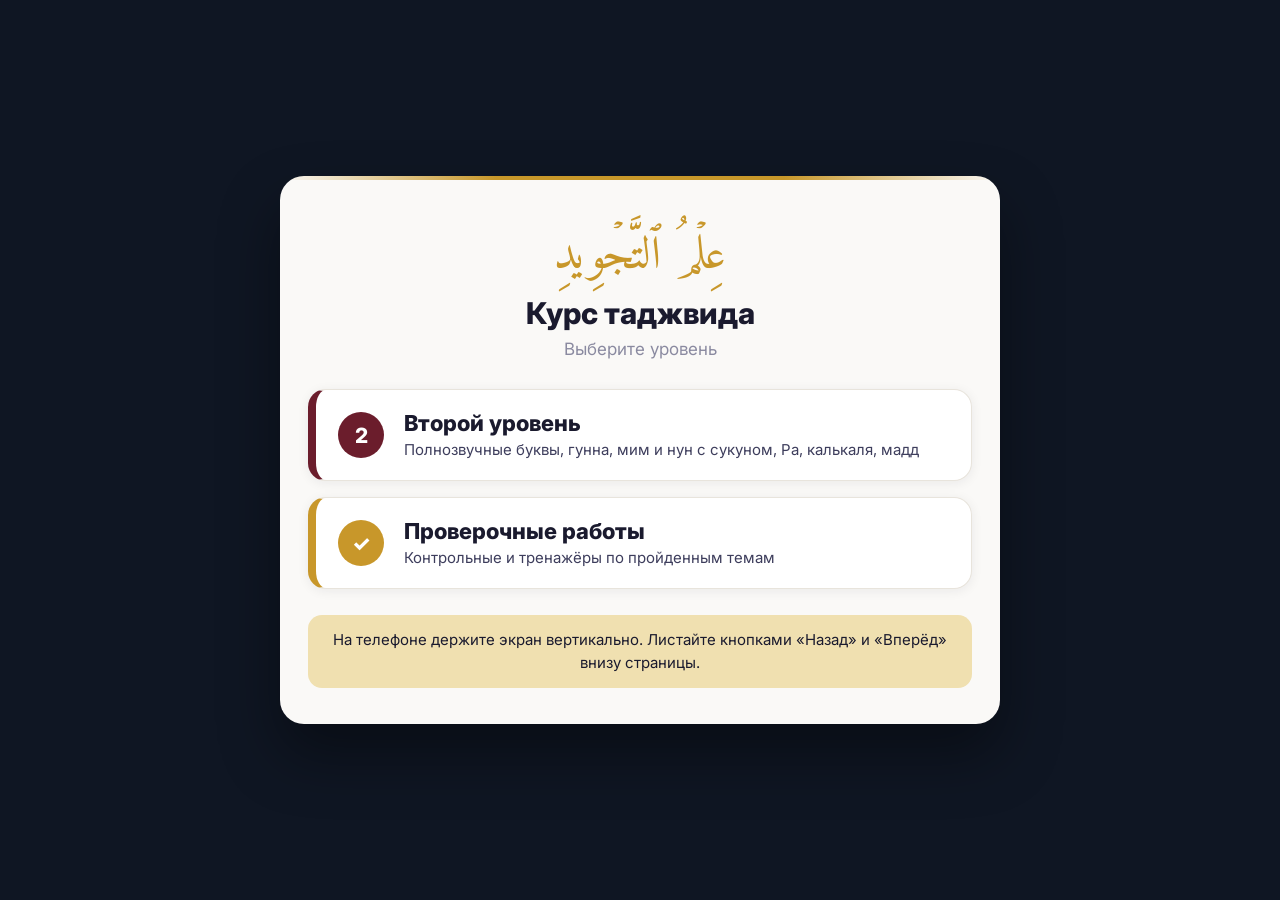
<file: index.html>
<!DOCTYPE html>
<html lang="ru">
<head>
<meta charset="UTF-8">
<meta name="viewport" content="width=device-width, initial-scale=1.0, viewport-fit=cover">
<meta name="color-scheme" content="light only">
<meta name="description" content="Интерактивные уроки таджвида: правила чтения Корана с примерами из сур.">
<meta property="og:type" content="website">
<meta property="og:title" content="Курс таджвида">
<meta property="og:description" content="Правила чтения Корана">
<meta property="og:url" content="https://dzhos7465-dotcom.github.io/tajweed-kurs/">
<meta property="og:image" content="https://dzhos7465-dotcom.github.io/tajweed-kurs/preview.jpg">
<meta property="og:image:width" content="1200">
<meta property="og:image:height" content="630">
<meta property="og:image:type" content="image/jpeg">
<meta name="twitter:card" content="summary_large_image">
<meta name="twitter:image" content="https://dzhos7465-dotcom.github.io/tajweed-kurs/preview.jpg">
<title>Курс таджвида</title>
<link href="https://fonts.googleapis.com/css2?family=Inter:wght@400;600;800&family=Amiri:wght@700&display=swap" rel="stylesheet">
<style>
:root{--ink:#1a1a2e;--ink-mid:#3d3d5c;--ink-soft:#8a8aa0;--accent:#1e3a5f;--gold:#c8972a;--gold-light:#f0e0b0;--heavy:#6B1D2C;--bg:#faf9f7}
*{box-sizing:border-box;margin:0;padding:0}
body{background:#0f1623;font-family:Inter,-apple-system,sans-serif;min-height:100vh;display:flex;align-items:center;justify-content:center;padding:24px 16px}
.wrap{background:var(--bg);border-radius:24px;max-width:720px;width:100%;padding:44px 28px 36px;position:relative;overflow:hidden;box-shadow:0 30px 60px rgba(0,0,0,.4)}
.wrap::before{content:'';position:absolute;top:0;left:0;right:0;height:4px;background:linear-gradient(90deg,transparent,var(--gold) 30%,var(--gold) 70%,transparent)}
.ar{font-family:Amiri,serif;font-size:46px;color:var(--gold);text-align:center;direction:rtl;line-height:1.6}
h1{font-size:30px;font-weight:800;color:var(--ink);text-align:center;margin-top:2px}
.sub{font-size:17px;color:var(--ink-soft);text-align:center;margin-top:8px}
.cards{display:flex;flex-direction:column;gap:16px;margin-top:30px}
a.card{display:flex;align-items:center;gap:20px;text-decoration:none;background:#fff;border:1.5px solid #e8e4dc;border-left:8px solid var(--heavy);border-radius:18px;padding:20px 22px;box-shadow:0 2px 12px rgba(26,26,46,.07);transition:transform .15s}
a.card:hover{transform:translateY(-3px)}
a.card.one{border-left-color:var(--accent)}
a.card.test{border-left-color:var(--gold)}
.test .num{background:var(--gold)}
.num{flex:0 0 46px;height:46px;border-radius:50%;background:var(--heavy);color:#fff;font-weight:800;font-size:21px;display:flex;align-items:center;justify-content:center}
.one .num{background:var(--accent)}
.t{font-size:22px;font-weight:800;color:var(--ink)}
.d{font-size:15px;color:var(--ink-mid);margin-top:3px;line-height:1.4}
.note{margin-top:26px;background:var(--gold-light);border-radius:14px;padding:14px 18px;font-size:15px;color:var(--ink);line-height:1.5;text-align:center}
</style>
</head>
<body>
<div class="wrap">
<div class="ar">عِلۡمُ ٱلتَّجۡوِيدِ</div>
<h1>Курс таджвида</h1>
<div class="sub">Выберите уровень</div>
<div class="cards">
<!--KURS1-->
<a class="card" href="kurs-2.html"><div class="num">2</div><div><div class="t">Второй уровень</div><div class="d">Полнозвучные буквы, гунна, мим и нун с сукуном, Ра, калькаля, мадд</div></div></a>
<a class="card test" href="proverka/"><div class="num">✓</div><div><div class="t">Проверочные работы</div><div class="d">Контрольные и тренажёры по пройденным темам</div></div></a>
</div>
<div class="note">На телефоне держите экран вертикально. Листайте кнопками «Назад» и «Вперёд» внизу страницы.</div>
</div>
</body>
</html>
</file>
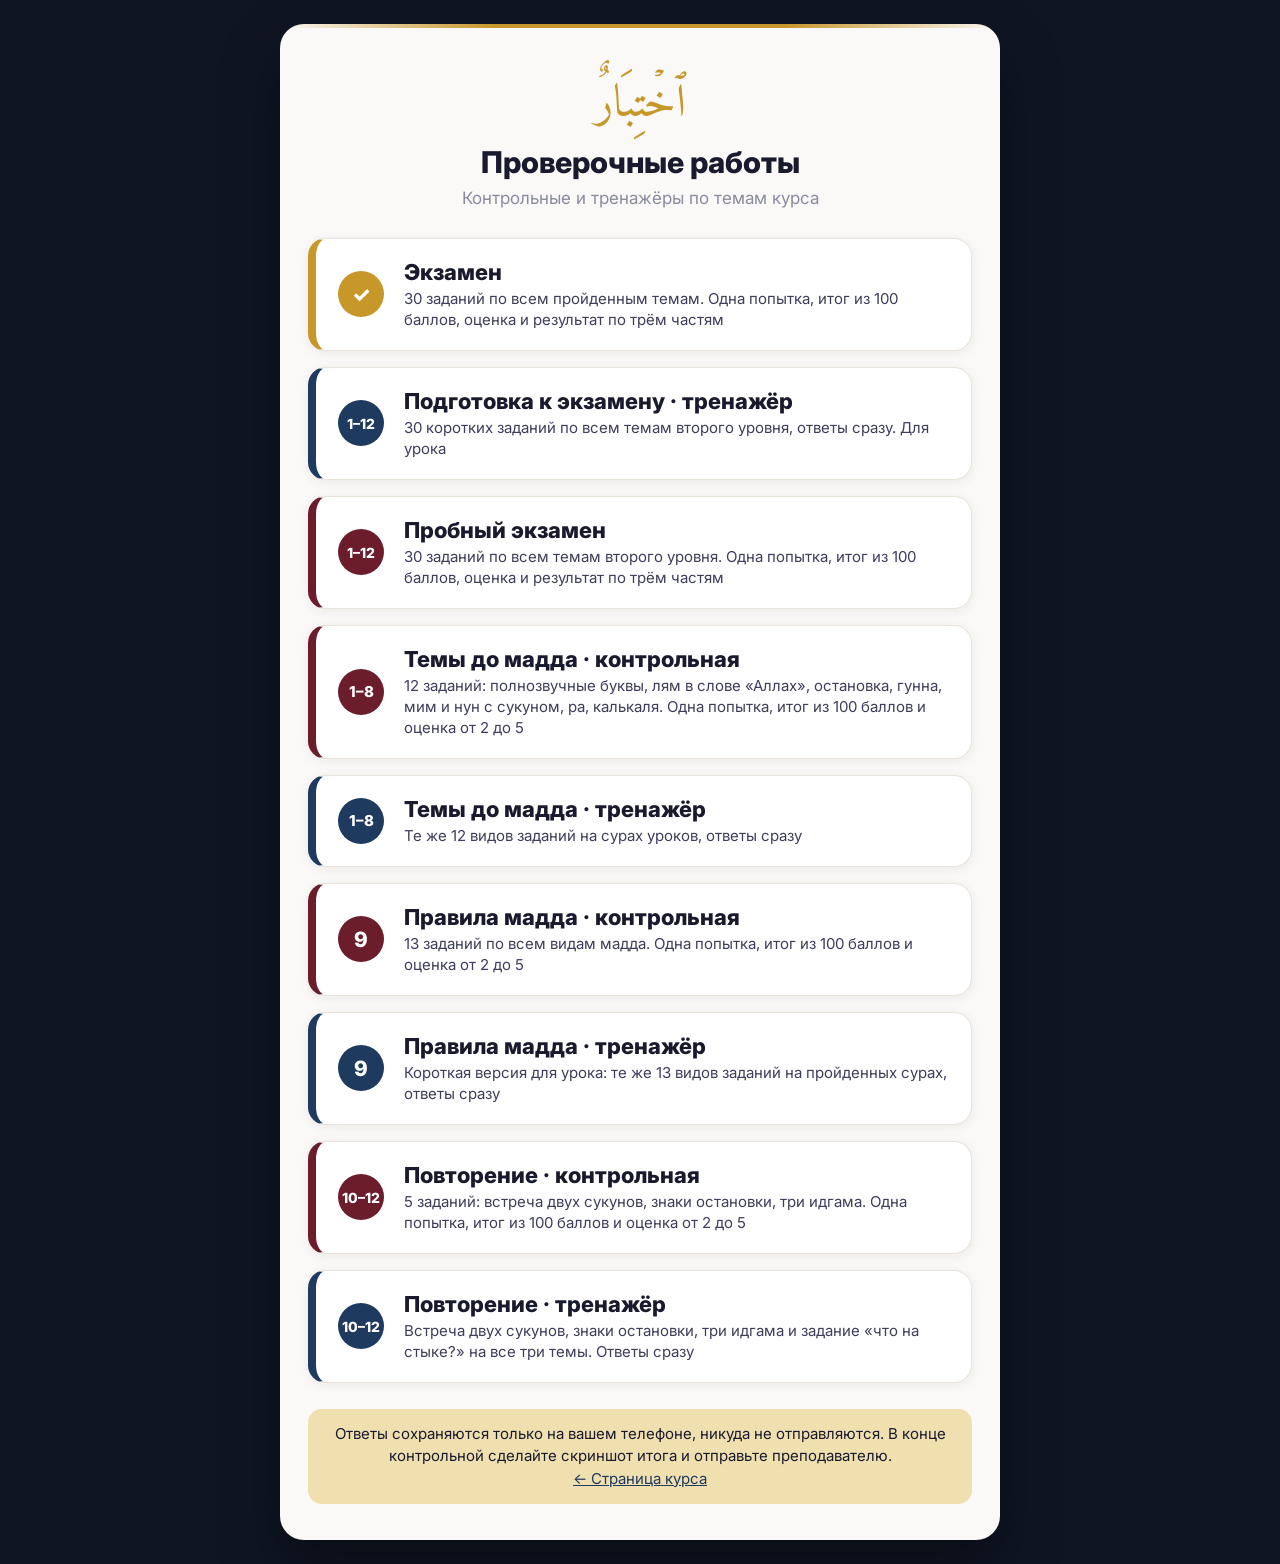
<file: proverka/index.html>
<!DOCTYPE html>
<html lang="ru">
<head>
<meta charset="UTF-8">
<meta name="viewport" content="width=device-width, initial-scale=1.0, viewport-fit=cover">
<meta name="color-scheme" content="light only">
<meta name="description" content="Интерактивные уроки таджвида: правила чтения Корана с примерами из сур.">
<meta property="og:type" content="website">
<meta property="og:title" content="Курс таджвида">
<meta property="og:description" content="Интерактивные уроки · правила чтения Корана">
<meta property="og:url" content="https://dzhos7465-dotcom.github.io/tajweed-kurs/">
<meta property="og:image" content="https://dzhos7465-dotcom.github.io/tajweed-kurs/preview.jpg">
<meta property="og:image:width" content="1200">
<meta property="og:image:height" content="630">
<meta name="twitter:card" content="summary_large_image">
<meta name="twitter:image" content="https://dzhos7465-dotcom.github.io/tajweed-kurs/preview.jpg">
<title>Проверочные работы</title>
<link href="https://fonts.googleapis.com/css2?family=Inter:wght@400;600;800&family=Amiri:wght@700&display=swap" rel="stylesheet">
<style>
:root{--ink:#1a1a2e;--ink-mid:#3d3d5c;--ink-soft:#8a8aa0;--accent:#1e3a5f;--gold:#c8972a;--gold-light:#f0e0b0;--heavy:#6B1D2C;--bg:#faf9f7}
*{box-sizing:border-box;margin:0;padding:0}
body{background:#0f1623;font-family:Inter,-apple-system,sans-serif;min-height:100vh;display:flex;align-items:center;justify-content:center;padding:24px 16px}
.wrap{background:var(--bg);border-radius:24px;max-width:720px;width:100%;padding:44px 28px 36px;position:relative;overflow:hidden;box-shadow:0 30px 60px rgba(0,0,0,.4)}
.wrap::before{content:'';position:absolute;top:0;left:0;right:0;height:4px;background:linear-gradient(90deg,transparent,var(--gold) 30%,var(--gold) 70%,transparent)}
.ar{font-family:Amiri,serif;font-size:46px;color:var(--gold);text-align:center;direction:rtl;line-height:1.6}
h1{font-size:30px;font-weight:800;color:var(--ink);text-align:center;margin-top:2px}
.sub{font-size:17px;color:var(--ink-soft);text-align:center;margin-top:8px}
.cards{display:flex;flex-direction:column;gap:16px;margin-top:30px}
a.card{display:flex;align-items:center;gap:20px;text-decoration:none;background:#fff;border:1.5px solid #e8e4dc;border-left:8px solid var(--heavy);border-radius:18px;padding:20px 22px;box-shadow:0 2px 12px rgba(26,26,46,.07);transition:transform .15s}
a.card:hover{transform:translateY(-3px)}
a.card.one{border-left-color:var(--accent)}
.num{flex:0 0 46px;height:46px;border-radius:50%;background:var(--heavy);color:#fff;font-weight:800;font-size:21px;display:flex;align-items:center;justify-content:center}
.one .num{background:var(--accent)}
.t{font-size:22px;font-weight:800;color:var(--ink)}
.d{font-size:15px;color:var(--ink-mid);margin-top:3px;line-height:1.4}
.note{margin-top:26px;background:var(--gold-light);border-radius:14px;padding:14px 18px;font-size:15px;color:var(--ink);line-height:1.5;text-align:center}
</style>
</head>
<body>
<div class="wrap">
<div class="ar">ٱخۡتِبَارٌ</div>
<h1>Проверочные работы</h1>
<div class="sub">Контрольные и тренажёры по темам курса</div>
<div class="cards">
<!--PROVERKA-->
<a class="card" href="ekzamen.html" style="border-left-color:var(--gold)"><div class="num" style="background:var(--gold)">✓</div><div><div class="t">Экзамен</div><div class="d">30 заданий по всем пройденным темам. Одна попытка, итог из 100 баллов, оценка и результат по трём частям</div></div></a>
<a class="card one" href="probnyj-trenazher.html"><div class="num" style="font-size:14px">1–12</div><div><div class="t">Подготовка к экзамену · тренажёр</div><div class="d">30 коротких заданий по всем темам второго уровня, ответы сразу. Для урока</div></div></a>
<a class="card" href="probnyj-kontrolnaya.html"><div class="num" style="font-size:14px">1–12</div><div><div class="t">Пробный экзамен</div><div class="d">30 заданий по всем темам второго уровня. Одна попытка, итог из 100 баллов, оценка и результат по трём частям</div></div></a>
<a class="card" href="do-madda-kontrolnaya.html"><div class="num" style="font-size:15px">1–8</div><div><div class="t">Темы до мадда · контрольная</div><div class="d">12 заданий: полнозвучные буквы, лям в слове «Аллах», остановка, гунна, мим и нун с сукуном, ра, калькаля. Одна попытка, итог из 100 баллов и оценка от 2 до 5</div></div></a>
<a class="card one" href="do-madda-trenazher.html"><div class="num" style="font-size:15px">1–8</div><div><div class="t">Темы до мадда · тренажёр</div><div class="d">Те же 12 видов заданий на сурах уроков, ответы сразу</div></div></a>
<a class="card" href="madd-kontrolnaya.html"><div class="num">9</div><div><div class="t">Правила мадда · контрольная</div><div class="d">13 заданий по всем видам мадда. Одна попытка, итог из 100 баллов и оценка от 2 до 5</div></div></a>
<a class="card one" href="madd-trenazher.html"><div class="num">9</div><div><div class="t">Правила мадда · тренажёр</div><div class="d">Короткая версия для урока: те же 13 видов заданий на пройденных сурах, ответы сразу</div></div></a>
<a class="card" href="povtor-kontrolnaya.html"><div class="num" style="font-size:14px">10–12</div><div><div class="t">Повторение · контрольная</div><div class="d">5 заданий: встреча двух сукунов, знаки остановки, три идгама. Одна попытка, итог из 100 баллов и оценка от 2 до 5</div></div></a>
<a class="card one" href="povtor-trenazher.html"><div class="num" style="font-size:14px">10–12</div><div><div class="t">Повторение · тренажёр</div><div class="d">Встреча двух сукунов, знаки остановки, три идгама и задание «что на стыке?» на все три темы. Ответы сразу</div></div></a>
</div>
<div class="note">Ответы сохраняются только на вашем телефоне, никуда не отправляются. В конце контрольной сделайте скриншот итога и отправьте преподавателю.<br><a href="../" style="color:var(--accent)">← Страница курса</a></div>
</div>
</body>
</html>
</file>
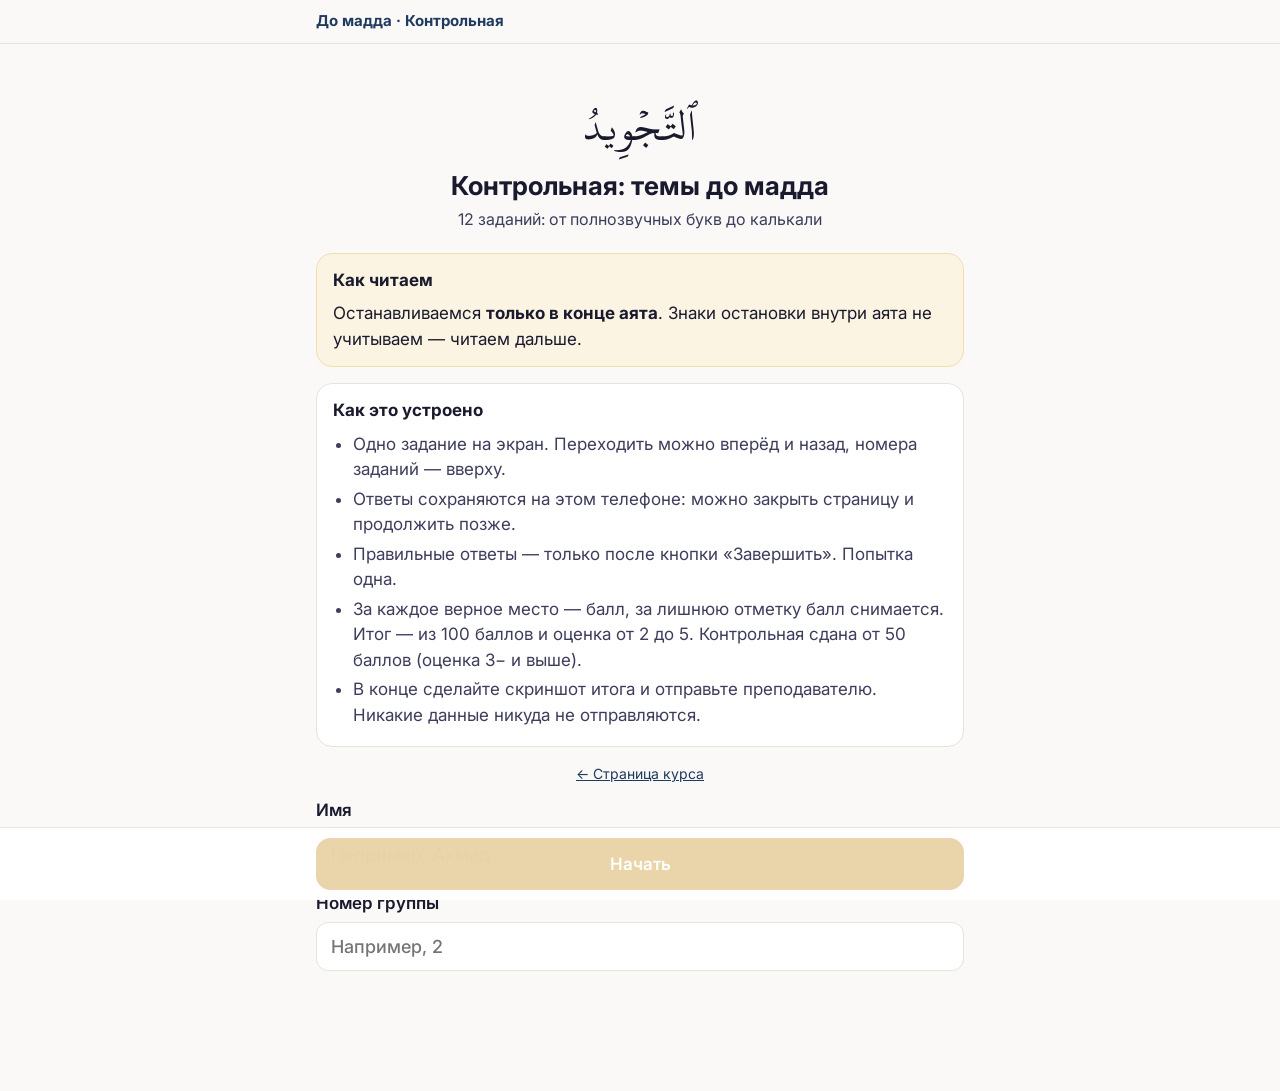
<file: proverka/do-madda-kontrolnaya.html>
<!DOCTYPE html>
<html lang="ru">
<head>
<meta charset="utf-8">
<meta name="viewport" content="width=device-width, initial-scale=1, viewport-fit=cover">
<meta name="color-scheme" content="light only">
<title>Контрольная: темы до мадда</title>
<link rel="preconnect" href="https://fonts.googleapis.com">
<link href="https://fonts.googleapis.com/css2?family=Inter:wght@400;500;600;700&display=swap" rel="stylesheet">
<style>
@font-face{font-family:'Hand';font-weight:700;font-display:block;src:url([data-uri]) format('woff2')}

@font-face{font-family:'KFGQPC Hafs';font-display:block;src:url([data-uri]) format('woff2')}
:root{color-scheme:light only;--ink:#1a1a2e;--ink-mid:#3d3d5c;--ink-soft:#8a8aa0;--accent:#1e3a5f;--gold:#c8972a;--gold-light:#f0e0b0;--gold-bg:#fbf4e2;
--ok:#2e7d4f;--ok-bg:#e3f2e8;--bad:#c0392b;--bad-bg:#fbe5e2;--grey:#b9b9c6;--line:#e7e3da;--bg:#faf9f7;--card:#fff;
--font-ui:'Inter',system-ui,-apple-system,'Segoe UI',Roboto,sans-serif;--font-ar:'KFGQPC Hafs','Amiri',serif}
*{box-sizing:border-box;-webkit-tap-highlight-color:transparent}
html{-webkit-text-size-adjust:100%;text-size-adjust:100%}
body{margin:0;background:var(--bg);color:var(--ink);font:400 17px/1.5 var(--font-ui)}
button{font-family:inherit;color:inherit}
.wrap{max-width:680px;margin:0 auto;padding:0 16px}
/* шапка */
.top{position:sticky;top:0;z-index:20;background:rgba(250,249,247,.96);backdrop-filter:blur(6px);border-bottom:1px solid var(--line);padding-top:env(safe-area-inset-top)}
.top .wrap{padding-top:10px;padding-bottom:10px}
.top-row{display:flex;align-items:center;justify-content:space-between;gap:10px}
.top-ttl{font-weight:700;font-size:15px;color:var(--accent);white-space:nowrap;overflow:hidden;text-overflow:ellipsis}
.clk{color:var(--accent);font-variant-numeric:tabular-nums}
.top-cnt{font-weight:600;font-size:15px;color:var(--ink-mid);white-space:nowrap}
.prog{height:5px;border-radius:3px;background:var(--line);margin-top:8px;overflow:hidden}
.prog i{display:block;height:100%;background:var(--gold);border-radius:3px;transition:width .3s}
.dots{position:relative;display:flex;gap:4px;margin-top:9px;overflow-x:auto;-webkit-overflow-scrolling:touch;scrollbar-width:none;padding-bottom:2px}
.dots::-webkit-scrollbar{display:none}
.dot{flex:0 0 30px;height:26px;border-radius:13px;border:1.5px solid var(--line);background:#fff;font:600 12px var(--font-ui);color:var(--ink-soft);padding:0;cursor:pointer}
.dot.done{background:var(--gold-light);border-color:var(--gold);color:var(--ink)}
.dot.cur{border-color:var(--accent);box-shadow:0 0 0 2px rgba(30,58,95,.15);color:var(--accent)}
.dot.r-ok{background:var(--ok-bg);border-color:var(--ok);color:var(--ok)}
.dot.r-bad{background:var(--bad-bg);border-color:var(--bad);color:var(--bad)}
/* экран задания */
main{padding:18px 0 120px}
body.nobar main{padding-bottom:30px}
body.nobar .bar{display:none}
.tnum{font-size:14px;font-weight:600;color:var(--gold);letter-spacing:.04em;text-transform:uppercase}
h1{font-size:24px;line-height:1.25;margin:4px 0 8px;color:var(--ink)}
.instr{font-size:17px;color:var(--ink-mid);margin:0 0 10px}
.cond{display:inline-flex;align-items:center;gap:6px;font-size:13.5px;font-weight:500;color:var(--accent);background:#eaf0f7;border-radius:14px;padding:4px 11px;margin-bottom:14px}
.howbtn{font-size:13.5px;font-weight:500;color:var(--ink-soft);background:none;border:none;text-decoration:underline dotted;padding:4px 6px;cursor:pointer;margin-left:4px}
.ar{font-family:var(--font-ar);direction:rtl;text-align:center;color:var(--ink)}
.aya{font-size:clamp(25px,7vw,33px);line-height:2.05;word-spacing:2px}
.num{font-family:var(--font-ar);white-space:nowrap}
.tw{border-bottom:2.5px solid var(--gold);padding-bottom:2px}
.hlm{color:#6B1D2C}
.tw.whole{}
/* карточки */
.card{background:var(--card);border:1.5px solid var(--line);border-radius:16px;padding:12px 14px 14px;margin:0 0 14px;position:relative;transition:border-color .2s,background .2s}
.card .no{position:absolute;top:10px;left:12px;font:700 13px var(--font-ui);color:var(--ink-soft)}
.chips{display:grid;grid-template-columns:repeat(auto-fit,minmax(96px,1fr));gap:8px;margin-top:8px}
.chip{min-height:46px;border-radius:12px;border:1.5px solid var(--line);background:#fff;font:600 15.5px var(--font-ui);padding:6px 8px;cursor:pointer;line-height:1.2}
.chip.sel{border-color:var(--gold);background:var(--gold-light)}
.chip.c-ok{border-color:var(--ok);background:var(--ok-bg);color:var(--ok)}
.chip.c-bad{border-color:var(--bad);background:var(--bad-bg);color:var(--bad)}
.chip:disabled{cursor:default}
.card.r-ok{border-color:var(--ok)}
.card.r-bad{border-color:var(--bad)}
.card.r-miss{border-color:var(--ok);border-style:dashed}
.why{font-size:15px;margin-top:10px;padding:8px 11px;border-radius:10px;background:#f4f2ee;color:var(--ink-mid)}
.why b{color:var(--ink)}
.why.ok b{color:var(--ok)} .why.bad b{color:var(--bad)}
/* карточки выбора */
.grid{display:grid;grid-template-columns:1fr 1fr;gap:12px}
.pick{cursor:pointer;user-select:none;-webkit-user-select:none;text-align:center;padding:14px 10px 12px}
.pick.sel{border-color:var(--gold);background:var(--gold-bg)}
.pick .w1{font-size:clamp(30px,9vw,40px);line-height:1.9}
.pick.r-ok{background:var(--ok-bg)} .pick.r-bad{background:var(--bad-bg)}
.pick.r-miss{background:#fff}
.mark{position:absolute;top:8px;right:10px;width:24px;height:24px;border-radius:50%;border:1.5px solid var(--line);background:#fff;font:700 14px/21px var(--font-ui);text-align:center;color:#fff}
.pick.sel .mark{background:var(--gold);border-color:var(--gold)}
.pick.sel .mark::after{content:"✓"}
.pick.r-ok .mark{background:var(--ok);border-color:var(--ok)}
.pick.r-bad .mark{background:var(--bad);border-color:var(--bad)}
.pick.r-bad .mark::after{content:"✕"}
.pick.r-miss .mark{border-color:var(--ok);border-style:dashed;background:#fff}
.pick.r-miss .mark::after{content:""}
.pick .why{font-size:13.5px;padding:6px 8px;text-align:left}
.pickaya{text-align:center}
/* текст суры с нажатием */
.sura{background:var(--card);border:1.5px solid var(--line);border-radius:16px;padding:10px 12px 14px;margin-bottom:14px}
.sura-head{display:flex;flex-direction:column;align-items:center}
.basm{font-family:var(--font-ar);font-size:clamp(22px,6vw,28px);text-align:center;direction:rtl;margin:0 0 4px;color:var(--ink)}
.flow{font-size:clamp(25px,7vw,33px);line-height:2.15;text-align:justify;text-align-last:center}
.flow .aybl{display:inline}
.tap{cursor:pointer;border-radius:8px;transition:background .15s}
.tap.m{background:var(--gold-light)}
.tap.t-ok{background:var(--ok-bg);color:var(--ok)}
.tap.t-bad{background:var(--bad-bg);color:var(--bad)}
.tap.t-neu{background:#ececf1;color:var(--ink-mid)}
.tap.t-miss{text-decoration:underline dashed var(--ok);text-decoration-thickness:2px;text-underline-offset:10px}
.flow.ro .tap{cursor:default}
.mlist h3{font-size:16px;margin:4px 0 8px;color:var(--ink-mid)}
.mrow{display:flex;align-items:center;gap:10px;background:#fff;border:1.5px solid var(--line);border-radius:14px;padding:8px 10px;margin-bottom:10px}
.mrow .mw{font-family:var(--font-ar);font-size:28px;line-height:1.7;min-width:90px;text-align:center;direction:rtl}
.mrow .chips{flex:1;margin-top:0;grid-template-columns:repeat(3,1fr)}
.mrow .chip{min-height:42px;font-size:13.5px;padding:4px}
.mrow.r-ok{border-color:var(--ok)} .mrow.r-bad{border-color:var(--bad)}
.empty{color:var(--ink-soft);font-size:15px;text-align:center;padding:10px}
.legend{display:flex;flex-wrap:wrap;gap:6px 14px;font-size:13.5px;color:var(--ink-mid);margin:-4px 0 12px}
.legend span.nos::before{display:none}
.legend span::before{content:"";display:inline-block;width:12px;height:12px;border-radius:3px;margin-right:5px;vertical-align:-1px;background:var(--c)}
/* нижняя панель */
.bar{position:fixed;left:0;right:0;bottom:0;z-index:20;background:rgba(255,255,255,.97);border-top:1px solid var(--line);padding-bottom:env(safe-area-inset-bottom)}
.bar .wrap{display:flex;gap:10px;padding-top:10px;padding-bottom:10px}
.btn{flex:1;min-height:52px;border-radius:14px;border:1.5px solid var(--accent);background:var(--accent);color:#fff;font:600 17px var(--font-ui);cursor:pointer}
.btn.sec{background:#fff;color:var(--accent)}
.btn.gold{background:var(--gold);border-color:var(--gold)}
.btn:disabled{opacity:.4;cursor:default}
.btn.small{flex:0 0 auto;padding:0 16px}
/* стартовый и итоговый экраны */
.hero{text-align:center;padding:24px 0 6px}
.hero .ar{font-size:clamp(34px,10vw,46px);line-height:1.8}
.hero h1{font-size:26px;margin:2px 0 4px}
.hero .sub{color:var(--ink-mid);font-size:16px}
.box{background:#fff;border:1.5px solid var(--line);border-radius:16px;padding:14px 16px;margin:16px 0}
.box h3{margin:0 0 8px;font-size:17px}
.box ul{margin:0;padding-left:20px} .box li{margin:4px 0;color:var(--ink-mid)}
.box.gold{background:var(--gold-bg);border-color:var(--gold-light)}
label.fld{display:block;font-weight:600;margin:6px 0}
input.name{width:100%;font:500 18px var(--font-ui);padding:13px 14px;border-radius:12px;border:1.5px solid var(--line);background:#fff;color:var(--ink)}
input.name:focus{outline:none;border-color:var(--gold)}
.score{text-align:center;margin:6px 0 2px}
.res-box{padding:6px 12px;margin:10px 0}
.res-btns{display:flex;gap:10px;margin-top:14px}

.mark-wrap{position:relative;display:inline-block;width:170px;height:140px;margin:0 auto 2px}
.mark-wrap svg{position:absolute;inset:0;width:100%;height:100%;overflow:visible}
.mark-wrap svg path{fill:none;stroke:#c0392b;stroke-width:3.2;stroke-linecap:round;stroke-linejoin:round;stroke-dasharray:640;stroke-dashoffset:640;animation:ink 1s .55s ease-out forwards}
.hand{position:absolute;left:0;right:0;top:50%;transform:translateY(-54%) rotate(-7deg);font-family:'Hand',cursive;font-weight:700;font-size:118px;line-height:1;color:#c0392b;text-align:center;letter-spacing:-2px;opacity:0;animation:pen .45s .1s ease-out forwards}
.hand sup{font-size:.55em;vertical-align:.55em;margin-left:6px}
@keyframes ink{to{stroke-dashoffset:0}}
@keyframes pen{from{opacity:0;transform:translateY(-54%) rotate(-7deg) scale(1.15)}to{opacity:1;transform:translateY(-54%) rotate(-7deg) scale(1)}}
.score .of b{color:var(--ink);font-size:22px}
.score .big{font-size:52px;font-weight:700;line-height:1;color:var(--accent)}
.score .of{font-size:18px;color:var(--ink-soft)}
.verdict{display:inline-block;margin-top:10px;font-weight:700;padding:6px 16px;border-radius:16px}
.verdict.ok{background:var(--ok-bg);color:var(--ok)} .verdict.bad{background:var(--bad-bg);color:var(--bad)}
.who{text-align:center;color:var(--ink-mid);font-size:15px;margin-top:8px}
table.res{width:100%;border-collapse:collapse;font-size:15px}
table.res td{padding:5px 4px;border-bottom:1px solid var(--line);font-size:14px;line-height:1.3}
table.res td:last-child{text-align:right;font-weight:600;white-space:nowrap}
table.res tr.full td:last-child{color:var(--ok)}
table.res tr.low td:last-child{color:var(--bad)}
table.res.parts td{font-size:16px;padding:7px 4px}
table.res th{text-align:left;font-size:13px;color:var(--accent);padding:10px 4px 3px}
details.res-box summary{cursor:pointer;font-weight:600;padding:8px 0;color:var(--accent)}
.note{font-size:14px;color:var(--ink-soft);text-align:center;margin-top:10px}
/* окно */
.ov{position:fixed;inset:0;background:rgba(26,26,46,.45);z-index:50;display:flex;align-items:flex-end;justify-content:center}
.sheet{background:#fff;width:100%;max-width:680px;border-radius:20px 20px 0 0;padding:20px 18px calc(18px + env(safe-area-inset-bottom));max-height:88vh;overflow:auto;animation:up .25s}
@media(min-width:700px){.ov{align-items:center}.sheet{border-radius:20px;max-width:560px}}
@keyframes up{from{transform:translateY(40px);opacity:0}}
.sheet h2{margin:0 0 10px;font-size:21px}
.sheet p{margin:8px 0;color:var(--ink-mid)}
.sheet .btns{display:flex;gap:10px;margin-top:16px}
.demo{background:var(--bg);border-radius:12px;padding:10px 12px;margin:10px 0;font-size:15px;color:var(--ink-mid)}
.play{width:34px;height:34px;border-radius:50%;border:1.5px solid var(--gold);background:#fff;color:var(--gold);font:700 13px var(--font-ui);cursor:pointer;padding:0;flex-shrink:0}
.play.on{background:var(--gold);color:#fff}
.card .play{position:absolute;top:8px;right:10px}
.aynum-play{display:flex;justify-content:center;gap:8px;flex-wrap:wrap;margin-top:6px}
.aynum-play button{border:1.5px solid var(--gold);background:#fff;color:var(--gold);border-radius:16px;font:600 13.5px var(--font-ui);padding:4px 10px;cursor:pointer}
.aynum-play button.on{background:var(--gold);color:#fff}
.sura-frame{display:flex;align-items:center;justify-content:center;gap:16px;margin:0 auto 4px;flex-shrink:0}
.sura-frame::before,.sura-frame::after{content:"";height:96px;width:37px;background:center/contain no-repeat;flex-shrink:0}
.sura-frame::after{background-image:url("data:image/svg+xml,%3Csvg%20xmlns%3D%22http%3A//www.w3.org/2000/svg%22%20viewBox%3D%22196%20-1568%20960%202499%22%3E%3Cpath%20transform%3D%22scale%281%2C-1%29%22%20fill%3D%22%23c8972a%22%20d%3D%22M971%20297Q934%20283%20875%20205Q822%20138%20779%20138Q772%20138%20763.5%20141.5Q755%20145%20753%20145Q743%20159%20736%20163Q740%20149%20740%20136Q740%2086%20694%2052Q652%2021%20602%2021Q548%2021%20518%2061Q490%2098%20490%20153Q490%20184%20512.0%20208.5Q534%20233%20566%20233Q615%20233%20625%20177Q623%20181%20618%20181Q614%20181%20611%20179Q605%20218%20564%20218Q544%20218%20525.5%20196.5Q507%20175%20507%20154Q507%20114%20532.0%2088.0Q557%2062%20597%2062Q638%2062%20664.0%2091.0Q690%20120%20690%20163Q690%20186%20681%20210Q671%20229%20662%20250Q664%20250%20673.5%20256.0Q683%20262%20690%20262Q666%20262%20718.0%20242.5Q770%20223%20787%20223Q822%20223%20849%20242Q878%20265%20934%20311L848%20379Q818%20397%20785%20397Q748%20397%20689%20359Q682%20359%20672.5%20365.0Q663%20371%20662%20371Q689%20433%20689%20457Q689%20501%20663.5%20529.5Q638%20558%20596%20558Q556%20558%20531.0%20532.5Q506%20507%20506%20467Q506%20446%20524.5%20424.5Q543%20403%20564%20403Q604%20403%20610%20442Q613%20440%20616%20440Q621%20440%20624%20444Q614%20388%20565%20388Q533%20388%20511.5%20412.0Q490%20436%20490%20468Q490%20523%20516%20560Q547%20600%20601%20600Q651%20600%20693%20569Q738%20535%20738%20486Q738%20472%20735%20458Q741%20462%20753%20477Q754%20477%20762.5%20480.5Q771%20484%20777%20484Q822%20484%20874%20416Q934%20338%20970%20324Q993%20315%20993.0%20311.0Q993%20307%20971%20297ZM342%201334Q349%201312%20334%201276Q261%201286%20220%201404Q215%201421%20211%201457Q217%201442%20235%201414Q247%201402%20293%201377Q334%201355%20342%201334ZM341%20-710Q334%20-732%20293.5%20-753.0Q253%20-774%20242%20-784Q226%20-798%20211%20-833Q212%20-816%20220%20-781Q261%20-662%20334%20-652Q348%20-687%20341%20-710ZM316%201431Q321%201408%20301%201373Q230%201391%20201%201515Q196%201534%20196%201568Q201%201554%20216%201523Q226%201509%20271%201479Q311%201454%20316%201431ZM631%20839Q634%20754%20609%20697Q595%20667%20532%20584Q487%20523%20487%20480Q487%20437%20512.5%20409.5Q538%20382%20581%20382Q614%20382%20614%20355Q614%20320%20583%20320Q519%20320%20472.0%20362.0Q425%20404%20425%20468Q425%20545%20465%20580Q437%20599%20437%20650Q437%20673%20447%20694Q515%20838%20516%20884Q519%20981%20477%201076Q434%201175%20358%201228Q298%201271%20293%201317Q291%201340%20305.5%201362.0Q320%201384%20341%201386Q384%201391%20399%201353Q405%201337%20399%201322Q390%201296%20365%201296Q331%201296%20331%201330Q331%201349%20352%201356Q339%201358%20332.5%201345.0Q326%201332%20327%201318Q330%201295%20360%201269Q618%201071%20631%20839ZM631%20-202Q623%20-406%20360%20-632Q346%20-644%20341%20-650Q330%20-663%20327%20-682Q326%20-695%20332.5%20-707.5Q339%20-720%20352%20-719Q331%20-711%20331%20-692Q331%20-659%20365%20-659Q390%20-659%20399%20-685Q404%20-700%20399%20-715Q384%20-754%20341%20-749Q319%20-746%20305.0%20-724.5Q291%20-703%20293%20-680Q298%20-634%20358%20-591Q434%20-538%20477%20-439Q519%20-344%20516%20-247Q515%20-201%20447%20-57Q437%20-36%20437%20-13Q437%2038%20465%2056Q425%2092%20425%20169Q425%20233%20472.0%20275.0Q519%20317%20583%20317Q614%20317%20614%20282Q614%20254%20581%20254Q538%20254%20512.5%20226.5Q487%20199%20487%20157Q487%20113%20532%2053Q596%20-32%20609%20-60Q634%20-116%20631%20-202ZM316%20-794Q310%20-817%20271.5%20-842.5Q233%20-868%20222%20-879Q208%20-895%20196%20-931Q196%20-914%20201%20-877Q230%20-753%20301%20-736Q321%20-771%20316%20-794ZM1156%20307H1062Q985%20349%20935%20430Q876%20528%20741%20550Q864%20597%20874%20715Q854%20854%20749%20876Q736%20876%20722%20870Q727%20871%20734%20871Q773%20871%20773%20823Q773%20802%20754.0%20787.5Q735%20773%20714%20773Q656%20777%20650%20840Q652%20918%20745%20935Q799%20936%20864%20889Q1010%20729%20898%20552Q976%20527%20991%20460Q1037%20381%201156%20307ZM673%20922Q638%201134%20390%201303Q684%201217%20750%20956ZM650%20830Q652%20899%20731%20908Q804%20896%20811%20830Q802%20752%20731%20749Q652%20754%20650%20830ZM640%20660Q642%20729%20721%20738Q794%20726%20801%20660Q792%20582%20721%20579Q642%20584%20640%20660ZM991%20177Q976%20110%20898%2085Q1010%20-92%20864%20-252Q799%20-299%20745%20-298Q652%20-281%20650%20-203Q656%20-140%20714%20-136Q735%20-136%20754.0%20-150.5Q773%20-165%20773%20-186Q773%20-234%20734%20-234Q727%20-234%20722%20-233Q736%20-239%20749%20-239Q854%20-217%20874%20-78Q864%2040%20741%2087Q876%20109%20935%20207Q985%20288%201062%20330H1156Q1037%20256%20991%20177ZM750%20-319Q684%20-580%20390%20-666Q638%20-497%20673%20-285ZM731%20-112Q802%20-115%20811%20-193Q804%20-259%20731%20-271Q652%20-262%20650%20-193Q652%20-117%20731%20-112ZM721%2058Q792%2055%20801%20-23Q794%20-89%20721%20-101Q642%20-92%20640%20-23Q642%2053%20721%2058Z%22/%3E%3C/svg%3E")}
.sura-frame::before{background-image:url("data:image/svg+xml,%3Csvg%20xmlns%3D%22http%3A//www.w3.org/2000/svg%22%20viewBox%3D%22-4%20-1568%20960%202499%22%3E%3Cpath%20transform%3D%22scale%281%2C-1%29%22%20fill%3D%22%23c8972a%22%20d%3D%22M182%20324Q217%20338%20278%20416Q330%20484%20375%20484Q381%20484%20389.5%20480.5Q398%20477%20399%20477Q411%20462%20417%20458Q414%20472%20414%20486Q414%20535%20459%20569Q500%20600%20551%20600Q605%20600%20635%20560Q662%20523%20662%20468Q662%20436%20640.5%20412.0Q619%20388%20587%20388Q538%20388%20528%20444Q531%20440%20536%20440Q539%20440%20542%20442Q548%20403%20588%20403Q609%20403%20627.5%20424.5Q646%20446%20646%20467Q646%20507%20621.0%20532.5Q596%20558%20556%20558Q514%20558%20488.5%20529.5Q463%20501%20463%20457Q463%20433%20490%20371Q489%20371%20479.5%20365.0Q470%20359%20463%20359Q404%20397%20366%20397Q334%20397%20304%20379L217%20311Q274%20265%20302%20242Q330%20223%20364%20223Q382%20223%20434.0%20242.5Q486%20262%20462%20262Q469%20262%20478.5%20256.0Q488%20250%20490%20250Q481%20229%20471%20210Q462%20186%20462%20163Q462%20120%20488.0%2091.0Q514%2062%20555%2062Q595%2062%20619.5%2088.0Q644%20114%20644%20154Q644%20175%20626.0%20196.5Q608%20218%20588%20218Q547%20218%20541%20179Q538%20181%20534%20181Q529%20181%20527%20177Q537%20233%20586%20233Q618%20233%20640.0%20208.5Q662%20184%20662%20153Q662%2098%20633%2061Q604%2021%20550%2021Q499%2021%20458%2052Q412%2086%20412%20136Q412%20149%20416%20163Q409%20159%20399%20145Q397%20145%20388.5%20141.5Q380%20138%20373%20138Q330%20138%20277%20205Q217%20283%20181%20297Q159%20307%20158.5%20311.0Q158%20315%20182%20324ZM859%201377Q905%201402%20917%201414Q935%201442%20941%201457Q937%201421%20932%201404Q891%201286%20818%201276Q803%201312%20810%201334Q818%201355%20859%201377ZM818%20-652Q891%20-662%20932%20-781Q940%20-816%20941%20-833Q926%20-798%20910%20-784Q899%20-774%20858.5%20-753.0Q818%20-732%20811%20-710Q804%20-687%20818%20-652ZM881%201479Q926%201509%20936%201523Q951%201554%20956%201568Q956%201534%20951%201515Q922%201391%20851%201373Q831%201408%20836%201431Q841%201454%20881%201479ZM792%201269Q822%201295%20825%201318Q826%201332%20819.5%201345.0Q813%201358%20800%201356Q821%201349%20821%201330Q821%201296%20787%201296Q762%201296%20753%201322Q747%201337%20753%201353Q768%201391%20811%201386Q832%201384%20846.5%201362.0Q861%201340%20859%201317Q854%201271%20794%201228Q718%201175%20675%201076Q633%20981%20636%20884Q637%20838%20705%20694Q715%20673%20715%20650Q715%20599%20687%20580Q727%20545%20727%20468Q727%20404%20680.0%20362.0Q633%20320%20569%20320Q538%20320%20538%20355Q538%20382%20571%20382Q614%20382%20639.5%20409.5Q665%20437%20665%20480Q665%20523%20620%20584Q557%20667%20543%20697Q518%20754%20521%20839Q534%201071%20792%201269ZM543%20-60Q556%20-32%20620%2053Q665%20113%20665%20157Q665%20199%20639.5%20226.5Q614%20254%20571%20254Q538%20254%20538%20282Q538%20317%20569%20317Q633%20317%20680.0%20275.0Q727%20233%20727%20169Q727%2092%20687%2056Q715%2038%20715%20-13Q715%20-36%20705%20-57Q637%20-201%20636%20-247Q633%20-344%20675%20-439Q718%20-538%20794%20-591Q854%20-634%20859%20-680Q861%20-703%20847.0%20-724.5Q833%20-746%20811%20-749Q768%20-754%20753%20-715Q748%20-700%20753%20-685Q762%20-659%20787%20-659Q821%20-659%20821%20-692Q821%20-711%20800%20-719Q813%20-720%20819.5%20-707.5Q826%20-695%20825%20-682Q822%20-663%20811%20-650Q806%20-644%20792%20-632Q529%20-406%20521%20-202Q518%20-116%20543%20-60ZM851%20-736Q922%20-753%20951%20-877Q956%20-914%20956%20-931Q944%20-895%20930%20-879Q919%20-868%20880.5%20-842.5Q842%20-817%20836%20-794Q831%20-771%20851%20-736ZM161%20460Q176%20527%20254%20552Q142%20729%20288%20889Q352%20936%20407%20935Q499%20918%20501%20840Q495%20777%20438%20773Q417%20773%20398.0%20787.5Q379%20802%20379%20823Q379%20871%20418%20871Q424%20871%20430%20870Q416%20876%20403%20876Q298%20854%20278%20715Q288%20597%20411%20550Q276%20528%20217%20430Q167%20349%2090%20307H-4Q115%20381%20161%20460ZM401%20956Q468%201217%20762%201303Q514%201134%20479%20922ZM421%20749Q350%20752%20341%20830Q348%20896%20421%20908Q500%20899%20502%20830Q500%20754%20421%20749ZM431%20579Q360%20582%20351%20660Q358%20726%20431%20738Q510%20729%20512%20660Q510%20584%20431%20579ZM-4%20330H90Q167%20288%20217%20207Q276%20109%20411%2087Q288%2040%20278%20-78Q298%20-217%20403%20-239Q416%20-239%20430%20-233Q424%20-234%20418%20-234Q379%20-234%20379%20-186Q379%20-165%20398.0%20-150.5Q417%20-136%20438%20-136Q495%20-140%20501%20-203Q499%20-281%20407%20-298Q352%20-299%20288%20-252Q142%20-92%20254%2085Q176%20110%20161%20177Q115%20256%20-4%20330ZM479%20-285Q514%20-497%20762%20-666Q468%20-580%20401%20-319ZM502%20-193Q500%20-262%20421%20-271Q348%20-259%20341%20-193Q350%20-115%20421%20-112Q500%20-117%20502%20-193ZM512%20-23Q510%20-92%20431%20-101Q358%20-89%20351%20-23Q360%2055%20431%2058Q510%2053%20512%20-23Z%22/%3E%3C/svg%3E")}
.sura-frame{gap:8px;margin:0 auto}
.sura-frame::before,.sura-frame::after{height:62px;width:24px}
.sura-frame span{font-family:var(--font-ar);font-weight:700;font-size:30px;line-height:1.5;color:var(--ink);direction:rtl;white-space:nowrap}
.sign{display:flex;justify-content:center;align-items:center;gap:12px;margin:0 0 6px;font-size:14px;color:var(--ink-soft)}
.sign svg{height:56px;width:auto}
.aya{overflow-wrap:anywhere}
.chip{hyphens:auto;-webkit-hyphens:auto;overflow-wrap:break-word;min-width:0}
</style>
</head>
<body>
<header class="top"><div class="wrap" id="top"></div></header>
<main><div class="wrap" id="app"></div></main>
<footer class="bar"><div class="wrap" id="bar"></div></footer>
<div id="ovl"></div>
<script type="application/json" id="data">{"mode": "k", "title": "Контрольная: темы до мадда", "short": "До мадда · Контрольная", "tasks": [{"key": "hv", "kind": "pickWord", "title": "Полнозвучные буквы", "instr": "Нажмите на все слова, в которых есть полнозвучная буква.", "opts": null, "items": [{"ok": true, "tw": "ٱلصَّمَدُ", "why": "", "au": "https://audio.qurancdn.com/wbw/112_002_002.mp3"}, {"ok": false, "tw": "أَحَدٌ", "why": "здесь нет ни одной из семи полнозвучных букв (خ ص ض غ ط ق ظ)", "au": "https://audio.qurancdn.com/wbw/112_001_004.mp3"}, {"ok": true, "tw": "وَٱلضُّحَىٰ", "why": "", "au": "https://audio.qurancdn.com/wbw/093_001_001.mp3"}, {"ok": false, "tw": "سَجَىٰ", "why": "здесь нет ни одной из семи полнозвучных букв (خ ص ض غ ط ق ظ)", "au": "https://audio.qurancdn.com/wbw/093_002_003.mp3"}, {"ok": false, "tw": "شَانِئَكَ", "why": "здесь нет ни одной из семи полнозвучных букв (خ ص ض غ ط ق ظ)", "au": "https://audio.qurancdn.com/wbw/108_003_002.mp3"}, {"ok": true, "tw": "فَصَلِّ", "why": "", "au": "https://audio.qurancdn.com/wbw/108_002_001.mp3"}, {"ok": false, "tw": "ٱلۡبَيۡتِ", "why": "здесь нет ни одной из семи полнозвучных букв (خ ص ض غ ط ق ظ)", "au": "https://audio.qurancdn.com/wbw/106_003_004.mp3"}, {"ok": true, "tw": "خَوۡفِۭ", "why": "", "au": "https://audio.qurancdn.com/wbw/106_004_007.mp3"}]}, {"key": "lam", "kind": "label", "title": "Лям в слове «Аллах»", "instr": "Как читается лям в выделенном слове «Аллах»?", "opts": ["Твёрдо", "Мягко"], "items": [{"ans": "Твёрдо", "au": "https://everyayah.com/data/Husary_Muallim_128kbps/096014.mp3", "words": ["أَلَمۡ", "يَعۡلَم", "بِأَنَّ", "ٱللَّهَ", "يَرَىٰ"], "ti": 3, "num": "١٤", "tw": ["ٱ", "للَّ‍", "‍هَ"]}, {"ans": "Мягко", "au": "https://everyayah.com/data/Husary_Muallim_128kbps/085008.mp3", "words": ["وَمَا", "نَقَمُواْ", "مِنۡهُمۡ", "إِلَّآ", "أَن", "يُؤۡمِنُواْ", "بِٱللَّهِ", "ٱلۡعَزِيزِ", "ٱلۡحَمِيدِ"], "ti": 6, "num": "٨", "tw": ["بِٱ", "للَّ‍", "‍هِ"]}, {"ans": "Твёрдо", "au": "https://everyayah.com/data/Husary_Muallim_128kbps/098002.mp3", "words": ["رَسُولٞ", "مِّنَ", "ٱللَّهِ", "يَتۡلُواْ", "صُحُفٗا", "مُّطَهَّرَةٗ"], "ti": 2, "num": "٢", "tw": ["ٱ", "للَّ‍", "‍هِ"]}, {"ans": "Мягко", "au": "https://everyayah.com/data/Husary_Muallim_128kbps/082019.mp3", "words": ["يَوۡمَ", "لَا", "تَمۡلِكُ", "نَفۡسٞ", "لِّنَفۡسٖ", "شَيۡـٔٗاۖ", "وَٱلۡأَمۡرُ", "يَوۡمَئِذٖ", "لِّلَّهِ"], "ti": 8, "num": "١٩", "tw": ["", "لِّلَّ‍", "‍هِ"]}, {"ans": "Твёрдо", "au": "https://everyayah.com/data/Husary_Muallim_128kbps/104006.mp3", "words": ["نَارُ", "ٱللَّهِ", "ٱلۡمُوقَدَةُ"], "ti": 1, "num": "٦", "tw": ["ٱ", "للَّ‍", "‍هِ"]}]}, {"key": "stop", "kind": "label", "title": "Остановка в конце аята", "instr": "Аят кончается на выделенном слове. Что происходит с концом слова при остановке?", "opts": ["Читаем «х»", "Читаем алиф", "Сукун, танвин уходит", "Малая буква не читается"], "items": [{"ans": "Читаем «х»", "au": "https://everyayah.com/data/Husary_Muallim_128kbps/104001.mp3", "words": ["وَيۡلٞ", "لِّكُلِّ", "هُمَزَةٖ", "لُّمَزَةٍ"], "ti": 3, "num": "١", "tw": ["لُّمَزَ", "ةٍ", ""]}, {"ans": "Сукун, танвин уходит", "au": "https://everyayah.com/data/Husary_Muallim_128kbps/112004.mp3", "words": ["وَلَمۡ", "يَكُن", "لَّهُۥ", "كُفُوًا", "أَحَدُۢ"], "ti": 4, "num": "٤", "tw": ["أَحَ‍", "‍دُۢ", ""]}, {"ans": "Читаем алиф", "au": "https://everyayah.com/data/Husary_Muallim_128kbps/100001.mp3", "words": ["وَٱلۡعَٰدِيَٰتِ", "ضَبۡحٗا"], "ti": 1, "num": "١", "tw": ["ضَبۡ‍", "‍حٗا", ""]}, {"ans": "Малая буква не читается", "au": "https://everyayah.com/data/Husary_Muallim_128kbps/084007.mp3", "words": ["فَأَمَّا", "مَنۡ", "أُوتِيَ", "كِتَٰبَهُۥ", "بِيَمِينِهِۦ"], "ti": 4, "num": "٧", "tw": ["بِيَمِينِ‍", "‍هِۦ", ""], "alt": "Читаем «х»", "altwhy": "При остановке ه читается с сукуном, то есть звучит «х». Полный ответ — малая буква после ه не читается."}]}, {"key": "gh", "kind": "tap", "title": "Гунна", "instr": "Нажмите на все слова, где есть гунна: мим или нун с ташдидом.", "opts": null, "extra": "здесь нет мима или нуна с ташдидом", "targets": {"114:1:3": "ok", "114:2:1": "ok", "114:3:1": "ok", "114:4:3": "ok", "114:5:4": "ok", "114:6:1": "ok", "114:6:2": "ok"}, "alt": {}, "blocks": [{"num": "١", "n": 1, "au": "https://everyayah.com/data/Husary_Muallim_128kbps/114001.mp3", "words": [{"t": "قُلۡ", "k": "114:1:0"}, {"t": "أَعُوذُ", "k": "114:1:1"}, {"t": "بِرَبِّ", "k": "114:1:2"}, {"t": "ٱلنَّاسِ", "k": "114:1:3"}]}, {"num": "٢", "n": 2, "au": "https://everyayah.com/data/Husary_Muallim_128kbps/114002.mp3", "words": [{"t": "مَلِكِ", "k": "114:2:0"}, {"t": "ٱلنَّاسِ", "k": "114:2:1"}]}, {"num": "٣", "n": 3, "au": "https://everyayah.com/data/Husary_Muallim_128kbps/114003.mp3", "words": [{"t": "إِلَٰهِ", "k": "114:3:0"}, {"t": "ٱلنَّاسِ", "k": "114:3:1"}]}, {"num": "٤", "n": 4, "au": "https://everyayah.com/data/Husary_Muallim_128kbps/114004.mp3", "words": [{"t": "مِن", "k": "114:4:0"}, {"t": "شَرِّ", "k": "114:4:1"}, {"t": "ٱلۡوَسۡوَاسِ", "k": "114:4:2"}, {"t": "ٱلۡخَنَّاسِ", "k": "114:4:3"}]}, {"num": "٥", "n": 5, "au": "https://everyayah.com/data/Husary_Muallim_128kbps/114005.mp3", "words": [{"t": "ٱلَّذِي", "k": "114:5:0"}, {"t": "يُوَسۡوِسُ", "k": "114:5:1"}, {"t": "فِي", "k": "114:5:2"}, {"t": "صُدُورِ", "k": "114:5:3"}, {"t": "ٱلنَّاسِ", "k": "114:5:4"}]}, {"num": "٦", "n": 6, "au": "https://everyayah.com/data/Husary_Muallim_128kbps/114006.mp3", "words": [{"t": "مِنَ", "k": "114:6:0"}, {"t": "ٱلۡجِنَّةِ", "k": "114:6:1"}, {"t": "وَٱلنَّاسِ", "k": "114:6:2"}]}], "order": ["114:1:0", "114:1:1", "114:1:2", "114:1:3", "114:2:0", "114:2:1", "114:3:0", "114:3:1", "114:4:0", "114:4:1", "114:4:2", "114:4:3", "114:5:0", "114:5:1", "114:5:2", "114:5:3", "114:5:4", "114:6:0", "114:6:1", "114:6:2"], "wtext": {"114:1:0": "قُلۡ", "114:1:1": "أَعُوذُ", "114:1:2": "بِرَبِّ", "114:1:3": "ٱلنَّاسِ", "114:2:0": "مَلِكِ", "114:2:1": "ٱلنَّاسِ", "114:3:0": "إِلَٰهِ", "114:3:1": "ٱلنَّاسِ", "114:4:0": "مِن", "114:4:1": "شَرِّ", "114:4:2": "ٱلۡوَسۡوَاسِ", "114:4:3": "ٱلۡخَنَّاسِ", "114:5:0": "ٱلَّذِي", "114:5:1": "يُوَسۡوِسُ", "114:5:2": "فِي", "114:5:3": "صُدُورِ", "114:5:4": "ٱلنَّاسِ", "114:6:0": "مِنَ", "114:6:1": "ٱلۡجِنَّةِ", "114:6:2": "وَٱلنَّاسِ"}, "sura": "سُورَةُ ٱلنَّاسِ", "basmala": "بِسۡمِ ٱللَّهِ ٱلرَّحۡمَٰنِ ٱلرَّحِيمِ"}, {"key": "mim", "kind": "tap", "title": "Мим с сукуном", "instr": "Нажмите на все слова, где мим с сукуном, и выберите правило для каждой отметки.", "opts": ["Изхар", "Ихфа", "Идгам"], "extra": "здесь нет мима с сукуном перед следующей буквой", "gen": {"Изхар": "после мима с сукуном любая буква, кроме م и ب, — мим читается ясно", "Ихфа": "после мима с сукуном буква ب — мим читается скрыто, с гунной", "Идгам": "после мима с сукуном ещё один мим — сливаются с гунной"}, "targets": {"83:14:4": "Идгам", "83:15:1": "Изхар", "83:15:3": "Изхар", "83:16:1": "Изхар", "83:17:4": "Ихфа"}, "alt": {}, "blocks": [{"num": "١٤", "n": 14, "au": "https://everyayah.com/data/Husary_Muallim_128kbps/083014.mp3", "words": [{"t": "كـَلَّاۖ", "k": "83:14:0"}, {"t": "بَلۡۜ", "k": "83:14:1"}, {"t": "رَانَ", "k": "83:14:2"}, {"t": "عَلَىٰ", "k": "83:14:3"}, {"t": "قُلُوبِهِم", "k": "83:14:4"}, {"t": "مَّا", "k": "83:14:5"}, {"t": "كَانُواْ", "k": "83:14:6"}, {"t": "يَكۡسِبُونَ", "k": "83:14:7"}]}, {"num": "١٥", "n": 15, "au": "https://everyayah.com/data/Husary_Muallim_128kbps/083015.mp3", "words": [{"t": "كـَلَّآ", "k": "83:15:0"}, {"t": "إِنَّهُمۡ", "k": "83:15:1"}, {"t": "عَن", "k": "83:15:2"}, {"t": "رَّبِّهِمۡ", "k": "83:15:3"}, {"t": "يَوۡمَئِذٖ", "k": "83:15:4"}, {"t": "لَّمَحۡجُوبُونَ", "k": "83:15:5"}]}, {"num": "١٦", "n": 16, "au": "https://everyayah.com/data/Husary_Muallim_128kbps/083016.mp3", "words": [{"t": "ثُمَّ", "k": "83:16:0"}, {"t": "إِنَّهُمۡ", "k": "83:16:1"}, {"t": "لَصَالُواْ", "k": "83:16:2"}, {"t": "ٱلۡجَحِيمِ", "k": "83:16:3"}]}, {"num": "١٧", "n": 17, "au": "https://everyayah.com/data/Husary_Muallim_128kbps/083017.mp3", "words": [{"t": "ثُمَّ", "k": "83:17:0"}, {"t": "يُقَالُ", "k": "83:17:1"}, {"t": "هَٰذَا", "k": "83:17:2"}, {"t": "ٱلَّذِي", "k": "83:17:3"}, {"t": "كُنتُم", "k": "83:17:4"}, {"t": "بِهِۦ", "k": "83:17:5"}, {"t": "تُكَذِّبُونَ", "k": "83:17:6"}]}], "order": ["83:14:0", "83:14:1", "83:14:2", "83:14:3", "83:14:4", "83:14:5", "83:14:6", "83:14:7", "83:15:0", "83:15:1", "83:15:2", "83:15:3", "83:15:4", "83:15:5", "83:16:0", "83:16:1", "83:16:2", "83:16:3", "83:17:0", "83:17:1", "83:17:2", "83:17:3", "83:17:4", "83:17:5", "83:17:6"], "wtext": {"83:14:0": "كـَلَّاۖ", "83:14:1": "بَلۡۜ", "83:14:2": "رَانَ", "83:14:3": "عَلَىٰ", "83:14:4": "قُلُوبِهِم", "83:14:5": "مَّا", "83:14:6": "كَانُواْ", "83:14:7": "يَكۡسِبُونَ", "83:15:0": "كـَلَّآ", "83:15:1": "إِنَّهُمۡ", "83:15:2": "عَن", "83:15:3": "رَّبِّهِمۡ", "83:15:4": "يَوۡمَئِذٖ", "83:15:5": "لَّمَحۡجُوبُونَ", "83:16:0": "ثُمَّ", "83:16:1": "إِنَّهُمۡ", "83:16:2": "لَصَالُواْ", "83:16:3": "ٱلۡجَحِيمِ", "83:17:0": "ثُمَّ", "83:17:1": "يُقَالُ", "83:17:2": "هَٰذَا", "83:17:3": "ٱلَّذِي", "83:17:4": "كُنتُم", "83:17:5": "بِهِۦ", "83:17:6": "تُكَذِّبُونَ"}, "sura": "سُورَةُ ٱلۡمُطَفِّفِينَ"}, {"key": "izh", "kind": "tap", "title": "Нун с сукуном и танвин · изхар", "instr": "Нажмите на все слова, где нун с сукуном или танвин читается с изхаром.", "opts": null, "extra": "здесь нет изхара нуна с сукуном или танвина", "gen": {"Изхар": "после нуна с сукуном или танвина горловая буква (ء ه ع ح غ خ) — нун читается ясно", "Идгам с гунной": "после нуна с сукуном или танвина одна из букв ي ن م و — нун вливается в неё с гунной", "Идгам без гунны": "после нуна с сукуном или танвина ل или ر — нун вливается без гунны", "Икляб": "после нуна с сукуном или танвина буква ب — нун превращается в мим с гунной", "Ихфа": "после нуна с сукуном или танвина одна из 15 остальных букв — нун читается скрыто, с гунной", "С гунной": "после нуна с сукуном или танвина одна из букв ي ن م و — идгам с гунной", "Без гунны": "после нуна с сукуном или танвина ل или ر — идгам без гунны"}, "targets": {"80:18:0": "ok", "80:18:2": "ok", "80:19:1": "ok"}, "alt": {}, "blocks": [{"num": "١٧", "n": 17, "au": "https://everyayah.com/data/Husary_Muallim_128kbps/080017.mp3", "words": [{"t": "قُتِلَ", "k": "80:17:0"}, {"t": "ٱلۡإِنسَٰنُ", "k": "80:17:1"}, {"t": "مَآ", "k": "80:17:2"}, {"t": "أَكۡفَرَهُۥ", "k": "80:17:3"}]}, {"num": "١٨", "n": 18, "au": "https://everyayah.com/data/Husary_Muallim_128kbps/080018.mp3", "words": [{"t": "مِنۡ", "k": "80:18:0"}, {"t": "أَيِّ", "k": "80:18:1"}, {"t": "شَيۡءٍ", "k": "80:18:2"}, {"t": "خَلَقَهُۥ", "k": "80:18:3"}]}, {"num": "١٩", "n": 19, "au": "https://everyayah.com/data/Husary_Muallim_128kbps/080019.mp3", "words": [{"t": "مِن", "k": "80:19:0"}, {"t": "نُّطۡفَةٍ", "k": "80:19:1"}, {"t": "خَلَقَهُۥ", "k": "80:19:2"}, {"t": "فَقَدَّرَهُۥ", "k": "80:19:3"}]}, {"num": "٢٠", "n": 20, "au": "https://everyayah.com/data/Husary_Muallim_128kbps/080020.mp3", "words": [{"t": "ثُمَّ", "k": "80:20:0"}, {"t": "ٱلسَّبِيلَ", "k": "80:20:1"}, {"t": "يَسَّرَهُۥ", "k": "80:20:2"}]}, {"num": "٢١", "n": 21, "au": "https://everyayah.com/data/Husary_Muallim_128kbps/080021.mp3", "words": [{"t": "ثُمَّ", "k": "80:21:0"}, {"t": "أَمَاتَهُۥ", "k": "80:21:1"}, {"t": "فَأَقۡبَرَهُۥ", "k": "80:21:2"}]}, {"num": "٢٢", "n": 22, "au": "https://everyayah.com/data/Husary_Muallim_128kbps/080022.mp3", "words": [{"t": "ثُمَّ", "k": "80:22:0"}, {"t": "إِذَا", "k": "80:22:1"}, {"t": "شَآءَ", "k": "80:22:2"}, {"t": "أَنشَرَهُۥ", "k": "80:22:3"}]}], "order": ["80:17:0", "80:17:1", "80:17:2", "80:17:3", "80:18:0", "80:18:1", "80:18:2", "80:18:3", "80:19:0", "80:19:1", "80:19:2", "80:19:3", "80:20:0", "80:20:1", "80:20:2", "80:21:0", "80:21:1", "80:21:2", "80:22:0", "80:22:1", "80:22:2", "80:22:3"], "wtext": {"80:17:0": "قُتِلَ", "80:17:1": "ٱلۡإِنسَٰنُ", "80:17:2": "مَآ", "80:17:3": "أَكۡفَرَهُۥ", "80:18:0": "مِنۡ", "80:18:1": "أَيِّ", "80:18:2": "شَيۡءٍ", "80:18:3": "خَلَقَهُۥ", "80:19:0": "مِن", "80:19:1": "نُّطۡفَةٍ", "80:19:2": "خَلَقَهُۥ", "80:19:3": "فَقَدَّرَهُۥ", "80:20:0": "ثُمَّ", "80:20:1": "ٱلسَّبِيلَ", "80:20:2": "يَسَّرَهُۥ", "80:21:0": "ثُمَّ", "80:21:1": "أَمَاتَهُۥ", "80:21:2": "فَأَقۡبَرَهُۥ", "80:22:0": "ثُمَّ", "80:22:1": "إِذَا", "80:22:2": "شَآءَ", "80:22:3": "أَنشَرَهُۥ"}, "sura": "سُورَةُ عَبَسَ"}, {"key": "idg", "kind": "tap", "title": "Нун с сукуном и танвин · идгам", "instr": "Нажмите на все слова, где нун с сукуном или танвин читается с идгамом, и укажите: с гунной или без.", "opts": ["С гунной", "Без гунны"], "extra": "здесь нет идгама нуна с сукуном или танвина", "gen": {"Изхар": "после нуна с сукуном или танвина горловая буква (ء ه ع ح غ خ) — нун читается ясно", "Идгам с гунной": "после нуна с сукуном или танвина одна из букв ي ن م و — нун вливается в неё с гунной", "Идгам без гунны": "после нуна с сукуном или танвина ل или ر — нун вливается без гунны", "Икляб": "после нуна с сукуном или танвина буква ب — нун превращается в мим с гунной", "Ихфа": "после нуна с сукуном или танвина одна из 15 остальных букв — нун читается скрыто, с гунной", "С гунной": "после нуна с сукуном или танвина одна из букв ي ن م و — идгам с гунной", "Без гунны": "после нуна с сукуном или танвина ل или ر — идгам без гунны"}, "targets": {"99:6:0": "С гунной", "99:6:3": "Без гунны", "99:7:0": "С гунной", "99:7:4": "С гунной", "99:8:0": "С гунной", "99:8:4": "С гунной"}, "alt": {}, "blocks": [{"num": "١", "n": 1, "au": "https://everyayah.com/data/Husary_Muallim_128kbps/099001.mp3", "words": [{"t": "إِذَا", "k": "99:1:0"}, {"t": "زُلۡزِلَتِ", "k": "99:1:1"}, {"t": "ٱلۡأَرۡضُ", "k": "99:1:2"}, {"t": "زِلۡزَالَهَا", "k": "99:1:3"}]}, {"num": "٢", "n": 2, "au": "https://everyayah.com/data/Husary_Muallim_128kbps/099002.mp3", "words": [{"t": "وَأَخۡرَجَتِ", "k": "99:2:0"}, {"t": "ٱلۡأَرۡضُ", "k": "99:2:1"}, {"t": "أَثۡقَالَهَا", "k": "99:2:2"}]}, {"num": "٣", "n": 3, "au": "https://everyayah.com/data/Husary_Muallim_128kbps/099003.mp3", "words": [{"t": "وَقَالَ", "k": "99:3:0"}, {"t": "ٱلۡإِنسَٰنُ", "k": "99:3:1"}, {"t": "مَا", "k": "99:3:2"}, {"t": "لَهَا", "k": "99:3:3"}]}, {"num": "٤", "n": 4, "au": "https://everyayah.com/data/Husary_Muallim_128kbps/099004.mp3", "words": [{"t": "يَوۡمَئِذٖ", "k": "99:4:0"}, {"t": "تُحَدِّثُ", "k": "99:4:1"}, {"t": "أَخۡبَارَهَا", "k": "99:4:2"}]}, {"num": "٥", "n": 5, "au": "https://everyayah.com/data/Husary_Muallim_128kbps/099005.mp3", "words": [{"t": "بِأَنَّ", "k": "99:5:0"}, {"t": "رَبَّكَ", "k": "99:5:1"}, {"t": "أَوۡحَىٰ", "k": "99:5:2"}, {"t": "لَهَا", "k": "99:5:3"}]}, {"num": "٦", "n": 6, "au": "https://everyayah.com/data/Husary_Muallim_128kbps/099006.mp3", "words": [{"t": "يَوۡمَئِذٖ", "k": "99:6:0"}, {"t": "يَصۡدُرُ", "k": "99:6:1"}, {"t": "ٱلنَّاسُ", "k": "99:6:2"}, {"t": "أَشۡتَاتٗا", "k": "99:6:3"}, {"t": "لِّيُرَوۡاْ", "k": "99:6:4"}, {"t": "أَعۡمَٰلَهُمۡ", "k": "99:6:5"}]}, {"num": "٧", "n": 7, "au": "https://everyayah.com/data/Husary_Muallim_128kbps/099007.mp3", "words": [{"t": "فَمَن", "k": "99:7:0"}, {"t": "يَعۡمَلۡ", "k": "99:7:1"}, {"t": "مِثۡقَالَ", "k": "99:7:2"}, {"t": "ذَرَّةٍ", "k": "99:7:3"}, {"t": "خَيۡرٗا", "k": "99:7:4"}, {"t": "يَرَهُۥ", "k": "99:7:5"}]}, {"num": "٨", "n": 8, "au": "https://everyayah.com/data/Husary_Muallim_128kbps/099008.mp3", "words": [{"t": "وَمَن", "k": "99:8:0"}, {"t": "يَعۡمَلۡ", "k": "99:8:1"}, {"t": "مِثۡقَالَ", "k": "99:8:2"}, {"t": "ذَرَّةٖ", "k": "99:8:3"}, {"t": "شَرّٗا", "k": "99:8:4"}, {"t": "يَرَهُۥ", "k": "99:8:5"}]}], "order": ["99:1:0", "99:1:1", "99:1:2", "99:1:3", "99:2:0", "99:2:1", "99:2:2", "99:3:0", "99:3:1", "99:3:2", "99:3:3", "99:4:0", "99:4:1", "99:4:2", "99:5:0", "99:5:1", "99:5:2", "99:5:3", "99:6:0", "99:6:1", "99:6:2", "99:6:3", "99:6:4", "99:6:5", "99:7:0", "99:7:1", "99:7:2", "99:7:3", "99:7:4", "99:7:5", "99:8:0", "99:8:1", "99:8:2", "99:8:3", "99:8:4", "99:8:5"], "wtext": {"99:1:0": "إِذَا", "99:1:1": "زُلۡزِلَتِ", "99:1:2": "ٱلۡأَرۡضُ", "99:1:3": "زِلۡزَالَهَا", "99:2:0": "وَأَخۡرَجَتِ", "99:2:1": "ٱلۡأَرۡضُ", "99:2:2": "أَثۡقَالَهَا", "99:3:0": "وَقَالَ", "99:3:1": "ٱلۡإِنسَٰنُ", "99:3:2": "مَا", "99:3:3": "لَهَا", "99:4:0": "يَوۡمَئِذٖ", "99:4:1": "تُحَدِّثُ", "99:4:2": "أَخۡبَارَهَا", "99:5:0": "بِأَنَّ", "99:5:1": "رَبَّكَ", "99:5:2": "أَوۡحَىٰ", "99:5:3": "لَهَا", "99:6:0": "يَوۡمَئِذٖ", "99:6:1": "يَصۡدُرُ", "99:6:2": "ٱلنَّاسُ", "99:6:3": "أَشۡتَاتٗا", "99:6:4": "لِّيُرَوۡاْ", "99:6:5": "أَعۡمَٰلَهُمۡ", "99:7:0": "فَمَن", "99:7:1": "يَعۡمَلۡ", "99:7:2": "مِثۡقَالَ", "99:7:3": "ذَرَّةٍ", "99:7:4": "خَيۡرٗا", "99:7:5": "يَرَهُۥ", "99:8:0": "وَمَن", "99:8:1": "يَعۡمَلۡ", "99:8:2": "مِثۡقَالَ", "99:8:3": "ذَرَّةٖ", "99:8:4": "شَرّٗا", "99:8:5": "يَرَهُۥ"}, "sura": "سُورَةُ ٱلزَّلۡزَلَةِ", "basmala": "بِسۡمِ ٱللَّهِ ٱلرَّحۡمَٰنِ ٱلرَّحِيمِ"}, {"key": "iql", "kind": "tap", "title": "Нун с сукуном и танвин · икляб", "instr": "Нажмите на все слова, где нун с сукуном или танвин читается с иклябом.", "opts": null, "extra": "здесь нет икляба: после нуна с сукуном или танвина нет ب", "gen": {"Изхар": "после нуна с сукуном или танвина горловая буква (ء ه ع ح غ خ) — нун читается ясно", "Идгам с гунной": "после нуна с сукуном или танвина одна из букв ي ن م و — нун вливается в неё с гунной", "Идгам без гунны": "после нуна с сукуном или танвина ل или ر — нун вливается без гунны", "Икляб": "после нуна с сукуном или танвина буква ب — нун превращается в мим с гунной", "Ихфа": "после нуна с сукуном или танвина одна из 15 остальных букв — нун читается скрыто, с гунной", "С гунной": "после нуна с сукуном или танвина одна из букв ي ن م و — идгам с гунной", "Без гунны": "после нуна с сукуном или танвина ل или ر — идгам без гунны"}, "targets": {"91:12:1": "ok", "91:14:5": "ok"}, "alt": {}, "blocks": [{"num": "١١", "n": 11, "au": "https://everyayah.com/data/Husary_Muallim_128kbps/091011.mp3", "words": [{"t": "كَذَّبَتۡ", "k": "91:11:0"}, {"t": "ثَمُودُ", "k": "91:11:1"}, {"t": "بِطَغۡوَىٰهَآ", "k": "91:11:2"}]}, {"num": "١٢", "n": 12, "au": "https://everyayah.com/data/Husary_Muallim_128kbps/091012.mp3", "words": [{"t": "إِذِ", "k": "91:12:0"}, {"t": "ٱنۢبَعَثَ", "k": "91:12:1"}, {"t": "أَشۡقَىٰهَا", "k": "91:12:2"}]}, {"num": "١٣", "n": 13, "au": "https://everyayah.com/data/Husary_Muallim_128kbps/091013.mp3", "words": [{"t": "فَقَالَ", "k": "91:13:0"}, {"t": "لَهُمۡ", "k": "91:13:1"}, {"t": "رَسُولُ", "k": "91:13:2"}, {"t": "ٱللَّهِ", "k": "91:13:3"}, {"t": "نَاقَةَ", "k": "91:13:4"}, {"t": "ٱللَّهِ", "k": "91:13:5"}, {"t": "وَسُقۡيَٰهَا", "k": "91:13:6"}]}, {"num": "١٤", "n": 14, "au": "https://everyayah.com/data/Husary_Muallim_128kbps/091014.mp3", "words": [{"t": "فَكَذَّبُوهُ", "k": "91:14:0"}, {"t": "فَعَقَرُوهَا", "k": "91:14:1"}, {"t": "فَدَمۡدَمَ", "k": "91:14:2"}, {"t": "عَلَيۡهِمۡ", "k": "91:14:3"}, {"t": "رَبُّهُم", "k": "91:14:4"}, {"t": "بِذَنۢبِهِمۡ", "k": "91:14:5"}, {"t": "فَسَوَّىٰهَا", "k": "91:14:6"}]}, {"num": "١٥", "n": 15, "au": "https://everyayah.com/data/Husary_Muallim_128kbps/091015.mp3", "words": [{"t": "وَلَا", "k": "91:15:0"}, {"t": "يَخَافُ", "k": "91:15:1"}, {"t": "عُقۡبَٰهَا", "k": "91:15:2"}]}], "order": ["91:11:0", "91:11:1", "91:11:2", "91:12:0", "91:12:1", "91:12:2", "91:13:0", "91:13:1", "91:13:2", "91:13:3", "91:13:4", "91:13:5", "91:13:6", "91:14:0", "91:14:1", "91:14:2", "91:14:3", "91:14:4", "91:14:5", "91:14:6", "91:15:0", "91:15:1", "91:15:2"], "wtext": {"91:11:0": "كَذَّبَتۡ", "91:11:1": "ثَمُودُ", "91:11:2": "بِطَغۡوَىٰهَآ", "91:12:0": "إِذِ", "91:12:1": "ٱنۢبَعَثَ", "91:12:2": "أَشۡقَىٰهَا", "91:13:0": "فَقَالَ", "91:13:1": "لَهُمۡ", "91:13:2": "رَسُولُ", "91:13:3": "ٱللَّهِ", "91:13:4": "نَاقَةَ", "91:13:5": "ٱللَّهِ", "91:13:6": "وَسُقۡيَٰهَا", "91:14:0": "فَكَذَّبُوهُ", "91:14:1": "فَعَقَرُوهَا", "91:14:2": "فَدَمۡدَمَ", "91:14:3": "عَلَيۡهِمۡ", "91:14:4": "رَبُّهُم", "91:14:5": "بِذَنۢبِهِمۡ", "91:14:6": "فَسَوَّىٰهَا", "91:15:0": "وَلَا", "91:15:1": "يَخَافُ", "91:15:2": "عُقۡبَٰهَا"}, "sura": "سُورَةُ ٱلشَّمۡسِ"}, {"key": "ikh", "kind": "tap", "title": "Нун с сукуном и танвин · ихфа", "instr": "Нажмите на все слова, где нун с сукуном или танвин читается с ихфа.", "opts": null, "extra": "здесь нет ихфа нуна с сукуном или танвина", "gen": {"Изхар": "после нуна с сукуном или танвина горловая буква (ء ه ع ح غ خ) — нун читается ясно", "Идгам с гунной": "после нуна с сукуном или танвина одна из букв ي ن م و — нун вливается в неё с гунной", "Идгам без гунны": "после нуна с сукуном или танвина ل или ر — нун вливается без гунны", "Икляб": "после нуна с сукуном или танвина буква ب — нун превращается в мим с гунной", "Ихфа": "после нуна с сукуном или танвина одна из 15 остальных букв — нун читается скрыто, с гунной", "С гунной": "после нуна с сукуном или танвина одна из букв ي ن م و — идгам с гунной", "Без гунны": "после нуна с сукуном или танвина ل или ر — идгам без гунны"}, "targets": {"86:4:0": "ok", "86:5:0": "ok", "86:5:1": "ok", "86:6:2": "ok", "86:10:2": "ok"}, "alt": {}, "neutral": {"86:4:5": 1, "86:6:3": 1, "86:8:3": 1, "86:10:5": 1}, "blocks": [{"num": "١", "n": 1, "au": "https://everyayah.com/data/Husary_Muallim_128kbps/086001.mp3", "words": [{"t": "وَٱلسَّمَآءِ", "k": "86:1:0"}, {"t": "وَٱلطَّارِقِ", "k": "86:1:1"}]}, {"num": "٢", "n": 2, "au": "https://everyayah.com/data/Husary_Muallim_128kbps/086002.mp3", "words": [{"t": "وَمَآ", "k": "86:2:0"}, {"t": "أَدۡرَىٰكَ", "k": "86:2:1"}, {"t": "مَا", "k": "86:2:2"}, {"t": "ٱلطَّارِقُ", "k": "86:2:3"}]}, {"num": "٣", "n": 3, "au": "https://everyayah.com/data/Husary_Muallim_128kbps/086003.mp3", "words": [{"t": "ٱلنَّجۡمُ", "k": "86:3:0"}, {"t": "ٱلثَّاقِبُ", "k": "86:3:1"}]}, {"num": "٤", "n": 4, "au": "https://everyayah.com/data/Husary_Muallim_128kbps/086004.mp3", "words": [{"t": "إِن", "k": "86:4:0"}, {"t": "كُلُّ", "k": "86:4:1"}, {"t": "نَفۡسٖ", "k": "86:4:2"}, {"t": "لَّمَّا", "k": "86:4:3"}, {"t": "عَلَيۡهَا", "k": "86:4:4"}, {"t": "حَافِظٞ", "k": "86:4:5"}]}, {"num": "٥", "n": 5, "au": "https://everyayah.com/data/Husary_Muallim_128kbps/086005.mp3", "words": [{"t": "فَلۡيَنظُرِ", "k": "86:5:0"}, {"t": "ٱلۡإِنسَٰنُ", "k": "86:5:1"}, {"t": "مِمَّ", "k": "86:5:2"}, {"t": "خُلِقَ", "k": "86:5:3"}]}, {"num": "٦", "n": 6, "au": "https://everyayah.com/data/Husary_Muallim_128kbps/086006.mp3", "words": [{"t": "خُلِقَ", "k": "86:6:0"}, {"t": "مِن", "k": "86:6:1"}, {"t": "مَّآءٖ", "k": "86:6:2"}, {"t": "دَافِقٖ", "k": "86:6:3"}]}, {"num": "٧", "n": 7, "au": "https://everyayah.com/data/Husary_Muallim_128kbps/086007.mp3", "words": [{"t": "يَخۡرُجُ", "k": "86:7:0"}, {"t": "مِنۢ", "k": "86:7:1"}, {"t": "بَيۡنِ", "k": "86:7:2"}, {"t": "ٱلصُّلۡبِ", "k": "86:7:3"}, {"t": "وَٱلتَّرَآئِبِ", "k": "86:7:4"}]}, {"num": "٨", "n": 8, "au": "https://everyayah.com/data/Husary_Muallim_128kbps/086008.mp3", "words": [{"t": "إِنَّهُۥ", "k": "86:8:0"}, {"t": "عَلَىٰ", "k": "86:8:1"}, {"t": "رَجۡعِهِۦ", "k": "86:8:2"}, {"t": "لَقَادِرٞ", "k": "86:8:3"}]}, {"num": "٩", "n": 9, "au": "https://everyayah.com/data/Husary_Muallim_128kbps/086009.mp3", "words": [{"t": "يَوۡمَ", "k": "86:9:0"}, {"t": "تُبۡلَى", "k": "86:9:1"}, {"t": "ٱلسَّرَآئِرُ", "k": "86:9:2"}]}, {"num": "١٠", "n": 10, "au": "https://everyayah.com/data/Husary_Muallim_128kbps/086010.mp3", "words": [{"t": "فَمَا", "k": "86:10:0"}, {"t": "لَهُۥ", "k": "86:10:1"}, {"t": "مِن", "k": "86:10:2"}, {"t": "قُوَّةٖ", "k": "86:10:3"}, {"t": "وَلَا", "k": "86:10:4"}, {"t": "نَاصِرٖ", "k": "86:10:5"}]}], "order": ["86:1:0", "86:1:1", "86:2:0", "86:2:1", "86:2:2", "86:2:3", "86:3:0", "86:3:1", "86:4:0", "86:4:1", "86:4:2", "86:4:3", "86:4:4", "86:4:5", "86:5:0", "86:5:1", "86:5:2", "86:5:3", "86:6:0", "86:6:1", "86:6:2", "86:6:3", "86:7:0", "86:7:1", "86:7:2", "86:7:3", "86:7:4", "86:8:0", "86:8:1", "86:8:2", "86:8:3", "86:9:0", "86:9:1", "86:9:2", "86:10:0", "86:10:1", "86:10:2", "86:10:3", "86:10:4", "86:10:5"], "wtext": {"86:1:0": "وَٱلسَّمَآءِ", "86:1:1": "وَٱلطَّارِقِ", "86:2:0": "وَمَآ", "86:2:1": "أَدۡرَىٰكَ", "86:2:2": "مَا", "86:2:3": "ٱلطَّارِقُ", "86:3:0": "ٱلنَّجۡمُ", "86:3:1": "ٱلثَّاقِبُ", "86:4:0": "إِن", "86:4:1": "كُلُّ", "86:4:2": "نَفۡسٖ", "86:4:3": "لَّمَّا", "86:4:4": "عَلَيۡهَا", "86:4:5": "حَافِظٞ", "86:5:0": "فَلۡيَنظُرِ", "86:5:1": "ٱلۡإِنسَٰنُ", "86:5:2": "مِمَّ", "86:5:3": "خُلِقَ", "86:6:0": "خُلِقَ", "86:6:1": "مِن", "86:6:2": "مَّآءٖ", "86:6:3": "دَافِقٖ", "86:7:0": "يَخۡرُجُ", "86:7:1": "مِنۢ", "86:7:2": "بَيۡنِ", "86:7:3": "ٱلصُّلۡبِ", "86:7:4": "وَٱلتَّرَآئِبِ", "86:8:0": "إِنَّهُۥ", "86:8:1": "عَلَىٰ", "86:8:2": "رَجۡعِهِۦ", "86:8:3": "لَقَادِرٞ", "86:9:0": "يَوۡمَ", "86:9:1": "تُبۡلَى", "86:9:2": "ٱلسَّرَآئِرُ", "86:10:0": "فَمَا", "86:10:1": "لَهُۥ", "86:10:2": "مِن", "86:10:3": "قُوَّةٖ", "86:10:4": "وَلَا", "86:10:5": "نَاصِرٖ"}, "sura": "سُورَةُ ٱلطَّارِقِ", "basmala": "بِسۡمِ ٱللَّهِ ٱلرَّحۡمَٰنِ ٱلرَّحِيمِ"}, {"key": "nun", "kind": "label", "title": "Нун с сукуном и танвин · все правила", "instr": "Какое правило нуна с сукуном или танвина в выделенном месте?", "opts": ["Изхар", "Идгам с гунной", "Идгам без гунны", "Икляб", "Ихфа"], "gen": {"Изхар": "после нуна с сукуном или танвина горловая буква (ء ه ع ح غ خ) — нун читается ясно", "Идгам с гунной": "после нуна с сукуном или танвина одна из букв ي ن م و — нун вливается в неё с гунной", "Идгам без гунны": "после нуна с сукуном или танвина ل или ر — нун вливается без гунны", "Икляб": "после нуна с сукуном или танвина буква ب — нун превращается в мим с гунной", "Ихфа": "после нуна с сукуном или танвина одна из 15 остальных букв — нун читается скрыто, с гунной", "С гунной": "после нуна с сукуном или танвина одна из букв ي ن م و — идгам с гунной", "Без гунны": "после нуна с сукуном или танвина ل или ر — идгам без гунны"}, "items": [{"ans": "Ихфа", "au": "https://everyayah.com/data/Husary_Muallim_128kbps/097001.mp3", "words": ["إِنَّآ", "أَنزَلۡنَٰهُ", "فِي", "لَيۡلَةِ", "ٱلۡقَدۡرِ"], "ti": 1, "num": "١", "tw": ["أَ", "ن‍", "‍زَلۡنَٰهُ"]}, {"ans": "Идгам с гунной", "au": "https://everyayah.com/data/Husary_Muallim_128kbps/097003.mp3", "words": ["لَيۡلَةُ", "ٱلۡقَدۡرِ", "خَيۡرٞ", "مِّنۡ", "أَلۡفِ", "شَهۡرٖ"], "ti": 2, "num": "٣", "tw": ["خَيۡ‍", "‍رٞ", ""]}, {"ans": "Идгам без гунны", "au": "https://everyayah.com/data/Husary_Muallim_128kbps/101007.mp3", "words": ["فَهُوَ", "فِي", "عِيشَةٖ", "رَّاضِيَةٖ"], "ti": 2, "num": "٧", "tw": ["عِيشَ‍", "‍ةٖ", ""]}, {"ans": "Икляб", "au": "https://everyayah.com/data/Husary_Muallim_128kbps/096015.mp3", "words": ["كـَلَّا", "لَئِن", "لَّمۡ", "يَنتَهِ", "لَنَسۡفَعَۢا", "بِٱلنَّاصِيَةِ"], "ti": 4, "num": "١٥", "tw": ["لَنَسۡفَ‍", "‍عَۢا", ""]}, {"ans": "Изхар", "au": "https://everyayah.com/data/Husary_Muallim_128kbps/113003.mp3", "words": ["وَمِن", "شَرِّ", "غَاسِقٍ", "إِذَا", "وَقَبَ"], "ti": 2, "num": "٣", "tw": ["غَاسِ‍", "‍قٍ", ""]}, {"ans": "Ихфа", "au": "https://everyayah.com/data/Husary_Muallim_128kbps/113002.mp3", "words": ["مِن", "شَرِّ", "مَا", "خَلَقَ"], "ti": 0, "num": "٢", "tw": ["مِ‍", "‍ن", ""]}]}, {"key": "ra", "kind": "tap", "title": "Буква ра", "instr": "Нажмите на все слова с буквой ра и укажите: твёрдая она или мягкая.", "opts": ["Твёрдая", "Мягкая"], "extra": "в этом слове нет буквы ра", "targets": {"101:1:0": "Мягкая", "101:2:1": "Мягкая", "101:3:1": "Твёрдая", "101:3:3": "Мягкая", "101:4:3": "Твёрдая", "101:7:3": "Твёрдая", "101:10:1": "Твёрдая", "101:11:0": "Твёрдая"}, "alt": {}, "blocks": [{"num": "١", "n": 1, "au": "https://everyayah.com/data/Husary_Muallim_128kbps/101001.mp3", "words": [{"t": "ٱلۡقَارِعَةُ", "k": "101:1:0"}]}, {"num": "٢", "n": 2, "au": "https://everyayah.com/data/Husary_Muallim_128kbps/101002.mp3", "words": [{"t": "مَا", "k": "101:2:0"}, {"t": "ٱلۡقَارِعَةُ", "k": "101:2:1"}]}, {"num": "٣", "n": 3, "au": "https://everyayah.com/data/Husary_Muallim_128kbps/101003.mp3", "words": [{"t": "وَمَآ", "k": "101:3:0"}, {"t": "أَدۡرَىٰكَ", "k": "101:3:1"}, {"t": "مَا", "k": "101:3:2"}, {"t": "ٱلۡقَارِعَةُ", "k": "101:3:3"}]}, {"num": "٤", "n": 4, "au": "https://everyayah.com/data/Husary_Muallim_128kbps/101004.mp3", "words": [{"t": "يَوۡمَ", "k": "101:4:0"}, {"t": "يَكُونُ", "k": "101:4:1"}, {"t": "ٱلنَّاسُ", "k": "101:4:2"}, {"t": "كَٱلۡفَرَاشِ", "k": "101:4:3"}, {"t": "ٱلۡمَبۡثُوثِ", "k": "101:4:4"}]}, {"num": "٥", "n": 5, "au": "https://everyayah.com/data/Husary_Muallim_128kbps/101005.mp3", "words": [{"t": "وَتَكُونُ", "k": "101:5:0"}, {"t": "ٱلۡجِبَالُ", "k": "101:5:1"}, {"t": "كَٱلۡعِهۡنِ", "k": "101:5:2"}, {"t": "ٱلۡمَنفُوشِ", "k": "101:5:3"}]}, {"num": "٦", "n": 6, "au": "https://everyayah.com/data/Husary_Muallim_128kbps/101006.mp3", "words": [{"t": "فَأَمَّا", "k": "101:6:0"}, {"t": "مَن", "k": "101:6:1"}, {"t": "ثَقُلَتۡ", "k": "101:6:2"}, {"t": "مَوَٰزِينُهُۥ", "k": "101:6:3"}]}, {"num": "٧", "n": 7, "au": "https://everyayah.com/data/Husary_Muallim_128kbps/101007.mp3", "words": [{"t": "فَهُوَ", "k": "101:7:0"}, {"t": "فِي", "k": "101:7:1"}, {"t": "عِيشَةٖ", "k": "101:7:2"}, {"t": "رَّاضِيَةٖ", "k": "101:7:3"}]}, {"num": "٨", "n": 8, "au": "https://everyayah.com/data/Husary_Muallim_128kbps/101008.mp3", "words": [{"t": "وَأَمَّا", "k": "101:8:0"}, {"t": "مَنۡ", "k": "101:8:1"}, {"t": "خَفَّتۡ", "k": "101:8:2"}, {"t": "مَوَٰزِينُهُۥ", "k": "101:8:3"}]}, {"num": "٩", "n": 9, "au": "https://everyayah.com/data/Husary_Muallim_128kbps/101009.mp3", "words": [{"t": "فَأُمُّهُۥ", "k": "101:9:0"}, {"t": "هَاوِيَةٞ", "k": "101:9:1"}]}, {"num": "١٠", "n": 10, "au": "https://everyayah.com/data/Husary_Muallim_128kbps/101010.mp3", "words": [{"t": "وَمَآ", "k": "101:10:0"}, {"t": "أَدۡرَىٰكَ", "k": "101:10:1"}, {"t": "مَا", "k": "101:10:2"}, {"t": "هِيَهۡ", "k": "101:10:3"}]}, {"num": "١١", "n": 11, "au": "https://everyayah.com/data/Husary_Muallim_128kbps/101011.mp3", "words": [{"t": "نَارٌ", "k": "101:11:0"}, {"t": "حَامِيَةُۢ", "k": "101:11:1"}]}], "order": ["101:1:0", "101:2:0", "101:2:1", "101:3:0", "101:3:1", "101:3:2", "101:3:3", "101:4:0", "101:4:1", "101:4:2", "101:4:3", "101:4:4", "101:5:0", "101:5:1", "101:5:2", "101:5:3", "101:6:0", "101:6:1", "101:6:2", "101:6:3", "101:7:0", "101:7:1", "101:7:2", "101:7:3", "101:8:0", "101:8:1", "101:8:2", "101:8:3", "101:9:0", "101:9:1", "101:10:0", "101:10:1", "101:10:2", "101:10:3", "101:11:0", "101:11:1"], "wtext": {"101:1:0": "ٱلۡقَارِعَةُ", "101:2:0": "مَا", "101:2:1": "ٱلۡقَارِعَةُ", "101:3:0": "وَمَآ", "101:3:1": "أَدۡرَىٰكَ", "101:3:2": "مَا", "101:3:3": "ٱلۡقَارِعَةُ", "101:4:0": "يَوۡمَ", "101:4:1": "يَكُونُ", "101:4:2": "ٱلنَّاسُ", "101:4:3": "كَٱلۡفَرَاشِ", "101:4:4": "ٱلۡمَبۡثُوثِ", "101:5:0": "وَتَكُونُ", "101:5:1": "ٱلۡجِبَالُ", "101:5:2": "كَٱلۡعِهۡنِ", "101:5:3": "ٱلۡمَنفُوشِ", "101:6:0": "فَأَمَّا", "101:6:1": "مَن", "101:6:2": "ثَقُلَتۡ", "101:6:3": "مَوَٰزِينُهُۥ", "101:7:0": "فَهُوَ", "101:7:1": "فِي", "101:7:2": "عِيشَةٖ", "101:7:3": "رَّاضِيَةٖ", "101:8:0": "وَأَمَّا", "101:8:1": "مَنۡ", "101:8:2": "خَفَّتۡ", "101:8:3": "مَوَٰزِينُهُۥ", "101:9:0": "فَأُمُّهُۥ", "101:9:1": "هَاوِيَةٞ", "101:10:0": "وَمَآ", "101:10:1": "أَدۡرَىٰكَ", "101:10:2": "مَا", "101:10:3": "هِيَهۡ", "101:11:0": "نَارٌ", "101:11:1": "حَامِيَةُۢ"}, "sura": "سُورَةُ ٱلۡقَارِعَةِ", "basmala": "بِسۡمِ ٱللَّهِ ٱلرَّحۡمَٰنِ ٱلرَّحِيمِ"}, {"key": "qal", "kind": "tap", "title": "Калькаля", "instr": "Нажмите на все слова с калькалей и укажите: малая она или большая.", "opts": ["Малая", "Большая"], "extra": "здесь нет буквы калькали с сукуном", "targets": {"96:1:0": "Малая", "96:3:0": "Малая", "96:6:3": "Малая", "96:8:3": "Малая", "96:1:4": "Большая", "96:2:3": "Большая"}, "alt": {}, "blocks": [{"num": "١", "n": 1, "au": "https://everyayah.com/data/Husary_Muallim_128kbps/096001.mp3", "words": [{"t": "ٱقۡرَأۡ", "k": "96:1:0"}, {"t": "بِٱسۡمِ", "k": "96:1:1"}, {"t": "رَبِّكَ", "k": "96:1:2"}, {"t": "ٱلَّذِي", "k": "96:1:3"}, {"t": "خَلَقَ", "k": "96:1:4"}]}, {"num": "٢", "n": 2, "au": "https://everyayah.com/data/Husary_Muallim_128kbps/096002.mp3", "words": [{"t": "خَلَقَ", "k": "96:2:0"}, {"t": "ٱلۡإِنسَٰنَ", "k": "96:2:1"}, {"t": "مِنۡ", "k": "96:2:2"}, {"t": "عَلَقٍ", "k": "96:2:3"}]}, {"num": "٣", "n": 3, "au": "https://everyayah.com/data/Husary_Muallim_128kbps/096003.mp3", "words": [{"t": "ٱقۡرَأۡ", "k": "96:3:0"}, {"t": "وَرَبُّكَ", "k": "96:3:1"}, {"t": "ٱلۡأَكۡرَمُ", "k": "96:3:2"}]}, {"num": "٤", "n": 4, "au": "https://everyayah.com/data/Husary_Muallim_128kbps/096004.mp3", "words": [{"t": "ٱلَّذِي", "k": "96:4:0"}, {"t": "عَلَّمَ", "k": "96:4:1"}, {"t": "بِٱلۡقَلَمِ", "k": "96:4:2"}]}, {"num": "٥", "n": 5, "au": "https://everyayah.com/data/Husary_Muallim_128kbps/096005.mp3", "words": [{"t": "عَلَّمَ", "k": "96:5:0"}, {"t": "ٱلۡإِنسَٰنَ", "k": "96:5:1"}, {"t": "مَا", "k": "96:5:2"}, {"t": "لَمۡ", "k": "96:5:3"}, {"t": "يَعۡلَمۡ", "k": "96:5:4"}]}, {"num": "٦", "n": 6, "au": "https://everyayah.com/data/Husary_Muallim_128kbps/096006.mp3", "words": [{"t": "كـَلَّآ", "k": "96:6:0"}, {"t": "إِنَّ", "k": "96:6:1"}, {"t": "ٱلۡإِنسَٰنَ", "k": "96:6:2"}, {"t": "لَيَطۡغَىٰٓ", "k": "96:6:3"}]}, {"num": "٧", "n": 7, "au": "https://everyayah.com/data/Husary_Muallim_128kbps/096007.mp3", "words": [{"t": "أَن", "k": "96:7:0"}, {"t": "رَّءَاهُ", "k": "96:7:1"}, {"t": "ٱسۡتَغۡنَىٰٓ", "k": "96:7:2"}]}, {"num": "٨", "n": 8, "au": "https://everyayah.com/data/Husary_Muallim_128kbps/096008.mp3", "words": [{"t": "إِنَّ", "k": "96:8:0"}, {"t": "إِلَىٰ", "k": "96:8:1"}, {"t": "رَبِّكَ", "k": "96:8:2"}, {"t": "ٱلرُّجۡعَىٰٓ", "k": "96:8:3"}]}], "order": ["96:1:0", "96:1:1", "96:1:2", "96:1:3", "96:1:4", "96:2:0", "96:2:1", "96:2:2", "96:2:3", "96:3:0", "96:3:1", "96:3:2", "96:4:0", "96:4:1", "96:4:2", "96:5:0", "96:5:1", "96:5:2", "96:5:3", "96:5:4", "96:6:0", "96:6:1", "96:6:2", "96:6:3", "96:7:0", "96:7:1", "96:7:2", "96:8:0", "96:8:1", "96:8:2", "96:8:3"], "wtext": {"96:1:0": "ٱقۡرَأۡ", "96:1:1": "بِٱسۡمِ", "96:1:2": "رَبِّكَ", "96:1:3": "ٱلَّذِي", "96:1:4": "خَلَقَ", "96:2:0": "خَلَقَ", "96:2:1": "ٱلۡإِنسَٰنَ", "96:2:2": "مِنۡ", "96:2:3": "عَلَقٍ", "96:3:0": "ٱقۡرَأۡ", "96:3:1": "وَرَبُّكَ", "96:3:2": "ٱلۡأَكۡرَمُ", "96:4:0": "ٱلَّذِي", "96:4:1": "عَلَّمَ", "96:4:2": "بِٱلۡقَلَمِ", "96:5:0": "عَلَّمَ", "96:5:1": "ٱلۡإِنسَٰنَ", "96:5:2": "مَا", "96:5:3": "لَمۡ", "96:5:4": "يَعۡلَمۡ", "96:6:0": "كـَلَّآ", "96:6:1": "إِنَّ", "96:6:2": "ٱلۡإِنسَٰنَ", "96:6:3": "لَيَطۡغَىٰٓ", "96:7:0": "أَن", "96:7:1": "رَّءَاهُ", "96:7:2": "ٱسۡتَغۡنَىٰٓ", "96:8:0": "إِنَّ", "96:8:1": "إِلَىٰ", "96:8:2": "رَبِّكَ", "96:8:3": "ٱلرُّجۡعَىٰٓ"}, "sura": "سُورَةُ ٱلۡعَلَقِ", "basmala": "بِسۡمِ ٱللَّهِ ٱلرَّحۡمَٰنِ ٱلرَّحِيمِ"}], "key": "do-madda-kontrolnaya-v1", "hero": "ٱلتَّجۡوِيدُ", "sub": "заданий: от полнозвучных букв до калькали", "group": true, "gen": {"Твёрдо": "перед словом «Аллах» фатха или дамма — лям читается твёрдо", "Мягко": "перед словом «Аллах» касра — лям читается мягко", "Читаем «х»": "та марбута при остановке читается как ه с сукуном", "Читаем алиф": "танвин фатх при остановке читается как алиф", "Сукун, танвин уходит": "танвин дамм или касра при остановке пропадает, последняя буква — с сукуном", "Малая буква не читается": "при остановке малый вав или малая йа после ه не читаются, ه — с сукуном", "Твёрдая": "ра с фатхой или даммой, или ра с сукуном после фатхи или даммы — читается твёрдо", "Мягкая": "ра с касрой или ра с сукуном после касры — читается мягко", "Малая": "буква калькали с сукуном в середине чтения — малая калькаля", "Большая": "остановка на букве калькали в конце аята — большая калькаля"}, "how": {"tapl": ["Отметьте и назовите", "1) Нажмите в суре на все нужные слова — они станут золотыми.<br>2) Под сурой появится список ваших отметок: для каждой выберите ответ.<br>За лишнюю отметку снимается балл; если ответ выбран неверно, место не засчитывается."]}}</script>
<script>
var D = JSON.parse(document.getElementById('data').textContent);
var MODE = D.mode;                // 't' — тренажёр, 'k' — контрольная
var KEY = D.key || 'madd-kontrolnaya-v1';
var S;                            // состояние
var GEN = {
 'Табиъий':'после буквы мадда нет ни хамзы, ни сукуна — 2 счёта',
 'Ивад':'остановка на танвине фатх: вместо танвина читаем алиф — 2 счёта',
 'Бадаль':'хамза стоит перед буквой мадда в том же слове — 2 счёта',
 'Сыля сугра':'местоимение \u2068ه\u2069 между огласовками, следующее слово не с хамзы — 2 счёта',
 'Сыля кубра':'местоимение \u2068ه\u2069 между огласовками, следующее слово начинается с хамзы — 4 или 5',
 'Муттасиль':'хамза после буквы мадда в том же слове — 4 или 5',
 'Мунфасиль':'буква мадда в конце слова, следующее слово начинается с хамзы — 4 или 5',
 'Арид':'остановка: после буквы мадда последняя буква слова получила сукун — 2, 4 или 6',
 'Лин':'вав или йа с сукуном после фатхи, остановка на следующей букве — 2, 4 или 6',
 'Лязим':'после буквы мадда постоянный сукун или ташдид — 6 счётов',
 'Мухаффаф':'сукун в конце названия буквы остаётся сукуном',
 'Мусаккаль':'сукун в конце названия буквы сливается со следующей буквой — получается ташдид'
};
if(D.gen)for(var _g in D.gen)GEN[_g]=D.gen[_g];
var HOW = {
 label:['Выберите ответ','Под каждым аятом нажмите на правильный ответ для выделенного места. Выделенное место подчёркнуто золотом.'],
 pickAya:['Отметьте аяты','Нажмите на карточки с подходящими аятами. Повторное нажатие снимает отметку.<br>За каждую лишнюю отметку снимается балл, поэтому не отмечайте наугад.'],
 pickWord:['Отметьте слова','Нажмите на все подходящие слова. Повторное нажатие снимает отметку.<br>За каждую лишнюю отметку снимается балл, поэтому не отмечайте наугад.'],
 tap:['Нажимайте на слова в тексте','Нажмите на слово — оно станет золотым. Нажмите ещё раз — отметка снимется.<br>За каждую лишнюю отметку снимается балл.'],
 tapl:['Отметьте и назовите','1) Нажмите в суре на все нужные слова — они станут золотыми.<br>2) Под сурой появится список ваших отметок: для каждой выберите вид мадда.<br>За лишнюю отметку снимается балл; если вид выбран неверно, место не засчитывается.']
};
if(D.how)for(var _h in D.how)HOW[_h]=D.how[_h];
function ex(t,x){return (t&&t.gen&&t.gen[x])||GEN[x]||''}
function esc(t){return String(t).replace(/[&<>"]/g,function(c){return{'&':'&amp;','<':'&lt;','>':'&gt;','"':'&quot;'}[c]})}
function save(){if(MODE!=='k')return;try{localStorage.setItem(KEY,JSON.stringify(S))}catch(e){}}
function load(){try{var v=localStorage.getItem(KEY);return v?JSON.parse(v):null}catch(e){return null}}
function fresh(){return{scr:'start',cur:0,ans:D.tasks.map(function(t){return t.kind==='label'?{}:(t.kind==='tap'?{}:[])}),chk:D.tasks.map(function(){return false}),how:{},name:'',group:'',t0:0,t1:0}}
function init(){
 var h=location.hash,re=false,old=MODE==='k'?load():null;
 if(MODE==='k'&&h==='#reset'){try{localStorage.removeItem(KEY)}catch(e){}old=null}
 if(MODE==='k'&&h==='#peresdacha'&&!(old&&old.retake)&&!(old&&!old.t1&&old.scr!=='start')){try{localStorage.removeItem(KEY)}catch(e){}old=null;re=true}
 if(h)history.replaceState(null,'',location.pathname);
 S=old||fresh(); if(re)S.retake=true; render();
}
/* ---------- оценка ---------- */
function okL(it,v){return v===it.ans||(it.alt&&v===it.alt)}
function neu(t,k){return !!(t.neutral&&t.neutral[k])}
function okT(t,k,v){return !t.opts||v===t.targets[k]||(t.alt&&t.alt[k]&&v===t.alt[k][0])}
function grade(i){
 var t=D.tasks[i],a=S.ans[i],got=0,max=0;
 if(t.kind==='label'){t.items.forEach(function(it,j){max++;if(okL(it,a[j]))got++})}
 else if(t.kind==='pickAya'||t.kind==='pickWord'){var g=0;t.items.forEach(function(it,j){var s=a.indexOf(j)>=0;if(it.ok){max++;if(s)g++}else if(s)g--});got=Math.max(0,g)}
 else{var g=0;max=Object.keys(t.targets).length;Object.keys(a).forEach(function(k){if(k in t.targets){if(okT(t,k,a[k]))g++}else if(!neu(t,k))g--});got=Math.max(0,g)}
 return{got:got,max:max};
}
function nokind(i){var a=S.ans[i],t=D.tasks[i];if(t.kind!=='tap'||!t.opts||Array.isArray(a))return false;return Object.keys(a).some(function(k){return a[k]==null})}
function answered(i){var a=S.ans[i],t=D.tasks[i];return t.kind==='label'?Object.keys(a).length>0:(Array.isArray(a)?a.length>0:Object.keys(a).length>0)}
function total(){var g=0,m=0;D.tasks.forEach(function(t,i){var r=grade(i);g+=r.got;m+=r.max});return{got:g,max:m,pct:Math.round(g/m*100)}}
function shown(i){return MODE==='t'?S.chk[i]:S.scr==='review'}
/* ---------- аудио (только тренажёр) ---------- */
function mark(p){if(D.pass&&p<D.pass)return '2';return p>=95?'5':p>=90?'5-':p>=80?'4':p>=75?'4-':p>=65?'3':p>=50?'3-':'2'}
function two(n){return(n<10?'0':'')+n}
function clk(){var x=Math.max(0,Math.floor((Date.now()-S.t0)/1000));return '⏱ '+Math.floor(x/60)+':'+two(x%60)}
setInterval(function(){var e=document.getElementById('clk');if(e&&S.scr==='task')e.textContent=clk()},1000);
var _au=null,_ab=null;
function auStop(){if(_au){_au.pause();_au.onended=null}if(_ab)_ab.classList.remove('on');_au=_ab=null}
function play(btn,url,ev){if(ev)ev.stopPropagation();var same=_ab===btn;auStop();if(same)return;_au=new Audio(url);_ab=btn;btn.classList.add('on');_au.onended=auStop;_au.play().catch(function(){auStop();btn.title='Нет связи с сервером аудио'})}
function playBtn(url,cls){return MODE==='t'&&url?'<button class="play '+(cls||'')+'" onclick="play(this,\''+url+'\',event)" title="Послушать">&#9654;</button>':''}
/* ---------- разметка арабского ---------- */
function wordHTML(w,cls){ // w = [pre,mid,post] или строка
 if(typeof w==='string')return '<span class="tw whole'+(cls||'')+'">'+w+'</span>';
 return '<span class="tw'+(cls||'')+'">'+w[0]+'<span class="hlm">'+w[1]+'</span>'+w[2]+'</span>';
}
function ayaHTML(it){
 var pre=it.pre?'<div class="sign">'+it.pre+'</div>':'';
 var h=it.words.map(function(w,k){return k===it.ti?wordHTML(it.tw):w}).join(' ');
 if(it.num)h+='<span class="num"> '+it.num+'</span>';
 return pre+'<div class="ar aya">'+h+'</div>';
}
/* ---------- экраны ---------- */
function render(){auStop();closeOv();renderTop();var f={start:rStart,task:rTask,result:rResult,review:rTask}[S.scr];f();window.scrollTo(0,0)}
function renderTop(){
 var el=document.getElementById('top'),h='<div class="top-row"><div class="top-ttl">'+esc(D.short)+(S.retake?' · пересдача':'')+'</div>';
 if(S.scr==='task'||S.scr==='review'){h+='<div class="top-cnt">'+(MODE==='k'&&S.scr==='task'?'<span class="clk" id="clk">'+clk()+'</span> · ':'')+(S.scr==='review'?'Разбор · ':'')+'Задание '+(S.cur+1)+' из '+D.tasks.length+'</div></div>';
  if(MODE==='k'){h+='<div class="dots">'+D.tasks.map(function(t,i){var c='dot';if(S.scr==='review'){var r=grade(i);c+=r.got===r.max?' r-ok':' r-bad'}else if(answered(i)&&!nokind(i))c+=' done';if(i===S.cur)c+=' cur';return '<button class="'+c+'" onclick="go('+i+')">'+(i+1)+'</button>'}).join('')+'</div>'}
  else h+='<div class="prog"><i style="width:'+((S.cur+(S.chk[S.cur]?1:0))/D.tasks.length*100)+'%"></i></div>';
 }else h+='</div>';
 el.innerHTML=h;
 var cd=el.querySelector('.dot.cur');if(cd){var dd=cd.parentNode;dd.scrollLeft=cd.offsetLeft-dd.clientWidth/2+cd.offsetWidth/2}
}
function bar(html){document.getElementById('bar').innerHTML=html;document.body.classList.toggle('nobar',!html)}
function rStart(){
 var k=MODE==='k';
 document.getElementById('app').innerHTML='<div class="hero"><div class="ar">'+(D.hero||'ٱلۡمَدُّ')+'</div><h1>'+esc(D.title)+(S.retake?' · пересдача':'')+'</h1><div class="sub">'+D.tasks.length+' '+(D.sub||'заданий по всем видам мадда')+'</div></div>'+
 '<div class="box gold"><h3>Как читаем</h3>Останавливаемся <b>только в конце аята</b>. Знаки остановки внутри аята не учитываем — читаем дальше.</div>'+
 '<div class="box"><h3>Как это устроено</h3><ul>'+(k?
  '<li>Одно задание на экран. Переходить можно вперёд и назад, номера заданий — вверху.</li><li>Ответы сохраняются на этом телефоне: можно закрыть страницу и продолжить позже.</li><li>Правильные ответы — только после кнопки «Завершить». Попытка одна.</li><li>За каждое верное место — балл, за лишнюю отметку балл снимается. Итог — из 100 баллов и оценка от 2 до 5. Контрольная сдана от '+(D.pass||50)+' баллов (оценка '+(D.pass>=65?'3':'3−')+' и выше).</li><li>В конце сделайте скриншот итога и отправьте преподавателю. Никакие данные никуда не отправляются.</li>':
  '<li>Одно задание на экран: ответьте и нажмите «Проверить».</li><li>Сразу видно, что верно, а что нет, и почему. Можно послушать аят.</li><li>Любое задание можно пройти ещё раз.</li>')+'</ul></div>'+
 '<p class="note" style="margin:0 0 14px"><a href="../" style="color:var(--accent)">← Страница курса</a></p>'+(k?(D.group?'<label class="fld" for="nm">Имя</label><input class="name" id="nm" autocomplete="given-name" placeholder="Например, Ахмад" value="'+esc(S.name)+'" oninput="S.name=this.value;okGo()"><label class="fld" for="gr" style="margin-top:12px">Номер группы</label><input class="name" id="gr" autocomplete="off" inputmode="numeric" placeholder="Например, 2" value="'+esc(S.group||'')+'" oninput="S.group=this.value;okGo()">':'<label class="fld" for="nm">Ваше имя</label><input class="name" id="nm" autocomplete="name" placeholder="Имя и фамилия" value="'+esc(S.name)+'" oninput="S.name=this.value;okGo()">'):'');
 bar('<button class="btn gold" id="go" '+(k&&!canGo()?'disabled':'')+' onclick="start()">Начать</button>');
}
function canGo(){return !!S.name.trim()&&(!D.group||!!String(S.group||'').trim())}
function okGo(){document.getElementById('go').disabled=!canGo()}
function start(){if(MODE==='k'){if(!canGo())return;S.name=S.name.trim();S.group=String(S.group||'').trim();S.t0=Date.now()}S.scr='task';S.cur=0;save();render()}
function go(i){S.cur=i;save();render()}
function howKey(t){return t.kind==='tap'?(t.opts?'tapl':'tap'):t.kind}
function showHow(k){var h=HOW[k];document.getElementById('ovl').innerHTML='<div class="ov" onclick="if(event.target===this)closeOv()"><div class="sheet"><h2>Как отвечать: '+h[0].toLowerCase()+'</h2><p>'+h[1]+'</p><div class="btns"><button class="btn gold" onclick="closeOv()">Понятно</button></div></div></div>'}
function closeOv(){document.getElementById('ovl').innerHTML=''}
function rTask(){
 var i=S.cur,t=D.tasks[i],ro=shown(i),h='';
 h+='<div class="tnum">Задание '+(i+1)+'</div><h1>'+esc(t.title)+'</h1><p class="instr">'+esc(t.instr)+'</p>';
 h+='<div>'+(D.nocond?'':'<span class="cond">⏸ Остановка — только в конце аята</span>')+'<button class="howbtn" onclick="showHow(\''+howKey(t)+'\')">Как отвечать?</button></div>';
 if(ro){var r=grade(i);h+='<div class="box '+(r.got===r.max?'':'gold')+'" style="margin-top:0"><b>Верно '+r.got+' из '+r.max+'</b>'+(r.got===r.max?' — отлично!':'')+'</div>';
  h+='<div class="legend"><span style="--c:var(--ok)">верно</span><span style="--c:var(--bad)">ошибка</span>'+(t.kind!=='label'?'<span class="nos">пунктир — пропущено</span>':'')+'</div>'}
 h+={label:tLabel,pickAya:tPick,pickWord:tPick,tap:tTap}[t.kind](t,i,ro);
 document.getElementById('app').innerHTML=h;
 // кнопки
 var last=i===D.tasks.length-1;
 if(S.scr==='review')bar('<button class="btn sec small" '+(i?'':'disabled')+' onclick="go('+(i-1)+')">‹</button><button class="btn sec" onclick="S.scr=\'result\';render()">К итогу</button><button class="btn sec small" '+(last?'disabled':'')+' onclick="go('+(i+1)+')">›</button>');
 else if(MODE==='t'){if(!S.chk[i])bar('<button class="btn gold" onclick="check()">Проверить</button>');
  else bar('<button class="btn sec" onclick="redo()">Ещё раз</button><button class="btn" onclick="'+(last?'finish()':'go('+(i+1)+')')+'">'+(last?'Итог':'Дальше')+'</button>')}
 else bar('<button class="btn sec small" '+(i?'':'disabled')+' onclick="go('+(i-1)+')">‹ Назад</button>'+(last?'<button class="btn gold" onclick="askFinish()">Завершить</button>':'<button class="btn" onclick="go('+(i+1)+')">Дальше ›</button>'));
 if(!ro&&!S.how[howKey(t)]){S.how[howKey(t)]=1;save();showHow(howKey(t))}
}
function check(){S.chk[S.cur]=true;render()}
function redo(){var t=D.tasks[S.cur];S.ans[S.cur]=t.kind==='label'||t.kind==='tap'?{}:[];S.chk[S.cur]=false;render()}
/* тип 1: выбор ответа для каждого места */
function tLabel(t,i,ro){
 var a=S.ans[i];
 return t.items.map(function(it,j){
  var cls='card',why='';
  if(ro){var ok=okL(it,a[j]);cls+=ok?' r-ok':' r-bad';
   if(ok&&a[j]!==it.ans)why='<div class="why ok"><b>Засчитано.</b> '+esc(it.altwhy)+'</div>';
   else why='<div class="why '+(ok?'ok':'bad')+'">'+(ok?'<b>Верно.</b> ':(a[j]===undefined?'<b>Нет ответа.</b> ':'<b>Ошибка.</b> ')+'Правильно: <b>'+esc(it.ans)+'</b>. ')+esc(it.why||ex(t,it.ans))+'</div>'}
  var ch='<div class="chips">'+t.opts.map(function(o){var c='chip';if(a[j]===o)c+=' sel';if(ro){if(o===it.ans||(a[j]===o&&okL(it,o)))c+=' c-ok';else if(a[j]===o)c+=' c-bad'}
   return '<button class="'+c+'" '+(ro?'disabled':'')+' onclick="setL('+j+',\''+o+'\')">'+esc(o)+'</button>'}).join('')+'</div>';
  return '<div class="'+cls+'"><span class="no">'+(j+1)+'</span>'+(ro?playBtn(it.au):'')+ayaHTML(it)+ch+why+'</div>';
 }).join('');
}
function setL(j,o){var a=S.ans[S.cur];if(a[j]===o)delete a[j];else a[j]=o;save();rTask();renderTop()}
/* тип 2: отметить карточки */
function tPick(t,i,ro){
 var a=S.ans[i];
 var h='<div class="'+(t.kind==='pickWord'?'grid':'')+'">';
 h+=t.items.map(function(it,j){
  var s=a.indexOf(j)>=0,cls='card pick'+(t.kind==='pickAya'?' pickaya':''),why='';
  if(ro){if(it.ok&&s)cls+=' r-ok';else if(it.ok)cls+=' r-miss';else if(s){cls+=' r-bad';why='<div class="why">'+esc(it.why||'')+'</div>'}}
  else if(s)cls+=' sel';
  var body=t.kind==='pickWord'?'<div class="ar w1">'+(typeof it.tw==='string'?it.tw:it.tw.join(''))+'</div>':ayaHTML(it);
  if(ro&&it.ok&&!s)why='<div class="why">Это место нужно было отметить.</div>';
  return '<div class="'+cls+'" '+(ro?'':'onclick="togP('+j+')"')+'><span class="mark"></span>'+(ro&&MODE==='t'&&it.au?'<button class="play" style="position:absolute;top:8px;left:10px" onclick="play(this,\''+it.au+'\',event)">&#9654;</button>':'')+body+why+'</div>';
 }).join('');
 return h+'</div>';
}
function togP(j){var a=S.ans[S.cur],k=a.indexOf(j);if(k>=0)a.splice(k,1);else a.push(j);save();rTask();renderTop()}
/* тип 3: нажатие на слова в суре */
function tTap(t,i,ro){
 var a=S.ans[i],h='<div class="sura">';
 if(t.sura)h+='<div class="sura-head"><div class="sura-frame"><span>'+t.sura+'</span></div>'+(t.basmala?'<div class="basm">'+t.basmala+'</div>':'')+'</div>';
 h+='<div class="ar flow'+(ro?' ro':'')+'">';
 h+=t.blocks.map(function(b){
  return '<span class="aybl">'+b.words.map(function(w){
   var c='tap',m=w.k in a,tg=w.k in t.targets;
   if(ro){if(m&&tg)c+=okT(t,w.k,a[w.k])?' t-ok':' t-bad';else if(m)c+=neu(t,w.k)?' t-neu':' t-bad';else if(tg)c+=' t-miss'}
   else if(m)c+=' m';
   return '<span class="'+c+'" '+(ro?'':'onclick="togT(\''+w.k+'\')"')+'>'+w.t+'</span>';
  }).join(' ')+'<span class="num"> '+b.num+'</span></span>';
 }).join(' ')+'</div>';
 if(ro&&MODE==='t')h+='<div class="aynum-play">'+t.blocks.map(function(b){return '<button onclick="play(this,\''+b.au+'\',event)">▶ аят '+b.n+'</button>'}).join('')+'</div>';
 h+='</div>';
 if(t.opts){
  var keys=t.order.filter(function(k){return k in a||(ro&&k in t.targets)});
  h+='<div class="mlist"><h3>'+(ro?'Разбор отметок':'Ваши отметки')+'</h3>';
  if(!keys.length)h+='<div class="empty">Нажмите на слова в суре — они появятся здесь.</div>';
  h+=keys.map(function(k){
   var c='mrow',why='',tg=k in t.targets,m=k in a;
   if(ro){if(!tg&&neu(t,k)){why='<div class="why"><b>Не учитывается.</b> Конец аята: здесь остановка, правило не действует. Балл не снимается.</div>'}
    else if(!tg){c+=' r-bad';why='<div class="why bad"><b>Лишняя отметка.</b> '+esc(t.extra||'Здесь нет длинного мадда из-за хамзы.')+'</div>'}
    else if(!m){why='<div class="why"><b>Пропущено.</b> Правильно: <b>'+t.targets[k]+'</b> — '+esc(ex(t,t.targets[k]))+'</div>'}
    else if(a[k]==null){c+=' r-bad';why='<div class="why bad"><b>Вид не выбран.</b> Слово отмечено, но вид ниже не выбран. Правильно: <b>'+t.targets[k]+'</b> — '+esc(ex(t,t.targets[k]))+'</div>'}
    else if(a[k]===t.targets[k]){c+=' r-ok';why='<div class="why ok"><b>Верно.</b> '+esc(ex(t,t.targets[k]))+'</div>'}
    else if(okT(t,k,a[k])){c+=' r-ok';why='<div class="why ok"><b>Засчитано.</b> '+esc(t.alt[k][1])+'</div>'}
    else{c+=' r-bad';why='<div class="why bad"><b>Вид неверный.</b> Правильно: <b>'+t.targets[k]+'</b> — '+esc(ex(t,t.targets[k]))+'</div>'}}
   var ch='<div class="chips">'+t.opts.map(function(o){var cc='chip';if(a[k]===o)cc+=' sel';if(ro&&tg){if(o===t.targets[k]||(a[k]===o&&okT(t,k,o)))cc+=' c-ok';else if(a[k]===o)cc+=' c-bad'}else if(ro&&a[k]===o)cc+=' c-bad';
    return '<button class="'+cc+'" '+(ro?'disabled':'')+' onclick="setT(\''+k+'\',\''+o+'\')">'+o+'</button>'}).join('')+'</div>';
   if(!ro&&a[k]==null){c+=' r-bad';why='<div class="why bad">Выберите вид для этого слова.</div>'}
   return '<div class="'+c+'" style="flex-wrap:wrap"><div class="mw">'+t.wtext[k]+'</div>'+ch+(why?'<div style="flex-basis:100%">'+why+'</div>':'')+'</div>';
  }).join('')+'</div>';
 }else if(ro){
  h+=Object.keys(t.targets).filter(function(k){return !(k in a)}).length?'<div class="why">Пунктиром подчёркнуты места, которые нужно было отметить.</div>':'';
  if(Object.keys(a).some(function(k){return neu(t,k)}))h+='<div class="why">Серым — конец аята: там остановка, правило не действует. Балл за такую отметку не снимается.</div>';
  if(Object.keys(a).some(function(k){return !(k in t.targets)&&!neu(t,k)})&&t.extra)h+='<div class="why bad">Красным — лишние отметки: '+esc(t.extra)+'</div>';
 }
 return h;
}
function togT(k){var a=S.ans[S.cur];if(k in a)delete a[k];else a[k]=null;save();rTask();renderTop()}
function setT(k,o){var a=S.ans[S.cur];a[k]=o;save();rTask();renderTop()}
/* ---------- завершение ---------- */
function askFinish(){
 var un=D.tasks.map(function(t,i){return answered(i)?0:i+1}).filter(Boolean),nk=D.tasks.map(function(t,i){return nokind(i)?i+1:0}).filter(Boolean);
 document.getElementById('ovl').innerHTML='<div class="ov"><div class="sheet"><h2>Завершить контрольную?</h2>'+(un.length?'<p>Без ответа задания: <b>'+un.join(', ')+'</b>.</p>':'<p>На все задания есть ответы.</p>')+(nk.length?'<p style="color:var(--bad)">Отмечены слова, но <b>не выбран вид</b> в заданиях: <b>'+nk.join(', ')+'</b>. Такие отметки не засчитываются.</p>':'')+'<p>После завершения изменить ответы будет нельзя.</p><div class="btns"><button class="btn sec" onclick="closeOv()">Вернуться</button><button class="btn gold" onclick="closeOv();finish()">Завершить</button></div></div></div>';
}
function finish(){if(MODE==='k'){S.t1=Date.now();S.scr='result'}else S.scr='result';save();render()}

function rResult(){
 var T=total(),M=mark(T.pct),pass=T.pct>=(D.pass||50),h='<div class="hero" style="padding:0"><h1 style="font-size:22px">'+(MODE==='k'?(S.retake?'Итог пересдачи':'Итог контрольной'):'Итог тренажёра')+'</h1></div>';
 h+='<div class="score"><div class="mark-wrap"><svg viewBox="0 0 170 140"><path d="M128 22 C 98 6, 40 10, 20 44 C 4 74, 26 118, 82 126 C 136 132, 166 100, 158 62 C 152 34, 120 18, 90 20"/></svg><div class="hand">'+M.charAt(0)+(M.length>1?'<sup>–</sup>':'')+'</div></div><div class="of"><b>'+T.pct+'</b> из 100 баллов</div>'+(MODE==='k'?'<div class="verdict '+(pass?'ok':'bad')+'">'+(pass?'Контрольная сдана':'Не сдано: нужно '+(D.pass||50)+' баллов')+'</div>':'')+'</div>';
 if(MODE==='k'){var d=new Date(S.t1),m=Math.round((S.t1-S.t0)/60000);
  h+='<div class="who"><b>'+esc(S.name)+(S.group?' · группа '+esc(S.group):'')+'</b><br>'+two(d.getDate())+'.'+two(d.getMonth()+1)+'.'+d.getFullYear()+', '+two(d.getHours())+':'+two(d.getMinutes())+' · '+(m<1?'меньше минуты':m+' мин')+'</div>'}
 var rows=D.tasks.map(function(t,i){var r=grade(i);return '<tr class="'+(r.got===r.max?'full':(r.got/r.max<.5?'low':''))+'"><td>'+(i+1)+'. '+esc(t.title)+'</td><td>'+r.got+' из '+r.max+'</td></tr>'});
 if(D.parts){ /* итог по частям работы: [название, первое задание, последнее задание] (с 0) */
  h+='<div class="box res-box"><table class="res parts">'+D.parts.map(function(p){var g=0,m=0;for(var i=p[1];i<=p[2];i++){var r=grade(i);g+=r.got;m+=r.max}var q=Math.round(g/m*100);
   return '<tr class="'+(q>=90?'full':(q<50?'low':''))+'"><td>'+esc(p[0])+'</td><td>'+q+' %</td></tr>'}).join('')+'</table></div>';
  h+='<details class="box res-box"><summary>Баллы по заданиям</summary><table class="res">'+D.parts.map(function(p){return '<tr><th colspan="2">'+esc(p[0])+'</th></tr>'+rows.slice(p[1],p[2]+1).join('')}).join('')+'</table></details>';
 } else h+='<div class="box res-box"><table class="res">'+rows.join('')+'</table></div>';
 if(MODE==='k')h+='<div class="note">Сделайте скриншот этого экрана и отправьте преподавателю.</div>';
 h+='<div class="res-btns">'+(MODE==='k'?'<button class="btn" onclick="S.scr=\'review\';S.cur=0;render()">Посмотреть ошибки</button>':'<button class="btn sec" onclick="S=fresh();S.scr=\'task\';render()">Пройти заново</button><button class="btn" onclick="S.scr=\'task\';S.cur=0;render()">К заданиям</button>')+'</div>';
 document.getElementById('app').innerHTML=h;
 bar('');
}
init();
</script>
</body>
</html>
</file>
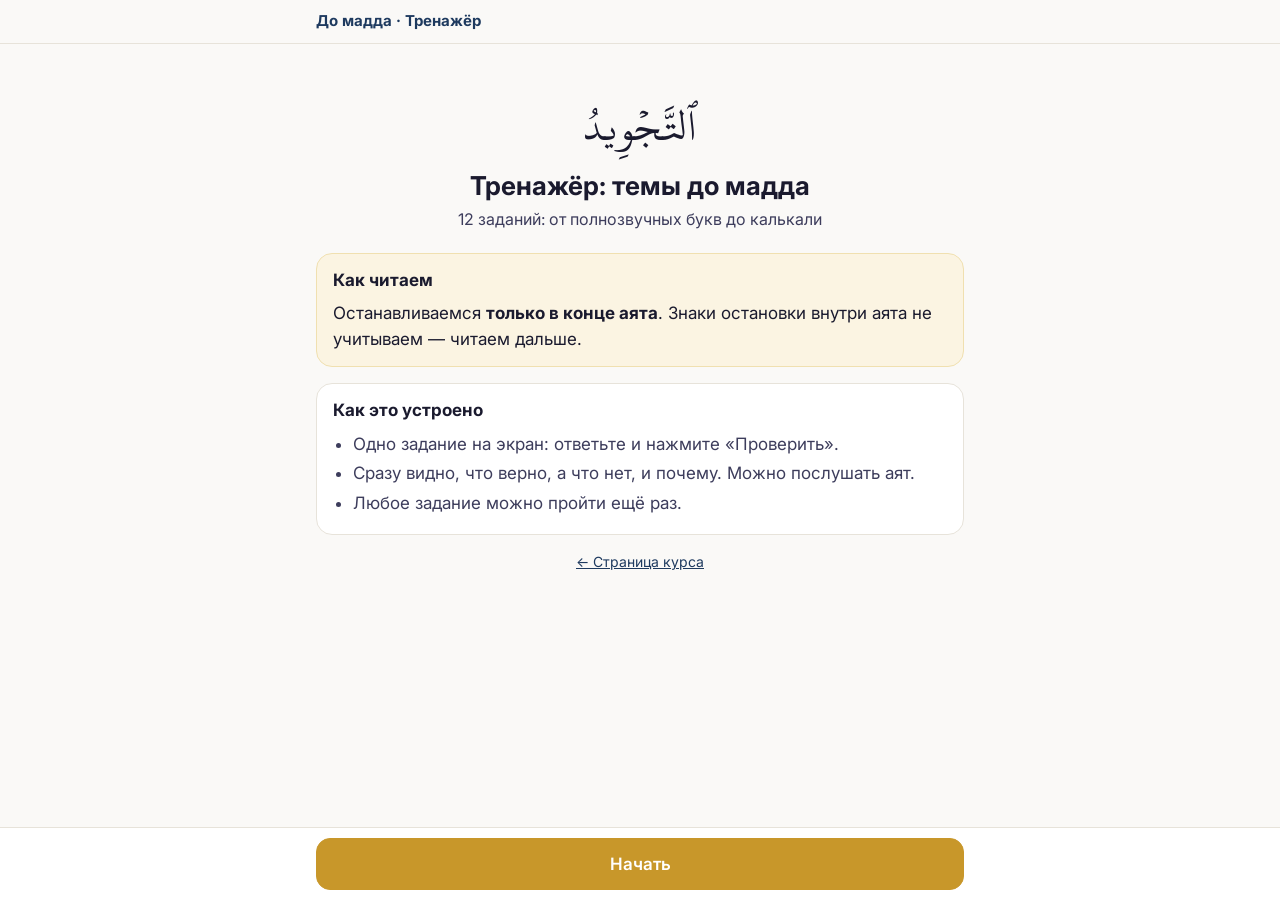
<file: proverka/do-madda-trenazher.html>
<!DOCTYPE html>
<html lang="ru">
<head>
<meta charset="utf-8">
<meta name="viewport" content="width=device-width, initial-scale=1, viewport-fit=cover">
<meta name="color-scheme" content="light only">
<title>Тренажёр: темы до мадда</title>
<link rel="preconnect" href="https://fonts.googleapis.com">
<link href="https://fonts.googleapis.com/css2?family=Inter:wght@400;500;600;700&display=swap" rel="stylesheet">
<style>
@font-face{font-family:'Hand';font-weight:700;font-display:block;src:url([data-uri]) format('woff2')}

@font-face{font-family:'KFGQPC Hafs';font-display:block;src:url([data-uri]) format('woff2')}
:root{color-scheme:light only;--ink:#1a1a2e;--ink-mid:#3d3d5c;--ink-soft:#8a8aa0;--accent:#1e3a5f;--gold:#c8972a;--gold-light:#f0e0b0;--gold-bg:#fbf4e2;
--ok:#2e7d4f;--ok-bg:#e3f2e8;--bad:#c0392b;--bad-bg:#fbe5e2;--grey:#b9b9c6;--line:#e7e3da;--bg:#faf9f7;--card:#fff;
--font-ui:'Inter',system-ui,-apple-system,'Segoe UI',Roboto,sans-serif;--font-ar:'KFGQPC Hafs','Amiri',serif}
*{box-sizing:border-box;-webkit-tap-highlight-color:transparent}
html{-webkit-text-size-adjust:100%;text-size-adjust:100%}
body{margin:0;background:var(--bg);color:var(--ink);font:400 17px/1.5 var(--font-ui)}
button{font-family:inherit;color:inherit}
.wrap{max-width:680px;margin:0 auto;padding:0 16px}
/* шапка */
.top{position:sticky;top:0;z-index:20;background:rgba(250,249,247,.96);backdrop-filter:blur(6px);border-bottom:1px solid var(--line);padding-top:env(safe-area-inset-top)}
.top .wrap{padding-top:10px;padding-bottom:10px}
.top-row{display:flex;align-items:center;justify-content:space-between;gap:10px}
.top-ttl{font-weight:700;font-size:15px;color:var(--accent);white-space:nowrap;overflow:hidden;text-overflow:ellipsis}
.clk{color:var(--accent);font-variant-numeric:tabular-nums}
.top-cnt{font-weight:600;font-size:15px;color:var(--ink-mid);white-space:nowrap}
.prog{height:5px;border-radius:3px;background:var(--line);margin-top:8px;overflow:hidden}
.prog i{display:block;height:100%;background:var(--gold);border-radius:3px;transition:width .3s}
.dots{position:relative;display:flex;gap:4px;margin-top:9px;overflow-x:auto;-webkit-overflow-scrolling:touch;scrollbar-width:none;padding-bottom:2px}
.dots::-webkit-scrollbar{display:none}
.dot{flex:0 0 30px;height:26px;border-radius:13px;border:1.5px solid var(--line);background:#fff;font:600 12px var(--font-ui);color:var(--ink-soft);padding:0;cursor:pointer}
.dot.done{background:var(--gold-light);border-color:var(--gold);color:var(--ink)}
.dot.cur{border-color:var(--accent);box-shadow:0 0 0 2px rgba(30,58,95,.15);color:var(--accent)}
.dot.r-ok{background:var(--ok-bg);border-color:var(--ok);color:var(--ok)}
.dot.r-bad{background:var(--bad-bg);border-color:var(--bad);color:var(--bad)}
/* экран задания */
main{padding:18px 0 120px}
body.nobar main{padding-bottom:30px}
body.nobar .bar{display:none}
.tnum{font-size:14px;font-weight:600;color:var(--gold);letter-spacing:.04em;text-transform:uppercase}
h1{font-size:24px;line-height:1.25;margin:4px 0 8px;color:var(--ink)}
.instr{font-size:17px;color:var(--ink-mid);margin:0 0 10px}
.cond{display:inline-flex;align-items:center;gap:6px;font-size:13.5px;font-weight:500;color:var(--accent);background:#eaf0f7;border-radius:14px;padding:4px 11px;margin-bottom:14px}
.howbtn{font-size:13.5px;font-weight:500;color:var(--ink-soft);background:none;border:none;text-decoration:underline dotted;padding:4px 6px;cursor:pointer;margin-left:4px}
.ar{font-family:var(--font-ar);direction:rtl;text-align:center;color:var(--ink)}
.aya{font-size:clamp(25px,7vw,33px);line-height:2.05;word-spacing:2px}
.num{font-family:var(--font-ar);white-space:nowrap}
.tw{border-bottom:2.5px solid var(--gold);padding-bottom:2px}
.hlm{color:#6B1D2C}
.tw.whole{}
/* карточки */
.card{background:var(--card);border:1.5px solid var(--line);border-radius:16px;padding:12px 14px 14px;margin:0 0 14px;position:relative;transition:border-color .2s,background .2s}
.card .no{position:absolute;top:10px;left:12px;font:700 13px var(--font-ui);color:var(--ink-soft)}
.chips{display:grid;grid-template-columns:repeat(auto-fit,minmax(96px,1fr));gap:8px;margin-top:8px}
.chip{min-height:46px;border-radius:12px;border:1.5px solid var(--line);background:#fff;font:600 15.5px var(--font-ui);padding:6px 8px;cursor:pointer;line-height:1.2}
.chip.sel{border-color:var(--gold);background:var(--gold-light)}
.chip.c-ok{border-color:var(--ok);background:var(--ok-bg);color:var(--ok)}
.chip.c-bad{border-color:var(--bad);background:var(--bad-bg);color:var(--bad)}
.chip:disabled{cursor:default}
.card.r-ok{border-color:var(--ok)}
.card.r-bad{border-color:var(--bad)}
.card.r-miss{border-color:var(--ok);border-style:dashed}
.why{font-size:15px;margin-top:10px;padding:8px 11px;border-radius:10px;background:#f4f2ee;color:var(--ink-mid)}
.why b{color:var(--ink)}
.why.ok b{color:var(--ok)} .why.bad b{color:var(--bad)}
/* карточки выбора */
.grid{display:grid;grid-template-columns:1fr 1fr;gap:12px}
.pick{cursor:pointer;user-select:none;-webkit-user-select:none;text-align:center;padding:14px 10px 12px}
.pick.sel{border-color:var(--gold);background:var(--gold-bg)}
.pick .w1{font-size:clamp(30px,9vw,40px);line-height:1.9}
.pick.r-ok{background:var(--ok-bg)} .pick.r-bad{background:var(--bad-bg)}
.pick.r-miss{background:#fff}
.mark{position:absolute;top:8px;right:10px;width:24px;height:24px;border-radius:50%;border:1.5px solid var(--line);background:#fff;font:700 14px/21px var(--font-ui);text-align:center;color:#fff}
.pick.sel .mark{background:var(--gold);border-color:var(--gold)}
.pick.sel .mark::after{content:"✓"}
.pick.r-ok .mark{background:var(--ok);border-color:var(--ok)}
.pick.r-bad .mark{background:var(--bad);border-color:var(--bad)}
.pick.r-bad .mark::after{content:"✕"}
.pick.r-miss .mark{border-color:var(--ok);border-style:dashed;background:#fff}
.pick.r-miss .mark::after{content:""}
.pick .why{font-size:13.5px;padding:6px 8px;text-align:left}
.pickaya{text-align:center}
/* текст суры с нажатием */
.sura{background:var(--card);border:1.5px solid var(--line);border-radius:16px;padding:10px 12px 14px;margin-bottom:14px}
.sura-head{display:flex;flex-direction:column;align-items:center}
.basm{font-family:var(--font-ar);font-size:clamp(22px,6vw,28px);text-align:center;direction:rtl;margin:0 0 4px;color:var(--ink)}
.flow{font-size:clamp(25px,7vw,33px);line-height:2.15;text-align:justify;text-align-last:center}
.flow .aybl{display:inline}
.tap{cursor:pointer;border-radius:8px;transition:background .15s}
.tap.m{background:var(--gold-light)}
.tap.t-ok{background:var(--ok-bg);color:var(--ok)}
.tap.t-bad{background:var(--bad-bg);color:var(--bad)}
.tap.t-neu{background:#ececf1;color:var(--ink-mid)}
.tap.t-miss{text-decoration:underline dashed var(--ok);text-decoration-thickness:2px;text-underline-offset:10px}
.flow.ro .tap{cursor:default}
.mlist h3{font-size:16px;margin:4px 0 8px;color:var(--ink-mid)}
.mrow{display:flex;align-items:center;gap:10px;background:#fff;border:1.5px solid var(--line);border-radius:14px;padding:8px 10px;margin-bottom:10px}
.mrow .mw{font-family:var(--font-ar);font-size:28px;line-height:1.7;min-width:90px;text-align:center;direction:rtl}
.mrow .chips{flex:1;margin-top:0;grid-template-columns:repeat(3,1fr)}
.mrow .chip{min-height:42px;font-size:13.5px;padding:4px}
.mrow.r-ok{border-color:var(--ok)} .mrow.r-bad{border-color:var(--bad)}
.empty{color:var(--ink-soft);font-size:15px;text-align:center;padding:10px}
.legend{display:flex;flex-wrap:wrap;gap:6px 14px;font-size:13.5px;color:var(--ink-mid);margin:-4px 0 12px}
.legend span.nos::before{display:none}
.legend span::before{content:"";display:inline-block;width:12px;height:12px;border-radius:3px;margin-right:5px;vertical-align:-1px;background:var(--c)}
/* нижняя панель */
.bar{position:fixed;left:0;right:0;bottom:0;z-index:20;background:rgba(255,255,255,.97);border-top:1px solid var(--line);padding-bottom:env(safe-area-inset-bottom)}
.bar .wrap{display:flex;gap:10px;padding-top:10px;padding-bottom:10px}
.btn{flex:1;min-height:52px;border-radius:14px;border:1.5px solid var(--accent);background:var(--accent);color:#fff;font:600 17px var(--font-ui);cursor:pointer}
.btn.sec{background:#fff;color:var(--accent)}
.btn.gold{background:var(--gold);border-color:var(--gold)}
.btn:disabled{opacity:.4;cursor:default}
.btn.small{flex:0 0 auto;padding:0 16px}
/* стартовый и итоговый экраны */
.hero{text-align:center;padding:24px 0 6px}
.hero .ar{font-size:clamp(34px,10vw,46px);line-height:1.8}
.hero h1{font-size:26px;margin:2px 0 4px}
.hero .sub{color:var(--ink-mid);font-size:16px}
.box{background:#fff;border:1.5px solid var(--line);border-radius:16px;padding:14px 16px;margin:16px 0}
.box h3{margin:0 0 8px;font-size:17px}
.box ul{margin:0;padding-left:20px} .box li{margin:4px 0;color:var(--ink-mid)}
.box.gold{background:var(--gold-bg);border-color:var(--gold-light)}
label.fld{display:block;font-weight:600;margin:6px 0}
input.name{width:100%;font:500 18px var(--font-ui);padding:13px 14px;border-radius:12px;border:1.5px solid var(--line);background:#fff;color:var(--ink)}
input.name:focus{outline:none;border-color:var(--gold)}
.score{text-align:center;margin:6px 0 2px}
.res-box{padding:6px 12px;margin:10px 0}
.res-btns{display:flex;gap:10px;margin-top:14px}

.mark-wrap{position:relative;display:inline-block;width:170px;height:140px;margin:0 auto 2px}
.mark-wrap svg{position:absolute;inset:0;width:100%;height:100%;overflow:visible}
.mark-wrap svg path{fill:none;stroke:#c0392b;stroke-width:3.2;stroke-linecap:round;stroke-linejoin:round;stroke-dasharray:640;stroke-dashoffset:640;animation:ink 1s .55s ease-out forwards}
.hand{position:absolute;left:0;right:0;top:50%;transform:translateY(-54%) rotate(-7deg);font-family:'Hand',cursive;font-weight:700;font-size:118px;line-height:1;color:#c0392b;text-align:center;letter-spacing:-2px;opacity:0;animation:pen .45s .1s ease-out forwards}
.hand sup{font-size:.55em;vertical-align:.55em;margin-left:6px}
@keyframes ink{to{stroke-dashoffset:0}}
@keyframes pen{from{opacity:0;transform:translateY(-54%) rotate(-7deg) scale(1.15)}to{opacity:1;transform:translateY(-54%) rotate(-7deg) scale(1)}}
.score .of b{color:var(--ink);font-size:22px}
.score .big{font-size:52px;font-weight:700;line-height:1;color:var(--accent)}
.score .of{font-size:18px;color:var(--ink-soft)}
.verdict{display:inline-block;margin-top:10px;font-weight:700;padding:6px 16px;border-radius:16px}
.verdict.ok{background:var(--ok-bg);color:var(--ok)} .verdict.bad{background:var(--bad-bg);color:var(--bad)}
.who{text-align:center;color:var(--ink-mid);font-size:15px;margin-top:8px}
table.res{width:100%;border-collapse:collapse;font-size:15px}
table.res td{padding:5px 4px;border-bottom:1px solid var(--line);font-size:14px;line-height:1.3}
table.res td:last-child{text-align:right;font-weight:600;white-space:nowrap}
table.res tr.full td:last-child{color:var(--ok)}
table.res tr.low td:last-child{color:var(--bad)}
table.res.parts td{font-size:16px;padding:7px 4px}
table.res th{text-align:left;font-size:13px;color:var(--accent);padding:10px 4px 3px}
details.res-box summary{cursor:pointer;font-weight:600;padding:8px 0;color:var(--accent)}
.note{font-size:14px;color:var(--ink-soft);text-align:center;margin-top:10px}
/* окно */
.ov{position:fixed;inset:0;background:rgba(26,26,46,.45);z-index:50;display:flex;align-items:flex-end;justify-content:center}
.sheet{background:#fff;width:100%;max-width:680px;border-radius:20px 20px 0 0;padding:20px 18px calc(18px + env(safe-area-inset-bottom));max-height:88vh;overflow:auto;animation:up .25s}
@media(min-width:700px){.ov{align-items:center}.sheet{border-radius:20px;max-width:560px}}
@keyframes up{from{transform:translateY(40px);opacity:0}}
.sheet h2{margin:0 0 10px;font-size:21px}
.sheet p{margin:8px 0;color:var(--ink-mid)}
.sheet .btns{display:flex;gap:10px;margin-top:16px}
.demo{background:var(--bg);border-radius:12px;padding:10px 12px;margin:10px 0;font-size:15px;color:var(--ink-mid)}
.play{width:34px;height:34px;border-radius:50%;border:1.5px solid var(--gold);background:#fff;color:var(--gold);font:700 13px var(--font-ui);cursor:pointer;padding:0;flex-shrink:0}
.play.on{background:var(--gold);color:#fff}
.card .play{position:absolute;top:8px;right:10px}
.aynum-play{display:flex;justify-content:center;gap:8px;flex-wrap:wrap;margin-top:6px}
.aynum-play button{border:1.5px solid var(--gold);background:#fff;color:var(--gold);border-radius:16px;font:600 13.5px var(--font-ui);padding:4px 10px;cursor:pointer}
.aynum-play button.on{background:var(--gold);color:#fff}
.sura-frame{display:flex;align-items:center;justify-content:center;gap:16px;margin:0 auto 4px;flex-shrink:0}
.sura-frame::before,.sura-frame::after{content:"";height:96px;width:37px;background:center/contain no-repeat;flex-shrink:0}
.sura-frame::after{background-image:url("data:image/svg+xml,%3Csvg%20xmlns%3D%22http%3A//www.w3.org/2000/svg%22%20viewBox%3D%22196%20-1568%20960%202499%22%3E%3Cpath%20transform%3D%22scale%281%2C-1%29%22%20fill%3D%22%23c8972a%22%20d%3D%22M971%20297Q934%20283%20875%20205Q822%20138%20779%20138Q772%20138%20763.5%20141.5Q755%20145%20753%20145Q743%20159%20736%20163Q740%20149%20740%20136Q740%2086%20694%2052Q652%2021%20602%2021Q548%2021%20518%2061Q490%2098%20490%20153Q490%20184%20512.0%20208.5Q534%20233%20566%20233Q615%20233%20625%20177Q623%20181%20618%20181Q614%20181%20611%20179Q605%20218%20564%20218Q544%20218%20525.5%20196.5Q507%20175%20507%20154Q507%20114%20532.0%2088.0Q557%2062%20597%2062Q638%2062%20664.0%2091.0Q690%20120%20690%20163Q690%20186%20681%20210Q671%20229%20662%20250Q664%20250%20673.5%20256.0Q683%20262%20690%20262Q666%20262%20718.0%20242.5Q770%20223%20787%20223Q822%20223%20849%20242Q878%20265%20934%20311L848%20379Q818%20397%20785%20397Q748%20397%20689%20359Q682%20359%20672.5%20365.0Q663%20371%20662%20371Q689%20433%20689%20457Q689%20501%20663.5%20529.5Q638%20558%20596%20558Q556%20558%20531.0%20532.5Q506%20507%20506%20467Q506%20446%20524.5%20424.5Q543%20403%20564%20403Q604%20403%20610%20442Q613%20440%20616%20440Q621%20440%20624%20444Q614%20388%20565%20388Q533%20388%20511.5%20412.0Q490%20436%20490%20468Q490%20523%20516%20560Q547%20600%20601%20600Q651%20600%20693%20569Q738%20535%20738%20486Q738%20472%20735%20458Q741%20462%20753%20477Q754%20477%20762.5%20480.5Q771%20484%20777%20484Q822%20484%20874%20416Q934%20338%20970%20324Q993%20315%20993.0%20311.0Q993%20307%20971%20297ZM342%201334Q349%201312%20334%201276Q261%201286%20220%201404Q215%201421%20211%201457Q217%201442%20235%201414Q247%201402%20293%201377Q334%201355%20342%201334ZM341%20-710Q334%20-732%20293.5%20-753.0Q253%20-774%20242%20-784Q226%20-798%20211%20-833Q212%20-816%20220%20-781Q261%20-662%20334%20-652Q348%20-687%20341%20-710ZM316%201431Q321%201408%20301%201373Q230%201391%20201%201515Q196%201534%20196%201568Q201%201554%20216%201523Q226%201509%20271%201479Q311%201454%20316%201431ZM631%20839Q634%20754%20609%20697Q595%20667%20532%20584Q487%20523%20487%20480Q487%20437%20512.5%20409.5Q538%20382%20581%20382Q614%20382%20614%20355Q614%20320%20583%20320Q519%20320%20472.0%20362.0Q425%20404%20425%20468Q425%20545%20465%20580Q437%20599%20437%20650Q437%20673%20447%20694Q515%20838%20516%20884Q519%20981%20477%201076Q434%201175%20358%201228Q298%201271%20293%201317Q291%201340%20305.5%201362.0Q320%201384%20341%201386Q384%201391%20399%201353Q405%201337%20399%201322Q390%201296%20365%201296Q331%201296%20331%201330Q331%201349%20352%201356Q339%201358%20332.5%201345.0Q326%201332%20327%201318Q330%201295%20360%201269Q618%201071%20631%20839ZM631%20-202Q623%20-406%20360%20-632Q346%20-644%20341%20-650Q330%20-663%20327%20-682Q326%20-695%20332.5%20-707.5Q339%20-720%20352%20-719Q331%20-711%20331%20-692Q331%20-659%20365%20-659Q390%20-659%20399%20-685Q404%20-700%20399%20-715Q384%20-754%20341%20-749Q319%20-746%20305.0%20-724.5Q291%20-703%20293%20-680Q298%20-634%20358%20-591Q434%20-538%20477%20-439Q519%20-344%20516%20-247Q515%20-201%20447%20-57Q437%20-36%20437%20-13Q437%2038%20465%2056Q425%2092%20425%20169Q425%20233%20472.0%20275.0Q519%20317%20583%20317Q614%20317%20614%20282Q614%20254%20581%20254Q538%20254%20512.5%20226.5Q487%20199%20487%20157Q487%20113%20532%2053Q596%20-32%20609%20-60Q634%20-116%20631%20-202ZM316%20-794Q310%20-817%20271.5%20-842.5Q233%20-868%20222%20-879Q208%20-895%20196%20-931Q196%20-914%20201%20-877Q230%20-753%20301%20-736Q321%20-771%20316%20-794ZM1156%20307H1062Q985%20349%20935%20430Q876%20528%20741%20550Q864%20597%20874%20715Q854%20854%20749%20876Q736%20876%20722%20870Q727%20871%20734%20871Q773%20871%20773%20823Q773%20802%20754.0%20787.5Q735%20773%20714%20773Q656%20777%20650%20840Q652%20918%20745%20935Q799%20936%20864%20889Q1010%20729%20898%20552Q976%20527%20991%20460Q1037%20381%201156%20307ZM673%20922Q638%201134%20390%201303Q684%201217%20750%20956ZM650%20830Q652%20899%20731%20908Q804%20896%20811%20830Q802%20752%20731%20749Q652%20754%20650%20830ZM640%20660Q642%20729%20721%20738Q794%20726%20801%20660Q792%20582%20721%20579Q642%20584%20640%20660ZM991%20177Q976%20110%20898%2085Q1010%20-92%20864%20-252Q799%20-299%20745%20-298Q652%20-281%20650%20-203Q656%20-140%20714%20-136Q735%20-136%20754.0%20-150.5Q773%20-165%20773%20-186Q773%20-234%20734%20-234Q727%20-234%20722%20-233Q736%20-239%20749%20-239Q854%20-217%20874%20-78Q864%2040%20741%2087Q876%20109%20935%20207Q985%20288%201062%20330H1156Q1037%20256%20991%20177ZM750%20-319Q684%20-580%20390%20-666Q638%20-497%20673%20-285ZM731%20-112Q802%20-115%20811%20-193Q804%20-259%20731%20-271Q652%20-262%20650%20-193Q652%20-117%20731%20-112ZM721%2058Q792%2055%20801%20-23Q794%20-89%20721%20-101Q642%20-92%20640%20-23Q642%2053%20721%2058Z%22/%3E%3C/svg%3E")}
.sura-frame::before{background-image:url("data:image/svg+xml,%3Csvg%20xmlns%3D%22http%3A//www.w3.org/2000/svg%22%20viewBox%3D%22-4%20-1568%20960%202499%22%3E%3Cpath%20transform%3D%22scale%281%2C-1%29%22%20fill%3D%22%23c8972a%22%20d%3D%22M182%20324Q217%20338%20278%20416Q330%20484%20375%20484Q381%20484%20389.5%20480.5Q398%20477%20399%20477Q411%20462%20417%20458Q414%20472%20414%20486Q414%20535%20459%20569Q500%20600%20551%20600Q605%20600%20635%20560Q662%20523%20662%20468Q662%20436%20640.5%20412.0Q619%20388%20587%20388Q538%20388%20528%20444Q531%20440%20536%20440Q539%20440%20542%20442Q548%20403%20588%20403Q609%20403%20627.5%20424.5Q646%20446%20646%20467Q646%20507%20621.0%20532.5Q596%20558%20556%20558Q514%20558%20488.5%20529.5Q463%20501%20463%20457Q463%20433%20490%20371Q489%20371%20479.5%20365.0Q470%20359%20463%20359Q404%20397%20366%20397Q334%20397%20304%20379L217%20311Q274%20265%20302%20242Q330%20223%20364%20223Q382%20223%20434.0%20242.5Q486%20262%20462%20262Q469%20262%20478.5%20256.0Q488%20250%20490%20250Q481%20229%20471%20210Q462%20186%20462%20163Q462%20120%20488.0%2091.0Q514%2062%20555%2062Q595%2062%20619.5%2088.0Q644%20114%20644%20154Q644%20175%20626.0%20196.5Q608%20218%20588%20218Q547%20218%20541%20179Q538%20181%20534%20181Q529%20181%20527%20177Q537%20233%20586%20233Q618%20233%20640.0%20208.5Q662%20184%20662%20153Q662%2098%20633%2061Q604%2021%20550%2021Q499%2021%20458%2052Q412%2086%20412%20136Q412%20149%20416%20163Q409%20159%20399%20145Q397%20145%20388.5%20141.5Q380%20138%20373%20138Q330%20138%20277%20205Q217%20283%20181%20297Q159%20307%20158.5%20311.0Q158%20315%20182%20324ZM859%201377Q905%201402%20917%201414Q935%201442%20941%201457Q937%201421%20932%201404Q891%201286%20818%201276Q803%201312%20810%201334Q818%201355%20859%201377ZM818%20-652Q891%20-662%20932%20-781Q940%20-816%20941%20-833Q926%20-798%20910%20-784Q899%20-774%20858.5%20-753.0Q818%20-732%20811%20-710Q804%20-687%20818%20-652ZM881%201479Q926%201509%20936%201523Q951%201554%20956%201568Q956%201534%20951%201515Q922%201391%20851%201373Q831%201408%20836%201431Q841%201454%20881%201479ZM792%201269Q822%201295%20825%201318Q826%201332%20819.5%201345.0Q813%201358%20800%201356Q821%201349%20821%201330Q821%201296%20787%201296Q762%201296%20753%201322Q747%201337%20753%201353Q768%201391%20811%201386Q832%201384%20846.5%201362.0Q861%201340%20859%201317Q854%201271%20794%201228Q718%201175%20675%201076Q633%20981%20636%20884Q637%20838%20705%20694Q715%20673%20715%20650Q715%20599%20687%20580Q727%20545%20727%20468Q727%20404%20680.0%20362.0Q633%20320%20569%20320Q538%20320%20538%20355Q538%20382%20571%20382Q614%20382%20639.5%20409.5Q665%20437%20665%20480Q665%20523%20620%20584Q557%20667%20543%20697Q518%20754%20521%20839Q534%201071%20792%201269ZM543%20-60Q556%20-32%20620%2053Q665%20113%20665%20157Q665%20199%20639.5%20226.5Q614%20254%20571%20254Q538%20254%20538%20282Q538%20317%20569%20317Q633%20317%20680.0%20275.0Q727%20233%20727%20169Q727%2092%20687%2056Q715%2038%20715%20-13Q715%20-36%20705%20-57Q637%20-201%20636%20-247Q633%20-344%20675%20-439Q718%20-538%20794%20-591Q854%20-634%20859%20-680Q861%20-703%20847.0%20-724.5Q833%20-746%20811%20-749Q768%20-754%20753%20-715Q748%20-700%20753%20-685Q762%20-659%20787%20-659Q821%20-659%20821%20-692Q821%20-711%20800%20-719Q813%20-720%20819.5%20-707.5Q826%20-695%20825%20-682Q822%20-663%20811%20-650Q806%20-644%20792%20-632Q529%20-406%20521%20-202Q518%20-116%20543%20-60ZM851%20-736Q922%20-753%20951%20-877Q956%20-914%20956%20-931Q944%20-895%20930%20-879Q919%20-868%20880.5%20-842.5Q842%20-817%20836%20-794Q831%20-771%20851%20-736ZM161%20460Q176%20527%20254%20552Q142%20729%20288%20889Q352%20936%20407%20935Q499%20918%20501%20840Q495%20777%20438%20773Q417%20773%20398.0%20787.5Q379%20802%20379%20823Q379%20871%20418%20871Q424%20871%20430%20870Q416%20876%20403%20876Q298%20854%20278%20715Q288%20597%20411%20550Q276%20528%20217%20430Q167%20349%2090%20307H-4Q115%20381%20161%20460ZM401%20956Q468%201217%20762%201303Q514%201134%20479%20922ZM421%20749Q350%20752%20341%20830Q348%20896%20421%20908Q500%20899%20502%20830Q500%20754%20421%20749ZM431%20579Q360%20582%20351%20660Q358%20726%20431%20738Q510%20729%20512%20660Q510%20584%20431%20579ZM-4%20330H90Q167%20288%20217%20207Q276%20109%20411%2087Q288%2040%20278%20-78Q298%20-217%20403%20-239Q416%20-239%20430%20-233Q424%20-234%20418%20-234Q379%20-234%20379%20-186Q379%20-165%20398.0%20-150.5Q417%20-136%20438%20-136Q495%20-140%20501%20-203Q499%20-281%20407%20-298Q352%20-299%20288%20-252Q142%20-92%20254%2085Q176%20110%20161%20177Q115%20256%20-4%20330ZM479%20-285Q514%20-497%20762%20-666Q468%20-580%20401%20-319ZM502%20-193Q500%20-262%20421%20-271Q348%20-259%20341%20-193Q350%20-115%20421%20-112Q500%20-117%20502%20-193ZM512%20-23Q510%20-92%20431%20-101Q358%20-89%20351%20-23Q360%2055%20431%2058Q510%2053%20512%20-23Z%22/%3E%3C/svg%3E")}
.sura-frame{gap:8px;margin:0 auto}
.sura-frame::before,.sura-frame::after{height:62px;width:24px}
.sura-frame span{font-family:var(--font-ar);font-weight:700;font-size:30px;line-height:1.5;color:var(--ink);direction:rtl;white-space:nowrap}
.sign{display:flex;justify-content:center;align-items:center;gap:12px;margin:0 0 6px;font-size:14px;color:var(--ink-soft)}
.sign svg{height:56px;width:auto}
.aya{overflow-wrap:anywhere}
.chip{hyphens:auto;-webkit-hyphens:auto;overflow-wrap:break-word;min-width:0}
</style>
</head>
<body>
<header class="top"><div class="wrap" id="top"></div></header>
<main><div class="wrap" id="app"></div></main>
<footer class="bar"><div class="wrap" id="bar"></div></footer>
<div id="ovl"></div>
<script type="application/json" id="data">{"mode": "t", "title": "Тренажёр: темы до мадда", "short": "До мадда · Тренажёр", "tasks": [{"key": "hv", "kind": "pickWord", "title": "Полнозвучные буквы", "instr": "Нажмите на все слова, в которых есть полнозвучная буква.", "opts": null, "items": [{"ok": true, "tw": "خَلَقَ", "why": "", "au": "https://audio.qurancdn.com/wbw/096_001_005.mp3"}, {"ok": false, "tw": "عَلَّمَ", "why": "здесь нет ни одной из семи полнозвучных букв (خ ص ض غ ط ق ظ)", "au": "https://audio.qurancdn.com/wbw/096_004_002.mp3"}, {"ok": true, "tw": "لَيَطۡغَىٰٓ", "why": "", "au": "https://audio.qurancdn.com/wbw/096_006_004.mp3"}, {"ok": false, "tw": "يَعۡلَمۡ", "why": "здесь нет ни одной из семи полнозвучных букв (خ ص ض غ ط ق ظ)", "au": "https://audio.qurancdn.com/wbw/096_005_005.mp3"}, {"ok": false, "tw": "حَسَدَ", "why": "здесь нет ни одной из семи полнозвучных букв (خ ص ض غ ط ق ظ)", "au": "https://audio.qurancdn.com/wbw/113_005_005.mp3"}, {"ok": true, "tw": "ٱلۡفَلَقِ", "why": "", "au": "https://audio.qurancdn.com/wbw/113_001_004.mp3"}, {"ok": false, "tw": "جُوعٖ", "why": "здесь нет ни одной из семи полнозвучных букв (خ ص ض غ ط ق ظ)", "au": "https://audio.qurancdn.com/wbw/088_007_006.mp3"}, {"ok": true, "tw": "ضَرِيعٖ", "why": "", "au": "https://audio.qurancdn.com/wbw/088_006_006.mp3"}]}, {"key": "lam", "kind": "label", "title": "Лям в слове «Аллах»", "instr": "Как читается лям в выделенном слове «Аллах»?", "opts": ["Твёрдо", "Мягко"], "items": [{"ans": "Мягко", "au": "https://everyayah.com/data/Husary_Muallim_128kbps/001001.mp3", "words": ["بِسۡمِ", "ٱللَّهِ", "ٱلرَّحۡمَٰنِ", "ٱلرَّحِيمِ"], "ti": 1, "num": "١", "tw": ["ٱ", "للَّ‍", "‍هِ"]}, {"ans": "Твёрдо", "au": "https://everyayah.com/data/Husary_Muallim_128kbps/110001.mp3", "words": ["إِذَا", "جَآءَ", "نَصۡرُ", "ٱللَّهِ", "وَٱلۡفَتۡحُ"], "ti": 3, "num": "١", "tw": ["ٱ", "للَّ‍", "‍هِ"]}, {"ans": "Мягко", "au": "https://everyayah.com/data/Husary_Muallim_128kbps/110002.mp3", "words": ["وَرَأَيۡتَ", "ٱلنَّاسَ", "يَدۡخُلُونَ", "فِي", "دِينِ", "ٱللَّهِ", "أَفۡوَاجٗا"], "ti": 5, "num": "٢", "tw": ["ٱ", "للَّ‍", "‍هِ"]}, {"ans": "Твёрдо", "au": "https://everyayah.com/data/Husary_Muallim_128kbps/112001.mp3", "words": ["قُلۡ", "هُوَ", "ٱللَّهُ", "أَحَدٌ"], "ti": 2, "num": "١", "tw": ["ٱ", "للَّ‍", "‍هُ"]}, {"ans": "Твёрдо", "au": "https://everyayah.com/data/Husary_Muallim_128kbps/091013.mp3", "words": ["فَقَالَ", "لَهُمۡ", "رَسُولُ", "ٱللَّهِ", "نَاقَةَ", "ٱللَّهِ", "وَسُقۡيَٰهَا"], "ti": 5, "num": "١٣", "tw": ["ٱ", "للَّ‍", "‍هِ"]}]}, {"key": "stop", "kind": "label", "title": "Остановка в конце аята", "instr": "Аят кончается на выделенном слове. Что происходит с концом слова при остановке?", "opts": ["Читаем «х»", "Читаем алиф", "Сукун, танвин уходит", "Малая буква не читается"], "items": [{"ans": "Читаем «х»", "au": "https://everyayah.com/data/Husary_Muallim_128kbps/088001.mp3", "words": ["هَلۡ", "أَتَىٰكَ", "حَدِيثُ", "ٱلۡغَٰشِيَةِ"], "ti": 3, "num": "١", "tw": ["ٱلۡغَٰشِيَ‍", "‍ةِ", ""]}, {"ans": "Сукун, танвин уходит", "au": "https://everyayah.com/data/Husary_Muallim_128kbps/096002.mp3", "words": ["خَلَقَ", "ٱلۡإِنسَٰنَ", "مِنۡ", "عَلَقٍ"], "ti": 3, "num": "٢", "tw": ["عَلَ‍", "‍قٍ", ""]}, {"ans": "Читаем алиф", "au": "https://everyayah.com/data/Husary_Muallim_128kbps/110003.mp3", "words": ["فَسَبِّحۡ", "بِحَمۡدِ", "رَبِّكَ", "وَٱسۡتَغۡفِرۡهُۚ", "إِنَّهُۥ", "كَانَ", "تَوَّابَۢا"], "ti": 6, "num": "٣", "tw": ["تَوَّا", "بَۢا", ""]}, {"ans": "Малая буква не читается", "au": "https://everyayah.com/data/Husary_Muallim_128kbps/099007.mp3", "words": ["فَمَن", "يَعۡمَلۡ", "مِثۡقَالَ", "ذَرَّةٍ", "خَيۡرٗا", "يَرَهُۥ"], "ti": 5, "num": "٧", "tw": ["يَرَ", "هُۥ", ""], "alt": "Читаем «х»", "altwhy": "При остановке ه читается с сукуном, то есть звучит «х». Полный ответ — малая буква после ه не читается."}]}, {"key": "gh", "kind": "tap", "title": "Гунна", "instr": "Нажмите на все слова, где есть гунна: мим или нун с ташдидом.", "opts": null, "extra": "здесь нет мима или нуна с ташдидом", "targets": {"102:4:0": "ok", "102:6:0": "ok", "102:7:0": "ok", "102:7:1": "ok", "102:8:0": "ok", "102:8:1": "ok", "102:8:4": "ok"}, "alt": {}, "blocks": [{"num": "١", "n": 1, "au": "https://everyayah.com/data/Husary_Muallim_128kbps/102001.mp3", "words": [{"t": "أَلۡهَىٰكُمُ", "k": "102:1:0"}, {"t": "ٱلتَّكَاثُرُ", "k": "102:1:1"}]}, {"num": "٢", "n": 2, "au": "https://everyayah.com/data/Husary_Muallim_128kbps/102002.mp3", "words": [{"t": "حَتَّىٰ", "k": "102:2:0"}, {"t": "زُرۡتُمُ", "k": "102:2:1"}, {"t": "ٱلۡمَقَابِرَ", "k": "102:2:2"}]}, {"num": "٣", "n": 3, "au": "https://everyayah.com/data/Husary_Muallim_128kbps/102003.mp3", "words": [{"t": "كـَلَّا", "k": "102:3:0"}, {"t": "سَوۡفَ", "k": "102:3:1"}, {"t": "تَعۡلَمُونَ", "k": "102:3:2"}]}, {"num": "٤", "n": 4, "au": "https://everyayah.com/data/Husary_Muallim_128kbps/102004.mp3", "words": [{"t": "ثُمَّ", "k": "102:4:0"}, {"t": "كـَلَّا", "k": "102:4:1"}, {"t": "سَوۡفَ", "k": "102:4:2"}, {"t": "تَعۡلَمُونَ", "k": "102:4:3"}]}, {"num": "٥", "n": 5, "au": "https://everyayah.com/data/Husary_Muallim_128kbps/102005.mp3", "words": [{"t": "كـَلَّا", "k": "102:5:0"}, {"t": "لَوۡ", "k": "102:5:1"}, {"t": "تَعۡلَمُونَ", "k": "102:5:2"}, {"t": "عِلۡمَ", "k": "102:5:3"}, {"t": "ٱلۡيَقِينِ", "k": "102:5:4"}]}, {"num": "٦", "n": 6, "au": "https://everyayah.com/data/Husary_Muallim_128kbps/102006.mp3", "words": [{"t": "لَتَرَوُنَّ", "k": "102:6:0"}, {"t": "ٱلۡجَحِيمَ", "k": "102:6:1"}]}, {"num": "٧", "n": 7, "au": "https://everyayah.com/data/Husary_Muallim_128kbps/102007.mp3", "words": [{"t": "ثُمَّ", "k": "102:7:0"}, {"t": "لَتَرَوُنَّهَا", "k": "102:7:1"}, {"t": "عَيۡنَ", "k": "102:7:2"}, {"t": "ٱلۡيَقِينِ", "k": "102:7:3"}]}, {"num": "٨", "n": 8, "au": "https://everyayah.com/data/Husary_Muallim_128kbps/102008.mp3", "words": [{"t": "ثُمَّ", "k": "102:8:0"}, {"t": "لَتُسۡـَٔلُنَّ", "k": "102:8:1"}, {"t": "يَوۡمَئِذٍ", "k": "102:8:2"}, {"t": "عَنِ", "k": "102:8:3"}, {"t": "ٱلنَّعِيمِ", "k": "102:8:4"}]}], "order": ["102:1:0", "102:1:1", "102:2:0", "102:2:1", "102:2:2", "102:3:0", "102:3:1", "102:3:2", "102:4:0", "102:4:1", "102:4:2", "102:4:3", "102:5:0", "102:5:1", "102:5:2", "102:5:3", "102:5:4", "102:6:0", "102:6:1", "102:7:0", "102:7:1", "102:7:2", "102:7:3", "102:8:0", "102:8:1", "102:8:2", "102:8:3", "102:8:4"], "wtext": {"102:1:0": "أَلۡهَىٰكُمُ", "102:1:1": "ٱلتَّكَاثُرُ", "102:2:0": "حَتَّىٰ", "102:2:1": "زُرۡتُمُ", "102:2:2": "ٱلۡمَقَابِرَ", "102:3:0": "كـَلَّا", "102:3:1": "سَوۡفَ", "102:3:2": "تَعۡلَمُونَ", "102:4:0": "ثُمَّ", "102:4:1": "كـَلَّا", "102:4:2": "سَوۡفَ", "102:4:3": "تَعۡلَمُونَ", "102:5:0": "كـَلَّا", "102:5:1": "لَوۡ", "102:5:2": "تَعۡلَمُونَ", "102:5:3": "عِلۡمَ", "102:5:4": "ٱلۡيَقِينِ", "102:6:0": "لَتَرَوُنَّ", "102:6:1": "ٱلۡجَحِيمَ", "102:7:0": "ثُمَّ", "102:7:1": "لَتَرَوُنَّهَا", "102:7:2": "عَيۡنَ", "102:7:3": "ٱلۡيَقِينِ", "102:8:0": "ثُمَّ", "102:8:1": "لَتُسۡـَٔلُنَّ", "102:8:2": "يَوۡمَئِذٍ", "102:8:3": "عَنِ", "102:8:4": "ٱلنَّعِيمِ"}, "sura": "سُورَةُ ٱلتَّكَاثُرِ", "basmala": "بِسۡمِ ٱللَّهِ ٱلرَّحۡمَٰنِ ٱلرَّحِيمِ"}, {"key": "mim", "kind": "tap", "title": "Мим с сукуном", "instr": "Нажмите на все слова, где мим с сукуном, и выберите правило для каждой отметки.", "opts": ["Изхар", "Ихфа", "Идгам"], "extra": "здесь нет мима с сукуном перед следующей буквой", "gen": {"Изхар": "после мима с сукуном любая буква, кроме م и ب, — мим читается ясно", "Ихфа": "после мима с сукуном буква ب — мим читается скрыто, с гунной", "Идгам": "после мима с сукуном ещё один мим — сливаются с гунной"}, "targets": {"105:1:0": "Изхар", "105:2:0": "Изхар", "105:2:2": "Изхар", "105:3:1": "Изхар", "105:4:0": "Ихфа", "105:5:0": "Изхар"}, "alt": {}, "blocks": [{"num": "١", "n": 1, "au": "https://everyayah.com/data/Husary_Muallim_128kbps/105001.mp3", "words": [{"t": "أَلَمۡ", "k": "105:1:0"}, {"t": "تَرَ", "k": "105:1:1"}, {"t": "كَيۡفَ", "k": "105:1:2"}, {"t": "فَعَلَ", "k": "105:1:3"}, {"t": "رَبُّكَ", "k": "105:1:4"}, {"t": "بِأَصۡحَٰبِ", "k": "105:1:5"}, {"t": "ٱلۡفِيلِ", "k": "105:1:6"}]}, {"num": "٢", "n": 2, "au": "https://everyayah.com/data/Husary_Muallim_128kbps/105002.mp3", "words": [{"t": "أَلَمۡ", "k": "105:2:0"}, {"t": "يَجۡعَلۡ", "k": "105:2:1"}, {"t": "كَيۡدَهُمۡ", "k": "105:2:2"}, {"t": "فِي", "k": "105:2:3"}, {"t": "تَضۡلِيلٖ", "k": "105:2:4"}]}, {"num": "٣", "n": 3, "au": "https://everyayah.com/data/Husary_Muallim_128kbps/105003.mp3", "words": [{"t": "وَأَرۡسَلَ", "k": "105:3:0"}, {"t": "عَلَيۡهِمۡ", "k": "105:3:1"}, {"t": "طَيۡرًا", "k": "105:3:2"}, {"t": "أَبَابِيلَ", "k": "105:3:3"}]}, {"num": "٤", "n": 4, "au": "https://everyayah.com/data/Husary_Muallim_128kbps/105004.mp3", "words": [{"t": "تَرۡمِيهِم", "k": "105:4:0"}, {"t": "بِحِجَارَةٖ", "k": "105:4:1"}, {"t": "مِّن", "k": "105:4:2"}, {"t": "سِجِّيلٖ", "k": "105:4:3"}]}, {"num": "٥", "n": 5, "au": "https://everyayah.com/data/Husary_Muallim_128kbps/105005.mp3", "words": [{"t": "فَجَعَلَهُمۡ", "k": "105:5:0"}, {"t": "كَعَصۡفٖ", "k": "105:5:1"}, {"t": "مَّأۡكُولِۭ", "k": "105:5:2"}]}], "order": ["105:1:0", "105:1:1", "105:1:2", "105:1:3", "105:1:4", "105:1:5", "105:1:6", "105:2:0", "105:2:1", "105:2:2", "105:2:3", "105:2:4", "105:3:0", "105:3:1", "105:3:2", "105:3:3", "105:4:0", "105:4:1", "105:4:2", "105:4:3", "105:5:0", "105:5:1", "105:5:2"], "wtext": {"105:1:0": "أَلَمۡ", "105:1:1": "تَرَ", "105:1:2": "كَيۡفَ", "105:1:3": "فَعَلَ", "105:1:4": "رَبُّكَ", "105:1:5": "بِأَصۡحَٰبِ", "105:1:6": "ٱلۡفِيلِ", "105:2:0": "أَلَمۡ", "105:2:1": "يَجۡعَلۡ", "105:2:2": "كَيۡدَهُمۡ", "105:2:3": "فِي", "105:2:4": "تَضۡلِيلٖ", "105:3:0": "وَأَرۡسَلَ", "105:3:1": "عَلَيۡهِمۡ", "105:3:2": "طَيۡرًا", "105:3:3": "أَبَابِيلَ", "105:4:0": "تَرۡمِيهِم", "105:4:1": "بِحِجَارَةٖ", "105:4:2": "مِّن", "105:4:3": "سِجِّيلٖ", "105:5:0": "فَجَعَلَهُمۡ", "105:5:1": "كَعَصۡفٖ", "105:5:2": "مَّأۡكُولِۭ"}, "sura": "سُورَةُ ٱلۡفِيلِ", "basmala": "بِسۡمِ ٱللَّهِ ٱلرَّحۡمَٰنِ ٱلرَّحِيمِ"}, {"key": "izh", "kind": "tap", "title": "Нун с сукуном и танвин · изхар", "instr": "Нажмите на все слова, где нун с сукуном или танвин читается с изхаром.", "opts": null, "extra": "здесь нет изхара нуна с сукуном или танвина", "gen": {"Изхар": "после нуна с сукуном или танвина горловая буква (ء ه ع ح غ خ) — нун читается ясно", "Идгам с гунной": "после нуна с сукуном или танвина одна из букв ي ن م و — нун вливается в неё с гунной", "Идгам без гунны": "после нуна с сукуном или танвина ل или ر — нун вливается без гунны", "Икляб": "после нуна с сукуном или танвина буква ب — нун превращается в мим с гунной", "Ихфа": "после нуна с сукуном или танвина одна из 15 остальных букв — нун читается скрыто, с гунной", "С гунной": "после нуна с сукуном или танвина одна из букв ي ن م و — идгам с гунной", "Без гунны": "после нуна с сукуном или танвина ل или ر — идгам без гунны"}, "targets": {"88:2:1": "ok", "88:4:1": "ok", "88:5:1": "ok", "88:5:2": "ok", "88:6:2": "ok", "88:10:1": "ok"}, "alt": {}, "neutral": {"88:2:2": 1, "88:3:1": 1, "88:4:2": 1, "88:5:3": 1, "88:6:5": 1, "88:7:5": 1, "88:8:2": 1, "88:9:1": 1, "88:10:2": 1}, "blocks": [{"num": "١", "n": 1, "au": "https://everyayah.com/data/Husary_Muallim_128kbps/088001.mp3", "words": [{"t": "هَلۡ", "k": "88:1:0"}, {"t": "أَتَىٰكَ", "k": "88:1:1"}, {"t": "حَدِيثُ", "k": "88:1:2"}, {"t": "ٱلۡغَٰشِيَةِ", "k": "88:1:3"}]}, {"num": "٢", "n": 2, "au": "https://everyayah.com/data/Husary_Muallim_128kbps/088002.mp3", "words": [{"t": "وُجُوهٞ", "k": "88:2:0"}, {"t": "يَوۡمَئِذٍ", "k": "88:2:1"}, {"t": "خَٰشِعَةٌ", "k": "88:2:2"}]}, {"num": "٣", "n": 3, "au": "https://everyayah.com/data/Husary_Muallim_128kbps/088003.mp3", "words": [{"t": "عَامِلَةٞ", "k": "88:3:0"}, {"t": "نَّاصِبَةٞ", "k": "88:3:1"}]}, {"num": "٤", "n": 4, "au": "https://everyayah.com/data/Husary_Muallim_128kbps/088004.mp3", "words": [{"t": "تَصۡلَىٰ", "k": "88:4:0"}, {"t": "نَارًا", "k": "88:4:1"}, {"t": "حَامِيَةٗ", "k": "88:4:2"}]}, {"num": "٥", "n": 5, "au": "https://everyayah.com/data/Husary_Muallim_128kbps/088005.mp3", "words": [{"t": "تُسۡقَىٰ", "k": "88:5:0"}, {"t": "مِنۡ", "k": "88:5:1"}, {"t": "عَيۡنٍ", "k": "88:5:2"}, {"t": "ءَانِيَةٖ", "k": "88:5:3"}]}, {"num": "٦", "n": 6, "au": "https://everyayah.com/data/Husary_Muallim_128kbps/088006.mp3", "words": [{"t": "لَّيۡسَ", "k": "88:6:0"}, {"t": "لَهُمۡ", "k": "88:6:1"}, {"t": "طَعَامٌ", "k": "88:6:2"}, {"t": "إِلَّا", "k": "88:6:3"}, {"t": "مِن", "k": "88:6:4"}, {"t": "ضَرِيعٖ", "k": "88:6:5"}]}, {"num": "٧", "n": 7, "au": "https://everyayah.com/data/Husary_Muallim_128kbps/088007.mp3", "words": [{"t": "لَّا", "k": "88:7:0"}, {"t": "يُسۡمِنُ", "k": "88:7:1"}, {"t": "وَلَا", "k": "88:7:2"}, {"t": "يُغۡنِي", "k": "88:7:3"}, {"t": "مِن", "k": "88:7:4"}, {"t": "جُوعٖ", "k": "88:7:5"}]}, {"num": "٨", "n": 8, "au": "https://everyayah.com/data/Husary_Muallim_128kbps/088008.mp3", "words": [{"t": "وُجُوهٞ", "k": "88:8:0"}, {"t": "يَوۡمَئِذٖ", "k": "88:8:1"}, {"t": "نَّاعِمَةٞ", "k": "88:8:2"}]}, {"num": "٩", "n": 9, "au": "https://everyayah.com/data/Husary_Muallim_128kbps/088009.mp3", "words": [{"t": "لِّسَعۡيِهَا", "k": "88:9:0"}, {"t": "رَاضِيَةٞ", "k": "88:9:1"}]}, {"num": "١٠", "n": 10, "au": "https://everyayah.com/data/Husary_Muallim_128kbps/088010.mp3", "words": [{"t": "فِي", "k": "88:10:0"}, {"t": "جَنَّةٍ", "k": "88:10:1"}, {"t": "عَالِيَةٖ", "k": "88:10:2"}]}], "order": ["88:1:0", "88:1:1", "88:1:2", "88:1:3", "88:2:0", "88:2:1", "88:2:2", "88:3:0", "88:3:1", "88:4:0", "88:4:1", "88:4:2", "88:5:0", "88:5:1", "88:5:2", "88:5:3", "88:6:0", "88:6:1", "88:6:2", "88:6:3", "88:6:4", "88:6:5", "88:7:0", "88:7:1", "88:7:2", "88:7:3", "88:7:4", "88:7:5", "88:8:0", "88:8:1", "88:8:2", "88:9:0", "88:9:1", "88:10:0", "88:10:1", "88:10:2"], "wtext": {"88:1:0": "هَلۡ", "88:1:1": "أَتَىٰكَ", "88:1:2": "حَدِيثُ", "88:1:3": "ٱلۡغَٰشِيَةِ", "88:2:0": "وُجُوهٞ", "88:2:1": "يَوۡمَئِذٍ", "88:2:2": "خَٰشِعَةٌ", "88:3:0": "عَامِلَةٞ", "88:3:1": "نَّاصِبَةٞ", "88:4:0": "تَصۡلَىٰ", "88:4:1": "نَارًا", "88:4:2": "حَامِيَةٗ", "88:5:0": "تُسۡقَىٰ", "88:5:1": "مِنۡ", "88:5:2": "عَيۡنٍ", "88:5:3": "ءَانِيَةٖ", "88:6:0": "لَّيۡسَ", "88:6:1": "لَهُمۡ", "88:6:2": "طَعَامٌ", "88:6:3": "إِلَّا", "88:6:4": "مِن", "88:6:5": "ضَرِيعٖ", "88:7:0": "لَّا", "88:7:1": "يُسۡمِنُ", "88:7:2": "وَلَا", "88:7:3": "يُغۡنِي", "88:7:4": "مِن", "88:7:5": "جُوعٖ", "88:8:0": "وُجُوهٞ", "88:8:1": "يَوۡمَئِذٖ", "88:8:2": "نَّاعِمَةٞ", "88:9:0": "لِّسَعۡيِهَا", "88:9:1": "رَاضِيَةٞ", "88:10:0": "فِي", "88:10:1": "جَنَّةٍ", "88:10:2": "عَالِيَةٖ"}, "sura": "سُورَةُ ٱلۡغَاشِيَةِ", "basmala": "بِسۡمِ ٱللَّهِ ٱلرَّحۡمَٰنِ ٱلرَّحِيمِ"}, {"key": "idg", "kind": "tap", "title": "Нун с сукуном и танвин · идгам", "instr": "Нажмите на все слова, где нун с сукуном или танвин читается с идгамом, и укажите: с гунной или без.", "opts": ["С гунной", "Без гунны"], "extra": "здесь нет идгама нуна с сукуном или танвина", "gen": {"Изхар": "после нуна с сукуном или танвина горловая буква (ء ه ع ح غ خ) — нун читается ясно", "Идгам с гунной": "после нуна с сукуном или танвина одна из букв ي ن م و — нун вливается в неё с гунной", "Идгам без гунны": "после нуна с сукуном или танвина ل или ر — нун вливается без гунны", "Икляб": "после нуна с сукуном или танвина буква ب — нун превращается в мим с гунной", "Ихфа": "после нуна с сукуном или танвина одна из 15 остальных букв — нун читается скрыто, с гунной", "С гунной": "после нуна с сукуном или танвина одна из букв ي ن م و — идгам с гунной", "Без гунны": "после нуна с сукуном или танвина ل или ر — идгам без гунны"}, "targets": {"99:6:0": "С гунной", "99:6:3": "Без гунны", "99:7:0": "С гунной", "99:7:4": "С гунной", "99:8:0": "С гунной", "99:8:4": "С гунной"}, "alt": {}, "blocks": [{"num": "١", "n": 1, "au": "https://everyayah.com/data/Husary_Muallim_128kbps/099001.mp3", "words": [{"t": "إِذَا", "k": "99:1:0"}, {"t": "زُلۡزِلَتِ", "k": "99:1:1"}, {"t": "ٱلۡأَرۡضُ", "k": "99:1:2"}, {"t": "زِلۡزَالَهَا", "k": "99:1:3"}]}, {"num": "٢", "n": 2, "au": "https://everyayah.com/data/Husary_Muallim_128kbps/099002.mp3", "words": [{"t": "وَأَخۡرَجَتِ", "k": "99:2:0"}, {"t": "ٱلۡأَرۡضُ", "k": "99:2:1"}, {"t": "أَثۡقَالَهَا", "k": "99:2:2"}]}, {"num": "٣", "n": 3, "au": "https://everyayah.com/data/Husary_Muallim_128kbps/099003.mp3", "words": [{"t": "وَقَالَ", "k": "99:3:0"}, {"t": "ٱلۡإِنسَٰنُ", "k": "99:3:1"}, {"t": "مَا", "k": "99:3:2"}, {"t": "لَهَا", "k": "99:3:3"}]}, {"num": "٤", "n": 4, "au": "https://everyayah.com/data/Husary_Muallim_128kbps/099004.mp3", "words": [{"t": "يَوۡمَئِذٖ", "k": "99:4:0"}, {"t": "تُحَدِّثُ", "k": "99:4:1"}, {"t": "أَخۡبَارَهَا", "k": "99:4:2"}]}, {"num": "٥", "n": 5, "au": "https://everyayah.com/data/Husary_Muallim_128kbps/099005.mp3", "words": [{"t": "بِأَنَّ", "k": "99:5:0"}, {"t": "رَبَّكَ", "k": "99:5:1"}, {"t": "أَوۡحَىٰ", "k": "99:5:2"}, {"t": "لَهَا", "k": "99:5:3"}]}, {"num": "٦", "n": 6, "au": "https://everyayah.com/data/Husary_Muallim_128kbps/099006.mp3", "words": [{"t": "يَوۡمَئِذٖ", "k": "99:6:0"}, {"t": "يَصۡدُرُ", "k": "99:6:1"}, {"t": "ٱلنَّاسُ", "k": "99:6:2"}, {"t": "أَشۡتَاتٗا", "k": "99:6:3"}, {"t": "لِّيُرَوۡاْ", "k": "99:6:4"}, {"t": "أَعۡمَٰلَهُمۡ", "k": "99:6:5"}]}, {"num": "٧", "n": 7, "au": "https://everyayah.com/data/Husary_Muallim_128kbps/099007.mp3", "words": [{"t": "فَمَن", "k": "99:7:0"}, {"t": "يَعۡمَلۡ", "k": "99:7:1"}, {"t": "مِثۡقَالَ", "k": "99:7:2"}, {"t": "ذَرَّةٍ", "k": "99:7:3"}, {"t": "خَيۡرٗا", "k": "99:7:4"}, {"t": "يَرَهُۥ", "k": "99:7:5"}]}, {"num": "٨", "n": 8, "au": "https://everyayah.com/data/Husary_Muallim_128kbps/099008.mp3", "words": [{"t": "وَمَن", "k": "99:8:0"}, {"t": "يَعۡمَلۡ", "k": "99:8:1"}, {"t": "مِثۡقَالَ", "k": "99:8:2"}, {"t": "ذَرَّةٖ", "k": "99:8:3"}, {"t": "شَرّٗا", "k": "99:8:4"}, {"t": "يَرَهُۥ", "k": "99:8:5"}]}], "order": ["99:1:0", "99:1:1", "99:1:2", "99:1:3", "99:2:0", "99:2:1", "99:2:2", "99:3:0", "99:3:1", "99:3:2", "99:3:3", "99:4:0", "99:4:1", "99:4:2", "99:5:0", "99:5:1", "99:5:2", "99:5:3", "99:6:0", "99:6:1", "99:6:2", "99:6:3", "99:6:4", "99:6:5", "99:7:0", "99:7:1", "99:7:2", "99:7:3", "99:7:4", "99:7:5", "99:8:0", "99:8:1", "99:8:2", "99:8:3", "99:8:4", "99:8:5"], "wtext": {"99:1:0": "إِذَا", "99:1:1": "زُلۡزِلَتِ", "99:1:2": "ٱلۡأَرۡضُ", "99:1:3": "زِلۡزَالَهَا", "99:2:0": "وَأَخۡرَجَتِ", "99:2:1": "ٱلۡأَرۡضُ", "99:2:2": "أَثۡقَالَهَا", "99:3:0": "وَقَالَ", "99:3:1": "ٱلۡإِنسَٰنُ", "99:3:2": "مَا", "99:3:3": "لَهَا", "99:4:0": "يَوۡمَئِذٖ", "99:4:1": "تُحَدِّثُ", "99:4:2": "أَخۡبَارَهَا", "99:5:0": "بِأَنَّ", "99:5:1": "رَبَّكَ", "99:5:2": "أَوۡحَىٰ", "99:5:3": "لَهَا", "99:6:0": "يَوۡمَئِذٖ", "99:6:1": "يَصۡدُرُ", "99:6:2": "ٱلنَّاسُ", "99:6:3": "أَشۡتَاتٗا", "99:6:4": "لِّيُرَوۡاْ", "99:6:5": "أَعۡمَٰلَهُمۡ", "99:7:0": "فَمَن", "99:7:1": "يَعۡمَلۡ", "99:7:2": "مِثۡقَالَ", "99:7:3": "ذَرَّةٍ", "99:7:4": "خَيۡرٗا", "99:7:5": "يَرَهُۥ", "99:8:0": "وَمَن", "99:8:1": "يَعۡمَلۡ", "99:8:2": "مِثۡقَالَ", "99:8:3": "ذَرَّةٖ", "99:8:4": "شَرّٗا", "99:8:5": "يَرَهُۥ"}, "sura": "سُورَةُ ٱلزَّلۡزَلَةِ", "basmala": "بِسۡمِ ٱللَّهِ ٱلرَّحۡمَٰنِ ٱلرَّحِيمِ"}, {"key": "iql", "kind": "tap", "title": "Нун с сукуном и танвин · икляб", "instr": "Нажмите на все слова, где нун с сукуном или танвин читается с иклябом.", "opts": null, "extra": "здесь нет икляба: после нуна с сукуном или танвина нет ب", "gen": {"Изхар": "после нуна с сукуном или танвина горловая буква (ء ه ع ح غ خ) — нун читается ясно", "Идгам с гунной": "после нуна с сукуном или танвина одна из букв ي ن م و — нун вливается в неё с гунной", "Идгам без гунны": "после нуна с сукуном или танвина ل или ر — нун вливается без гунны", "Икляб": "после нуна с сукуном или танвина буква ب — нун превращается в мим с гунной", "Ихфа": "после нуна с сукуном или танвина одна из 15 остальных букв — нун читается скрыто, с гунной", "С гунной": "после нуна с сукуном или танвина одна из букв ي ن م و — идгам с гунной", "Без гунны": "после нуна с сукуном или танвина ل или ر — идгам без гунны"}, "targets": {"91:12:1": "ok", "91:14:5": "ok"}, "alt": {}, "blocks": [{"num": "١١", "n": 11, "au": "https://everyayah.com/data/Husary_Muallim_128kbps/091011.mp3", "words": [{"t": "كَذَّبَتۡ", "k": "91:11:0"}, {"t": "ثَمُودُ", "k": "91:11:1"}, {"t": "بِطَغۡوَىٰهَآ", "k": "91:11:2"}]}, {"num": "١٢", "n": 12, "au": "https://everyayah.com/data/Husary_Muallim_128kbps/091012.mp3", "words": [{"t": "إِذِ", "k": "91:12:0"}, {"t": "ٱنۢبَعَثَ", "k": "91:12:1"}, {"t": "أَشۡقَىٰهَا", "k": "91:12:2"}]}, {"num": "١٣", "n": 13, "au": "https://everyayah.com/data/Husary_Muallim_128kbps/091013.mp3", "words": [{"t": "فَقَالَ", "k": "91:13:0"}, {"t": "لَهُمۡ", "k": "91:13:1"}, {"t": "رَسُولُ", "k": "91:13:2"}, {"t": "ٱللَّهِ", "k": "91:13:3"}, {"t": "نَاقَةَ", "k": "91:13:4"}, {"t": "ٱللَّهِ", "k": "91:13:5"}, {"t": "وَسُقۡيَٰهَا", "k": "91:13:6"}]}, {"num": "١٤", "n": 14, "au": "https://everyayah.com/data/Husary_Muallim_128kbps/091014.mp3", "words": [{"t": "فَكَذَّبُوهُ", "k": "91:14:0"}, {"t": "فَعَقَرُوهَا", "k": "91:14:1"}, {"t": "فَدَمۡدَمَ", "k": "91:14:2"}, {"t": "عَلَيۡهِمۡ", "k": "91:14:3"}, {"t": "رَبُّهُم", "k": "91:14:4"}, {"t": "بِذَنۢبِهِمۡ", "k": "91:14:5"}, {"t": "فَسَوَّىٰهَا", "k": "91:14:6"}]}, {"num": "١٥", "n": 15, "au": "https://everyayah.com/data/Husary_Muallim_128kbps/091015.mp3", "words": [{"t": "وَلَا", "k": "91:15:0"}, {"t": "يَخَافُ", "k": "91:15:1"}, {"t": "عُقۡبَٰهَا", "k": "91:15:2"}]}], "order": ["91:11:0", "91:11:1", "91:11:2", "91:12:0", "91:12:1", "91:12:2", "91:13:0", "91:13:1", "91:13:2", "91:13:3", "91:13:4", "91:13:5", "91:13:6", "91:14:0", "91:14:1", "91:14:2", "91:14:3", "91:14:4", "91:14:5", "91:14:6", "91:15:0", "91:15:1", "91:15:2"], "wtext": {"91:11:0": "كَذَّبَتۡ", "91:11:1": "ثَمُودُ", "91:11:2": "بِطَغۡوَىٰهَآ", "91:12:0": "إِذِ", "91:12:1": "ٱنۢبَعَثَ", "91:12:2": "أَشۡقَىٰهَا", "91:13:0": "فَقَالَ", "91:13:1": "لَهُمۡ", "91:13:2": "رَسُولُ", "91:13:3": "ٱللَّهِ", "91:13:4": "نَاقَةَ", "91:13:5": "ٱللَّهِ", "91:13:6": "وَسُقۡيَٰهَا", "91:14:0": "فَكَذَّبُوهُ", "91:14:1": "فَعَقَرُوهَا", "91:14:2": "فَدَمۡدَمَ", "91:14:3": "عَلَيۡهِمۡ", "91:14:4": "رَبُّهُم", "91:14:5": "بِذَنۢبِهِمۡ", "91:14:6": "فَسَوَّىٰهَا", "91:15:0": "وَلَا", "91:15:1": "يَخَافُ", "91:15:2": "عُقۡبَٰهَا"}, "sura": "سُورَةُ ٱلشَّمۡسِ"}, {"key": "ikh", "kind": "tap", "title": "Нун с сукуном и танвин · ихфа", "instr": "Нажмите на все слова, где нун с сукуном или танвин читается с ихфа.", "opts": null, "extra": "здесь нет ихфа нуна с сукуном или танвина", "gen": {"Изхар": "после нуна с сукуном или танвина горловая буква (ء ه ع ح غ خ) — нун читается ясно", "Идгам с гунной": "после нуна с сукуном или танвина одна из букв ي ن م و — нун вливается в неё с гунной", "Идгам без гунны": "после нуна с сукуном или танвина ل или ر — нун вливается без гунны", "Икляб": "после нуна с сукуном или танвина буква ب — нун превращается в мим с гунной", "Ихфа": "после нуна с сукуном или танвина одна из 15 остальных букв — нун читается скрыто, с гунной", "С гунной": "после нуна с сукуном или танвина одна из букв ي ن م و — идгам с гунной", "Без гунны": "после нуна с сукуном или танвина ل или ر — идгам без гунны"}, "targets": {"86:4:0": "ok", "86:5:0": "ok", "86:5:1": "ok", "86:6:2": "ok", "86:10:2": "ok"}, "alt": {}, "neutral": {"86:4:5": 1, "86:6:3": 1, "86:8:3": 1, "86:10:5": 1}, "blocks": [{"num": "١", "n": 1, "au": "https://everyayah.com/data/Husary_Muallim_128kbps/086001.mp3", "words": [{"t": "وَٱلسَّمَآءِ", "k": "86:1:0"}, {"t": "وَٱلطَّارِقِ", "k": "86:1:1"}]}, {"num": "٢", "n": 2, "au": "https://everyayah.com/data/Husary_Muallim_128kbps/086002.mp3", "words": [{"t": "وَمَآ", "k": "86:2:0"}, {"t": "أَدۡرَىٰكَ", "k": "86:2:1"}, {"t": "مَا", "k": "86:2:2"}, {"t": "ٱلطَّارِقُ", "k": "86:2:3"}]}, {"num": "٣", "n": 3, "au": "https://everyayah.com/data/Husary_Muallim_128kbps/086003.mp3", "words": [{"t": "ٱلنَّجۡمُ", "k": "86:3:0"}, {"t": "ٱلثَّاقِبُ", "k": "86:3:1"}]}, {"num": "٤", "n": 4, "au": "https://everyayah.com/data/Husary_Muallim_128kbps/086004.mp3", "words": [{"t": "إِن", "k": "86:4:0"}, {"t": "كُلُّ", "k": "86:4:1"}, {"t": "نَفۡسٖ", "k": "86:4:2"}, {"t": "لَّمَّا", "k": "86:4:3"}, {"t": "عَلَيۡهَا", "k": "86:4:4"}, {"t": "حَافِظٞ", "k": "86:4:5"}]}, {"num": "٥", "n": 5, "au": "https://everyayah.com/data/Husary_Muallim_128kbps/086005.mp3", "words": [{"t": "فَلۡيَنظُرِ", "k": "86:5:0"}, {"t": "ٱلۡإِنسَٰنُ", "k": "86:5:1"}, {"t": "مِمَّ", "k": "86:5:2"}, {"t": "خُلِقَ", "k": "86:5:3"}]}, {"num": "٦", "n": 6, "au": "https://everyayah.com/data/Husary_Muallim_128kbps/086006.mp3", "words": [{"t": "خُلِقَ", "k": "86:6:0"}, {"t": "مِن", "k": "86:6:1"}, {"t": "مَّآءٖ", "k": "86:6:2"}, {"t": "دَافِقٖ", "k": "86:6:3"}]}, {"num": "٧", "n": 7, "au": "https://everyayah.com/data/Husary_Muallim_128kbps/086007.mp3", "words": [{"t": "يَخۡرُجُ", "k": "86:7:0"}, {"t": "مِنۢ", "k": "86:7:1"}, {"t": "بَيۡنِ", "k": "86:7:2"}, {"t": "ٱلصُّلۡبِ", "k": "86:7:3"}, {"t": "وَٱلتَّرَآئِبِ", "k": "86:7:4"}]}, {"num": "٨", "n": 8, "au": "https://everyayah.com/data/Husary_Muallim_128kbps/086008.mp3", "words": [{"t": "إِنَّهُۥ", "k": "86:8:0"}, {"t": "عَلَىٰ", "k": "86:8:1"}, {"t": "رَجۡعِهِۦ", "k": "86:8:2"}, {"t": "لَقَادِرٞ", "k": "86:8:3"}]}, {"num": "٩", "n": 9, "au": "https://everyayah.com/data/Husary_Muallim_128kbps/086009.mp3", "words": [{"t": "يَوۡمَ", "k": "86:9:0"}, {"t": "تُبۡلَى", "k": "86:9:1"}, {"t": "ٱلسَّرَآئِرُ", "k": "86:9:2"}]}, {"num": "١٠", "n": 10, "au": "https://everyayah.com/data/Husary_Muallim_128kbps/086010.mp3", "words": [{"t": "فَمَا", "k": "86:10:0"}, {"t": "لَهُۥ", "k": "86:10:1"}, {"t": "مِن", "k": "86:10:2"}, {"t": "قُوَّةٖ", "k": "86:10:3"}, {"t": "وَلَا", "k": "86:10:4"}, {"t": "نَاصِرٖ", "k": "86:10:5"}]}], "order": ["86:1:0", "86:1:1", "86:2:0", "86:2:1", "86:2:2", "86:2:3", "86:3:0", "86:3:1", "86:4:0", "86:4:1", "86:4:2", "86:4:3", "86:4:4", "86:4:5", "86:5:0", "86:5:1", "86:5:2", "86:5:3", "86:6:0", "86:6:1", "86:6:2", "86:6:3", "86:7:0", "86:7:1", "86:7:2", "86:7:3", "86:7:4", "86:8:0", "86:8:1", "86:8:2", "86:8:3", "86:9:0", "86:9:1", "86:9:2", "86:10:0", "86:10:1", "86:10:2", "86:10:3", "86:10:4", "86:10:5"], "wtext": {"86:1:0": "وَٱلسَّمَآءِ", "86:1:1": "وَٱلطَّارِقِ", "86:2:0": "وَمَآ", "86:2:1": "أَدۡرَىٰكَ", "86:2:2": "مَا", "86:2:3": "ٱلطَّارِقُ", "86:3:0": "ٱلنَّجۡمُ", "86:3:1": "ٱلثَّاقِبُ", "86:4:0": "إِن", "86:4:1": "كُلُّ", "86:4:2": "نَفۡسٖ", "86:4:3": "لَّمَّا", "86:4:4": "عَلَيۡهَا", "86:4:5": "حَافِظٞ", "86:5:0": "فَلۡيَنظُرِ", "86:5:1": "ٱلۡإِنسَٰنُ", "86:5:2": "مِمَّ", "86:5:3": "خُلِقَ", "86:6:0": "خُلِقَ", "86:6:1": "مِن", "86:6:2": "مَّآءٖ", "86:6:3": "دَافِقٖ", "86:7:0": "يَخۡرُجُ", "86:7:1": "مِنۢ", "86:7:2": "بَيۡنِ", "86:7:3": "ٱلصُّلۡبِ", "86:7:4": "وَٱلتَّرَآئِبِ", "86:8:0": "إِنَّهُۥ", "86:8:1": "عَلَىٰ", "86:8:2": "رَجۡعِهِۦ", "86:8:3": "لَقَادِرٞ", "86:9:0": "يَوۡمَ", "86:9:1": "تُبۡلَى", "86:9:2": "ٱلسَّرَآئِرُ", "86:10:0": "فَمَا", "86:10:1": "لَهُۥ", "86:10:2": "مِن", "86:10:3": "قُوَّةٖ", "86:10:4": "وَلَا", "86:10:5": "نَاصِرٖ"}, "sura": "سُورَةُ ٱلطَّارِقِ", "basmala": "بِسۡمِ ٱللَّهِ ٱلرَّحۡمَٰنِ ٱلرَّحِيمِ"}, {"key": "nun", "kind": "label", "title": "Нун с сукуном и танвин · все правила", "instr": "Какое правило нуна с сукуном или танвина в выделенном месте?", "opts": ["Изхар", "Идгам с гунной", "Идгам без гунны", "Икляб", "Ихфа"], "gen": {"Изхар": "после нуна с сукуном или танвина горловая буква (ء ه ع ح غ خ) — нун читается ясно", "Идгам с гунной": "после нуна с сукуном или танвина одна из букв ي ن م و — нун вливается в неё с гунной", "Идгам без гунны": "после нуна с сукуном или танвина ل или ر — нун вливается без гунны", "Икляб": "после нуна с сукуном или танвина буква ب — нун превращается в мим с гунной", "Ихфа": "после нуна с сукуном или танвина одна из 15 остальных букв — нун читается скрыто, с гунной", "С гунной": "после нуна с сукуном или танвина одна из букв ي ن م و — идгам с гунной", "Без гунны": "после нуна с сукуном или танвина ل или ر — идгам без гунны"}, "items": [{"ans": "Ихфа", "au": "https://everyayah.com/data/Husary_Muallim_128kbps/097001.mp3", "words": ["إِنَّآ", "أَنزَلۡنَٰهُ", "فِي", "لَيۡلَةِ", "ٱلۡقَدۡرِ"], "ti": 1, "num": "١", "tw": ["أَ", "ن‍", "‍زَلۡنَٰهُ"]}, {"ans": "Идгам с гунной", "au": "https://everyayah.com/data/Husary_Muallim_128kbps/097003.mp3", "words": ["لَيۡلَةُ", "ٱلۡقَدۡرِ", "خَيۡرٞ", "مِّنۡ", "أَلۡفِ", "شَهۡرٖ"], "ti": 2, "num": "٣", "tw": ["خَيۡ‍", "‍رٞ", ""]}, {"ans": "Идгам без гунны", "au": "https://everyayah.com/data/Husary_Muallim_128kbps/101007.mp3", "words": ["فَهُوَ", "فِي", "عِيشَةٖ", "رَّاضِيَةٖ"], "ti": 2, "num": "٧", "tw": ["عِيشَ‍", "‍ةٖ", ""]}, {"ans": "Икляб", "au": "https://everyayah.com/data/Husary_Muallim_128kbps/096015.mp3", "words": ["كـَلَّا", "لَئِن", "لَّمۡ", "يَنتَهِ", "لَنَسۡفَعَۢا", "بِٱلنَّاصِيَةِ"], "ti": 4, "num": "١٥", "tw": ["لَنَسۡفَ‍", "‍عَۢا", ""]}, {"ans": "Изхар", "au": "https://everyayah.com/data/Husary_Muallim_128kbps/113003.mp3", "words": ["وَمِن", "شَرِّ", "غَاسِقٍ", "إِذَا", "وَقَبَ"], "ti": 2, "num": "٣", "tw": ["غَاسِ‍", "‍قٍ", ""]}, {"ans": "Ихфа", "au": "https://everyayah.com/data/Husary_Muallim_128kbps/113002.mp3", "words": ["مِن", "شَرِّ", "مَا", "خَلَقَ"], "ti": 0, "num": "٢", "tw": ["مِ‍", "‍ن", ""]}]}, {"key": "ra", "kind": "tap", "title": "Буква ра", "instr": "Нажмите на все слова с буквой ра и укажите: твёрдая она или мягкая.", "opts": ["Твёрдая", "Мягкая"], "extra": "в этом слове нет буквы ра", "targets": {"101:1:0": "Мягкая", "101:2:1": "Мягкая", "101:3:1": "Твёрдая", "101:3:3": "Мягкая", "101:4:3": "Твёрдая", "101:7:3": "Твёрдая", "101:10:1": "Твёрдая", "101:11:0": "Твёрдая"}, "alt": {}, "blocks": [{"num": "١", "n": 1, "au": "https://everyayah.com/data/Husary_Muallim_128kbps/101001.mp3", "words": [{"t": "ٱلۡقَارِعَةُ", "k": "101:1:0"}]}, {"num": "٢", "n": 2, "au": "https://everyayah.com/data/Husary_Muallim_128kbps/101002.mp3", "words": [{"t": "مَا", "k": "101:2:0"}, {"t": "ٱلۡقَارِعَةُ", "k": "101:2:1"}]}, {"num": "٣", "n": 3, "au": "https://everyayah.com/data/Husary_Muallim_128kbps/101003.mp3", "words": [{"t": "وَمَآ", "k": "101:3:0"}, {"t": "أَدۡرَىٰكَ", "k": "101:3:1"}, {"t": "مَا", "k": "101:3:2"}, {"t": "ٱلۡقَارِعَةُ", "k": "101:3:3"}]}, {"num": "٤", "n": 4, "au": "https://everyayah.com/data/Husary_Muallim_128kbps/101004.mp3", "words": [{"t": "يَوۡمَ", "k": "101:4:0"}, {"t": "يَكُونُ", "k": "101:4:1"}, {"t": "ٱلنَّاسُ", "k": "101:4:2"}, {"t": "كَٱلۡفَرَاشِ", "k": "101:4:3"}, {"t": "ٱلۡمَبۡثُوثِ", "k": "101:4:4"}]}, {"num": "٥", "n": 5, "au": "https://everyayah.com/data/Husary_Muallim_128kbps/101005.mp3", "words": [{"t": "وَتَكُونُ", "k": "101:5:0"}, {"t": "ٱلۡجِبَالُ", "k": "101:5:1"}, {"t": "كَٱلۡعِهۡنِ", "k": "101:5:2"}, {"t": "ٱلۡمَنفُوشِ", "k": "101:5:3"}]}, {"num": "٦", "n": 6, "au": "https://everyayah.com/data/Husary_Muallim_128kbps/101006.mp3", "words": [{"t": "فَأَمَّا", "k": "101:6:0"}, {"t": "مَن", "k": "101:6:1"}, {"t": "ثَقُلَتۡ", "k": "101:6:2"}, {"t": "مَوَٰزِينُهُۥ", "k": "101:6:3"}]}, {"num": "٧", "n": 7, "au": "https://everyayah.com/data/Husary_Muallim_128kbps/101007.mp3", "words": [{"t": "فَهُوَ", "k": "101:7:0"}, {"t": "فِي", "k": "101:7:1"}, {"t": "عِيشَةٖ", "k": "101:7:2"}, {"t": "رَّاضِيَةٖ", "k": "101:7:3"}]}, {"num": "٨", "n": 8, "au": "https://everyayah.com/data/Husary_Muallim_128kbps/101008.mp3", "words": [{"t": "وَأَمَّا", "k": "101:8:0"}, {"t": "مَنۡ", "k": "101:8:1"}, {"t": "خَفَّتۡ", "k": "101:8:2"}, {"t": "مَوَٰزِينُهُۥ", "k": "101:8:3"}]}, {"num": "٩", "n": 9, "au": "https://everyayah.com/data/Husary_Muallim_128kbps/101009.mp3", "words": [{"t": "فَأُمُّهُۥ", "k": "101:9:0"}, {"t": "هَاوِيَةٞ", "k": "101:9:1"}]}, {"num": "١٠", "n": 10, "au": "https://everyayah.com/data/Husary_Muallim_128kbps/101010.mp3", "words": [{"t": "وَمَآ", "k": "101:10:0"}, {"t": "أَدۡرَىٰكَ", "k": "101:10:1"}, {"t": "مَا", "k": "101:10:2"}, {"t": "هِيَهۡ", "k": "101:10:3"}]}, {"num": "١١", "n": 11, "au": "https://everyayah.com/data/Husary_Muallim_128kbps/101011.mp3", "words": [{"t": "نَارٌ", "k": "101:11:0"}, {"t": "حَامِيَةُۢ", "k": "101:11:1"}]}], "order": ["101:1:0", "101:2:0", "101:2:1", "101:3:0", "101:3:1", "101:3:2", "101:3:3", "101:4:0", "101:4:1", "101:4:2", "101:4:3", "101:4:4", "101:5:0", "101:5:1", "101:5:2", "101:5:3", "101:6:0", "101:6:1", "101:6:2", "101:6:3", "101:7:0", "101:7:1", "101:7:2", "101:7:3", "101:8:0", "101:8:1", "101:8:2", "101:8:3", "101:9:0", "101:9:1", "101:10:0", "101:10:1", "101:10:2", "101:10:3", "101:11:0", "101:11:1"], "wtext": {"101:1:0": "ٱلۡقَارِعَةُ", "101:2:0": "مَا", "101:2:1": "ٱلۡقَارِعَةُ", "101:3:0": "وَمَآ", "101:3:1": "أَدۡرَىٰكَ", "101:3:2": "مَا", "101:3:3": "ٱلۡقَارِعَةُ", "101:4:0": "يَوۡمَ", "101:4:1": "يَكُونُ", "101:4:2": "ٱلنَّاسُ", "101:4:3": "كَٱلۡفَرَاشِ", "101:4:4": "ٱلۡمَبۡثُوثِ", "101:5:0": "وَتَكُونُ", "101:5:1": "ٱلۡجِبَالُ", "101:5:2": "كَٱلۡعِهۡنِ", "101:5:3": "ٱلۡمَنفُوشِ", "101:6:0": "فَأَمَّا", "101:6:1": "مَن", "101:6:2": "ثَقُلَتۡ", "101:6:3": "مَوَٰزِينُهُۥ", "101:7:0": "فَهُوَ", "101:7:1": "فِي", "101:7:2": "عِيشَةٖ", "101:7:3": "رَّاضِيَةٖ", "101:8:0": "وَأَمَّا", "101:8:1": "مَنۡ", "101:8:2": "خَفَّتۡ", "101:8:3": "مَوَٰزِينُهُۥ", "101:9:0": "فَأُمُّهُۥ", "101:9:1": "هَاوِيَةٞ", "101:10:0": "وَمَآ", "101:10:1": "أَدۡرَىٰكَ", "101:10:2": "مَا", "101:10:3": "هِيَهۡ", "101:11:0": "نَارٌ", "101:11:1": "حَامِيَةُۢ"}, "sura": "سُورَةُ ٱلۡقَارِعَةِ", "basmala": "بِسۡمِ ٱللَّهِ ٱلرَّحۡمَٰنِ ٱلرَّحِيمِ"}, {"key": "qal", "kind": "tap", "title": "Калькаля", "instr": "Нажмите на все слова с калькалей и укажите: малая она или большая.", "opts": ["Малая", "Большая"], "extra": "здесь нет буквы калькали с сукуном", "targets": {"96:1:0": "Малая", "96:3:0": "Малая", "96:6:3": "Малая", "96:8:3": "Малая", "96:1:4": "Большая", "96:2:3": "Большая"}, "alt": {}, "blocks": [{"num": "١", "n": 1, "au": "https://everyayah.com/data/Husary_Muallim_128kbps/096001.mp3", "words": [{"t": "ٱقۡرَأۡ", "k": "96:1:0"}, {"t": "بِٱسۡمِ", "k": "96:1:1"}, {"t": "رَبِّكَ", "k": "96:1:2"}, {"t": "ٱلَّذِي", "k": "96:1:3"}, {"t": "خَلَقَ", "k": "96:1:4"}]}, {"num": "٢", "n": 2, "au": "https://everyayah.com/data/Husary_Muallim_128kbps/096002.mp3", "words": [{"t": "خَلَقَ", "k": "96:2:0"}, {"t": "ٱلۡإِنسَٰنَ", "k": "96:2:1"}, {"t": "مِنۡ", "k": "96:2:2"}, {"t": "عَلَقٍ", "k": "96:2:3"}]}, {"num": "٣", "n": 3, "au": "https://everyayah.com/data/Husary_Muallim_128kbps/096003.mp3", "words": [{"t": "ٱقۡرَأۡ", "k": "96:3:0"}, {"t": "وَرَبُّكَ", "k": "96:3:1"}, {"t": "ٱلۡأَكۡرَمُ", "k": "96:3:2"}]}, {"num": "٤", "n": 4, "au": "https://everyayah.com/data/Husary_Muallim_128kbps/096004.mp3", "words": [{"t": "ٱلَّذِي", "k": "96:4:0"}, {"t": "عَلَّمَ", "k": "96:4:1"}, {"t": "بِٱلۡقَلَمِ", "k": "96:4:2"}]}, {"num": "٥", "n": 5, "au": "https://everyayah.com/data/Husary_Muallim_128kbps/096005.mp3", "words": [{"t": "عَلَّمَ", "k": "96:5:0"}, {"t": "ٱلۡإِنسَٰنَ", "k": "96:5:1"}, {"t": "مَا", "k": "96:5:2"}, {"t": "لَمۡ", "k": "96:5:3"}, {"t": "يَعۡلَمۡ", "k": "96:5:4"}]}, {"num": "٦", "n": 6, "au": "https://everyayah.com/data/Husary_Muallim_128kbps/096006.mp3", "words": [{"t": "كـَلَّآ", "k": "96:6:0"}, {"t": "إِنَّ", "k": "96:6:1"}, {"t": "ٱلۡإِنسَٰنَ", "k": "96:6:2"}, {"t": "لَيَطۡغَىٰٓ", "k": "96:6:3"}]}, {"num": "٧", "n": 7, "au": "https://everyayah.com/data/Husary_Muallim_128kbps/096007.mp3", "words": [{"t": "أَن", "k": "96:7:0"}, {"t": "رَّءَاهُ", "k": "96:7:1"}, {"t": "ٱسۡتَغۡنَىٰٓ", "k": "96:7:2"}]}, {"num": "٨", "n": 8, "au": "https://everyayah.com/data/Husary_Muallim_128kbps/096008.mp3", "words": [{"t": "إِنَّ", "k": "96:8:0"}, {"t": "إِلَىٰ", "k": "96:8:1"}, {"t": "رَبِّكَ", "k": "96:8:2"}, {"t": "ٱلرُّجۡعَىٰٓ", "k": "96:8:3"}]}], "order": ["96:1:0", "96:1:1", "96:1:2", "96:1:3", "96:1:4", "96:2:0", "96:2:1", "96:2:2", "96:2:3", "96:3:0", "96:3:1", "96:3:2", "96:4:0", "96:4:1", "96:4:2", "96:5:0", "96:5:1", "96:5:2", "96:5:3", "96:5:4", "96:6:0", "96:6:1", "96:6:2", "96:6:3", "96:7:0", "96:7:1", "96:7:2", "96:8:0", "96:8:1", "96:8:2", "96:8:3"], "wtext": {"96:1:0": "ٱقۡرَأۡ", "96:1:1": "بِٱسۡمِ", "96:1:2": "رَبِّكَ", "96:1:3": "ٱلَّذِي", "96:1:4": "خَلَقَ", "96:2:0": "خَلَقَ", "96:2:1": "ٱلۡإِنسَٰنَ", "96:2:2": "مِنۡ", "96:2:3": "عَلَقٍ", "96:3:0": "ٱقۡرَأۡ", "96:3:1": "وَرَبُّكَ", "96:3:2": "ٱلۡأَكۡرَمُ", "96:4:0": "ٱلَّذِي", "96:4:1": "عَلَّمَ", "96:4:2": "بِٱلۡقَلَمِ", "96:5:0": "عَلَّمَ", "96:5:1": "ٱلۡإِنسَٰنَ", "96:5:2": "مَا", "96:5:3": "لَمۡ", "96:5:4": "يَعۡلَمۡ", "96:6:0": "كـَلَّآ", "96:6:1": "إِنَّ", "96:6:2": "ٱلۡإِنسَٰنَ", "96:6:3": "لَيَطۡغَىٰٓ", "96:7:0": "أَن", "96:7:1": "رَّءَاهُ", "96:7:2": "ٱسۡتَغۡنَىٰٓ", "96:8:0": "إِنَّ", "96:8:1": "إِلَىٰ", "96:8:2": "رَبِّكَ", "96:8:3": "ٱلرُّجۡعَىٰٓ"}, "sura": "سُورَةُ ٱلۡعَلَقِ", "basmala": "بِسۡمِ ٱللَّهِ ٱلرَّحۡمَٰنِ ٱلرَّحِيمِ"}], "key": "do-madda-kontrolnaya-v1", "hero": "ٱلتَّجۡوِيدُ", "sub": "заданий: от полнозвучных букв до калькали", "group": true, "gen": {"Твёрдо": "перед словом «Аллах» фатха или дамма — лям читается твёрдо", "Мягко": "перед словом «Аллах» касра — лям читается мягко", "Читаем «х»": "та марбута при остановке читается как ه с сукуном", "Читаем алиф": "танвин фатх при остановке читается как алиф", "Сукун, танвин уходит": "танвин дамм или касра при остановке пропадает, последняя буква — с сукуном", "Малая буква не читается": "при остановке малый вав или малая йа после ه не читаются, ه — с сукуном", "Твёрдая": "ра с фатхой или даммой, или ра с сукуном после фатхи или даммы — читается твёрдо", "Мягкая": "ра с касрой или ра с сукуном после касры — читается мягко", "Малая": "буква калькали с сукуном в середине чтения — малая калькаля", "Большая": "остановка на букве калькали в конце аята — большая калькаля"}, "how": {"tapl": ["Отметьте и назовите", "1) Нажмите в суре на все нужные слова — они станут золотыми.<br>2) Под сурой появится список ваших отметок: для каждой выберите ответ.<br>За лишнюю отметку снимается балл; если ответ выбран неверно, место не засчитывается."]}}</script>
<script>
var D = JSON.parse(document.getElementById('data').textContent);
var MODE = D.mode;                // 't' — тренажёр, 'k' — контрольная
var KEY = D.key || 'madd-kontrolnaya-v1';
var S;                            // состояние
var GEN = {
 'Табиъий':'после буквы мадда нет ни хамзы, ни сукуна — 2 счёта',
 'Ивад':'остановка на танвине фатх: вместо танвина читаем алиф — 2 счёта',
 'Бадаль':'хамза стоит перед буквой мадда в том же слове — 2 счёта',
 'Сыля сугра':'местоимение \u2068ه\u2069 между огласовками, следующее слово не с хамзы — 2 счёта',
 'Сыля кубра':'местоимение \u2068ه\u2069 между огласовками, следующее слово начинается с хамзы — 4 или 5',
 'Муттасиль':'хамза после буквы мадда в том же слове — 4 или 5',
 'Мунфасиль':'буква мадда в конце слова, следующее слово начинается с хамзы — 4 или 5',
 'Арид':'остановка: после буквы мадда последняя буква слова получила сукун — 2, 4 или 6',
 'Лин':'вав или йа с сукуном после фатхи, остановка на следующей букве — 2, 4 или 6',
 'Лязим':'после буквы мадда постоянный сукун или ташдид — 6 счётов',
 'Мухаффаф':'сукун в конце названия буквы остаётся сукуном',
 'Мусаккаль':'сукун в конце названия буквы сливается со следующей буквой — получается ташдид'
};
if(D.gen)for(var _g in D.gen)GEN[_g]=D.gen[_g];
var HOW = {
 label:['Выберите ответ','Под каждым аятом нажмите на правильный ответ для выделенного места. Выделенное место подчёркнуто золотом.'],
 pickAya:['Отметьте аяты','Нажмите на карточки с подходящими аятами. Повторное нажатие снимает отметку.<br>За каждую лишнюю отметку снимается балл, поэтому не отмечайте наугад.'],
 pickWord:['Отметьте слова','Нажмите на все подходящие слова. Повторное нажатие снимает отметку.<br>За каждую лишнюю отметку снимается балл, поэтому не отмечайте наугад.'],
 tap:['Нажимайте на слова в тексте','Нажмите на слово — оно станет золотым. Нажмите ещё раз — отметка снимется.<br>За каждую лишнюю отметку снимается балл.'],
 tapl:['Отметьте и назовите','1) Нажмите в суре на все нужные слова — они станут золотыми.<br>2) Под сурой появится список ваших отметок: для каждой выберите вид мадда.<br>За лишнюю отметку снимается балл; если вид выбран неверно, место не засчитывается.']
};
if(D.how)for(var _h in D.how)HOW[_h]=D.how[_h];
function ex(t,x){return (t&&t.gen&&t.gen[x])||GEN[x]||''}
function esc(t){return String(t).replace(/[&<>"]/g,function(c){return{'&':'&amp;','<':'&lt;','>':'&gt;','"':'&quot;'}[c]})}
function save(){if(MODE!=='k')return;try{localStorage.setItem(KEY,JSON.stringify(S))}catch(e){}}
function load(){try{var v=localStorage.getItem(KEY);return v?JSON.parse(v):null}catch(e){return null}}
function fresh(){return{scr:'start',cur:0,ans:D.tasks.map(function(t){return t.kind==='label'?{}:(t.kind==='tap'?{}:[])}),chk:D.tasks.map(function(){return false}),how:{},name:'',group:'',t0:0,t1:0}}
function init(){
 var h=location.hash,re=false,old=MODE==='k'?load():null;
 if(MODE==='k'&&h==='#reset'){try{localStorage.removeItem(KEY)}catch(e){}old=null}
 if(MODE==='k'&&h==='#peresdacha'&&!(old&&old.retake)&&!(old&&!old.t1&&old.scr!=='start')){try{localStorage.removeItem(KEY)}catch(e){}old=null;re=true}
 if(h)history.replaceState(null,'',location.pathname);
 S=old||fresh(); if(re)S.retake=true; render();
}
/* ---------- оценка ---------- */
function okL(it,v){return v===it.ans||(it.alt&&v===it.alt)}
function neu(t,k){return !!(t.neutral&&t.neutral[k])}
function okT(t,k,v){return !t.opts||v===t.targets[k]||(t.alt&&t.alt[k]&&v===t.alt[k][0])}
function grade(i){
 var t=D.tasks[i],a=S.ans[i],got=0,max=0;
 if(t.kind==='label'){t.items.forEach(function(it,j){max++;if(okL(it,a[j]))got++})}
 else if(t.kind==='pickAya'||t.kind==='pickWord'){var g=0;t.items.forEach(function(it,j){var s=a.indexOf(j)>=0;if(it.ok){max++;if(s)g++}else if(s)g--});got=Math.max(0,g)}
 else{var g=0;max=Object.keys(t.targets).length;Object.keys(a).forEach(function(k){if(k in t.targets){if(okT(t,k,a[k]))g++}else if(!neu(t,k))g--});got=Math.max(0,g)}
 return{got:got,max:max};
}
function nokind(i){var a=S.ans[i],t=D.tasks[i];if(t.kind!=='tap'||!t.opts||Array.isArray(a))return false;return Object.keys(a).some(function(k){return a[k]==null})}
function answered(i){var a=S.ans[i],t=D.tasks[i];return t.kind==='label'?Object.keys(a).length>0:(Array.isArray(a)?a.length>0:Object.keys(a).length>0)}
function total(){var g=0,m=0;D.tasks.forEach(function(t,i){var r=grade(i);g+=r.got;m+=r.max});return{got:g,max:m,pct:Math.round(g/m*100)}}
function shown(i){return MODE==='t'?S.chk[i]:S.scr==='review'}
/* ---------- аудио (только тренажёр) ---------- */
function mark(p){if(D.pass&&p<D.pass)return '2';return p>=95?'5':p>=90?'5-':p>=80?'4':p>=75?'4-':p>=65?'3':p>=50?'3-':'2'}
function two(n){return(n<10?'0':'')+n}
function clk(){var x=Math.max(0,Math.floor((Date.now()-S.t0)/1000));return '⏱ '+Math.floor(x/60)+':'+two(x%60)}
setInterval(function(){var e=document.getElementById('clk');if(e&&S.scr==='task')e.textContent=clk()},1000);
var _au=null,_ab=null;
function auStop(){if(_au){_au.pause();_au.onended=null}if(_ab)_ab.classList.remove('on');_au=_ab=null}
function play(btn,url,ev){if(ev)ev.stopPropagation();var same=_ab===btn;auStop();if(same)return;_au=new Audio(url);_ab=btn;btn.classList.add('on');_au.onended=auStop;_au.play().catch(function(){auStop();btn.title='Нет связи с сервером аудио'})}
function playBtn(url,cls){return MODE==='t'&&url?'<button class="play '+(cls||'')+'" onclick="play(this,\''+url+'\',event)" title="Послушать">&#9654;</button>':''}
/* ---------- разметка арабского ---------- */
function wordHTML(w,cls){ // w = [pre,mid,post] или строка
 if(typeof w==='string')return '<span class="tw whole'+(cls||'')+'">'+w+'</span>';
 return '<span class="tw'+(cls||'')+'">'+w[0]+'<span class="hlm">'+w[1]+'</span>'+w[2]+'</span>';
}
function ayaHTML(it){
 var pre=it.pre?'<div class="sign">'+it.pre+'</div>':'';
 var h=it.words.map(function(w,k){return k===it.ti?wordHTML(it.tw):w}).join(' ');
 if(it.num)h+='<span class="num"> '+it.num+'</span>';
 return pre+'<div class="ar aya">'+h+'</div>';
}
/* ---------- экраны ---------- */
function render(){auStop();closeOv();renderTop();var f={start:rStart,task:rTask,result:rResult,review:rTask}[S.scr];f();window.scrollTo(0,0)}
function renderTop(){
 var el=document.getElementById('top'),h='<div class="top-row"><div class="top-ttl">'+esc(D.short)+(S.retake?' · пересдача':'')+'</div>';
 if(S.scr==='task'||S.scr==='review'){h+='<div class="top-cnt">'+(MODE==='k'&&S.scr==='task'?'<span class="clk" id="clk">'+clk()+'</span> · ':'')+(S.scr==='review'?'Разбор · ':'')+'Задание '+(S.cur+1)+' из '+D.tasks.length+'</div></div>';
  if(MODE==='k'){h+='<div class="dots">'+D.tasks.map(function(t,i){var c='dot';if(S.scr==='review'){var r=grade(i);c+=r.got===r.max?' r-ok':' r-bad'}else if(answered(i)&&!nokind(i))c+=' done';if(i===S.cur)c+=' cur';return '<button class="'+c+'" onclick="go('+i+')">'+(i+1)+'</button>'}).join('')+'</div>'}
  else h+='<div class="prog"><i style="width:'+((S.cur+(S.chk[S.cur]?1:0))/D.tasks.length*100)+'%"></i></div>';
 }else h+='</div>';
 el.innerHTML=h;
 var cd=el.querySelector('.dot.cur');if(cd){var dd=cd.parentNode;dd.scrollLeft=cd.offsetLeft-dd.clientWidth/2+cd.offsetWidth/2}
}
function bar(html){document.getElementById('bar').innerHTML=html;document.body.classList.toggle('nobar',!html)}
function rStart(){
 var k=MODE==='k';
 document.getElementById('app').innerHTML='<div class="hero"><div class="ar">'+(D.hero||'ٱلۡمَدُّ')+'</div><h1>'+esc(D.title)+(S.retake?' · пересдача':'')+'</h1><div class="sub">'+D.tasks.length+' '+(D.sub||'заданий по всем видам мадда')+'</div></div>'+
 '<div class="box gold"><h3>Как читаем</h3>Останавливаемся <b>только в конце аята</b>. Знаки остановки внутри аята не учитываем — читаем дальше.</div>'+
 '<div class="box"><h3>Как это устроено</h3><ul>'+(k?
  '<li>Одно задание на экран. Переходить можно вперёд и назад, номера заданий — вверху.</li><li>Ответы сохраняются на этом телефоне: можно закрыть страницу и продолжить позже.</li><li>Правильные ответы — только после кнопки «Завершить». Попытка одна.</li><li>За каждое верное место — балл, за лишнюю отметку балл снимается. Итог — из 100 баллов и оценка от 2 до 5. Контрольная сдана от '+(D.pass||50)+' баллов (оценка '+(D.pass>=65?'3':'3−')+' и выше).</li><li>В конце сделайте скриншот итога и отправьте преподавателю. Никакие данные никуда не отправляются.</li>':
  '<li>Одно задание на экран: ответьте и нажмите «Проверить».</li><li>Сразу видно, что верно, а что нет, и почему. Можно послушать аят.</li><li>Любое задание можно пройти ещё раз.</li>')+'</ul></div>'+
 '<p class="note" style="margin:0 0 14px"><a href="../" style="color:var(--accent)">← Страница курса</a></p>'+(k?(D.group?'<label class="fld" for="nm">Имя</label><input class="name" id="nm" autocomplete="given-name" placeholder="Например, Ахмад" value="'+esc(S.name)+'" oninput="S.name=this.value;okGo()"><label class="fld" for="gr" style="margin-top:12px">Номер группы</label><input class="name" id="gr" autocomplete="off" inputmode="numeric" placeholder="Например, 2" value="'+esc(S.group||'')+'" oninput="S.group=this.value;okGo()">':'<label class="fld" for="nm">Ваше имя</label><input class="name" id="nm" autocomplete="name" placeholder="Имя и фамилия" value="'+esc(S.name)+'" oninput="S.name=this.value;okGo()">'):'');
 bar('<button class="btn gold" id="go" '+(k&&!canGo()?'disabled':'')+' onclick="start()">Начать</button>');
}
function canGo(){return !!S.name.trim()&&(!D.group||!!String(S.group||'').trim())}
function okGo(){document.getElementById('go').disabled=!canGo()}
function start(){if(MODE==='k'){if(!canGo())return;S.name=S.name.trim();S.group=String(S.group||'').trim();S.t0=Date.now()}S.scr='task';S.cur=0;save();render()}
function go(i){S.cur=i;save();render()}
function howKey(t){return t.kind==='tap'?(t.opts?'tapl':'tap'):t.kind}
function showHow(k){var h=HOW[k];document.getElementById('ovl').innerHTML='<div class="ov" onclick="if(event.target===this)closeOv()"><div class="sheet"><h2>Как отвечать: '+h[0].toLowerCase()+'</h2><p>'+h[1]+'</p><div class="btns"><button class="btn gold" onclick="closeOv()">Понятно</button></div></div></div>'}
function closeOv(){document.getElementById('ovl').innerHTML=''}
function rTask(){
 var i=S.cur,t=D.tasks[i],ro=shown(i),h='';
 h+='<div class="tnum">Задание '+(i+1)+'</div><h1>'+esc(t.title)+'</h1><p class="instr">'+esc(t.instr)+'</p>';
 h+='<div>'+(D.nocond?'':'<span class="cond">⏸ Остановка — только в конце аята</span>')+'<button class="howbtn" onclick="showHow(\''+howKey(t)+'\')">Как отвечать?</button></div>';
 if(ro){var r=grade(i);h+='<div class="box '+(r.got===r.max?'':'gold')+'" style="margin-top:0"><b>Верно '+r.got+' из '+r.max+'</b>'+(r.got===r.max?' — отлично!':'')+'</div>';
  h+='<div class="legend"><span style="--c:var(--ok)">верно</span><span style="--c:var(--bad)">ошибка</span>'+(t.kind!=='label'?'<span class="nos">пунктир — пропущено</span>':'')+'</div>'}
 h+={label:tLabel,pickAya:tPick,pickWord:tPick,tap:tTap}[t.kind](t,i,ro);
 document.getElementById('app').innerHTML=h;
 // кнопки
 var last=i===D.tasks.length-1;
 if(S.scr==='review')bar('<button class="btn sec small" '+(i?'':'disabled')+' onclick="go('+(i-1)+')">‹</button><button class="btn sec" onclick="S.scr=\'result\';render()">К итогу</button><button class="btn sec small" '+(last?'disabled':'')+' onclick="go('+(i+1)+')">›</button>');
 else if(MODE==='t'){if(!S.chk[i])bar('<button class="btn gold" onclick="check()">Проверить</button>');
  else bar('<button class="btn sec" onclick="redo()">Ещё раз</button><button class="btn" onclick="'+(last?'finish()':'go('+(i+1)+')')+'">'+(last?'Итог':'Дальше')+'</button>')}
 else bar('<button class="btn sec small" '+(i?'':'disabled')+' onclick="go('+(i-1)+')">‹ Назад</button>'+(last?'<button class="btn gold" onclick="askFinish()">Завершить</button>':'<button class="btn" onclick="go('+(i+1)+')">Дальше ›</button>'));
 if(!ro&&!S.how[howKey(t)]){S.how[howKey(t)]=1;save();showHow(howKey(t))}
}
function check(){S.chk[S.cur]=true;render()}
function redo(){var t=D.tasks[S.cur];S.ans[S.cur]=t.kind==='label'||t.kind==='tap'?{}:[];S.chk[S.cur]=false;render()}
/* тип 1: выбор ответа для каждого места */
function tLabel(t,i,ro){
 var a=S.ans[i];
 return t.items.map(function(it,j){
  var cls='card',why='';
  if(ro){var ok=okL(it,a[j]);cls+=ok?' r-ok':' r-bad';
   if(ok&&a[j]!==it.ans)why='<div class="why ok"><b>Засчитано.</b> '+esc(it.altwhy)+'</div>';
   else why='<div class="why '+(ok?'ok':'bad')+'">'+(ok?'<b>Верно.</b> ':(a[j]===undefined?'<b>Нет ответа.</b> ':'<b>Ошибка.</b> ')+'Правильно: <b>'+esc(it.ans)+'</b>. ')+esc(it.why||ex(t,it.ans))+'</div>'}
  var ch='<div class="chips">'+t.opts.map(function(o){var c='chip';if(a[j]===o)c+=' sel';if(ro){if(o===it.ans||(a[j]===o&&okL(it,o)))c+=' c-ok';else if(a[j]===o)c+=' c-bad'}
   return '<button class="'+c+'" '+(ro?'disabled':'')+' onclick="setL('+j+',\''+o+'\')">'+esc(o)+'</button>'}).join('')+'</div>';
  return '<div class="'+cls+'"><span class="no">'+(j+1)+'</span>'+(ro?playBtn(it.au):'')+ayaHTML(it)+ch+why+'</div>';
 }).join('');
}
function setL(j,o){var a=S.ans[S.cur];if(a[j]===o)delete a[j];else a[j]=o;save();rTask();renderTop()}
/* тип 2: отметить карточки */
function tPick(t,i,ro){
 var a=S.ans[i];
 var h='<div class="'+(t.kind==='pickWord'?'grid':'')+'">';
 h+=t.items.map(function(it,j){
  var s=a.indexOf(j)>=0,cls='card pick'+(t.kind==='pickAya'?' pickaya':''),why='';
  if(ro){if(it.ok&&s)cls+=' r-ok';else if(it.ok)cls+=' r-miss';else if(s){cls+=' r-bad';why='<div class="why">'+esc(it.why||'')+'</div>'}}
  else if(s)cls+=' sel';
  var body=t.kind==='pickWord'?'<div class="ar w1">'+(typeof it.tw==='string'?it.tw:it.tw.join(''))+'</div>':ayaHTML(it);
  if(ro&&it.ok&&!s)why='<div class="why">Это место нужно было отметить.</div>';
  return '<div class="'+cls+'" '+(ro?'':'onclick="togP('+j+')"')+'><span class="mark"></span>'+(ro&&MODE==='t'&&it.au?'<button class="play" style="position:absolute;top:8px;left:10px" onclick="play(this,\''+it.au+'\',event)">&#9654;</button>':'')+body+why+'</div>';
 }).join('');
 return h+'</div>';
}
function togP(j){var a=S.ans[S.cur],k=a.indexOf(j);if(k>=0)a.splice(k,1);else a.push(j);save();rTask();renderTop()}
/* тип 3: нажатие на слова в суре */
function tTap(t,i,ro){
 var a=S.ans[i],h='<div class="sura">';
 if(t.sura)h+='<div class="sura-head"><div class="sura-frame"><span>'+t.sura+'</span></div>'+(t.basmala?'<div class="basm">'+t.basmala+'</div>':'')+'</div>';
 h+='<div class="ar flow'+(ro?' ro':'')+'">';
 h+=t.blocks.map(function(b){
  return '<span class="aybl">'+b.words.map(function(w){
   var c='tap',m=w.k in a,tg=w.k in t.targets;
   if(ro){if(m&&tg)c+=okT(t,w.k,a[w.k])?' t-ok':' t-bad';else if(m)c+=neu(t,w.k)?' t-neu':' t-bad';else if(tg)c+=' t-miss'}
   else if(m)c+=' m';
   return '<span class="'+c+'" '+(ro?'':'onclick="togT(\''+w.k+'\')"')+'>'+w.t+'</span>';
  }).join(' ')+'<span class="num"> '+b.num+'</span></span>';
 }).join(' ')+'</div>';
 if(ro&&MODE==='t')h+='<div class="aynum-play">'+t.blocks.map(function(b){return '<button onclick="play(this,\''+b.au+'\',event)">▶ аят '+b.n+'</button>'}).join('')+'</div>';
 h+='</div>';
 if(t.opts){
  var keys=t.order.filter(function(k){return k in a||(ro&&k in t.targets)});
  h+='<div class="mlist"><h3>'+(ro?'Разбор отметок':'Ваши отметки')+'</h3>';
  if(!keys.length)h+='<div class="empty">Нажмите на слова в суре — они появятся здесь.</div>';
  h+=keys.map(function(k){
   var c='mrow',why='',tg=k in t.targets,m=k in a;
   if(ro){if(!tg&&neu(t,k)){why='<div class="why"><b>Не учитывается.</b> Конец аята: здесь остановка, правило не действует. Балл не снимается.</div>'}
    else if(!tg){c+=' r-bad';why='<div class="why bad"><b>Лишняя отметка.</b> '+esc(t.extra||'Здесь нет длинного мадда из-за хамзы.')+'</div>'}
    else if(!m){why='<div class="why"><b>Пропущено.</b> Правильно: <b>'+t.targets[k]+'</b> — '+esc(ex(t,t.targets[k]))+'</div>'}
    else if(a[k]==null){c+=' r-bad';why='<div class="why bad"><b>Вид не выбран.</b> Слово отмечено, но вид ниже не выбран. Правильно: <b>'+t.targets[k]+'</b> — '+esc(ex(t,t.targets[k]))+'</div>'}
    else if(a[k]===t.targets[k]){c+=' r-ok';why='<div class="why ok"><b>Верно.</b> '+esc(ex(t,t.targets[k]))+'</div>'}
    else if(okT(t,k,a[k])){c+=' r-ok';why='<div class="why ok"><b>Засчитано.</b> '+esc(t.alt[k][1])+'</div>'}
    else{c+=' r-bad';why='<div class="why bad"><b>Вид неверный.</b> Правильно: <b>'+t.targets[k]+'</b> — '+esc(ex(t,t.targets[k]))+'</div>'}}
   var ch='<div class="chips">'+t.opts.map(function(o){var cc='chip';if(a[k]===o)cc+=' sel';if(ro&&tg){if(o===t.targets[k]||(a[k]===o&&okT(t,k,o)))cc+=' c-ok';else if(a[k]===o)cc+=' c-bad'}else if(ro&&a[k]===o)cc+=' c-bad';
    return '<button class="'+cc+'" '+(ro?'disabled':'')+' onclick="setT(\''+k+'\',\''+o+'\')">'+o+'</button>'}).join('')+'</div>';
   if(!ro&&a[k]==null){c+=' r-bad';why='<div class="why bad">Выберите вид для этого слова.</div>'}
   return '<div class="'+c+'" style="flex-wrap:wrap"><div class="mw">'+t.wtext[k]+'</div>'+ch+(why?'<div style="flex-basis:100%">'+why+'</div>':'')+'</div>';
  }).join('')+'</div>';
 }else if(ro){
  h+=Object.keys(t.targets).filter(function(k){return !(k in a)}).length?'<div class="why">Пунктиром подчёркнуты места, которые нужно было отметить.</div>':'';
  if(Object.keys(a).some(function(k){return neu(t,k)}))h+='<div class="why">Серым — конец аята: там остановка, правило не действует. Балл за такую отметку не снимается.</div>';
  if(Object.keys(a).some(function(k){return !(k in t.targets)&&!neu(t,k)})&&t.extra)h+='<div class="why bad">Красным — лишние отметки: '+esc(t.extra)+'</div>';
 }
 return h;
}
function togT(k){var a=S.ans[S.cur];if(k in a)delete a[k];else a[k]=null;save();rTask();renderTop()}
function setT(k,o){var a=S.ans[S.cur];a[k]=o;save();rTask();renderTop()}
/* ---------- завершение ---------- */
function askFinish(){
 var un=D.tasks.map(function(t,i){return answered(i)?0:i+1}).filter(Boolean),nk=D.tasks.map(function(t,i){return nokind(i)?i+1:0}).filter(Boolean);
 document.getElementById('ovl').innerHTML='<div class="ov"><div class="sheet"><h2>Завершить контрольную?</h2>'+(un.length?'<p>Без ответа задания: <b>'+un.join(', ')+'</b>.</p>':'<p>На все задания есть ответы.</p>')+(nk.length?'<p style="color:var(--bad)">Отмечены слова, но <b>не выбран вид</b> в заданиях: <b>'+nk.join(', ')+'</b>. Такие отметки не засчитываются.</p>':'')+'<p>После завершения изменить ответы будет нельзя.</p><div class="btns"><button class="btn sec" onclick="closeOv()">Вернуться</button><button class="btn gold" onclick="closeOv();finish()">Завершить</button></div></div></div>';
}
function finish(){if(MODE==='k'){S.t1=Date.now();S.scr='result'}else S.scr='result';save();render()}

function rResult(){
 var T=total(),M=mark(T.pct),pass=T.pct>=(D.pass||50),h='<div class="hero" style="padding:0"><h1 style="font-size:22px">'+(MODE==='k'?(S.retake?'Итог пересдачи':'Итог контрольной'):'Итог тренажёра')+'</h1></div>';
 h+='<div class="score"><div class="mark-wrap"><svg viewBox="0 0 170 140"><path d="M128 22 C 98 6, 40 10, 20 44 C 4 74, 26 118, 82 126 C 136 132, 166 100, 158 62 C 152 34, 120 18, 90 20"/></svg><div class="hand">'+M.charAt(0)+(M.length>1?'<sup>–</sup>':'')+'</div></div><div class="of"><b>'+T.pct+'</b> из 100 баллов</div>'+(MODE==='k'?'<div class="verdict '+(pass?'ok':'bad')+'">'+(pass?'Контрольная сдана':'Не сдано: нужно '+(D.pass||50)+' баллов')+'</div>':'')+'</div>';
 if(MODE==='k'){var d=new Date(S.t1),m=Math.round((S.t1-S.t0)/60000);
  h+='<div class="who"><b>'+esc(S.name)+(S.group?' · группа '+esc(S.group):'')+'</b><br>'+two(d.getDate())+'.'+two(d.getMonth()+1)+'.'+d.getFullYear()+', '+two(d.getHours())+':'+two(d.getMinutes())+' · '+(m<1?'меньше минуты':m+' мин')+'</div>'}
 var rows=D.tasks.map(function(t,i){var r=grade(i);return '<tr class="'+(r.got===r.max?'full':(r.got/r.max<.5?'low':''))+'"><td>'+(i+1)+'. '+esc(t.title)+'</td><td>'+r.got+' из '+r.max+'</td></tr>'});
 if(D.parts){ /* итог по частям работы: [название, первое задание, последнее задание] (с 0) */
  h+='<div class="box res-box"><table class="res parts">'+D.parts.map(function(p){var g=0,m=0;for(var i=p[1];i<=p[2];i++){var r=grade(i);g+=r.got;m+=r.max}var q=Math.round(g/m*100);
   return '<tr class="'+(q>=90?'full':(q<50?'low':''))+'"><td>'+esc(p[0])+'</td><td>'+q+' %</td></tr>'}).join('')+'</table></div>';
  h+='<details class="box res-box"><summary>Баллы по заданиям</summary><table class="res">'+D.parts.map(function(p){return '<tr><th colspan="2">'+esc(p[0])+'</th></tr>'+rows.slice(p[1],p[2]+1).join('')}).join('')+'</table></details>';
 } else h+='<div class="box res-box"><table class="res">'+rows.join('')+'</table></div>';
 if(MODE==='k')h+='<div class="note">Сделайте скриншот этого экрана и отправьте преподавателю.</div>';
 h+='<div class="res-btns">'+(MODE==='k'?'<button class="btn" onclick="S.scr=\'review\';S.cur=0;render()">Посмотреть ошибки</button>':'<button class="btn sec" onclick="S=fresh();S.scr=\'task\';render()">Пройти заново</button><button class="btn" onclick="S.scr=\'task\';S.cur=0;render()">К заданиям</button>')+'</div>';
 document.getElementById('app').innerHTML=h;
 bar('');
}
init();
</script>
</body>
</html>
</file>
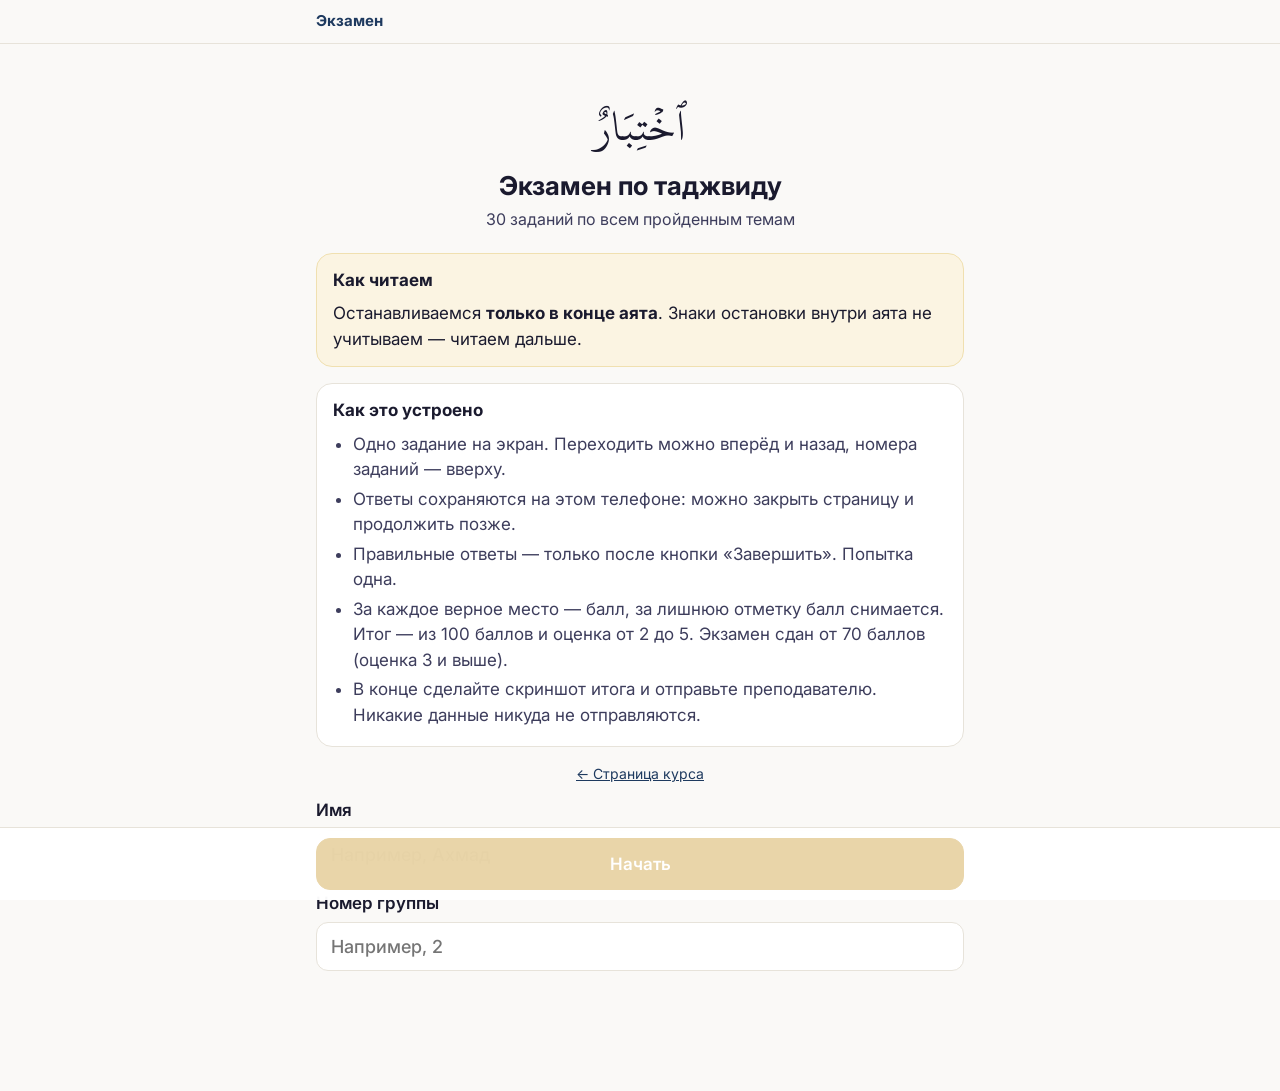
<file: proverka/ekzamen.html>
<!DOCTYPE html>
<html lang="ru">
<head>
<meta charset="utf-8">
<meta name="viewport" content="width=device-width, initial-scale=1, viewport-fit=cover">
<meta name="color-scheme" content="light only">
<meta property="og:type" content="website">
<meta property="og:title" content="Экзамен по таджвиду">
<meta property="og:description" content="Курс таджвида: 30 заданий по всем пройденным темам">
<meta property="og:url" content="https://dzhos7465-dotcom.github.io/tajweed-kurs/proverka/ekzamen.html">
<meta property="og:image" content="https://dzhos7465-dotcom.github.io/tajweed-kurs/preview-ekzamen-2.jpg">
<meta property="og:image:width" content="1200">
<meta property="og:image:height" content="630">
<meta property="og:image:type" content="image/jpeg">
<meta name="twitter:card" content="summary_large_image">
<meta name="twitter:image" content="https://dzhos7465-dotcom.github.io/tajweed-kurs/preview-ekzamen-2.jpg">
<title>Экзамен по таджвиду</title>
<link rel="preconnect" href="https://fonts.googleapis.com">
<link href="https://fonts.googleapis.com/css2?family=Inter:wght@400;500;600;700&display=swap" rel="stylesheet">
<style>
@font-face{font-family:'Hand';font-weight:700;font-display:block;src:url([data-uri]) format('woff2')}

@font-face{font-family:'KFGQPC Hafs';font-display:block;src:url([data-uri]) format('woff2')}
:root{color-scheme:light only;--ink:#1a1a2e;--ink-mid:#3d3d5c;--ink-soft:#8a8aa0;--accent:#1e3a5f;--gold:#c8972a;--gold-light:#f0e0b0;--gold-bg:#fbf4e2;
--ok:#2e7d4f;--ok-bg:#e3f2e8;--bad:#c0392b;--bad-bg:#fbe5e2;--grey:#b9b9c6;--line:#e7e3da;--bg:#faf9f7;--card:#fff;
--font-ui:'Inter',system-ui,-apple-system,'Segoe UI',Roboto,sans-serif;--font-ar:'KFGQPC Hafs','Amiri',serif}
*{box-sizing:border-box;-webkit-tap-highlight-color:transparent}
html{-webkit-text-size-adjust:100%;text-size-adjust:100%}
body{margin:0;background:var(--bg);color:var(--ink);font:400 17px/1.5 var(--font-ui)}
button{font-family:inherit;color:inherit}
.wrap{max-width:680px;margin:0 auto;padding:0 16px}
/* шапка */
.top{position:sticky;top:0;z-index:20;background:rgba(250,249,247,.96);backdrop-filter:blur(6px);border-bottom:1px solid var(--line);padding-top:env(safe-area-inset-top)}
.top .wrap{padding-top:10px;padding-bottom:10px}
.top-row{display:flex;align-items:center;justify-content:space-between;gap:10px}
.top-ttl{font-weight:700;font-size:15px;color:var(--accent);white-space:nowrap;overflow:hidden;text-overflow:ellipsis}
.clk{color:var(--accent);font-variant-numeric:tabular-nums}
.top-cnt{font-weight:600;font-size:15px;color:var(--ink-mid);white-space:nowrap}
.prog{height:5px;border-radius:3px;background:var(--line);margin-top:8px;overflow:hidden}
.prog i{display:block;height:100%;background:var(--gold);border-radius:3px;transition:width .3s}
.dots{position:relative;display:flex;gap:4px;margin-top:9px;overflow-x:auto;-webkit-overflow-scrolling:touch;scrollbar-width:none;padding-bottom:2px}
.dots::-webkit-scrollbar{display:none}
.dot{flex:0 0 30px;height:26px;border-radius:13px;border:1.5px solid var(--line);background:#fff;font:600 12px var(--font-ui);color:var(--ink-soft);padding:0;cursor:pointer}
.dot.done{background:var(--gold-light);border-color:var(--gold);color:var(--ink)}
.dot.cur{border-color:var(--accent);box-shadow:0 0 0 2px rgba(30,58,95,.15);color:var(--accent)}
.dot.r-ok{background:var(--ok-bg);border-color:var(--ok);color:var(--ok)}
.dot.r-bad{background:var(--bad-bg);border-color:var(--bad);color:var(--bad)}
/* экран задания */
main{padding:18px 0 120px}
body.nobar main{padding-bottom:30px}
body.nobar .bar{display:none}
.tnum{font-size:14px;font-weight:600;color:var(--gold);letter-spacing:.04em;text-transform:uppercase}
h1{font-size:24px;line-height:1.25;margin:4px 0 8px;color:var(--ink)}
.instr{font-size:17px;color:var(--ink-mid);margin:0 0 10px}
.cond{display:inline-flex;align-items:center;gap:6px;font-size:13.5px;font-weight:500;color:var(--accent);background:#eaf0f7;border-radius:14px;padding:4px 11px;margin-bottom:14px}
.howbtn{font-size:13.5px;font-weight:500;color:var(--ink-soft);background:none;border:none;text-decoration:underline dotted;padding:4px 6px;cursor:pointer;margin-left:4px}
.ar{font-family:var(--font-ar);direction:rtl;text-align:center;color:var(--ink)}
.aya{font-size:clamp(25px,7vw,33px);line-height:2.05;word-spacing:2px}
.num{font-family:var(--font-ar);white-space:nowrap}
.tw{border-bottom:2.5px solid var(--gold);padding-bottom:2px}
.hlm{color:#6B1D2C}
.tw.whole{}
/* карточки */
.card{background:var(--card);border:1.5px solid var(--line);border-radius:16px;padding:12px 14px 14px;margin:0 0 14px;position:relative;transition:border-color .2s,background .2s}
.card .no{position:absolute;top:10px;left:12px;font:700 13px var(--font-ui);color:var(--ink-soft)}
.chips{display:grid;grid-template-columns:repeat(auto-fit,minmax(96px,1fr));gap:8px;margin-top:8px}
.chip{min-height:46px;border-radius:12px;border:1.5px solid var(--line);background:#fff;font:600 15.5px var(--font-ui);padding:6px 8px;cursor:pointer;line-height:1.2}
.chip.sel{border-color:var(--gold);background:var(--gold-light)}
.chip.c-ok{border-color:var(--ok);background:var(--ok-bg);color:var(--ok)}
.chip.c-bad{border-color:var(--bad);background:var(--bad-bg);color:var(--bad)}
.chip:disabled{cursor:default}
.card.r-ok{border-color:var(--ok)}
.card.r-bad{border-color:var(--bad)}
.card.r-miss{border-color:var(--ok);border-style:dashed}
.why{font-size:15px;margin-top:10px;padding:8px 11px;border-radius:10px;background:#f4f2ee;color:var(--ink-mid)}
.why b{color:var(--ink)}
.why.ok b{color:var(--ok)} .why.bad b{color:var(--bad)}
/* карточки выбора */
.grid{display:grid;grid-template-columns:1fr 1fr;gap:12px}
.pick{cursor:pointer;user-select:none;-webkit-user-select:none;text-align:center;padding:14px 10px 12px}
.pick.sel{border-color:var(--gold);background:var(--gold-bg)}
.pick .w1{font-size:clamp(30px,9vw,40px);line-height:1.9}
.pick.r-ok{background:var(--ok-bg)} .pick.r-bad{background:var(--bad-bg)}
.pick.r-miss{background:#fff}
.mark{position:absolute;top:8px;right:10px;width:24px;height:24px;border-radius:50%;border:1.5px solid var(--line);background:#fff;font:700 14px/21px var(--font-ui);text-align:center;color:#fff}
.pick.sel .mark{background:var(--gold);border-color:var(--gold)}
.pick.sel .mark::after{content:"✓"}
.pick.r-ok .mark{background:var(--ok);border-color:var(--ok)}
.pick.r-bad .mark{background:var(--bad);border-color:var(--bad)}
.pick.r-bad .mark::after{content:"✕"}
.pick.r-miss .mark{border-color:var(--ok);border-style:dashed;background:#fff}
.pick.r-miss .mark::after{content:""}
.pick .why{font-size:13.5px;padding:6px 8px;text-align:left}
.pickaya{text-align:center}
/* текст суры с нажатием */
.sura{background:var(--card);border:1.5px solid var(--line);border-radius:16px;padding:10px 12px 14px;margin-bottom:14px}
.sura-head{display:flex;flex-direction:column;align-items:center}
.basm{font-family:var(--font-ar);font-size:clamp(22px,6vw,28px);text-align:center;direction:rtl;margin:0 0 4px;color:var(--ink)}
.flow{font-size:clamp(25px,7vw,33px);line-height:2.15;text-align:justify;text-align-last:center}
.flow .aybl{display:inline}
.tap{cursor:pointer;border-radius:8px;transition:background .15s}
.tap.m{background:var(--gold-light)}
.tap.t-ok{background:var(--ok-bg);color:var(--ok)}
.tap.t-bad{background:var(--bad-bg);color:var(--bad)}
.tap.t-neu{background:#ececf1;color:var(--ink-mid)}
.tap.t-miss{text-decoration:underline dashed var(--ok);text-decoration-thickness:2px;text-underline-offset:10px}
.flow.ro .tap{cursor:default}
.mlist h3{font-size:16px;margin:4px 0 8px;color:var(--ink-mid)}
.mrow{display:flex;align-items:center;gap:10px;background:#fff;border:1.5px solid var(--line);border-radius:14px;padding:8px 10px;margin-bottom:10px}
.mrow .mw{font-family:var(--font-ar);font-size:28px;line-height:1.7;min-width:90px;text-align:center;direction:rtl}
.mrow .chips{flex:1;margin-top:0;grid-template-columns:repeat(3,1fr)}
.mrow .chip{min-height:42px;font-size:13.5px;padding:4px}
.mrow.r-ok{border-color:var(--ok)} .mrow.r-bad{border-color:var(--bad)}
.empty{color:var(--ink-soft);font-size:15px;text-align:center;padding:10px}
.legend{display:flex;flex-wrap:wrap;gap:6px 14px;font-size:13.5px;color:var(--ink-mid);margin:-4px 0 12px}
.legend span.nos::before{display:none}
.legend span::before{content:"";display:inline-block;width:12px;height:12px;border-radius:3px;margin-right:5px;vertical-align:-1px;background:var(--c)}
/* нижняя панель */
.bar{position:fixed;left:0;right:0;bottom:0;z-index:20;background:rgba(255,255,255,.97);border-top:1px solid var(--line);padding-bottom:env(safe-area-inset-bottom)}
.bar .wrap{display:flex;gap:10px;padding-top:10px;padding-bottom:10px}
.btn{flex:1;min-height:52px;border-radius:14px;border:1.5px solid var(--accent);background:var(--accent);color:#fff;font:600 17px var(--font-ui);cursor:pointer}
.btn.sec{background:#fff;color:var(--accent)}
.btn.gold{background:var(--gold);border-color:var(--gold)}
.btn:disabled{opacity:.4;cursor:default}
.btn.small{flex:0 0 auto;padding:0 16px}
/* стартовый и итоговый экраны */
.hero{text-align:center;padding:24px 0 6px}
.hero .ar{font-size:clamp(34px,10vw,46px);line-height:1.8}
.hero h1{font-size:26px;margin:2px 0 4px}
.hero .sub{color:var(--ink-mid);font-size:16px}
.box{background:#fff;border:1.5px solid var(--line);border-radius:16px;padding:14px 16px;margin:16px 0}
.box h3{margin:0 0 8px;font-size:17px}
.box ul{margin:0;padding-left:20px} .box li{margin:4px 0;color:var(--ink-mid)}
.box.gold{background:var(--gold-bg);border-color:var(--gold-light)}
label.fld{display:block;font-weight:600;margin:6px 0}
input.name{width:100%;font:500 18px var(--font-ui);padding:13px 14px;border-radius:12px;border:1.5px solid var(--line);background:#fff;color:var(--ink)}
input.name:focus{outline:none;border-color:var(--gold)}
.score{text-align:center;margin:6px 0 2px}
.res-box{padding:6px 12px;margin:10px 0}
.res-btns{display:flex;gap:10px;margin-top:14px}

.mark-wrap{position:relative;display:inline-block;width:170px;height:140px;margin:0 auto 2px}
.mark-wrap svg{position:absolute;inset:0;width:100%;height:100%;overflow:visible}
.mark-wrap svg path{fill:none;stroke:#c0392b;stroke-width:3.2;stroke-linecap:round;stroke-linejoin:round;stroke-dasharray:640;stroke-dashoffset:640;animation:ink 1s .55s ease-out forwards}
.hand{position:absolute;left:0;right:0;top:50%;transform:translateY(-54%) rotate(-7deg);font-family:'Hand',cursive;font-weight:700;font-size:118px;line-height:1;color:#c0392b;text-align:center;letter-spacing:-2px;opacity:0;animation:pen .45s .1s ease-out forwards}
.hand sup{font-size:.55em;vertical-align:.55em;margin-left:6px}
@keyframes ink{to{stroke-dashoffset:0}}
@keyframes pen{from{opacity:0;transform:translateY(-54%) rotate(-7deg) scale(1.15)}to{opacity:1;transform:translateY(-54%) rotate(-7deg) scale(1)}}
.score .of b{color:var(--ink);font-size:22px}
.score .big{font-size:52px;font-weight:700;line-height:1;color:var(--accent)}
.score .of{font-size:18px;color:var(--ink-soft)}
.verdict{display:inline-block;margin-top:10px;font-weight:700;padding:6px 16px;border-radius:16px}
.verdict.ok{background:var(--ok-bg);color:var(--ok)} .verdict.bad{background:var(--bad-bg);color:var(--bad)}
.who{text-align:center;color:var(--ink-mid);font-size:15px;margin-top:8px}
table.res{width:100%;border-collapse:collapse;font-size:15px}
table.res td{padding:5px 4px;border-bottom:1px solid var(--line);font-size:14px;line-height:1.3}
table.res td:last-child{text-align:right;font-weight:600;white-space:nowrap}
table.res tr.full td:last-child{color:var(--ok)}
table.res tr.low td:last-child{color:var(--bad)}
table.res.parts td{font-size:16px;padding:7px 4px}
table.res th{text-align:left;font-size:13px;color:var(--accent);padding:10px 4px 3px}
details.res-box summary{cursor:pointer;font-weight:600;padding:8px 0;color:var(--accent)}
.note{font-size:14px;color:var(--ink-soft);text-align:center;margin-top:10px}
/* окно */
.ov{position:fixed;inset:0;background:rgba(26,26,46,.45);z-index:50;display:flex;align-items:flex-end;justify-content:center}
.sheet{background:#fff;width:100%;max-width:680px;border-radius:20px 20px 0 0;padding:20px 18px calc(18px + env(safe-area-inset-bottom));max-height:88vh;overflow:auto;animation:up .25s}
@media(min-width:700px){.ov{align-items:center}.sheet{border-radius:20px;max-width:560px}}
@keyframes up{from{transform:translateY(40px);opacity:0}}
.sheet h2{margin:0 0 10px;font-size:21px}
.sheet p{margin:8px 0;color:var(--ink-mid)}
.sheet .btns{display:flex;gap:10px;margin-top:16px}
.demo{background:var(--bg);border-radius:12px;padding:10px 12px;margin:10px 0;font-size:15px;color:var(--ink-mid)}
.play{width:34px;height:34px;border-radius:50%;border:1.5px solid var(--gold);background:#fff;color:var(--gold);font:700 13px var(--font-ui);cursor:pointer;padding:0;flex-shrink:0}
.play.on{background:var(--gold);color:#fff}
.card .play{position:absolute;top:8px;right:10px}
.aynum-play{display:flex;justify-content:center;gap:8px;flex-wrap:wrap;margin-top:6px}
.aynum-play button{border:1.5px solid var(--gold);background:#fff;color:var(--gold);border-radius:16px;font:600 13.5px var(--font-ui);padding:4px 10px;cursor:pointer}
.aynum-play button.on{background:var(--gold);color:#fff}
.sura-frame{display:flex;align-items:center;justify-content:center;gap:16px;margin:0 auto 4px;flex-shrink:0}
.sura-frame::before,.sura-frame::after{content:"";height:96px;width:37px;background:center/contain no-repeat;flex-shrink:0}
.sura-frame::after{background-image:url("data:image/svg+xml,%3Csvg%20xmlns%3D%22http%3A//www.w3.org/2000/svg%22%20viewBox%3D%22196%20-1568%20960%202499%22%3E%3Cpath%20transform%3D%22scale%281%2C-1%29%22%20fill%3D%22%23c8972a%22%20d%3D%22M971%20297Q934%20283%20875%20205Q822%20138%20779%20138Q772%20138%20763.5%20141.5Q755%20145%20753%20145Q743%20159%20736%20163Q740%20149%20740%20136Q740%2086%20694%2052Q652%2021%20602%2021Q548%2021%20518%2061Q490%2098%20490%20153Q490%20184%20512.0%20208.5Q534%20233%20566%20233Q615%20233%20625%20177Q623%20181%20618%20181Q614%20181%20611%20179Q605%20218%20564%20218Q544%20218%20525.5%20196.5Q507%20175%20507%20154Q507%20114%20532.0%2088.0Q557%2062%20597%2062Q638%2062%20664.0%2091.0Q690%20120%20690%20163Q690%20186%20681%20210Q671%20229%20662%20250Q664%20250%20673.5%20256.0Q683%20262%20690%20262Q666%20262%20718.0%20242.5Q770%20223%20787%20223Q822%20223%20849%20242Q878%20265%20934%20311L848%20379Q818%20397%20785%20397Q748%20397%20689%20359Q682%20359%20672.5%20365.0Q663%20371%20662%20371Q689%20433%20689%20457Q689%20501%20663.5%20529.5Q638%20558%20596%20558Q556%20558%20531.0%20532.5Q506%20507%20506%20467Q506%20446%20524.5%20424.5Q543%20403%20564%20403Q604%20403%20610%20442Q613%20440%20616%20440Q621%20440%20624%20444Q614%20388%20565%20388Q533%20388%20511.5%20412.0Q490%20436%20490%20468Q490%20523%20516%20560Q547%20600%20601%20600Q651%20600%20693%20569Q738%20535%20738%20486Q738%20472%20735%20458Q741%20462%20753%20477Q754%20477%20762.5%20480.5Q771%20484%20777%20484Q822%20484%20874%20416Q934%20338%20970%20324Q993%20315%20993.0%20311.0Q993%20307%20971%20297ZM342%201334Q349%201312%20334%201276Q261%201286%20220%201404Q215%201421%20211%201457Q217%201442%20235%201414Q247%201402%20293%201377Q334%201355%20342%201334ZM341%20-710Q334%20-732%20293.5%20-753.0Q253%20-774%20242%20-784Q226%20-798%20211%20-833Q212%20-816%20220%20-781Q261%20-662%20334%20-652Q348%20-687%20341%20-710ZM316%201431Q321%201408%20301%201373Q230%201391%20201%201515Q196%201534%20196%201568Q201%201554%20216%201523Q226%201509%20271%201479Q311%201454%20316%201431ZM631%20839Q634%20754%20609%20697Q595%20667%20532%20584Q487%20523%20487%20480Q487%20437%20512.5%20409.5Q538%20382%20581%20382Q614%20382%20614%20355Q614%20320%20583%20320Q519%20320%20472.0%20362.0Q425%20404%20425%20468Q425%20545%20465%20580Q437%20599%20437%20650Q437%20673%20447%20694Q515%20838%20516%20884Q519%20981%20477%201076Q434%201175%20358%201228Q298%201271%20293%201317Q291%201340%20305.5%201362.0Q320%201384%20341%201386Q384%201391%20399%201353Q405%201337%20399%201322Q390%201296%20365%201296Q331%201296%20331%201330Q331%201349%20352%201356Q339%201358%20332.5%201345.0Q326%201332%20327%201318Q330%201295%20360%201269Q618%201071%20631%20839ZM631%20-202Q623%20-406%20360%20-632Q346%20-644%20341%20-650Q330%20-663%20327%20-682Q326%20-695%20332.5%20-707.5Q339%20-720%20352%20-719Q331%20-711%20331%20-692Q331%20-659%20365%20-659Q390%20-659%20399%20-685Q404%20-700%20399%20-715Q384%20-754%20341%20-749Q319%20-746%20305.0%20-724.5Q291%20-703%20293%20-680Q298%20-634%20358%20-591Q434%20-538%20477%20-439Q519%20-344%20516%20-247Q515%20-201%20447%20-57Q437%20-36%20437%20-13Q437%2038%20465%2056Q425%2092%20425%20169Q425%20233%20472.0%20275.0Q519%20317%20583%20317Q614%20317%20614%20282Q614%20254%20581%20254Q538%20254%20512.5%20226.5Q487%20199%20487%20157Q487%20113%20532%2053Q596%20-32%20609%20-60Q634%20-116%20631%20-202ZM316%20-794Q310%20-817%20271.5%20-842.5Q233%20-868%20222%20-879Q208%20-895%20196%20-931Q196%20-914%20201%20-877Q230%20-753%20301%20-736Q321%20-771%20316%20-794ZM1156%20307H1062Q985%20349%20935%20430Q876%20528%20741%20550Q864%20597%20874%20715Q854%20854%20749%20876Q736%20876%20722%20870Q727%20871%20734%20871Q773%20871%20773%20823Q773%20802%20754.0%20787.5Q735%20773%20714%20773Q656%20777%20650%20840Q652%20918%20745%20935Q799%20936%20864%20889Q1010%20729%20898%20552Q976%20527%20991%20460Q1037%20381%201156%20307ZM673%20922Q638%201134%20390%201303Q684%201217%20750%20956ZM650%20830Q652%20899%20731%20908Q804%20896%20811%20830Q802%20752%20731%20749Q652%20754%20650%20830ZM640%20660Q642%20729%20721%20738Q794%20726%20801%20660Q792%20582%20721%20579Q642%20584%20640%20660ZM991%20177Q976%20110%20898%2085Q1010%20-92%20864%20-252Q799%20-299%20745%20-298Q652%20-281%20650%20-203Q656%20-140%20714%20-136Q735%20-136%20754.0%20-150.5Q773%20-165%20773%20-186Q773%20-234%20734%20-234Q727%20-234%20722%20-233Q736%20-239%20749%20-239Q854%20-217%20874%20-78Q864%2040%20741%2087Q876%20109%20935%20207Q985%20288%201062%20330H1156Q1037%20256%20991%20177ZM750%20-319Q684%20-580%20390%20-666Q638%20-497%20673%20-285ZM731%20-112Q802%20-115%20811%20-193Q804%20-259%20731%20-271Q652%20-262%20650%20-193Q652%20-117%20731%20-112ZM721%2058Q792%2055%20801%20-23Q794%20-89%20721%20-101Q642%20-92%20640%20-23Q642%2053%20721%2058Z%22/%3E%3C/svg%3E")}
.sura-frame::before{background-image:url("data:image/svg+xml,%3Csvg%20xmlns%3D%22http%3A//www.w3.org/2000/svg%22%20viewBox%3D%22-4%20-1568%20960%202499%22%3E%3Cpath%20transform%3D%22scale%281%2C-1%29%22%20fill%3D%22%23c8972a%22%20d%3D%22M182%20324Q217%20338%20278%20416Q330%20484%20375%20484Q381%20484%20389.5%20480.5Q398%20477%20399%20477Q411%20462%20417%20458Q414%20472%20414%20486Q414%20535%20459%20569Q500%20600%20551%20600Q605%20600%20635%20560Q662%20523%20662%20468Q662%20436%20640.5%20412.0Q619%20388%20587%20388Q538%20388%20528%20444Q531%20440%20536%20440Q539%20440%20542%20442Q548%20403%20588%20403Q609%20403%20627.5%20424.5Q646%20446%20646%20467Q646%20507%20621.0%20532.5Q596%20558%20556%20558Q514%20558%20488.5%20529.5Q463%20501%20463%20457Q463%20433%20490%20371Q489%20371%20479.5%20365.0Q470%20359%20463%20359Q404%20397%20366%20397Q334%20397%20304%20379L217%20311Q274%20265%20302%20242Q330%20223%20364%20223Q382%20223%20434.0%20242.5Q486%20262%20462%20262Q469%20262%20478.5%20256.0Q488%20250%20490%20250Q481%20229%20471%20210Q462%20186%20462%20163Q462%20120%20488.0%2091.0Q514%2062%20555%2062Q595%2062%20619.5%2088.0Q644%20114%20644%20154Q644%20175%20626.0%20196.5Q608%20218%20588%20218Q547%20218%20541%20179Q538%20181%20534%20181Q529%20181%20527%20177Q537%20233%20586%20233Q618%20233%20640.0%20208.5Q662%20184%20662%20153Q662%2098%20633%2061Q604%2021%20550%2021Q499%2021%20458%2052Q412%2086%20412%20136Q412%20149%20416%20163Q409%20159%20399%20145Q397%20145%20388.5%20141.5Q380%20138%20373%20138Q330%20138%20277%20205Q217%20283%20181%20297Q159%20307%20158.5%20311.0Q158%20315%20182%20324ZM859%201377Q905%201402%20917%201414Q935%201442%20941%201457Q937%201421%20932%201404Q891%201286%20818%201276Q803%201312%20810%201334Q818%201355%20859%201377ZM818%20-652Q891%20-662%20932%20-781Q940%20-816%20941%20-833Q926%20-798%20910%20-784Q899%20-774%20858.5%20-753.0Q818%20-732%20811%20-710Q804%20-687%20818%20-652ZM881%201479Q926%201509%20936%201523Q951%201554%20956%201568Q956%201534%20951%201515Q922%201391%20851%201373Q831%201408%20836%201431Q841%201454%20881%201479ZM792%201269Q822%201295%20825%201318Q826%201332%20819.5%201345.0Q813%201358%20800%201356Q821%201349%20821%201330Q821%201296%20787%201296Q762%201296%20753%201322Q747%201337%20753%201353Q768%201391%20811%201386Q832%201384%20846.5%201362.0Q861%201340%20859%201317Q854%201271%20794%201228Q718%201175%20675%201076Q633%20981%20636%20884Q637%20838%20705%20694Q715%20673%20715%20650Q715%20599%20687%20580Q727%20545%20727%20468Q727%20404%20680.0%20362.0Q633%20320%20569%20320Q538%20320%20538%20355Q538%20382%20571%20382Q614%20382%20639.5%20409.5Q665%20437%20665%20480Q665%20523%20620%20584Q557%20667%20543%20697Q518%20754%20521%20839Q534%201071%20792%201269ZM543%20-60Q556%20-32%20620%2053Q665%20113%20665%20157Q665%20199%20639.5%20226.5Q614%20254%20571%20254Q538%20254%20538%20282Q538%20317%20569%20317Q633%20317%20680.0%20275.0Q727%20233%20727%20169Q727%2092%20687%2056Q715%2038%20715%20-13Q715%20-36%20705%20-57Q637%20-201%20636%20-247Q633%20-344%20675%20-439Q718%20-538%20794%20-591Q854%20-634%20859%20-680Q861%20-703%20847.0%20-724.5Q833%20-746%20811%20-749Q768%20-754%20753%20-715Q748%20-700%20753%20-685Q762%20-659%20787%20-659Q821%20-659%20821%20-692Q821%20-711%20800%20-719Q813%20-720%20819.5%20-707.5Q826%20-695%20825%20-682Q822%20-663%20811%20-650Q806%20-644%20792%20-632Q529%20-406%20521%20-202Q518%20-116%20543%20-60ZM851%20-736Q922%20-753%20951%20-877Q956%20-914%20956%20-931Q944%20-895%20930%20-879Q919%20-868%20880.5%20-842.5Q842%20-817%20836%20-794Q831%20-771%20851%20-736ZM161%20460Q176%20527%20254%20552Q142%20729%20288%20889Q352%20936%20407%20935Q499%20918%20501%20840Q495%20777%20438%20773Q417%20773%20398.0%20787.5Q379%20802%20379%20823Q379%20871%20418%20871Q424%20871%20430%20870Q416%20876%20403%20876Q298%20854%20278%20715Q288%20597%20411%20550Q276%20528%20217%20430Q167%20349%2090%20307H-4Q115%20381%20161%20460ZM401%20956Q468%201217%20762%201303Q514%201134%20479%20922ZM421%20749Q350%20752%20341%20830Q348%20896%20421%20908Q500%20899%20502%20830Q500%20754%20421%20749ZM431%20579Q360%20582%20351%20660Q358%20726%20431%20738Q510%20729%20512%20660Q510%20584%20431%20579ZM-4%20330H90Q167%20288%20217%20207Q276%20109%20411%2087Q288%2040%20278%20-78Q298%20-217%20403%20-239Q416%20-239%20430%20-233Q424%20-234%20418%20-234Q379%20-234%20379%20-186Q379%20-165%20398.0%20-150.5Q417%20-136%20438%20-136Q495%20-140%20501%20-203Q499%20-281%20407%20-298Q352%20-299%20288%20-252Q142%20-92%20254%2085Q176%20110%20161%20177Q115%20256%20-4%20330ZM479%20-285Q514%20-497%20762%20-666Q468%20-580%20401%20-319ZM502%20-193Q500%20-262%20421%20-271Q348%20-259%20341%20-193Q350%20-115%20421%20-112Q500%20-117%20502%20-193ZM512%20-23Q510%20-92%20431%20-101Q358%20-89%20351%20-23Q360%2055%20431%2058Q510%2053%20512%20-23Z%22/%3E%3C/svg%3E")}
.sura-frame{gap:8px;margin:0 auto}
.sura-frame::before,.sura-frame::after{height:62px;width:24px}
.sura-frame span{font-family:var(--font-ar);font-weight:700;font-size:30px;line-height:1.5;color:var(--ink);direction:rtl;white-space:nowrap}
.sign{display:flex;justify-content:center;align-items:center;gap:12px;margin:0 0 6px;font-size:14px;color:var(--ink-soft)}
.sign svg{height:56px;width:auto}
.aya{overflow-wrap:anywhere}
.chip{hyphens:auto;-webkit-hyphens:auto;overflow-wrap:break-word;min-width:0}
</style>
</head>
<body>
<header class="top"><div class="wrap" id="top"></div></header>
<main><div class="wrap" id="app"></div></main>
<footer class="bar"><div class="wrap" id="bar"></div></footer>
<div id="ovl"></div>
<script type="application/json" id="data">{"mode": "k", "title": "Экзамен по таджвиду", "short": "Экзамен", "tasks": [{"key": "hv", "kind": "pickWord", "title": "Полнозвучные буквы", "instr": "Нажмите на все слова, в которых есть полнозвучная буква.", "opts": null, "items": [{"ok": true, "tw": "خَلَقَ", "why": "", "au": "https://audio.qurancdn.com/wbw/067_014_004.mp3"}, {"ok": true, "tw": "سَاقٖ", "why": "", "au": "https://audio.qurancdn.com/wbw/068_042_004.mp3"}, {"ok": false, "tw": "مَنُوعًا", "why": "здесь нет ни одной из семи полнозвучных букв (خ ص ض غ ط ق ظ)", "au": "https://audio.qurancdn.com/wbw/070_021_004.mp3"}, {"ok": true, "tw": "بِٱلۡقَارِعَةِ", "why": "", "au": "https://audio.qurancdn.com/wbw/069_004_004.mp3"}, {"ok": false, "tw": "جَزُوعٗا", "why": "здесь нет ни одной из семи полнозвучных букв (خ ص ض غ ط ق ظ)", "au": "https://audio.qurancdn.com/wbw/070_020_004.mp3"}, {"ok": false, "tw": "هَلُوعًا", "why": "здесь нет ни одной из семи полнозвучных букв (خ ص ض غ ط ق ظ)", "au": "https://audio.qurancdn.com/wbw/070_019_004.mp3"}]}, {"key": "lam", "kind": "label", "title": "Лям в слове «Аллах»", "instr": "Как читается лям в выделенном слове «Аллах»?", "opts": ["Твёрдо", "Мягко"], "items": [{"ans": "Твёрдо", "au": "https://everyayah.com/data/Husary_Muallim_128kbps/072022.mp3", "words": ["قُلۡ", "إِنِّي", "لَن", "يُجِيرَنِي", "مِنَ", "ٱللَّهِ", "أَحَدٞ", "وَلَنۡ", "أَجِدَ", "مِن", "دُونِهِۦ", "مُلۡتَحَدًا"], "ti": 5, "num": "٢٢", "tw": ["ٱ", "للَّ‍", "‍هِ"]}, {"ans": "Мягко", "au": "https://everyayah.com/data/Husary_Muallim_128kbps/076009.mp3", "words": ["إِنَّمَا", "نُطۡعِمُكُمۡ", "لِوَجۡهِ", "ٱللَّهِ", "لَا", "نُرِيدُ", "مِنكُمۡ", "جَزَآءٗ", "وَلَا", "شُكُورًا"], "ti": 3, "num": "٩", "tw": ["ٱ", "للَّ‍", "‍هِ"]}, {"ans": "Мягко", "au": "https://everyayah.com/data/Husary_Muallim_128kbps/071025.mp3", "words": ["مِّمَّا", "خَطِيٓـَٰٔتِهِمۡ", "أُغۡرِقُواْ", "فَأُدۡخِلُواْ", "نَارٗا", "فَلَمۡ", "يَجِدُواْ", "لَهُم", "مِّن", "دُونِ", "ٱللَّهِ", "أَنصَارٗا"], "ti": 10, "num": "٢٥", "tw": ["ٱ", "للَّ‍", "‍هِ"]}, {"ans": "Твёрдо", "au": "https://everyayah.com/data/Husary_Muallim_128kbps/071015.mp3", "words": ["أَلَمۡ", "تَرَوۡاْ", "كَيۡفَ", "خَلَقَ", "ٱللَّهُ", "سَبۡعَ", "سَمَٰوَٰتٖ", "طِبَاقٗا"], "ti": 4, "num": "١٥", "tw": ["ٱ", "للَّ‍", "‍هُ"]}]}, {"key": "stop", "kind": "label", "title": "Остановка в конце аята", "instr": "Аят кончается на выделенном слове. Что происходит с концом слова при остановке?", "opts": ["Читаем «х»", "Читаем алиф", "Сукун, танвин уходит", "Малая буква не читается"], "items": [{"ans": "Малая буква не читается", "au": "https://everyayah.com/data/Husary_Muallim_128kbps/075003.mp3", "words": ["أَيَحۡسَبُ", "ٱلۡإِنسَٰنُ", "أَلَّن", "نَّجۡمَعَ", "عِظَامَهُۥ"], "ti": 4, "num": "٣", "tw": ["عِظَامَ‍", "‍هُۥ", ""], "alt": "Читаем «х»", "altwhy": "При остановке ه читается с сукуном, то есть звучит «х». Полный ответ — малая буква после ه не читается."}, {"ans": "Читаем «х»", "au": "https://everyayah.com/data/Husary_Muallim_128kbps/069013.mp3", "words": ["فَإِذَا", "نُفِخَ", "فِي", "ٱلصُّورِ", "نَفۡخَةٞ", "وَٰحِدَةٞ"], "ti": 5, "num": "١٣", "tw": ["وَٰحِدَ", "ةٞ", ""]}, {"ans": "Сукун, танвин уходит", "au": "https://everyayah.com/data/Husary_Muallim_128kbps/068040.mp3", "words": ["سَلۡهُمۡ", "أَيُّهُم", "بِذَٰلِكَ", "زَعِيمٌ"], "ti": 3, "num": "٤٠", "tw": ["زَعِي‍", "‍مٌ", ""]}, {"ans": "Читаем алиф", "au": "https://everyayah.com/data/Husary_Muallim_128kbps/071013.mp3", "words": ["مَّا", "لَكُمۡ", "لَا", "تَرۡجُونَ", "لِلَّهِ", "وَقَارٗا"], "ti": 5, "num": "١٣", "tw": ["وَقَا", "رٗا", ""]}]}, {"key": "gh", "kind": "tap", "title": "Гунна", "instr": "Нажмите на все слова, где есть гунна: мим или нун с ташдидом.", "opts": null, "extra": "здесь нет мима или нуна с ташдидом", "targets": {"68:34:0": "ok", "68:34:4": "ok", "68:34:5": "ok"}, "alt": {}, "blocks": [{"num": "٣٤", "n": 34, "au": "https://everyayah.com/data/Husary_Muallim_128kbps/068034.mp3", "words": [{"t": "إِنَّ", "k": "68:34:0"}, {"t": "لِلۡمُتَّقِينَ", "k": "68:34:1"}, {"t": "عِندَ", "k": "68:34:2"}, {"t": "رَبِّهِمۡ", "k": "68:34:3"}, {"t": "جَنَّٰتِ", "k": "68:34:4"}, {"t": "ٱلنَّعِيمِ", "k": "68:34:5"}]}], "order": ["68:34:0", "68:34:1", "68:34:2", "68:34:3", "68:34:4", "68:34:5"], "wtext": {"68:34:0": "إِنَّ", "68:34:1": "لِلۡمُتَّقِينَ", "68:34:2": "عِندَ", "68:34:3": "رَبِّهِمۡ", "68:34:4": "جَنَّٰتِ", "68:34:5": "ٱلنَّعِيمِ"}, "sura": "سُورَةُ ٱلۡقَلَمِ"}, {"key": "mim", "kind": "tap", "title": "Мим с сукуном", "instr": "Нажмите на все слова, где мим с сукуном, и выберите правило для каждой отметки.", "opts": ["Изхар", "Ихфа", "Идгам"], "extra": "здесь нет мима с сукуном перед следующей буквой", "gen": {"Изхар": "после мима с сукуном любая буква, кроме م и ب, — мим читается ясно", "Ихфа": "после мима с сукуном буква ب — мим читается скрыто, с гунной", "Идгам": "после мима с сукуном ещё один мим — сливаются с гунной"}, "targets": {"71:11:2": "Идгам", "71:12:0": "Ихфа", "71:12:4": "Изхар", "71:12:7": "Изхар"}, "alt": {}, "blocks": [{"num": "١١", "n": 11, "au": "https://everyayah.com/data/Husary_Muallim_128kbps/071011.mp3", "words": [{"t": "يُرۡسِلِ", "k": "71:11:0"}, {"t": "ٱلسَّمَآءَ", "k": "71:11:1"}, {"t": "عَلَيۡكُم", "k": "71:11:2"}, {"t": "مِّدۡرَارٗا", "k": "71:11:3"}]}, {"num": "١٢", "n": 12, "au": "https://everyayah.com/data/Husary_Muallim_128kbps/071012.mp3", "words": [{"t": "وَيُمۡدِدۡكُم", "k": "71:12:0"}, {"t": "بِأَمۡوَٰلٖ", "k": "71:12:1"}, {"t": "وَبَنِينَ", "k": "71:12:2"}, {"t": "وَيَجۡعَل", "k": "71:12:3"}, {"t": "لَّكُمۡ", "k": "71:12:4"}, {"t": "جَنَّٰتٖ", "k": "71:12:5"}, {"t": "وَيَجۡعَل", "k": "71:12:6"}, {"t": "لَّكُمۡ", "k": "71:12:7"}, {"t": "أَنۡهَٰرٗا", "k": "71:12:8"}]}], "order": ["71:11:0", "71:11:1", "71:11:2", "71:11:3", "71:12:0", "71:12:1", "71:12:2", "71:12:3", "71:12:4", "71:12:5", "71:12:6", "71:12:7", "71:12:8"], "wtext": {"71:11:0": "يُرۡسِلِ", "71:11:1": "ٱلسَّمَآءَ", "71:11:2": "عَلَيۡكُم", "71:11:3": "مِّدۡرَارٗا", "71:12:0": "وَيُمۡدِدۡكُم", "71:12:1": "بِأَمۡوَٰلٖ", "71:12:2": "وَبَنِينَ", "71:12:3": "وَيَجۡعَل", "71:12:4": "لَّكُمۡ", "71:12:5": "جَنَّٰتٖ", "71:12:6": "وَيَجۡعَل", "71:12:7": "لَّكُمۡ", "71:12:8": "أَنۡهَٰرٗا"}, "sura": "سُورَةُ نُوحٍ"}, {"key": "izh", "kind": "tap", "title": "Нун с сукуном и танвин · изхар", "instr": "Нажмите на все слова, где нун с сукуном или танвин читается с изхаром.", "opts": null, "extra": "здесь нет изхара нуна с сукуном или танвина", "gen": {"Изхар": "после нуна с сукуном или танвина горловая буква (ء ه ع ح غ خ) — нун читается ясно", "Идгам с гунной": "после нуна с сукуном или танвина одна из букв ي ن م و — нун вливается в неё с гунной", "Идгам без гунны": "после нуна с сукуном или танвина ل или ر — нун вливается без гунны", "Икляб": "после нуна с сукуном или танвина буква ب — нун превращается в мим с гунной", "Ихфа": "после нуна с сукуном или танвина одна из 15 остальных букв — нун читается скрыто, с гунной", "С гунной": "после нуна с сукуном или танвина одна из букв ي ن م و — идгам с гунной", "Без гунны": "после нуна с сукуном или танвина ل или ر — идгам без гунны"}, "targets": {"67:28:2": "ok", "67:28:12": "ok", "67:28:13": "ok"}, "alt": {}, "neutral": {"67:28:14": 1}, "blocks": [{"num": "٢٨", "n": 28, "au": "https://everyayah.com/data/Husary_Muallim_128kbps/067028.mp3", "words": [{"t": "قُلۡ", "k": "67:28:0"}, {"t": "أَرَءَيۡتُمۡ", "k": "67:28:1"}, {"t": "إِنۡ", "k": "67:28:2"}, {"t": "أَهۡلَكَنِيَ", "k": "67:28:3"}, {"t": "ٱللَّهُ", "k": "67:28:4"}, {"t": "وَمَن", "k": "67:28:5"}, {"t": "مَّعِيَ", "k": "67:28:6"}, {"t": "أَوۡ", "k": "67:28:7"}, {"t": "رَحِمَنَا", "k": "67:28:8"}, {"t": "فَمَن", "k": "67:28:9"}, {"t": "يُجِيرُ", "k": "67:28:10"}, {"t": "ٱلۡكَٰفِرِينَ", "k": "67:28:11"}, {"t": "مِنۡ", "k": "67:28:12"}, {"t": "عَذَابٍ", "k": "67:28:13"}, {"t": "أَلِيمٖ", "k": "67:28:14"}]}], "order": ["67:28:0", "67:28:1", "67:28:2", "67:28:3", "67:28:4", "67:28:5", "67:28:6", "67:28:7", "67:28:8", "67:28:9", "67:28:10", "67:28:11", "67:28:12", "67:28:13", "67:28:14"], "wtext": {"67:28:0": "قُلۡ", "67:28:1": "أَرَءَيۡتُمۡ", "67:28:2": "إِنۡ", "67:28:3": "أَهۡلَكَنِيَ", "67:28:4": "ٱللَّهُ", "67:28:5": "وَمَن", "67:28:6": "مَّعِيَ", "67:28:7": "أَوۡ", "67:28:8": "رَحِمَنَا", "67:28:9": "فَمَن", "67:28:10": "يُجِيرُ", "67:28:11": "ٱلۡكَٰفِرِينَ", "67:28:12": "مِنۡ", "67:28:13": "عَذَابٍ", "67:28:14": "أَلِيمٖ"}, "sura": "سُورَةُ ٱلۡمُلۡكِ"}, {"key": "idg", "kind": "tap", "title": "Нун с сукуном и танвин · идгам", "instr": "Нажмите на все слова, где нун с сукуном или танвин читается с идгамом, и укажите: с гунной или без.", "opts": ["С гунной", "Без гунны"], "extra": "здесь нет идгама нуна с сукуном или танвина", "gen": {"Изхар": "после нуна с сукуном или танвина горловая буква (ء ه ع ح غ خ) — нун читается ясно", "Идгам с гунной": "после нуна с сукуном или танвина одна из букв ي ن م و — нун вливается в неё с гунной", "Идгам без гунны": "после нуна с сукуном или танвина ل или ر — нун вливается без гунны", "Икляб": "после нуна с сукуном или танвина буква ب — нун превращается в мим с гунной", "Ихфа": "после нуна с сукуном или танвина одна из 15 остальных букв — нун читается скрыто, с гунной", "С гунной": "после нуна с сукуном или танвина одна из букв ي ن م و — идгам с гунной", "Без гунны": "после нуна с сукуном или танвина ل или ر — идгам без гунны"}, "targets": {"72:5:2": "Без гунны", "72:6:2": "С гунной", "72:6:6": "С гунной"}, "alt": {}, "neutral": {"72:5:9": 1, "72:6:10": 1}, "blocks": [{"num": "٥", "n": 5, "au": "https://everyayah.com/data/Husary_Muallim_128kbps/072005.mp3", "words": [{"t": "وَأَنَّا", "k": "72:5:0"}, {"t": "ظَنَنَّآ", "k": "72:5:1"}, {"t": "أَن", "k": "72:5:2"}, {"t": "لَّن", "k": "72:5:3"}, {"t": "تَقُولَ", "k": "72:5:4"}, {"t": "ٱلۡإِنسُ", "k": "72:5:5"}, {"t": "وَٱلۡجِنُّ", "k": "72:5:6"}, {"t": "عَلَى", "k": "72:5:7"}, {"t": "ٱللَّهِ", "k": "72:5:8"}, {"t": "كَذِبٗا", "k": "72:5:9"}]}, {"num": "٦", "n": 6, "au": "https://everyayah.com/data/Husary_Muallim_128kbps/072006.mp3", "words": [{"t": "وَأَنَّهُۥ", "k": "72:6:0"}, {"t": "كَانَ", "k": "72:6:1"}, {"t": "رِجَالٞ", "k": "72:6:2"}, {"t": "مِّنَ", "k": "72:6:3"}, {"t": "ٱلۡإِنسِ", "k": "72:6:4"}, {"t": "يَعُوذُونَ", "k": "72:6:5"}, {"t": "بِرِجَالٖ", "k": "72:6:6"}, {"t": "مِّنَ", "k": "72:6:7"}, {"t": "ٱلۡجِنِّ", "k": "72:6:8"}, {"t": "فَزَادُوهُمۡ", "k": "72:6:9"}, {"t": "رَهَقٗا", "k": "72:6:10"}]}], "order": ["72:5:0", "72:5:1", "72:5:2", "72:5:3", "72:5:4", "72:5:5", "72:5:6", "72:5:7", "72:5:8", "72:5:9", "72:6:0", "72:6:1", "72:6:2", "72:6:3", "72:6:4", "72:6:5", "72:6:6", "72:6:7", "72:6:8", "72:6:9", "72:6:10"], "wtext": {"72:5:0": "وَأَنَّا", "72:5:1": "ظَنَنَّآ", "72:5:2": "أَن", "72:5:3": "لَّن", "72:5:4": "تَقُولَ", "72:5:5": "ٱلۡإِنسُ", "72:5:6": "وَٱلۡجِنُّ", "72:5:7": "عَلَى", "72:5:8": "ٱللَّهِ", "72:5:9": "كَذِبٗا", "72:6:0": "وَأَنَّهُۥ", "72:6:1": "كَانَ", "72:6:2": "رِجَالٞ", "72:6:3": "مِّنَ", "72:6:4": "ٱلۡإِنسِ", "72:6:5": "يَعُوذُونَ", "72:6:6": "بِرِجَالٖ", "72:6:7": "مِّنَ", "72:6:8": "ٱلۡجِنِّ", "72:6:9": "فَزَادُوهُمۡ", "72:6:10": "رَهَقٗا"}, "sura": "سُورَةُ ٱلۡجِنِّ"}, {"key": "iql", "kind": "tap", "title": "Нун с сукуном и танвин · икляб", "instr": "Нажмите на все слова, где нун с сукуном или танвин читается с иклябом.", "opts": null, "extra": "здесь нет икляба: после нуна с сукуном или танвина нет ب", "gen": {"Изхар": "после нуна с сукуном или танвина горловая буква (ء ه ع ح غ خ) — нун читается ясно", "Идгам с гунной": "после нуна с сукуном или танвина одна из букв ي ن م و — нун вливается в неё с гунной", "Идгам без гунны": "после нуна с сукуном или танвина ل или ر — нун вливается без гунны", "Икляб": "после нуна с сукуном или танвина буква ب — нун превращается в мим с гунной", "Ихфа": "после нуна с сукуном или танвина одна из 15 остальных букв — нун читается скрыто, с гунной", "С гунной": "после нуна с сукуном или танвина одна из букв ي ن م و — идгам с гунной", "Без гунны": "после нуна с сукуном или танвина ل или ر — идгам без гунны"}, "targets": {"54:4:3": "ok", "54:5:0": "ok"}, "alt": {}, "neutral": {"54:4:6": 1}, "blocks": [{"num": "٤", "n": 4, "au": "https://everyayah.com/data/Husary_Muallim_128kbps/054004.mp3", "words": [{"t": "وَلَقَدۡ", "k": "54:4:0"}, {"t": "جَآءَهُم", "k": "54:4:1"}, {"t": "مِّنَ", "k": "54:4:2"}, {"t": "ٱلۡأَنۢبَآءِ", "k": "54:4:3"}, {"t": "مَا", "k": "54:4:4"}, {"t": "فِيهِ", "k": "54:4:5"}, {"t": "مُزۡدَجَرٌ", "k": "54:4:6"}]}, {"num": "٥", "n": 5, "au": "https://everyayah.com/data/Husary_Muallim_128kbps/054005.mp3", "words": [{"t": "حِكۡمَةُۢ", "k": "54:5:0"}, {"t": "بَٰلِغَةٞۖ", "k": "54:5:1"}, {"t": "فَمَا", "k": "54:5:2"}, {"t": "تُغۡنِ", "k": "54:5:3"}, {"t": "ٱلنُّذُرُ", "k": "54:5:4"}]}], "order": ["54:4:0", "54:4:1", "54:4:2", "54:4:3", "54:4:4", "54:4:5", "54:4:6", "54:5:0", "54:5:1", "54:5:2", "54:5:3", "54:5:4"], "wtext": {"54:4:0": "وَلَقَدۡ", "54:4:1": "جَآءَهُم", "54:4:2": "مِّنَ", "54:4:3": "ٱلۡأَنۢبَآءِ", "54:4:4": "مَا", "54:4:5": "فِيهِ", "54:4:6": "مُزۡدَجَرٌ", "54:5:0": "حِكۡمَةُۢ", "54:5:1": "بَٰلِغَةٞۖ", "54:5:2": "فَمَا", "54:5:3": "تُغۡنِ", "54:5:4": "ٱلنُّذُرُ"}, "sura": "سُورَةُ ٱلۡقَمَرِ"}, {"key": "ikh", "kind": "tap", "title": "Нун с сукуном и танвин · ихфа", "instr": "Нажмите на все слова, где нун с сукуном или танвин читается с ихфа.", "opts": null, "extra": "здесь нет ихфа нуна с сукуном или танвина", "gen": {"Изхар": "после нуна с сукуном или танвина горловая буква (ء ه ع ح غ خ) — нун читается ясно", "Идгам с гунной": "после нуна с сукуном или танвина одна из букв ي ن م و — нун вливается в неё с гунной", "Идгам без гунны": "после нуна с сукуном или танвина ل или ر — нун вливается без гунны", "Икляб": "после нуна с сукуном или танвина буква ب — нун превращается в мим с гунной", "Ихфа": "после нуна с сукуном или танвина одна из 15 остальных букв — нун читается скрыто, с гунной", "С гунной": "после нуна с сукуном или танвина одна из букв ي ن م و — идгам с гунной", "Без гунны": "после нуна с сукуном или танвина ل или ر — идгам без гунны"}, "targets": {"67:17:1": "ok", "67:17:2": "ok", "67:17:8": "ok"}, "alt": {}, "blocks": [{"num": "١٧", "n": 17, "au": "https://everyayah.com/data/Husary_Muallim_128kbps/067017.mp3", "words": [{"t": "أَمۡ", "k": "67:17:0"}, {"t": "أَمِنتُم", "k": "67:17:1"}, {"t": "مَّن", "k": "67:17:2"}, {"t": "فِي", "k": "67:17:3"}, {"t": "ٱلسَّمَآءِ", "k": "67:17:4"}, {"t": "أَن", "k": "67:17:5"}, {"t": "يُرۡسِلَ", "k": "67:17:6"}, {"t": "عَلَيۡكُمۡ", "k": "67:17:7"}, {"t": "حَاصِبٗاۖ", "k": "67:17:8"}, {"t": "فَسَتَعۡلَمُونَ", "k": "67:17:9"}, {"t": "كَيۡفَ", "k": "67:17:10"}, {"t": "نَذِيرِ", "k": "67:17:11"}]}], "order": ["67:17:0", "67:17:1", "67:17:2", "67:17:3", "67:17:4", "67:17:5", "67:17:6", "67:17:7", "67:17:8", "67:17:9", "67:17:10", "67:17:11"], "wtext": {"67:17:0": "أَمۡ", "67:17:1": "أَمِنتُم", "67:17:2": "مَّن", "67:17:3": "فِي", "67:17:4": "ٱلسَّمَآءِ", "67:17:5": "أَن", "67:17:6": "يُرۡسِلَ", "67:17:7": "عَلَيۡكُمۡ", "67:17:8": "حَاصِبٗاۖ", "67:17:9": "فَسَتَعۡلَمُونَ", "67:17:10": "كَيۡفَ", "67:17:11": "نَذِيرِ"}, "sura": "سُورَةُ ٱلۡمُلۡكِ"}, {"key": "nun", "kind": "label", "title": "Нун с сукуном и танвин · все правила", "instr": "Какое правило нуна с сукуном или танвина в выделенном месте?", "opts": ["Изхар", "Идгам с гунной", "Идгам без гунны", "Икляб", "Ихфа"], "gen": {"Изхар": "после нуна с сукуном или танвина горловая буква (ء ه ع ح غ خ) — нун читается ясно", "Идгам с гунной": "после нуна с сукуном или танвина одна из букв ي ن م و — нун вливается в неё с гунной", "Идгам без гунны": "после нуна с сукуном или танвина ل или ر — нун вливается без гунны", "Икляб": "после нуна с сукуном или танвина буква ب — нун превращается в мим с гунной", "Ихфа": "после нуна с сукуном или танвина одна из 15 остальных букв — нун читается скрыто, с гунной", "С гунной": "после нуна с сукуном или танвина одна из букв ي ن م و — идгам с гунной", "Без гунны": "после нуна с сукуном или танвина ل или ر — идгам без гунны"}, "items": [{"ans": "Изхар", "au": "https://everyayah.com/data/Husary_Muallim_128kbps/070011.mp3", "words": ["يُبَصَّرُونَهُمۡۚ", "يَوَدُّ", "ٱلۡمُجۡرِمُ", "لَوۡ", "يَفۡتَدِي", "مِنۡ", "عَذَابِ", "يَوۡمِئِذِۭ", "بِبَنِيهِ"], "ti": 5, "num": "١١", "tw": ["مِ‍", "‍نۡ", ""]}, {"ans": "Ихфа", "au": "https://everyayah.com/data/Husary_Muallim_128kbps/068007.mp3", "words": ["إِنَّ", "رَبَّكَ", "هُوَ", "أَعۡلَمُ", "بِمَن", "ضَلَّ", "عَن", "سَبِيلِهِۦ", "وَهُوَ", "أَعۡلَمُ", "بِٱلۡمُهۡتَدِينَ"], "ti": 6, "num": "٧", "tw": ["عَ‍", "‍ن", ""]}, {"ans": "Идгам без гунны", "au": "https://everyayah.com/data/Husary_Muallim_128kbps/068052.mp3", "words": ["وَمَا", "هُوَ", "إِلَّا", "ذِكۡرٞ", "لِّلۡعَٰلَمِينَ"], "ti": 3, "num": "٥٢", "tw": ["ذِكۡ‍", "‍رٞ", ""]}, {"ans": "Икляб", "au": "https://everyayah.com/data/Husary_Muallim_128kbps/069008.mp3", "words": ["فَهَلۡ", "تَرَىٰ", "لَهُم", "مِّنۢ", "بَاقِيَةٖ"], "ti": 3, "num": "٨", "tw": ["مِّ‍", "‍نۢ", ""]}, {"ans": "Идгам с гунной", "au": "https://everyayah.com/data/Husary_Muallim_128kbps/068044.mp3", "words": ["فَذَرۡنِي", "وَمَن", "يُكَذِّبُ", "بِهَٰذَا", "ٱلۡحَدِيثِۖ", "سَنَسۡتَدۡرِجُهُم", "مِّنۡ", "حَيۡثُ", "لَا", "يَعۡلَمُونَ"], "ti": 1, "num": "٤٤", "tw": ["وَمَ‍", "‍ن", ""]}]}, {"key": "ra", "kind": "tap", "title": "Буква ра", "instr": "Нажмите на все слова с буквой ра и укажите: твёрдая она или мягкая.", "opts": ["Твёрдая", "Мягкая"], "extra": "в этом слове нет буквы ра", "targets": {"67:19:1": "Твёрдая", "67:19:3": "Мягкая", "67:19:10": "Твёрдая", "67:19:14": "Мягкая"}, "alt": {}, "blocks": [{"num": "١٩", "n": 19, "au": "https://everyayah.com/data/Husary_Muallim_128kbps/067019.mp3", "words": [{"t": "أَوَلَمۡ", "k": "67:19:0"}, {"t": "يَرَوۡاْ", "k": "67:19:1"}, {"t": "إِلَى", "k": "67:19:2"}, {"t": "ٱلطَّيۡرِ", "k": "67:19:3"}, {"t": "فَوۡقَهُمۡ", "k": "67:19:4"}, {"t": "صَٰٓفَّٰتٖ", "k": "67:19:5"}, {"t": "وَيَقۡبِضۡنَۚ", "k": "67:19:6"}, {"t": "مَا", "k": "67:19:7"}, {"t": "يُمۡسِكُهُنَّ", "k": "67:19:8"}, {"t": "إِلَّا", "k": "67:19:9"}, {"t": "ٱلرَّحۡمَٰنُۚ", "k": "67:19:10"}, {"t": "إِنَّهُۥ", "k": "67:19:11"}, {"t": "بِكُلِّ", "k": "67:19:12"}, {"t": "شَيۡءِۭ", "k": "67:19:13"}, {"t": "بَصِيرٌ", "k": "67:19:14"}]}], "order": ["67:19:0", "67:19:1", "67:19:2", "67:19:3", "67:19:4", "67:19:5", "67:19:6", "67:19:7", "67:19:8", "67:19:9", "67:19:10", "67:19:11", "67:19:12", "67:19:13", "67:19:14"], "wtext": {"67:19:0": "أَوَلَمۡ", "67:19:1": "يَرَوۡاْ", "67:19:2": "إِلَى", "67:19:3": "ٱلطَّيۡرِ", "67:19:4": "فَوۡقَهُمۡ", "67:19:5": "صَٰٓفَّٰتٖ", "67:19:6": "وَيَقۡبِضۡنَۚ", "67:19:7": "مَا", "67:19:8": "يُمۡسِكُهُنَّ", "67:19:9": "إِلَّا", "67:19:10": "ٱلرَّحۡمَٰنُۚ", "67:19:11": "إِنَّهُۥ", "67:19:12": "بِكُلِّ", "67:19:13": "شَيۡءِۭ", "67:19:14": "بَصِيرٌ"}, "sura": "سُورَةُ ٱلۡمُلۡكِ"}, {"key": "qal", "kind": "tap", "title": "Калькаля", "instr": "Нажмите на все слова с калькалей и укажите: малая она или большая.", "opts": ["Малая", "Большая"], "extra": "здесь нет буквы калькали с сукуном", "targets": {"85:12:1": "Малая", "85:12:3": "Большая", "85:13:2": "Малая", "85:13:3": "Большая"}, "alt": {}, "blocks": [{"num": "١٢", "n": 12, "au": "https://everyayah.com/data/Husary_Muallim_128kbps/085012.mp3", "words": [{"t": "إِنَّ", "k": "85:12:0"}, {"t": "بَطۡشَ", "k": "85:12:1"}, {"t": "رَبِّكَ", "k": "85:12:2"}, {"t": "لَشَدِيدٌ", "k": "85:12:3"}]}, {"num": "١٣", "n": 13, "au": "https://everyayah.com/data/Husary_Muallim_128kbps/085013.mp3", "words": [{"t": "إِنَّهُۥ", "k": "85:13:0"}, {"t": "هُوَ", "k": "85:13:1"}, {"t": "يُبۡدِئُ", "k": "85:13:2"}, {"t": "وَيُعِيدُ", "k": "85:13:3"}]}], "order": ["85:12:0", "85:12:1", "85:12:2", "85:12:3", "85:13:0", "85:13:1", "85:13:2", "85:13:3"], "wtext": {"85:12:0": "إِنَّ", "85:12:1": "بَطۡشَ", "85:12:2": "رَبِّكَ", "85:12:3": "لَشَدِيدٌ", "85:13:0": "إِنَّهُۥ", "85:13:1": "هُوَ", "85:13:2": "يُبۡدِئُ", "85:13:3": "وَيُعِيدُ"}, "sura": "سُورَةُ ٱلۡبُرُوجِ"}, {"key": "kl", "kind": "label", "title": "Мадд · короткий или длинный?", "instr": "Для каждого выделенного места выберите: мадд короткий (2 счёта) или длинный.", "opts": ["Короткий", "Длинный"], "items": [{"ans": "Длинный", "au": "https://everyayah.com/data/Husary_Muallim_128kbps/067007.mp3", "words": ["إِذَآ", "أُلۡقُواْ", "فِيهَا", "سَمِعُواْ", "لَهَا", "شَهِيقٗا", "وَهِيَ", "تَفُورُ"], "ti": 0, "num": "٧", "tw": ["إِ", "ذَآ", ""]}, {"ans": "Длинный", "au": "https://everyayah.com/data/Husary_Muallim_128kbps/070008.mp3", "words": ["يَوۡمَ", "تَكُونُ", "ٱلسَّمَآءُ", "كَٱلۡمُهۡلِ"], "ti": 2, "num": "٨", "tw": ["ٱلسَّ‍", "‍مَآ", "ءُ"]}, {"ans": "Короткий", "au": "https://everyayah.com/data/Husary_Muallim_128kbps/069040.mp3", "words": ["إِنَّهُۥ", "لَقَوۡلُ", "رَسُولٖ", "كَرِيمٖ"], "ti": 0, "num": "٤٠", "tw": ["إِنَّ‍", "‍هُۥ", ""]}, {"ans": "Короткий", "au": "https://everyayah.com/data/Husary_Muallim_128kbps/068050.mp3", "words": ["فَٱجۡتَبَٰهُ", "رَبُّهُۥ", "فَجَعَلَهُۥ", "مِنَ", "ٱلصَّٰلِحِينَ"], "ti": 1, "num": "٥٠", "tw": ["رَبُّ‍", "‍هُۥ", ""]}]}, {"key": "cnt", "kind": "label", "title": "Мадд · сколько счётов?", "instr": "Выберите, на сколько счётов тянется выделенный мадд.", "opts": ["2", "4 или 5", "2, 4 или 6", "6"], "items": [{"ans": "4 или 5", "au": "https://everyayah.com/data/Husary_Muallim_128kbps/067030.mp3", "words": ["قُلۡ", "أَرَءَيۡتُمۡ", "إِنۡ", "أَصۡبَحَ", "مَآؤُكُمۡ", "غَوۡرٗا", "فَمَن", "يَأۡتِيكُم", "بِمَآءٖ", "مَّعِينِۭ"], "ti": 4, "num": "٣٠", "tw": ["", "مَآ", "ؤُكُمۡ"]}, {"ans": "2", "au": "https://everyayah.com/data/Husary_Muallim_128kbps/071010.mp3", "words": ["فَقُلۡتُ", "ٱسۡتَغۡفِرُواْ", "رَبَّكُمۡ", "إِنَّهُۥ", "كَانَ", "غَفَّارٗا"], "ti": 3, "num": "١٠", "tw": ["إِنَّ‍", "‍هُۥ", ""]}, {"ans": "2, 4 или 6", "au": "https://everyayah.com/data/Husary_Muallim_128kbps/068003.mp3", "words": ["وَإِنَّ", "لَكَ", "لَأَجۡرًا", "غَيۡرَ", "مَمۡنُونٖ"], "ti": 4, "num": "٣", "tw": ["مَمۡ‍", "‍نُو", "نٖ"]}, {"ans": "6", "au": "https://everyayah.com/data/Husary_Muallim_128kbps/069003.mp3", "words": ["وَمَآ", "أَدۡرَىٰكَ", "مَا", "ٱلۡحَآقَّةُ"], "ti": 3, "num": "٣", "tw": ["ٱلۡ‍", "‍حَآ", "قَّةُ"]}]}, {"key": "iw", "kind": "pickAya", "title": "Мадд ивад", "instr": "Нажмите на аяты, где при остановке на последнем слове будет мадд ивад.", "opts": null, "items": [{"ok": false, "tw": "مَّعۡلُومٞ", "why": "танвин дамм: при остановке просто сукун", "words": ["وَٱلَّذِينَ", "فِيٓ", "أَمۡوَٰلِهِمۡ", "حَقّٞ", "مَّعۡلُومٞ"], "ti": 4, "num": "٢٤", "au": "https://everyayah.com/data/Husary_Muallim_128kbps/070024.mp3"}, {"ok": true, "tw": "جَزُوعٗا", "why": "", "words": ["إِذَا", "مَسَّهُ", "ٱلشَّرُّ", "جَزُوعٗا"], "ti": 3, "num": "٢٠", "au": "https://everyayah.com/data/Husary_Muallim_128kbps/070020.mp3"}, {"ok": true, "tw": "وَنَهَارٗا", "why": "", "words": ["قَالَ", "رَبِّ", "إِنِّي", "دَعَوۡتُ", "قَوۡمِي", "لَيۡلٗا", "وَنَهَارٗا"], "ti": 6, "num": "٥", "au": "https://everyayah.com/data/Husary_Muallim_128kbps/071005.mp3"}, {"ok": false, "tw": "وَٰحِدَةٞ", "why": "та марбута: при остановке читается «х», алифа нет", "words": ["فَإِذَا", "نُفِخَ", "فِي", "ٱلصُّورِ", "نَفۡخَةٞ", "وَٰحِدَةٞ"], "ti": 5, "num": "١٣", "au": "https://everyayah.com/data/Husary_Muallim_128kbps/069013.mp3"}, {"ok": true, "tw": "فِرَارٗا", "why": "", "words": ["فَلَمۡ", "يَزِدۡهُمۡ", "دُعَآءِيٓ", "إِلَّا", "فِرَارٗا"], "ti": 4, "num": "٦", "au": "https://everyayah.com/data/Husary_Muallim_128kbps/071006.mp3"}]}, {"key": "bd", "kind": "pickWord", "title": "Мадд бадаль", "instr": "Нажмите на все слова, в которых есть мадд бадаль.", "opts": null, "items": [{"ok": true, "tw": "ءَاثِمًا", "why": "", "au": "https://audio.qurancdn.com/wbw/076_024_007.mp3"}, {"ok": true, "tw": "ٱلۡقُرۡءَانَ", "why": "", "au": "https://audio.qurancdn.com/wbw/076_023_005.mp3"}, {"ok": false, "tw": "ٱلسَّمَآءُ", "why": "хамза после буквы мадда — это муттасиль", "au": "https://audio.qurancdn.com/wbw/070_008_003.mp3"}, {"ok": true, "tw": "ءَامَنَّا", "why": "", "au": "https://audio.qurancdn.com/wbw/072_013_005.mp3"}, {"ok": false, "tw": "وَرَآءَ", "why": "хамза после буквы мадда — это муттасиль", "au": "https://audio.qurancdn.com/wbw/070_031_003.mp3"}, {"ok": false, "tw": "هَنِيٓـَٔۢا", "why": "хамза после буквы мадда — это муттасиль", "au": "https://audio.qurancdn.com/wbw/069_024_003.mp3"}]}, {"key": "sl", "kind": "label", "title": "Сыля: малая, большая или её нет?", "instr": "Для каждого выделенного местоимения ه выберите вид сыли.", "opts": ["Сыля сугра", "Сыля кубра", "Сыли нет"], "items": [{"ans": "Сыля сугра", "au": "https://everyayah.com/data/Husary_Muallim_128kbps/068050.mp3", "words": ["فَٱجۡتَبَٰهُ", "رَبُّهُۥ", "فَجَعَلَهُۥ", "مِنَ", "ٱلصَّٰلِحِينَ"], "ti": 2, "num": "٥٠", "tw": ["فَجَعَلَ‍", "‍هُۥ", ""]}, {"ans": "Сыли нет", "au": "https://everyayah.com/data/Husary_Muallim_128kbps/069045.mp3", "words": ["لَأَخَذۡنَا", "مِنۡهُ", "بِٱلۡيَمِينِ"], "ti": 1, "num": "٤٥", "tw": ["مِنۡ‍", "‍هُ", ""], "why": "перед ه сукун (نۡ) — сыли нет"}, {"ans": "Сыля кубра", "au": "https://everyayah.com/data/Husary_Muallim_128kbps/072026.mp3", "words": ["عَٰلِمُ", "ٱلۡغَيۡبِ", "فَلَا", "يُظۡهِرُ", "عَلَىٰ", "غَيۡبِهِۦٓ", "أَحَدًا"], "ti": 5, "num": "٢٦", "tw": ["غَيۡبِ‍", "‍هِۦٓ", ""]}, {"ans": "Сыля кубра", "au": "https://everyayah.com/data/Husary_Muallim_128kbps/071001.mp3", "words": ["إِنَّآ", "أَرۡسَلۡنَا", "نُوحًا", "إِلَىٰ", "قَوۡمِهِۦٓ", "أَنۡ", "أَنذِرۡ", "قَوۡمَكَ", "مِن", "قَبۡلِ", "أَن", "يَأۡتِيَهُمۡ", "عَذَابٌ", "أَلِيمٞ"], "ti": 4, "num": "١", "tw": ["قَوۡمِ‍", "‍هِۦٓ", ""]}]}, {"key": "mm", "kind": "label", "title": "Муттасиль или мунфасиль?", "instr": "Для каждого выделенного места выберите вид мадда.", "opts": ["Муттасиль", "Мунфасиль"], "items": [{"ans": "Муттасиль", "au": "https://everyayah.com/data/Husary_Muallim_128kbps/068041.mp3", "words": ["أَمۡ", "لَهُمۡ", "شُرَكَآءُ", "فَلۡيَأۡتُواْ", "بِشُرَكَآئِهِمۡ", "إِن", "كَانُواْ", "صَٰدِقِينَ"], "ti": 2, "num": "٤١", "tw": ["شُرَ", "كَآ", "ءُ"]}, {"ans": "Мунфасиль", "au": "https://everyayah.com/data/Husary_Muallim_128kbps/068017.mp3", "words": ["إِنَّا", "بَلَوۡنَٰهُمۡ", "كَمَا", "بَلَوۡنَآ", "أَصۡحَٰبَ", "ٱلۡجَنَّةِ", "إِذۡ", "أَقۡسَمُواْ", "لَيَصۡرِمُنَّهَا", "مُصۡبِحِينَ"], "ti": 3, "num": "١٧", "tw": ["بَلَوۡ", "نَآ", ""]}, {"ans": "Мунфасиль", "au": "https://everyayah.com/data/Husary_Muallim_128kbps/070030.mp3", "words": ["إِلَّا", "عَلَىٰٓ", "أَزۡوَٰجِهِمۡ", "أَوۡ", "مَا", "مَلَكَتۡ", "أَيۡمَٰنُهُمۡ", "فَإِنَّهُمۡ", "غَيۡرُ", "مَلُومِينَ"], "ti": 1, "num": "٣٠", "tw": ["عَ‍", "‍لَىٰٓ", ""]}, {"ans": "Муттасиль", "au": "https://everyayah.com/data/Husary_Muallim_128kbps/072011.mp3", "words": ["وَأَنَّا", "مِنَّا", "ٱلصَّٰلِحُونَ", "وَمِنَّا", "دُونَ", "ذَٰلِكَۖ", "كُنَّا", "طَرَآئِقَ", "قِدَدٗا"], "ti": 7, "num": "١١", "tw": ["طَ‍", "‍رَآ", "ئِقَ"]}]}, {"key": "find", "kind": "tap", "title": "Найдите в суре длинный мадд из-за хамзы", "instr": "Нажмите на все слова, где мадд длинный из-за хамзы. Затем ниже выберите вид для каждой отметки.", "opts": ["Муттасиль", "Мунфасиль", "Сыля кубра"], "targets": {"67:8:4": "Мунфасиль", "67:8:9": "Мунфасиль", "67:9:3": "Муттасиль"}, "alt": {}, "blocks": [{"num": "٨", "n": 8, "au": "https://everyayah.com/data/Husary_Muallim_128kbps/067008.mp3", "words": [{"t": "تَكَادُ", "k": "67:8:0"}, {"t": "تَمَيَّزُ", "k": "67:8:1"}, {"t": "مِنَ", "k": "67:8:2"}, {"t": "ٱلۡغَيۡظِۖ", "k": "67:8:3"}, {"t": "كُلَّمَآ", "k": "67:8:4"}, {"t": "أُلۡقِيَ", "k": "67:8:5"}, {"t": "فِيهَا", "k": "67:8:6"}, {"t": "فَوۡجٞ", "k": "67:8:7"}, {"t": "سَأَلَهُمۡ", "k": "67:8:8"}, {"t": "خَزَنَتُهَآ", "k": "67:8:9"}, {"t": "أَلَمۡ", "k": "67:8:10"}, {"t": "يَأۡتِكُمۡ", "k": "67:8:11"}, {"t": "نَذِيرٞ", "k": "67:8:12"}]}, {"num": "٩", "n": 9, "au": "https://everyayah.com/data/Husary_Muallim_128kbps/067009.mp3", "words": [{"t": "قَالُواْ", "k": "67:9:0"}, {"t": "بَلَىٰ", "k": "67:9:1"}, {"t": "قَدۡ", "k": "67:9:2"}, {"t": "جَآءَنَا", "k": "67:9:3"}, {"t": "نَذِيرٞ", "k": "67:9:4"}, {"t": "فَكَذَّبۡنَا", "k": "67:9:5"}, {"t": "وَقُلۡنَا", "k": "67:9:6"}, {"t": "مَا", "k": "67:9:7"}, {"t": "نَزَّلَ", "k": "67:9:8"}, {"t": "ٱللَّهُ", "k": "67:9:9"}, {"t": "مِن", "k": "67:9:10"}, {"t": "شَيۡءٍ", "k": "67:9:11"}, {"t": "إِنۡ", "k": "67:9:12"}, {"t": "أَنتُمۡ", "k": "67:9:13"}, {"t": "إِلَّا", "k": "67:9:14"}, {"t": "فِي", "k": "67:9:15"}, {"t": "ضَلَٰلٖ", "k": "67:9:16"}, {"t": "كَبِيرٖ", "k": "67:9:17"}]}], "order": ["67:8:0", "67:8:1", "67:8:2", "67:8:3", "67:8:4", "67:8:5", "67:8:6", "67:8:7", "67:8:8", "67:8:9", "67:8:10", "67:8:11", "67:8:12", "67:9:0", "67:9:1", "67:9:2", "67:9:3", "67:9:4", "67:9:5", "67:9:6", "67:9:7", "67:9:8", "67:9:9", "67:9:10", "67:9:11", "67:9:12", "67:9:13", "67:9:14", "67:9:15", "67:9:16", "67:9:17"], "wtext": {"67:8:0": "تَكَادُ", "67:8:1": "تَمَيَّزُ", "67:8:2": "مِنَ", "67:8:3": "ٱلۡغَيۡظِۖ", "67:8:4": "كُلَّمَآ", "67:8:5": "أُلۡقِيَ", "67:8:6": "فِيهَا", "67:8:7": "فَوۡجٞ", "67:8:8": "سَأَلَهُمۡ", "67:8:9": "خَزَنَتُهَآ", "67:8:10": "أَلَمۡ", "67:8:11": "يَأۡتِكُمۡ", "67:8:12": "نَذِيرٞ", "67:9:0": "قَالُواْ", "67:9:1": "بَلَىٰ", "67:9:2": "قَدۡ", "67:9:3": "جَآءَنَا", "67:9:4": "نَذِيرٞ", "67:9:5": "فَكَذَّبۡنَا", "67:9:6": "وَقُلۡنَا", "67:9:7": "مَا", "67:9:8": "نَزَّلَ", "67:9:9": "ٱللَّهُ", "67:9:10": "مِن", "67:9:11": "شَيۡءٍ", "67:9:12": "إِنۡ", "67:9:13": "أَنتُمۡ", "67:9:14": "إِلَّا", "67:9:15": "فِي", "67:9:16": "ضَلَٰلٖ", "67:9:17": "كَبِيرٖ"}, "sura": "سُورَةُ ٱلۡمُلۡكِ"}, {"key": "ar", "kind": "label", "title": "Арид или табиъий?", "instr": "Помните: остановка только в конце аята. Выберите вид для каждого выделенного мадда.", "opts": ["Арид", "Табиъий"], "items": [{"ans": "Арид", "au": "https://everyayah.com/data/Husary_Muallim_128kbps/068009.mp3", "words": ["وَدُّواْ", "لَوۡ", "تُدۡهِنُ", "فَيُدۡهِنُونَ"], "ti": 3, "num": "٩", "tw": ["فَيُدۡهِ‍", "‍نُو", "نَ"]}, {"ans": "Табиъий", "au": "https://everyayah.com/data/Husary_Muallim_128kbps/068009.mp3", "words": ["وَدُّواْ", "لَوۡ", "تُدۡهِنُ", "فَيُدۡهِنُونَ"], "ti": 0, "num": "٩", "tw": ["وَ", "دُّو", "اْ"]}, {"ans": "Табиъий", "au": "https://everyayah.com/data/Husary_Muallim_128kbps/067002.mp3", "words": ["ٱلَّذِي", "خَلَقَ", "ٱلۡمَوۡتَ", "وَٱلۡحَيَوٰةَ", "لِيَبۡلُوَكُمۡ", "أَيُّكُمۡ", "أَحۡسَنُ", "عَمَلٗاۚ", "وَهُوَ", "ٱلۡعَزِيزُ", "ٱلۡغَفُورُ"], "ti": 9, "num": "٢", "tw": ["ٱلۡعَ‍", "‍زِي‍", "‍زُ"]}, {"ans": "Арид", "au": "https://everyayah.com/data/Husary_Muallim_128kbps/067002.mp3", "words": ["ٱلَّذِي", "خَلَقَ", "ٱلۡمَوۡتَ", "وَٱلۡحَيَوٰةَ", "لِيَبۡلُوَكُمۡ", "أَيُّكُمۡ", "أَحۡسَنُ", "عَمَلٗاۚ", "وَهُوَ", "ٱلۡعَزِيزُ", "ٱلۡغَفُورُ"], "ti": 10, "num": "٢", "tw": ["ٱلۡغَ‍", "‍فُو", "رُ"]}]}, {"key": "lin", "kind": "tap", "title": "Мадд лин", "instr": "Нажмите на все слова, где при остановке будет мадд лин.", "opts": null, "targets": {"106:1:1": "Лин", "106:2:3": "Лин", "106:3:3": "Лин", "106:4:6": "Лин"}, "alt": {}, "blocks": [{"num": "١", "n": 1, "au": "https://everyayah.com/data/Husary_Muallim_128kbps/106001.mp3", "words": [{"t": "لِإِيلَٰفِ", "k": "106:1:0"}, {"t": "قُرَيۡشٍ", "k": "106:1:1"}]}, {"num": "٢", "n": 2, "au": "https://everyayah.com/data/Husary_Muallim_128kbps/106002.mp3", "words": [{"t": "إِۦلَٰفِهِمۡ", "k": "106:2:0"}, {"t": "رِحۡلَةَ", "k": "106:2:1"}, {"t": "ٱلشِّتَآءِ", "k": "106:2:2"}, {"t": "وَٱلصَّيۡفِ", "k": "106:2:3"}]}, {"num": "٣", "n": 3, "au": "https://everyayah.com/data/Husary_Muallim_128kbps/106003.mp3", "words": [{"t": "فَلۡيَعۡبُدُواْ", "k": "106:3:0"}, {"t": "رَبَّ", "k": "106:3:1"}, {"t": "هَٰذَا", "k": "106:3:2"}, {"t": "ٱلۡبَيۡتِ", "k": "106:3:3"}]}, {"num": "٤", "n": 4, "au": "https://everyayah.com/data/Husary_Muallim_128kbps/106004.mp3", "words": [{"t": "ٱلَّذِيٓ", "k": "106:4:0"}, {"t": "أَطۡعَمَهُم", "k": "106:4:1"}, {"t": "مِّن", "k": "106:4:2"}, {"t": "جُوعٖ", "k": "106:4:3"}, {"t": "وَءَامَنَهُم", "k": "106:4:4"}, {"t": "مِّنۡ", "k": "106:4:5"}, {"t": "خَوۡفِۭ", "k": "106:4:6"}]}], "order": ["106:1:0", "106:1:1", "106:2:0", "106:2:1", "106:2:2", "106:2:3", "106:3:0", "106:3:1", "106:3:2", "106:3:3", "106:4:0", "106:4:1", "106:4:2", "106:4:3", "106:4:4", "106:4:5", "106:4:6"], "wtext": {"106:1:0": "لِإِيلَٰفِ", "106:1:1": "قُرَيۡشٍ", "106:2:0": "إِۦلَٰفِهِمۡ", "106:2:1": "رِحۡلَةَ", "106:2:2": "ٱلشِّتَآءِ", "106:2:3": "وَٱلصَّيۡفِ", "106:3:0": "فَلۡيَعۡبُدُواْ", "106:3:1": "رَبَّ", "106:3:2": "هَٰذَا", "106:3:3": "ٱلۡبَيۡتِ", "106:4:0": "ٱلَّذِيٓ", "106:4:1": "أَطۡعَمَهُم", "106:4:2": "مِّن", "106:4:3": "جُوعٖ", "106:4:4": "وَءَامَنَهُم", "106:4:5": "مِّنۡ", "106:4:6": "خَوۡفِۭ"}, "sura": "سُورَةُ قُرَيۡشٍ"}, {"key": "lz", "kind": "pickWord", "title": "Мадд лязим в слове", "instr": "Нажмите на все слова, в которых есть мадд лязим.", "opts": null, "items": [{"ok": true, "tw": "ٱلۡجَآنَّ", "why": "", "au": "https://audio.qurancdn.com/wbw/055_015_002.mp3"}, {"ok": false, "tw": "مَآ", "why": "знак ٓ из-за хамзы в следующем слове — мунфасиль", "au": "https://audio.qurancdn.com/wbw/069_028_001.mp3"}, {"ok": true, "tw": "ٱلضَّآلِّينَ", "why": "", "au": "https://audio.qurancdn.com/wbw/056_092_006.mp3"}, {"ok": false, "tw": "وَإِنَّمَآ", "why": "знак ٓ из-за хамзы в следующем слове — мунфасиль", "au": "https://audio.qurancdn.com/wbw/067_026_006.mp3"}, {"ok": false, "tw": "قَآئِمُونَ", "why": "после буквы мадда хамза — это муттасиль", "au": "https://audio.qurancdn.com/wbw/070_033_004.mp3"}]}, {"key": "harf", "kind": "label", "title": "Буквы в начале сур", "instr": "Сколько тянется выделенная буква?", "opts": ["6 счётов", "2 счёта", "Без мадда"], "items": [{"ans": "2 счёта", "au": "https://everyayah.com/data/Husary_Muallim_128kbps/012001.mp3", "words": ["الٓرۚ"], "ti": 0, "num": null, "tw": ["الٓ‍", "‍رۚ", ""]}, {"ans": "Без мадда", "au": "https://everyayah.com/data/Husary_Muallim_128kbps/012001.mp3", "words": ["الٓرۚ"], "ti": 0, "num": null, "tw": ["", "ا", "لٓرۚ"]}, {"ans": "6 счётов", "au": "https://everyayah.com/data/Husary_Muallim_128kbps/043001.mp3", "words": ["حمٓ"], "ti": 0, "num": "١", "tw": ["ح‍", "‍مٓ", ""]}, {"ans": "2 счёта", "au": "https://everyayah.com/data/Husary_Muallim_128kbps/043001.mp3", "words": ["حمٓ"], "ti": 0, "num": "١", "tw": ["", "ح‍", "‍مٓ"]}]}, {"key": "muh", "kind": "label", "title": "Мухаффаф или мусаккаль?", "instr": "Выделенная буква тянется на 6 счётов. Это мухаффаф или мусаккаль?", "opts": ["Мухаффаф", "Мусаккаль"], "items": [{"ans": "Мухаффаф", "au": "https://everyayah.com/data/Husary_Muallim_128kbps/032001.mp3", "words": ["الٓمٓ"], "ti": 0, "num": "١", "tw": ["الٓ‍", "‍مٓ", ""]}, {"ans": "Мусаккаль", "au": "https://everyayah.com/data/Husary_Muallim_128kbps/032001.mp3", "words": ["الٓمٓ"], "ti": 0, "num": "١", "tw": ["ا", "لٓ‍", "‍مٓ"]}, {"ans": "Мухаффаф", "au": "https://everyayah.com/data/Husary_Muallim_128kbps/045001.mp3", "words": ["حمٓ"], "ti": 0, "num": "١", "tw": ["ح‍", "‍مٓ", ""]}]}, {"key": "all", "kind": "label", "title": "Мадд · итоговое задание", "instr": "Назовите вид мадда для каждого выделенного места.", "opts": ["Табиъий", "Ивад", "Бадаль", "Сыля сугра", "Сыля кубра", "Муттасиль", "Мунфасиль", "Арид", "Лин", "Лязим"], "items": [{"ans": "Сыля сугра", "au": "https://everyayah.com/data/Husary_Muallim_128kbps/068049.mp3", "words": ["لَّوۡلَآ", "أَن", "تَدَٰرَكَهُۥ", "نِعۡمَةٞ", "مِّن", "رَّبِّهِۦ", "لَنُبِذَ", "بِٱلۡعَرَآءِ", "وَهُوَ", "مَذۡمُومٞ"], "ti": 2, "num": "٤٩", "tw": ["تَدَٰرَكَ‍", "‍هُۥ", ""]}, {"ans": "Бадаль", "au": "https://everyayah.com/data/Husary_Muallim_128kbps/076023.mp3", "words": ["إِنَّا", "نَحۡنُ", "نَزَّلۡنَا", "عَلَيۡكَ", "ٱلۡقُرۡءَانَ", "تَنزِيلٗا"], "ti": 4, "num": "٢٣", "tw": ["ٱلۡقُرۡ", "ءَا", "نَ"]}, {"ans": "Мунфасиль", "au": "https://everyayah.com/data/Husary_Muallim_128kbps/068032.mp3", "words": ["عَسَىٰ", "رَبُّنَآ", "أَن", "يُبۡدِلَنَا", "خَيۡرٗا", "مِّنۡهَآ", "إِنَّآ", "إِلَىٰ", "رَبِّنَا", "رَٰغِبُونَ"], "ti": 6, "num": "٣٢", "tw": ["إِ", "نَّآ", ""]}, {"ans": "Муттасиль", "au": "https://everyayah.com/data/Husary_Muallim_128kbps/072008.mp3", "words": ["وَأَنَّا", "لَمَسۡنَا", "ٱلسَّمَآءَ", "فَوَجَدۡنَٰهَا", "مُلِئَتۡ", "حَرَسٗا", "شَدِيدٗا", "وَشُهُبٗا"], "ti": 2, "num": "٨", "tw": ["ٱلسَّ‍", "‍مَآ", "ءَ"]}, {"ans": "Табиъий", "au": "https://everyayah.com/data/Husary_Muallim_128kbps/069018.mp3", "words": ["يَوۡمَئِذٖ", "تُعۡرَضُونَ", "لَا", "تَخۡفَىٰ", "مِنكُمۡ", "خَافِيَةٞ"], "ti": 1, "num": "١٨", "tw": ["تُعۡرَ", "ضُو", "نَ"]}, {"ans": "Арид", "au": "https://everyayah.com/data/Husary_Muallim_128kbps/068006.mp3", "words": ["بِأَييِّكُمُ", "ٱلۡمَفۡتُونُ"], "ti": 1, "num": "٦", "tw": ["ٱلۡمَفۡ‍", "‍تُو", "نُ"]}, {"ans": "Ивад", "au": "https://everyayah.com/data/Husary_Muallim_128kbps/070010.mp3", "words": ["وَلَا", "يَسۡـَٔلُ", "حَمِيمٌ", "حَمِيمٗا"], "ti": 3, "num": "١٠", "tw": ["حَمِي‍", "‍مٗا", ""]}]}, {"key": "suk", "kind": "label", "title": "Встреча двух сукунов", "instr": "Выделенное слово читаем слитно со следующим. Что происходит с его концом?", "opts": ["Танвин получает касру", "Буква мадда не читается", "Сукун получает огласовку"], "gen": {"Танвин получает касру": "танвин — это нун с сукуном; перед хамзат аль-васль и сукуном он получает касру: «…ни-ль…»", "Буква мадда не читается": "слово кончается буквой мадда; при слитном чтении она выпадает, мадда нет", "Сукун получает огласовку": "сукун на конце слова получает огласовку — в мусхафе она уже написана", "Обязательная остановка": "Аль-вакф аль-лязим: остановка на слове, после которого начинается новая мысль; при слитном чтении смысл аята изменился бы. Знак — буква م над словом, последняя буква слова لَازِمٌ", "Предпочтительная остановка": "Аль-вакфу ауля: можно и остановиться, и читать слитно, но остановка лучше — мысль здесь завершена. Знак над словом — قلى", "Допустимая остановка": "Аль-вакф аль-джаиз: остановка и слитное чтение равноценны, смысл сохраняется в обоих случаях. Знак — буква ج над словом, первая буква слова جَائِزٌ", "Предпочтительное соединение": "Аль-васлю ауля: можно и остановиться, и читать слитно, но слитное чтение лучше — следующие слова продолжают мысль. Знак над словом — صلى", "Запрещённая остановка": "Аль-вакф аль-мамнуъ: останавливаться не следует — слова до и после знака связаны по смыслу. Знак над словом — لا", "Таъанук — остановка на одном из двух мест": "Таъануку-ль-вакф: два знака на соседних местах; остановиться можно на любом из них, но только на одном, иначе смысл разорвётся", "Сакта — пауза без вдоха": "Ас-сакт: короткая пауза на конце слова без вдоха, примерно на два счёта, затем сразу читаем дальше. Знак над словом — маленькая буква س", "Земной поклон при чтении": "Суджуд ат-тиляуа: знак в конце аята показывает место земного поклона — когда читают или слушают этот аят, делают один земной поклон", "Мисляйн": "встретились две одинаковые буквы: первая с сукуном, вторая с огласовкой", "Мутаджанисайн": "буквы из одного места произношения, но с разными качествами (ت د ط / ث ذ ظ / ب م)", "Мутакарибайн": "буквы с близкими местами произношения (ل → ر, ق → ك)"}, "items": [{"ans": "Буква мадда не читается", "au": "https://everyayah.com/data/Husary_Muallim_128kbps/070014.mp3", "words": ["وَمَن", "فِي", "ٱلۡأَرۡضِ", "جَمِيعٗا", "ثُمَّ", "يُنجِيهِ"], "ti": 1, "num": "١٤", "tw": ["فِ‍", "‍ي", ""]}, {"ans": "Сукун получает огласовку", "au": "https://everyayah.com/data/Husary_Muallim_128kbps/068022.mp3", "words": ["أَنِ", "ٱغۡدُواْ", "عَلَىٰ", "حَرۡثِكُمۡ", "إِن", "كُنتُمۡ", "صَٰرِمِينَ"], "ti": 0, "num": "٢٢", "tw": ["أَ", "نِ", ""]}, {"ans": "Танвин получает касру", "au": "https://everyayah.com/data/Husary_Muallim_128kbps/025026.mp3", "words": ["ٱلۡمُلۡكُ", "يَوۡمَئِذٍ", "ٱلۡحَقُّ", "لِلرَّحۡمَٰنِۚ"], "ti": 1, "num": null, "tw": ["يَوۡمَئِ‍", "‍ذٍ", ""]}]}, {"key": "waqf", "kind": "label", "title": "Знаки остановки", "instr": "Над выделенным словом стоит знак — он показан крупно над аятом. Как он называется?", "opts": ["Обязательная остановка", "Предпочтительная остановка", "Допустимая остановка", "Предпочтительное соединение", "Запрещённая остановка"], "gen": {"Танвин получает касру": "танвин — это нун с сукуном; перед хамзат аль-васль и сукуном он получает касру: «…ни-ль…»", "Буква мадда не читается": "слово кончается буквой мадда; при слитном чтении она выпадает, мадда нет", "Сукун получает огласовку": "сукун на конце слова получает огласовку — в мусхафе она уже написана", "Обязательная остановка": "Аль-вакф аль-лязим: остановка на слове, после которого начинается новая мысль; при слитном чтении смысл аята изменился бы. Знак — буква م над словом, последняя буква слова لَازِمٌ", "Предпочтительная остановка": "Аль-вакфу ауля: можно и остановиться, и читать слитно, но остановка лучше — мысль здесь завершена. Знак над словом — قلى", "Допустимая остановка": "Аль-вакф аль-джаиз: остановка и слитное чтение равноценны, смысл сохраняется в обоих случаях. Знак — буква ج над словом, первая буква слова جَائِزٌ", "Предпочтительное соединение": "Аль-васлю ауля: можно и остановиться, и читать слитно, но слитное чтение лучше — следующие слова продолжают мысль. Знак над словом — صلى", "Запрещённая остановка": "Аль-вакф аль-мамнуъ: останавливаться не следует — слова до и после знака связаны по смыслу. Знак над словом — لا", "Таъанук — остановка на одном из двух мест": "Таъануку-ль-вакф: два знака на соседних местах; остановиться можно на любом из них, но только на одном, иначе смысл разорвётся", "Сакта — пауза без вдоха": "Ас-сакт: короткая пауза на конце слова без вдоха, примерно на два счёта, затем сразу читаем дальше. Знак над словом — маленькая буква س", "Земной поклон при чтении": "Суджуд ат-тиляуа: знак в конце аята показывает место земного поклона — когда читают или слушают этот аят, делают один земной поклон", "Мисляйн": "встретились две одинаковые буквы: первая с сукуном, вторая с огласовкой", "Мутаджанисайн": "буквы из одного места произношения, но с разными качествами (ت د ط / ث ذ ظ / ب م)", "Мутакарибайн": "буквы с близкими местами произношения (ل → ر, ق → ك)"}, "items": [{"ans": "Обязательная остановка", "au": "https://everyayah.com/data/Husary_Muallim_128kbps/010065.mp3", "words": ["وَلَا", "يَحۡزُنكَ", "قَوۡلُهُمۡۘ", "إِنَّ", "ٱلۡعِزَّةَ", "لِلَّهِ", "جَمِيعًاۚ"], "ti": 2, "num": null, "tw": "قَوۡلُهُمۡۘ", "pre": "<svg viewBox=\"-18 -1866 579 458\" style=\"display:inline-block;vertical-align:middle;overflow:visible\" aria-hidden=\"true\"><path transform=\"scale(1,-1)\" fill=\"#1a1a2e\" d=\"M356 1769Q379 1800 404.5 1818.5Q430 1837 451 1835Q469 1833 480.5 1816.5Q492 1800 502 1778Q509 1763 514.5 1746.5Q520 1730 523.5 1715.0Q527 1700 528.5 1688.0Q530 1676 530 1669Q526 1640 511.0 1614.0Q496 1588 481 1583Q449 1581 414.0 1589.0Q379 1597 350 1616Q342 1622 335.0 1627.0Q328 1632 322 1638Q303 1596 278.0 1565.5Q253 1535 213 1511Q189 1497 167.5 1487.0Q146 1477 124.0 1469.5Q102 1462 79.5 1455.0Q57 1448 31 1440Q20 1436 14.5 1441.5Q9 1447 20 1456Q44 1474 64.0 1487.5Q84 1501 102.5 1513.5Q121 1526 140.5 1538.5Q160 1551 182 1567Q240 1609 279.0 1660.0Q318 1711 356 1769ZM360 1710Q383 1692 404.5 1681.5Q426 1671 465 1667Q467 1671 466.5 1678.5Q466 1686 465.0 1693.5Q464 1701 462.0 1707.5Q460 1714 459 1716Q452 1730 440.0 1741.5Q428 1753 412 1753Q393 1753 381.0 1738.5Q369 1724 360 1710Z\"/><\/svg>"}, {"ans": "Предпочтительное соединение", "au": "https://everyayah.com/data/Husary_Muallim_128kbps/072014.mp3", "words": ["وَأَنَّا", "مِنَّا", "ٱلۡمُسۡلِمُونَ", "وَمِنَّا", "ٱلۡقَٰسِطُونَۖ", "فَمَنۡ", "أَسۡلَمَ", "فَأُوْلَٰٓئِكَ", "تَحَرَّوۡاْ", "رَشَدٗا"], "ti": 4, "num": "١٤", "tw": "ٱلۡقَٰسِطُونَۖ", "pre": "<svg viewBox=\"-45 -2387 889 743\" style=\"display:inline-block;vertical-align:middle;overflow:visible\" aria-hidden=\"true\"><path transform=\"scale(1,-1)\" fill=\"#1a1a2e\" d=\"M709 1945Q664 1922 616.0 1909.0Q568 1896 517 1898Q475 1900 443.5 1913.0Q412 1926 386 1955Q371 1924 346.5 1905.0Q322 1886 293 1883Q261 1880 238.0 1896.0Q215 1912 200 1951Q196 1949 190.5 1935.5Q185 1922 177 1910Q165 1894 149.5 1883.5Q134 1873 117.0 1864.0Q100 1855 83.5 1846.0Q67 1837 53 1825Q42 1817 42 1802Q42 1798 48.5 1791.5Q55 1785 66 1782Q108 1769 147.0 1766.0Q186 1763 223.5 1765.0Q261 1767 299.0 1771.5Q337 1776 379 1778Q428 1782 465.5 1786.0Q503 1790 538.5 1793.5Q574 1797 612.0 1800.0Q650 1803 701 1805Q709 1805 703 1795Q692 1778 684.0 1765.0Q676 1752 671 1743Q621 1739 585.5 1736.0Q550 1733 517.0 1730.0Q484 1727 449.0 1723.5Q414 1720 367 1714Q294 1705 228.0 1697.5Q162 1690 111.5 1692.5Q61 1695 31.5 1711.5Q2 1728 2 1768Q4 1802 17.0 1828.5Q30 1855 50.0 1876.0Q70 1897 94.5 1914.0Q119 1931 144 1947Q161 1957 168.0 1967.5Q175 1978 177 1990Q171 2047 163.0 2120.0Q155 2193 141 2284Q141 2285 141.0 2288.5Q141 2292 143 2296Q150 2308 155.0 2315.5Q160 2323 167 2337Q169 2341 172.0 2340.0Q175 2339 175 2337Q179 2298 184.0 2253.5Q189 2209 195.0 2166.0Q201 2123 207.0 2085.5Q213 2048 219 2024Q234 1955 295 1961Q321 1964 343.0 1980.0Q365 1996 386 2034Q390 2040 395.5 2045.0Q401 2050 410 2038Q435 1993 472 1986Q491 2013 510.5 2042.0Q530 2071 553.0 2096.5Q576 2122 602.5 2141.5Q629 2161 661 2170Q684 2176 707.5 2172.5Q731 2169 750.5 2158.0Q770 2147 782.5 2127.5Q795 2108 796 2083Q798 2038 772.5 2002.5Q747 1967 709 1945ZM499 1980Q531 1978 562.5 1979.0Q594 1980 625 1988Q667 1999 702.0 2014.5Q737 2030 755 2056Q731 2095 695.0 2103.0Q659 2111 623 2095Q603 2086 586.5 2074.5Q570 2063 556.0 2048.5Q542 2034 528.0 2016.5Q514 1999 499 1980Z\"/><\/svg>"}, {"ans": "Допустимая остановка", "au": "https://everyayah.com/data/Husary_Muallim_128kbps/067002.mp3", "words": ["ٱلَّذِي", "خَلَقَ", "ٱلۡمَوۡتَ", "وَٱلۡحَيَوٰةَ", "لِيَبۡلُوَكُمۡ", "أَيُّكُمۡ", "أَحۡسَنُ", "عَمَلٗاۚ", "وَهُوَ", "ٱلۡعَزِيزُ", "ٱلۡغَفُورُ"], "ti": 7, "num": "٢", "tw": "عَمَلٗاۚ", "pre": "<svg viewBox=\"-5 -2383 550 644\" style=\"display:inline-block;vertical-align:middle;overflow:visible\" aria-hidden=\"true\"><path transform=\"scale(1,-1)\" fill=\"#1a1a2e\" d=\"M317 2009Q317 2005 313 2009L251 2058V2064L289 2116Q294 2118 296 2116L358 2066Q360 2058 358 2058ZM504 1855Q510 1855 510.5 1852.5Q511 1850 508.5 1846.0Q506 1842 502.0 1838.5Q498 1835 494 1834Q482 1829 464.0 1819.0Q446 1809 425.5 1798.5Q405 1788 384.0 1780.5Q363 1773 345 1773Q316 1773 289.5 1774.0Q263 1775 237.5 1779.0Q212 1783 186.5 1791.5Q161 1800 136 1814Q87 1842 63.0 1887.5Q39 1933 37 1991Q36 2033 46.5 2073.0Q57 2113 77.5 2148.5Q98 2184 127.0 2212.5Q156 2241 192 2260L188 2262Q171 2262 150.5 2264.0Q130 2266 110.0 2265.5Q90 2265 71.5 2260.5Q53 2256 40 2243Q35 2238 32.0 2241.0Q29 2244 29 2247Q29 2260 34.0 2274.5Q39 2289 47.0 2302.5Q55 2316 66.5 2326.5Q78 2337 91 2343Q105 2349 123.5 2348.5Q142 2348 163.0 2345.0Q184 2342 206.5 2338.0Q229 2334 251 2332Q266 2331 287.5 2329.5Q309 2328 333.0 2327.5Q357 2327 383.0 2327.5Q409 2328 434 2331Q434 2323 430.5 2311.5Q427 2300 422.0 2289.0Q417 2278 411.0 2268.0Q405 2258 401 2254Q341 2248 282.0 2233.0Q223 2218 176.0 2189.5Q129 2161 100.0 2116.0Q71 2071 71 2005Q71 1968 89.5 1941.0Q108 1914 137.5 1895.5Q167 1877 202.5 1867.5Q238 1858 272 1855Q337 1850 391.5 1851.5Q446 1853 504 1855Z\"/><\/svg>"}, {"ans": "Предпочтительная остановка", "au": "https://everyayah.com/data/Husary_Muallim_128kbps/021026.mp3", "words": ["وَقَالُواْ", "ٱتَّخَذَ", "ٱلرَّحۡمَٰنُ", "وَلَدٗاۗ", "سُبۡحَٰنَهُۥۚ"], "ti": 3, "num": null, "tw": "وَلَدٗاۗ", "pre": "<svg viewBox=\"-11 -2409 714 726\" style=\"display:inline-block;vertical-align:middle;overflow:visible\" aria-hidden=\"true\"><path transform=\"scale(1,-1)\" fill=\"#1a1a2e\" d=\"M315 1785Q362 1791 404.0 1797.5Q446 1804 486.5 1809.5Q527 1815 568.5 1819.5Q610 1824 657 1826Q666 1828 662 1818Q653 1802 645.0 1789.5Q637 1777 629 1763Q538 1757 460.0 1747.0Q382 1737 305 1726Q288 1724 261.0 1723.0Q234 1722 202.5 1723.0Q171 1724 139.5 1728.0Q108 1732 82.5 1739.5Q57 1747 41.5 1759.0Q26 1771 27 1789Q29 1817 37.5 1837.0Q46 1857 60.0 1873.0Q74 1889 92.0 1903.0Q110 1917 131 1933Q150 1946 175.0 1964.5Q200 1983 213 2004Q209 2031 203.0 2067.0Q197 2103 191.0 2143.0Q185 2183 179.5 2225.0Q174 2267 170 2308Q170 2317 171 2319Q177 2331 186.0 2343.0Q195 2355 203 2367Q205 2371 207.0 2371.0Q209 2371 209 2367L215 2310Q224 2234 234.0 2165.5Q244 2097 256 2021Q262 1983 293.0 1964.5Q324 1946 362.5 1943.5Q401 1941 436.5 1953.5Q472 1966 487 1990Q489 2002 481.5 2018.0Q474 2034 469 2045Q461 2025 442.5 2008.5Q424 1992 401 1990Q379 1988 356.5 2000.5Q334 2013 330 2037Q328 2056 333.0 2081.5Q338 2107 349.0 2130.0Q360 2153 377.0 2169.0Q394 2185 416 2185Q434 2187 451.5 2171.5Q469 2156 482.5 2133.5Q496 2111 505.0 2086.0Q514 2061 516 2045Q518 2024 518.5 2007.5Q519 1991 516.0 1976.0Q513 1961 504.5 1946.5Q496 1932 481 1916Q456 1889 417.0 1880.5Q378 1872 339.0 1878.5Q300 1885 267.5 1905.5Q235 1926 223 1959Q219 1955 216.0 1947.0Q213 1939 205 1927Q193 1910 176.5 1899.5Q160 1889 143.0 1880.5Q126 1872 109.5 1863.5Q93 1855 80 1843Q78 1841 73.0 1835.5Q68 1830 68 1824Q68 1819 77.0 1812.5Q86 1806 92 1804Q114 1795 142.5 1789.5Q171 1784 201.0 1782.0Q231 1780 261.0 1781.0Q291 1782 315 1785ZM444 2082Q444 2095 429.0 2107.0Q414 2119 401 2117Q389 2115 377.0 2102.5Q365 2090 365 2076Q379 2057 403.0 2059.5Q427 2062 444 2082ZM446 2240Q442 2236 438 2238L387 2273L358 2228Q356 2226 354.0 2226.0Q352 2226 350 2226L297 2262Q291 2262 295 2269L328 2314Q329 2318 334 2316L385 2281L418 2326Q422 2333 422 2328L475 2291Q479 2289 475 2285Z\"/><\/svg>"}]}, {"key": "spec", "kind": "label", "title": "Особые знаки", "instr": "Знак показан крупно над аятом. Как он называется?", "opts": ["Таъанук — остановка на одном из двух мест", "Сакта — пауза без вдоха", "Земной поклон при чтении"], "gen": {"Танвин получает касру": "танвин — это нун с сукуном; перед хамзат аль-васль и сукуном он получает касру: «…ни-ль…»", "Буква мадда не читается": "слово кончается буквой мадда; при слитном чтении она выпадает, мадда нет", "Сукун получает огласовку": "сукун на конце слова получает огласовку — в мусхафе она уже написана", "Обязательная остановка": "Аль-вакф аль-лязим: остановка на слове, после которого начинается новая мысль; при слитном чтении смысл аята изменился бы. Знак — буква م над словом, последняя буква слова لَازِمٌ", "Предпочтительная остановка": "Аль-вакфу ауля: можно и остановиться, и читать слитно, но остановка лучше — мысль здесь завершена. Знак над словом — قلى", "Допустимая остановка": "Аль-вакф аль-джаиз: остановка и слитное чтение равноценны, смысл сохраняется в обоих случаях. Знак — буква ج над словом, первая буква слова جَائِزٌ", "Предпочтительное соединение": "Аль-васлю ауля: можно и остановиться, и читать слитно, но слитное чтение лучше — следующие слова продолжают мысль. Знак над словом — صلى", "Запрещённая остановка": "Аль-вакф аль-мамнуъ: останавливаться не следует — слова до и после знака связаны по смыслу. Знак над словом — لا", "Таъанук — остановка на одном из двух мест": "Таъануку-ль-вакф: два знака на соседних местах; остановиться можно на любом из них, но только на одном, иначе смысл разорвётся", "Сакта — пауза без вдоха": "Ас-сакт: короткая пауза на конце слова без вдоха, примерно на два счёта, затем сразу читаем дальше. Знак над словом — маленькая буква س", "Земной поклон при чтении": "Суджуд ат-тиляуа: знак в конце аята показывает место земного поклона — когда читают или слушают этот аят, делают один земной поклон", "Мисляйн": "встретились две одинаковые буквы: первая с сукуном, вторая с огласовкой", "Мутаджанисайн": "буквы из одного места произношения, но с разными качествами (ت د ط / ث ذ ظ / ب م)", "Мутакарибайн": "буквы с близкими местами произношения (ل → ر, ق → ك)"}, "items": [{"ans": "Сакта — пауза без вдоха", "au": "https://everyayah.com/data/Husary_Muallim_128kbps/036052.mp3", "words": ["قَالُواْ", "يَٰوَيۡلَنَا", "مَنۢ", "بَعَثَنَا", "مِن", "مَّرۡقَدِنَاۜۗ", "هَٰذَا", "مَا", "وَعَدَ", "ٱلرَّحۡمَٰنُ", "وَصَدَقَ", "ٱلۡمُرۡسَلُونَ"], "ti": 5, "num": "٥٢", "tw": "مَّرۡقَدِنَاۜۗ", "pre": "<svg viewBox=\"-590 -1793 905 611\" style=\"display:inline-block;vertical-align:middle;overflow:visible\" aria-hidden=\"true\"><path transform=\"scale(1,-1)\" fill=\"#1a1a2e\" d=\"M-97 1606Q-85 1597 -68.5 1593.5Q-52 1590 -34.0 1591.0Q-16 1592 0.5 1596.0Q17 1600 28 1608Q51 1623 67.0 1644.0Q83 1665 99 1698Q108 1708 117.0 1705.0Q126 1702 126 1692Q122 1677 118.0 1669.0Q114 1661 110 1646Q116 1640 131.5 1632.0Q147 1624 165.5 1617.5Q184 1611 201.5 1608.0Q219 1605 228 1610Q228 1628 221.0 1647.5Q214 1667 206 1685Q210 1700 217.5 1714.0Q225 1728 236 1743Q238 1748 241 1743Q255 1710 263.0 1676.0Q271 1642 259 1608L243 1560Q232 1534 208 1528Q196 1524 177.5 1527.5Q159 1531 140.0 1539.0Q121 1547 104.0 1557.0Q87 1567 79 1575Q52 1536 17.5 1520.5Q-17 1505 -66 1507Q-62 1481 -62.0 1453.0Q-62 1425 -68 1397Q-79 1355 -110.0 1323.5Q-141 1292 -181.5 1271.5Q-222 1251 -267.0 1241.0Q-312 1231 -351 1231Q-434 1231 -486 1276Q-542 1323 -542 1401Q-542 1423 -537.0 1447.0Q-532 1471 -523.0 1493.5Q-514 1516 -502.5 1536.5Q-491 1557 -478 1573Q-473 1578 -469.0 1574.0Q-465 1570 -468 1565Q-495 1522 -503 1458Q-507 1427 -498.5 1399.5Q-490 1372 -466 1350Q-433 1321 -388.5 1314.5Q-344 1308 -302 1313Q-274 1317 -246.0 1324.0Q-218 1331 -189 1345Q-160 1359 -139.0 1378.0Q-118 1397 -101 1423Q-103 1472 -124.5 1514.0Q-146 1556 -171 1599Q-167 1618 -159.5 1632.0Q-152 1646 -146 1667Q-140 1673 -138 1667Q-126 1651 -115.5 1634.5Q-105 1618 -97 1606Z\"/><\/svg>"}, {"ans": "Таъанук — остановка на одном из двух мест", "au": "https://everyayah.com/data/Husary_Muallim_128kbps/002002.mp3", "words": ["ذَٰلِكَ", "ٱلۡكِتَٰبُ", "لَا", "رَيۡبَۛ", "فِيهِۛ", "هُدٗى", "لِّلۡمُتَّقِينَ"], "ti": 3, "num": "٢", "tw": "رَيۡبَۛ", "pre": "<svg viewBox=\"12 -1901 516 480\" style=\"display:inline-block;vertical-align:middle;overflow:visible\" aria-hidden=\"true\"><path transform=\"scale(1,-1)\" fill=\"#1a1a2e\" d=\"M135 1668 258 1576Q264 1573 263.0 1568.5Q262 1564 260 1561L184 1455Q175 1446 167 1453L44 1544Q36 1548 43 1560L120 1665Q127 1673 135 1668ZM373 1667 496 1575Q502 1572 501.0 1567.5Q500 1563 498 1560L422 1454Q413 1445 405 1452L282 1543Q274 1547 281 1559L358 1664Q365 1672 373 1667ZM223 1872 346 1780Q352 1777 351.0 1772.5Q350 1768 348 1765L272 1659Q263 1650 255 1657L132 1748Q124 1752 131 1764L208 1869Q215 1877 223 1872Z\"/><\/svg>"}, {"ans": "Земной поклон при чтении", "au": "https://everyayah.com/data/Husary_Muallim_128kbps/022077.mp3", "words": ["يَٰٓأَيُّهَا", "ٱلَّذِينَ", "ءَامَنُواْ", "ٱرۡكَعُواْ", "وَٱسۡجُدُواْۤ", "وَٱعۡبُدُواْ", "رَبَّكُمۡ", "وَٱفۡعَلُواْ", "ٱلۡخَيۡرَ", "لَعَلَّكُمۡ", "تُفۡلِحُونَ۩"], "ti": 10, "num": "٧٧", "tw": "تُفۡلِحُونَ۩", "pre": "<svg viewBox=\"-66 -1366 1005 1443\" style=\"display:inline-block;vertical-align:middle;overflow:visible\" aria-hidden=\"true\"><path transform=\"scale(1,-1)\" fill=\"#1a1a2e\" d=\"M265 245Q265 192 257.0 148.0Q249 104 231 68H642Q624 104 616.0 148.0Q608 192 608 245V707Q635 707 662.5 710.0Q690 713 714.0 723.0Q738 733 757.0 752.0Q776 771 786 802Q798 840 787.5 871.0Q777 902 753.5 927.5Q730 953 699.5 973.5Q669 994 642 1011Q606 1033 581.0 1050.0Q556 1067 534.5 1085.0Q513 1103 490.5 1126.0Q468 1149 437 1185Q405 1149 382.5 1126.0Q360 1103 338.5 1085.0Q317 1067 291.5 1050.0Q266 1033 230 1011Q203 994 172.5 973.5Q142 953 119.0 927.5Q96 902 85.5 871.0Q75 840 87 802Q97 771 116.0 752.0Q135 733 159.0 723.0Q183 713 210.5 710.0Q238 707 265 707ZM48 0Q70 24 96.5 47.5Q123 71 145.5 98.5Q168 126 183.0 161.5Q198 197 198 245V642Q135 651 87.0 687.5Q39 724 21 780Q4 833 15.0 875.5Q26 918 53.0 953.5Q80 989 118.0 1017.5Q156 1046 195 1070Q244 1100 274.0 1121.5Q304 1143 328.0 1166.0Q352 1189 376.0 1217.5Q400 1246 437 1289Q474 1246 498.5 1217.5Q523 1189 547.0 1166.0Q571 1143 600.5 1121.5Q630 1100 678 1070Q717 1046 755.0 1017.5Q793 989 820.0 953.5Q847 918 857.5 875.0Q868 832 852 780Q833 724 785.5 687.5Q738 651 675 642V245Q675 195 691.0 158.5Q707 122 730.0 93.5Q753 65 779.0 43.0Q805 21 825 0ZM334 776H232Q198 777 178.0 791.0Q158 805 152 822Q145 844 156.0 864.0Q167 884 186.5 900.5Q206 917 228.5 930.0Q251 943 266 952Q296 971 317.0 985.0Q338 999 356.0 1013.5Q374 1028 392.5 1045.0Q411 1062 437 1087Q464 1062 482.5 1045.0Q501 1028 519.0 1013.5Q537 999 557.0 985.0Q577 971 607 952Q623 943 645.5 930.0Q668 917 687.0 900.5Q706 884 717.0 864.0Q728 844 721 822Q716 805 695.5 791.0Q675 777 641 776H539V245Q539 216 541.5 189.0Q544 162 550 137H325Q334 186 334 245Z\"/><\/svg>"}]}, {"key": "idg3", "kind": "label", "title": "Три идгама · какой это идгам?", "instr": "Выделенная буква сливается со следующей. Какой это идгам?", "opts": ["Мисляйн", "Мутаджанисайн", "Мутакарибайн"], "gen": {"Танвин получает касру": "танвин — это нун с сукуном; перед хамзат аль-васль и сукуном он получает касру: «…ни-ль…»", "Буква мадда не читается": "слово кончается буквой мадда; при слитном чтении она выпадает, мадда нет", "Сукун получает огласовку": "сукун на конце слова получает огласовку — в мусхафе она уже написана", "Обязательная остановка": "Аль-вакф аль-лязим: остановка на слове, после которого начинается новая мысль; при слитном чтении смысл аята изменился бы. Знак — буква م над словом, последняя буква слова لَازِمٌ", "Предпочтительная остановка": "Аль-вакфу ауля: можно и остановиться, и читать слитно, но остановка лучше — мысль здесь завершена. Знак над словом — قلى", "Допустимая остановка": "Аль-вакф аль-джаиз: остановка и слитное чтение равноценны, смысл сохраняется в обоих случаях. Знак — буква ج над словом, первая буква слова جَائِزٌ", "Предпочтительное соединение": "Аль-васлю ауля: можно и остановиться, и читать слитно, но слитное чтение лучше — следующие слова продолжают мысль. Знак над словом — صلى", "Запрещённая остановка": "Аль-вакф аль-мамнуъ: останавливаться не следует — слова до и после знака связаны по смыслу. Знак над словом — لا", "Таъанук — остановка на одном из двух мест": "Таъануку-ль-вакф: два знака на соседних местах; остановиться можно на любом из них, но только на одном, иначе смысл разорвётся", "Сакта — пауза без вдоха": "Ас-сакт: короткая пауза на конце слова без вдоха, примерно на два счёта, затем сразу читаем дальше. Знак над словом — маленькая буква س", "Земной поклон при чтении": "Суджуд ат-тиляуа: знак в конце аята показывает место земного поклона — когда читают или слушают этот аят, делают один земной поклон", "Мисляйн": "встретились две одинаковые буквы: первая с сукуном, вторая с огласовкой", "Мутаджанисайн": "буквы из одного места произношения, но с разными качествами (ت د ط / ث ذ ظ / ب م)", "Мутакарибайн": "буквы с близкими местами произношения (ل → ر, ق → ك)"}, "items": [{"ans": "Мутаджанисайн", "au": "https://everyayah.com/data/Husary_Muallim_128kbps/029035.mp3", "words": ["وَلَقَد", "تَّرَكۡنَا", "مِنۡهَآ", "ءَايَةَۢ", "بَيِّنَةٗ", "لِّقَوۡمٖ", "يَعۡقِلُونَ"], "ti": 0, "num": "٣٥", "tw": ["وَلَقَ‍", "‍د", ""], "why": "د + ت: одно место произношения, разные качества; د становится ت"}, {"ans": "Мисляйн", "au": "https://everyayah.com/data/Husary_Muallim_128kbps/003041.mp3", "words": ["وَٱذۡكُر", "رَّبَّكَ", "كَثِيرٗا", "وَسَبِّحۡ", "بِٱلۡعَشِيِّ", "وَٱلۡإِبۡكَٰرِ"], "ti": 0, "num": "٤١", "tw": ["وَٱذۡكُ‍", "‍ر", ""], "why": "ر с сукуном + ر — две одинаковые буквы"}, {"ans": "Мутакарибайн", "au": "https://everyayah.com/data/Husary_Muallim_128kbps/017024.mp3", "words": ["وَٱخۡفِضۡ", "لَهُمَا", "جَنَاحَ", "ٱلذُّلِّ", "مِنَ", "ٱلرَّحۡمَةِ", "وَقُل", "رَّبِّ", "ٱرۡحَمۡهُمَا", "كَمَا", "رَبَّيَانِي", "صَغِيرٗا"], "ti": 6, "num": "٢٤", "tw": ["وَقُ‍", "‍ل", ""], "why": "ل + ر — близкие места произношения; ل становится ر"}]}, {"key": "yn", "kind": "label", "title": "Три идгама · есть ли слияние?", "instr": "Сливается ли выделенная буква со следующей?", "opts": ["Слияние есть", "Слияния нет"], "items": [{"ans": "Слияния нет", "au": "https://everyayah.com/data/Husary_Muallim_128kbps/003054.mp3", "words": ["وَمَكَرُواْ", "وَمَكَرَ", "ٱللَّهُۖ"], "ti": 0, "num": null, "tw": ["وَمَكَرُ", "واْ", ""], "why": "و здесь — буква мадда; буква мадда со следующей не сливается"}, {"ans": "Слияния нет", "au": "https://everyayah.com/data/Husary_Muallim_128kbps/040055.mp3", "words": ["فَٱصۡبِرۡ", "إِنَّ", "وَعۡدَ", "ٱللَّهِ", "حَقّٞ", "وَٱسۡتَغۡفِرۡ", "لِذَنۢبِكَ", "وَسَبِّحۡ", "بِحَمۡدِ", "رَبِّكَ", "بِٱلۡعَشِيِّ", "وَٱلۡإِبۡكَٰرِ"], "ti": 5, "num": "٥٥", "tw": ["وَٱسۡتَغۡفِ‍", "‍رۡ", ""], "why": "ر перед ل не сливается: слияние бывает только ل → ر, не наоборот"}, {"ans": "Слияние есть", "au": "https://everyayah.com/data/Husary_Muallim_128kbps/002088.mp3", "words": ["بَل", "لَّعَنَهُمُ", "ٱللَّهُ", "بِكُفۡرِهِمۡ", "فَقَلِيلٗا", "مَّا", "يُؤۡمِنُونَ"], "ti": 0, "num": "٨٨", "tw": ["بَ‍", "‍ل", ""], "why": "ل с сукуном + ل — мисляйн, сливаются"}]}], "key": "ekzamen-2-v1", "hero": "ٱخۡتِبَارٌ", "sub": "заданий по всем пройденным темам", "group": true, "gen": {"Твёрдо": "перед словом «Аллах» фатха или дамма — лям читается твёрдо", "Мягко": "перед словом «Аллах» касра — лям читается мягко", "Читаем «х»": "та марбута при остановке читается как ه с сукуном", "Читаем алиф": "танвин фатх при остановке читается как алиф", "Сукун, танвин уходит": "танвин дамм или касра при остановке пропадает, последняя буква — с сукуном", "Малая буква не читается": "при остановке малый вав или малая йа после ه не читаются, ه — с сукуном", "Твёрдая": "ра с фатхой или даммой, или ра с сукуном после фатхи или даммы — читается твёрдо", "Мягкая": "ра с касрой или ра с сукуном после касры — читается мягко", "Малая": "буква калькали с сукуном в середине чтения — малая калькаля", "Большая": "остановка на букве калькали в конце аята — большая калькаля", "Танвин получает касру": "танвин — это нун с сукуном; перед хамзат аль-васль и сукуном он получает касру: «…ни-ль…»", "Буква мадда не читается": "слово кончается буквой мадда; при слитном чтении она выпадает, мадда нет", "Сукун получает огласовку": "сукун на конце слова получает огласовку — в мусхафе она уже написана", "Обязательная остановка": "Аль-вакф аль-лязим: остановка на слове, после которого начинается новая мысль; при слитном чтении смысл аята изменился бы. Знак — буква م над словом, последняя буква слова لَازِمٌ", "Предпочтительная остановка": "Аль-вакфу ауля: можно и остановиться, и читать слитно, но остановка лучше — мысль здесь завершена. Знак над словом — قلى", "Допустимая остановка": "Аль-вакф аль-джаиз: остановка и слитное чтение равноценны, смысл сохраняется в обоих случаях. Знак — буква ج над словом, первая буква слова جَائِزٌ", "Предпочтительное соединение": "Аль-васлю ауля: можно и остановиться, и читать слитно, но слитное чтение лучше — следующие слова продолжают мысль. Знак над словом — صلى", "Запрещённая остановка": "Аль-вакф аль-мамнуъ: останавливаться не следует — слова до и после знака связаны по смыслу. Знак над словом — لا", "Таъанук — остановка на одном из двух мест": "Таъануку-ль-вакф: два знака на соседних местах; остановиться можно на любом из них, но только на одном, иначе смысл разорвётся", "Сакта — пауза без вдоха": "Ас-сакт: короткая пауза на конце слова без вдоха, примерно на два счёта, затем сразу читаем дальше. Знак над словом — маленькая буква س", "Земной поклон при чтении": "Суджуд ат-тиляуа: знак в конце аята показывает место земного поклона — когда читают или слушают этот аят, делают один земной поклон", "Мисляйн": "встретились две одинаковые буквы: первая с сукуном, вторая с огласовкой", "Мутаджанисайн": "буквы из одного места произношения, но с разными качествами (ت د ط / ث ذ ظ / ب م)", "Мутакарибайн": "буквы с близкими местами произношения (ل → ر, ق → ك)"}, "parts": [["Часть 1 · Темы до мадда", 0, 11], ["Часть 2 · Мадд", 12, 24], ["Часть 3 · Сукуны, знаки остановки, идгамы", 25, 29]], "pass": 70}</script>
<script>
var D = JSON.parse(document.getElementById('data').textContent);
var MODE = D.mode;                // 't' — тренажёр, 'k' — контрольная
var KEY = D.key || 'madd-kontrolnaya-v1';
var S;                            // состояние
var GEN = {
 'Табиъий':'после буквы мадда нет ни хамзы, ни сукуна — 2 счёта',
 'Ивад':'остановка на танвине фатх: вместо танвина читаем алиф — 2 счёта',
 'Бадаль':'хамза стоит перед буквой мадда в том же слове — 2 счёта',
 'Сыля сугра':'местоимение \u2068ه\u2069 между огласовками, следующее слово не с хамзы — 2 счёта',
 'Сыля кубра':'местоимение \u2068ه\u2069 между огласовками, следующее слово начинается с хамзы — 4 или 5',
 'Муттасиль':'хамза после буквы мадда в том же слове — 4 или 5',
 'Мунфасиль':'буква мадда в конце слова, следующее слово начинается с хамзы — 4 или 5',
 'Арид':'остановка: после буквы мадда последняя буква слова получила сукун — 2, 4 или 6',
 'Лин':'вав или йа с сукуном после фатхи, остановка на следующей букве — 2, 4 или 6',
 'Лязим':'после буквы мадда постоянный сукун или ташдид — 6 счётов',
 'Мухаффаф':'сукун в конце названия буквы остаётся сукуном',
 'Мусаккаль':'сукун в конце названия буквы сливается со следующей буквой — получается ташдид'
};
if(D.gen)for(var _g in D.gen)GEN[_g]=D.gen[_g];
var HOW = {
 label:['Выберите ответ','Под каждым аятом нажмите на правильный ответ для выделенного места. Выделенное место подчёркнуто золотом.'],
 pickAya:['Отметьте аяты','Нажмите на карточки с подходящими аятами. Повторное нажатие снимает отметку.<br>За каждую лишнюю отметку снимается балл, поэтому не отмечайте наугад.'],
 pickWord:['Отметьте слова','Нажмите на все подходящие слова. Повторное нажатие снимает отметку.<br>За каждую лишнюю отметку снимается балл, поэтому не отмечайте наугад.'],
 tap:['Нажимайте на слова в тексте','Нажмите на слово — оно станет золотым. Нажмите ещё раз — отметка снимется.<br>За каждую лишнюю отметку снимается балл.'],
 tapl:['Отметьте и назовите','1) Нажмите в суре на все нужные слова — они станут золотыми.<br>2) Под сурой появится список ваших отметок: для каждой выберите вид мадда.<br>За лишнюю отметку снимается балл; если вид выбран неверно, место не засчитывается.']
};
if(D.how)for(var _h in D.how)HOW[_h]=D.how[_h];
function ex(t,x){return (t&&t.gen&&t.gen[x])||GEN[x]||''}
function esc(t){return String(t).replace(/[&<>"]/g,function(c){return{'&':'&amp;','<':'&lt;','>':'&gt;','"':'&quot;'}[c]})}
function save(){if(MODE!=='k')return;try{localStorage.setItem(KEY,JSON.stringify(S))}catch(e){}}
function load(){try{var v=localStorage.getItem(KEY);return v?JSON.parse(v):null}catch(e){return null}}
function fresh(){return{scr:'start',cur:0,ans:D.tasks.map(function(t){return t.kind==='label'?{}:(t.kind==='tap'?{}:[])}),chk:D.tasks.map(function(){return false}),how:{},name:'',group:'',t0:0,t1:0}}
function init(){
 var h=location.hash,re=false,old=MODE==='k'?load():null;
 if(MODE==='k'&&h==='#reset'){try{localStorage.removeItem(KEY)}catch(e){}old=null}
 if(MODE==='k'&&h==='#peresdacha'&&!(old&&old.retake)&&!(old&&!old.t1&&old.scr!=='start')){try{localStorage.removeItem(KEY)}catch(e){}old=null;re=true}
 if(h)history.replaceState(null,'',location.pathname);
 S=old||fresh(); if(re)S.retake=true; render();
}
/* ---------- оценка ---------- */
function okL(it,v){return v===it.ans||(it.alt&&v===it.alt)}
function neu(t,k){return !!(t.neutral&&t.neutral[k])}
function okT(t,k,v){return !t.opts||v===t.targets[k]||(t.alt&&t.alt[k]&&v===t.alt[k][0])}
function grade(i){
 var t=D.tasks[i],a=S.ans[i],got=0,max=0;
 if(t.kind==='label'){t.items.forEach(function(it,j){max++;if(okL(it,a[j]))got++})}
 else if(t.kind==='pickAya'||t.kind==='pickWord'){var g=0;t.items.forEach(function(it,j){var s=a.indexOf(j)>=0;if(it.ok){max++;if(s)g++}else if(s)g--});got=Math.max(0,g)}
 else{var g=0;max=Object.keys(t.targets).length;Object.keys(a).forEach(function(k){if(k in t.targets){if(okT(t,k,a[k]))g++}else if(!neu(t,k))g--});got=Math.max(0,g)}
 return{got:got,max:max};
}
function nokind(i){var a=S.ans[i],t=D.tasks[i];if(t.kind!=='tap'||!t.opts||Array.isArray(a))return false;return Object.keys(a).some(function(k){return a[k]==null})}
function answered(i){var a=S.ans[i],t=D.tasks[i];return t.kind==='label'?Object.keys(a).length>0:(Array.isArray(a)?a.length>0:Object.keys(a).length>0)}
function total(){var g=0,m=0;D.tasks.forEach(function(t,i){var r=grade(i);g+=r.got;m+=r.max});return{got:g,max:m,pct:Math.round(g/m*100)}}
function shown(i){return MODE==='t'?S.chk[i]:S.scr==='review'}
/* ---------- аудио (только тренажёр) ---------- */
function mark(p){if(D.pass&&p<D.pass)return '2';return p>=95?'5':p>=90?'5-':p>=80?'4':p>=75?'4-':p>=65?'3':p>=50?'3-':'2'}
function two(n){return(n<10?'0':'')+n}
function clk(){var x=Math.max(0,Math.floor((Date.now()-S.t0)/1000));return '⏱ '+Math.floor(x/60)+':'+two(x%60)}
setInterval(function(){var e=document.getElementById('clk');if(e&&S.scr==='task')e.textContent=clk()},1000);
var _au=null,_ab=null;
function auStop(){if(_au){_au.pause();_au.onended=null}if(_ab)_ab.classList.remove('on');_au=_ab=null}
function play(btn,url,ev){if(ev)ev.stopPropagation();var same=_ab===btn;auStop();if(same)return;_au=new Audio(url);_ab=btn;btn.classList.add('on');_au.onended=auStop;_au.play().catch(function(){auStop();btn.title='Нет связи с сервером аудио'})}
function playBtn(url,cls){return MODE==='t'&&url?'<button class="play '+(cls||'')+'" onclick="play(this,\''+url+'\',event)" title="Послушать">&#9654;</button>':''}
/* ---------- разметка арабского ---------- */
function wordHTML(w,cls){ // w = [pre,mid,post] или строка
 if(typeof w==='string')return '<span class="tw whole'+(cls||'')+'">'+w+'</span>';
 return '<span class="tw'+(cls||'')+'">'+w[0]+'<span class="hlm">'+w[1]+'</span>'+w[2]+'</span>';
}
function ayaHTML(it){
 var pre=it.pre?'<div class="sign">'+it.pre+'</div>':'';
 var h=it.words.map(function(w,k){return k===it.ti?wordHTML(it.tw):w}).join(' ');
 if(it.num)h+='<span class="num"> '+it.num+'</span>';
 return pre+'<div class="ar aya">'+h+'</div>';
}
/* ---------- экраны ---------- */
function render(){auStop();closeOv();renderTop();var f={start:rStart,task:rTask,result:rResult,review:rTask}[S.scr];f();window.scrollTo(0,0)}
function renderTop(){
 var el=document.getElementById('top'),h='<div class="top-row"><div class="top-ttl">'+esc(D.short)+(S.retake?' · пересдача':'')+'</div>';
 if(S.scr==='task'||S.scr==='review'){h+='<div class="top-cnt">'+(MODE==='k'&&S.scr==='task'?'<span class="clk" id="clk">'+clk()+'</span> · ':'')+(S.scr==='review'?'Разбор · ':'')+'Задание '+(S.cur+1)+' из '+D.tasks.length+'</div></div>';
  if(MODE==='k'){h+='<div class="dots">'+D.tasks.map(function(t,i){var c='dot';if(S.scr==='review'){var r=grade(i);c+=r.got===r.max?' r-ok':' r-bad'}else if(answered(i)&&!nokind(i))c+=' done';if(i===S.cur)c+=' cur';return '<button class="'+c+'" onclick="go('+i+')">'+(i+1)+'</button>'}).join('')+'</div>'}
  else h+='<div class="prog"><i style="width:'+((S.cur+(S.chk[S.cur]?1:0))/D.tasks.length*100)+'%"></i></div>';
 }else h+='</div>';
 el.innerHTML=h;
 var cd=el.querySelector('.dot.cur');if(cd){var dd=cd.parentNode;dd.scrollLeft=cd.offsetLeft-dd.clientWidth/2+cd.offsetWidth/2}
}
function bar(html){document.getElementById('bar').innerHTML=html;document.body.classList.toggle('nobar',!html)}
function rStart(){
 var k=MODE==='k';
 document.getElementById('app').innerHTML='<div class="hero"><div class="ar">'+(D.hero||'ٱلۡمَدُّ')+'</div><h1>'+esc(D.title)+(S.retake?' · пересдача':'')+'</h1><div class="sub">'+D.tasks.length+' '+(D.sub||'заданий по всем видам мадда')+'</div></div>'+
 '<div class="box gold"><h3>Как читаем</h3>Останавливаемся <b>только в конце аята</b>. Знаки остановки внутри аята не учитываем — читаем дальше.</div>'+
 '<div class="box"><h3>Как это устроено</h3><ul>'+(k?
  '<li>Одно задание на экран. Переходить можно вперёд и назад, номера заданий — вверху.</li><li>Ответы сохраняются на этом телефоне: можно закрыть страницу и продолжить позже.</li><li>Правильные ответы — только после кнопки «Завершить». Попытка одна.</li><li>За каждое верное место — балл, за лишнюю отметку балл снимается. Итог — из 100 баллов и оценка от 2 до 5. Экзамен сдан от '+(D.pass||50)+' баллов (оценка '+(D.pass>=65?'3':'3−')+' и выше).</li><li>В конце сделайте скриншот итога и отправьте преподавателю. Никакие данные никуда не отправляются.</li>':
  '<li>Одно задание на экран: ответьте и нажмите «Проверить».</li><li>Сразу видно, что верно, а что нет, и почему. Можно послушать аят.</li><li>Любое задание можно пройти ещё раз.</li>')+'</ul></div>'+
 '<p class="note" style="margin:0 0 14px"><a href="../" style="color:var(--accent)">← Страница курса</a></p>'+(k?(D.group?'<label class="fld" for="nm">Имя</label><input class="name" id="nm" autocomplete="given-name" placeholder="Например, Ахмад" value="'+esc(S.name)+'" oninput="S.name=this.value;okGo()"><label class="fld" for="gr" style="margin-top:12px">Номер группы</label><input class="name" id="gr" autocomplete="off" inputmode="numeric" placeholder="Например, 2" value="'+esc(S.group||'')+'" oninput="S.group=this.value;okGo()">':'<label class="fld" for="nm">Ваше имя</label><input class="name" id="nm" autocomplete="name" placeholder="Имя и фамилия" value="'+esc(S.name)+'" oninput="S.name=this.value;okGo()">'):'');
 bar('<button class="btn gold" id="go" '+(k&&!canGo()?'disabled':'')+' onclick="start()">Начать</button>');
}
function canGo(){return !!S.name.trim()&&(!D.group||!!String(S.group||'').trim())}
function okGo(){document.getElementById('go').disabled=!canGo()}
function start(){if(MODE==='k'){if(!canGo())return;S.name=S.name.trim();S.group=String(S.group||'').trim();S.t0=Date.now()}S.scr='task';S.cur=0;save();render()}
function go(i){S.cur=i;save();render()}
function howKey(t){return t.kind==='tap'?(t.opts?'tapl':'tap'):t.kind}
function showHow(k){var h=HOW[k];document.getElementById('ovl').innerHTML='<div class="ov" onclick="if(event.target===this)closeOv()"><div class="sheet"><h2>Как отвечать: '+h[0].toLowerCase()+'</h2><p>'+h[1]+'</p><div class="btns"><button class="btn gold" onclick="closeOv()">Понятно</button></div></div></div>'}
function closeOv(){document.getElementById('ovl').innerHTML=''}
function rTask(){
 var i=S.cur,t=D.tasks[i],ro=shown(i),h='';
 h+='<div class="tnum">Задание '+(i+1)+'</div><h1>'+esc(t.title)+'</h1><p class="instr">'+esc(t.instr)+'</p>';
 h+='<div>'+(D.nocond?'':'<span class="cond">⏸ Остановка — только в конце аята</span>')+'<button class="howbtn" onclick="showHow(\''+howKey(t)+'\')">Как отвечать?</button></div>';
 if(ro){var r=grade(i);h+='<div class="box '+(r.got===r.max?'':'gold')+'" style="margin-top:0"><b>Верно '+r.got+' из '+r.max+'</b>'+(r.got===r.max?' — отлично!':'')+'</div>';
  h+='<div class="legend"><span style="--c:var(--ok)">верно</span><span style="--c:var(--bad)">ошибка</span>'+(t.kind!=='label'?'<span class="nos">пунктир — пропущено</span>':'')+'</div>'}
 h+={label:tLabel,pickAya:tPick,pickWord:tPick,tap:tTap}[t.kind](t,i,ro);
 document.getElementById('app').innerHTML=h;
 // кнопки
 var last=i===D.tasks.length-1;
 if(S.scr==='review')bar('<button class="btn sec small" '+(i?'':'disabled')+' onclick="go('+(i-1)+')">‹</button><button class="btn sec" onclick="S.scr=\'result\';render()">К итогу</button><button class="btn sec small" '+(last?'disabled':'')+' onclick="go('+(i+1)+')">›</button>');
 else if(MODE==='t'){if(!S.chk[i])bar('<button class="btn gold" onclick="check()">Проверить</button>');
  else bar('<button class="btn sec" onclick="redo()">Ещё раз</button><button class="btn" onclick="'+(last?'finish()':'go('+(i+1)+')')+'">'+(last?'Итог':'Дальше')+'</button>')}
 else bar('<button class="btn sec small" '+(i?'':'disabled')+' onclick="go('+(i-1)+')">‹ Назад</button>'+(last?'<button class="btn gold" onclick="askFinish()">Завершить</button>':'<button class="btn" onclick="go('+(i+1)+')">Дальше ›</button>'));
 if(!ro&&!S.how[howKey(t)]){S.how[howKey(t)]=1;save();showHow(howKey(t))}
}
function check(){S.chk[S.cur]=true;render()}
function redo(){var t=D.tasks[S.cur];S.ans[S.cur]=t.kind==='label'||t.kind==='tap'?{}:[];S.chk[S.cur]=false;render()}
/* тип 1: выбор ответа для каждого места */
function tLabel(t,i,ro){
 var a=S.ans[i];
 return t.items.map(function(it,j){
  var cls='card',why='';
  if(ro){var ok=okL(it,a[j]);cls+=ok?' r-ok':' r-bad';
   if(ok&&a[j]!==it.ans)why='<div class="why ok"><b>Засчитано.</b> '+esc(it.altwhy)+'</div>';
   else why='<div class="why '+(ok?'ok':'bad')+'">'+(ok?'<b>Верно.</b> ':(a[j]===undefined?'<b>Нет ответа.</b> ':'<b>Ошибка.</b> ')+'Правильно: <b>'+esc(it.ans)+'</b>. ')+esc(it.why||ex(t,it.ans))+'</div>'}
  var ch='<div class="chips">'+t.opts.map(function(o){var c='chip';if(a[j]===o)c+=' sel';if(ro){if(o===it.ans||(a[j]===o&&okL(it,o)))c+=' c-ok';else if(a[j]===o)c+=' c-bad'}
   return '<button class="'+c+'" '+(ro?'disabled':'')+' onclick="setL('+j+',\''+o+'\')">'+esc(o)+'</button>'}).join('')+'</div>';
  return '<div class="'+cls+'"><span class="no">'+(j+1)+'</span>'+(ro?playBtn(it.au):'')+ayaHTML(it)+ch+why+'</div>';
 }).join('');
}
function setL(j,o){var a=S.ans[S.cur];if(a[j]===o)delete a[j];else a[j]=o;save();rTask();renderTop()}
/* тип 2: отметить карточки */
function tPick(t,i,ro){
 var a=S.ans[i];
 var h='<div class="'+(t.kind==='pickWord'?'grid':'')+'">';
 h+=t.items.map(function(it,j){
  var s=a.indexOf(j)>=0,cls='card pick'+(t.kind==='pickAya'?' pickaya':''),why='';
  if(ro){if(it.ok&&s)cls+=' r-ok';else if(it.ok)cls+=' r-miss';else if(s){cls+=' r-bad';why='<div class="why">'+esc(it.why||'')+'</div>'}}
  else if(s)cls+=' sel';
  var body=t.kind==='pickWord'?'<div class="ar w1">'+(typeof it.tw==='string'?it.tw:it.tw.join(''))+'</div>':ayaHTML(it);
  if(ro&&it.ok&&!s)why='<div class="why">Это место нужно было отметить.</div>';
  return '<div class="'+cls+'" '+(ro?'':'onclick="togP('+j+')"')+'><span class="mark"></span>'+(ro&&MODE==='t'&&it.au?'<button class="play" style="position:absolute;top:8px;left:10px" onclick="play(this,\''+it.au+'\',event)">&#9654;</button>':'')+body+why+'</div>';
 }).join('');
 return h+'</div>';
}
function togP(j){var a=S.ans[S.cur],k=a.indexOf(j);if(k>=0)a.splice(k,1);else a.push(j);save();rTask();renderTop()}
/* тип 3: нажатие на слова в суре */
function tTap(t,i,ro){
 var a=S.ans[i],h='<div class="sura">';
 if(t.sura)h+='<div class="sura-head"><div class="sura-frame"><span>'+t.sura+'</span></div>'+(t.basmala?'<div class="basm">'+t.basmala+'</div>':'')+'</div>';
 h+='<div class="ar flow'+(ro?' ro':'')+'">';
 h+=t.blocks.map(function(b){
  return '<span class="aybl">'+b.words.map(function(w){
   var c='tap',m=w.k in a,tg=w.k in t.targets;
   if(ro){if(m&&tg)c+=okT(t,w.k,a[w.k])?' t-ok':' t-bad';else if(m)c+=neu(t,w.k)?' t-neu':' t-bad';else if(tg)c+=' t-miss'}
   else if(m)c+=' m';
   return '<span class="'+c+'" '+(ro?'':'onclick="togT(\''+w.k+'\')"')+'>'+w.t+'</span>';
  }).join(' ')+'<span class="num"> '+b.num+'</span></span>';
 }).join(' ')+'</div>';
 if(ro&&MODE==='t')h+='<div class="aynum-play">'+t.blocks.map(function(b){return '<button onclick="play(this,\''+b.au+'\',event)">▶ аят '+b.n+'</button>'}).join('')+'</div>';
 h+='</div>';
 if(t.opts){
  var keys=t.order.filter(function(k){return k in a||(ro&&k in t.targets)});
  h+='<div class="mlist"><h3>'+(ro?'Разбор отметок':'Ваши отметки')+'</h3>';
  if(!keys.length)h+='<div class="empty">Нажмите на слова в суре — они появятся здесь.</div>';
  h+=keys.map(function(k){
   var c='mrow',why='',tg=k in t.targets,m=k in a;
   if(ro){if(!tg&&neu(t,k)){why='<div class="why"><b>Не учитывается.</b> Конец аята: здесь остановка, правило не действует. Балл не снимается.</div>'}
    else if(!tg){c+=' r-bad';why='<div class="why bad"><b>Лишняя отметка.</b> '+esc(t.extra||'Здесь нет длинного мадда из-за хамзы.')+'</div>'}
    else if(!m){why='<div class="why"><b>Пропущено.</b> Правильно: <b>'+t.targets[k]+'</b> — '+esc(ex(t,t.targets[k]))+'</div>'}
    else if(a[k]==null){c+=' r-bad';why='<div class="why bad"><b>Вид не выбран.</b> Слово отмечено, но вид ниже не выбран. Правильно: <b>'+t.targets[k]+'</b> — '+esc(ex(t,t.targets[k]))+'</div>'}
    else if(a[k]===t.targets[k]){c+=' r-ok';why='<div class="why ok"><b>Верно.</b> '+esc(ex(t,t.targets[k]))+'</div>'}
    else if(okT(t,k,a[k])){c+=' r-ok';why='<div class="why ok"><b>Засчитано.</b> '+esc(t.alt[k][1])+'</div>'}
    else{c+=' r-bad';why='<div class="why bad"><b>Вид неверный.</b> Правильно: <b>'+t.targets[k]+'</b> — '+esc(ex(t,t.targets[k]))+'</div>'}}
   var ch='<div class="chips">'+t.opts.map(function(o){var cc='chip';if(a[k]===o)cc+=' sel';if(ro&&tg){if(o===t.targets[k]||(a[k]===o&&okT(t,k,o)))cc+=' c-ok';else if(a[k]===o)cc+=' c-bad'}else if(ro&&a[k]===o)cc+=' c-bad';
    return '<button class="'+cc+'" '+(ro?'disabled':'')+' onclick="setT(\''+k+'\',\''+o+'\')">'+o+'</button>'}).join('')+'</div>';
   if(!ro&&a[k]==null){c+=' r-bad';why='<div class="why bad">Выберите вид для этого слова.</div>'}
   return '<div class="'+c+'" style="flex-wrap:wrap"><div class="mw">'+t.wtext[k]+'</div>'+ch+(why?'<div style="flex-basis:100%">'+why+'</div>':'')+'</div>';
  }).join('')+'</div>';
 }else if(ro){
  h+=Object.keys(t.targets).filter(function(k){return !(k in a)}).length?'<div class="why">Пунктиром подчёркнуты места, которые нужно было отметить.</div>':'';
  if(Object.keys(a).some(function(k){return neu(t,k)}))h+='<div class="why">Серым — конец аята: там остановка, правило не действует. Балл за такую отметку не снимается.</div>';
  if(Object.keys(a).some(function(k){return !(k in t.targets)&&!neu(t,k)})&&t.extra)h+='<div class="why bad">Красным — лишние отметки: '+esc(t.extra)+'</div>';
 }
 return h;
}
function togT(k){var a=S.ans[S.cur];if(k in a)delete a[k];else a[k]=null;save();rTask();renderTop()}
function setT(k,o){var a=S.ans[S.cur];a[k]=o;save();rTask();renderTop()}
/* ---------- завершение ---------- */
function askFinish(){
 var un=D.tasks.map(function(t,i){return answered(i)?0:i+1}).filter(Boolean),nk=D.tasks.map(function(t,i){return nokind(i)?i+1:0}).filter(Boolean);
 document.getElementById('ovl').innerHTML='<div class="ov"><div class="sheet"><h2>Завершить экзамен?</h2>'+(un.length?'<p>Без ответа задания: <b>'+un.join(', ')+'</b>.</p>':'<p>На все задания есть ответы.</p>')+(nk.length?'<p style="color:var(--bad)">Отмечены слова, но <b>не выбран вид</b> в заданиях: <b>'+nk.join(', ')+'</b>. Такие отметки не засчитываются.</p>':'')+'<p>После завершения изменить ответы будет нельзя.</p><div class="btns"><button class="btn sec" onclick="closeOv()">Вернуться</button><button class="btn gold" onclick="closeOv();finish()">Завершить</button></div></div></div>';
}
function finish(){if(MODE==='k'){S.t1=Date.now();S.scr='result'}else S.scr='result';save();render()}

function rResult(){
 var T=total(),M=mark(T.pct),pass=T.pct>=(D.pass||50),h='<div class="hero" style="padding:0"><h1 style="font-size:22px">'+(MODE==='k'?(S.retake?'Итог пересдачи':'Итог экзамена'):'Итог тренажёра')+'</h1></div>';
 h+='<div class="score"><div class="mark-wrap"><svg viewBox="0 0 170 140"><path d="M128 22 C 98 6, 40 10, 20 44 C 4 74, 26 118, 82 126 C 136 132, 166 100, 158 62 C 152 34, 120 18, 90 20"/></svg><div class="hand">'+M.charAt(0)+(M.length>1?'<sup>–</sup>':'')+'</div></div><div class="of"><b>'+T.pct+'</b> из 100 баллов</div>'+(MODE==='k'?'<div class="verdict '+(pass?'ok':'bad')+'">'+(pass?'Экзамен сдан':'Не сдано: нужно '+(D.pass||50)+' баллов')+'</div>':'')+'</div>';
 if(MODE==='k'){var d=new Date(S.t1),m=Math.round((S.t1-S.t0)/60000);
  h+='<div class="who"><b>'+esc(S.name)+(S.group?' · группа '+esc(S.group):'')+'</b><br>'+two(d.getDate())+'.'+two(d.getMonth()+1)+'.'+d.getFullYear()+', '+two(d.getHours())+':'+two(d.getMinutes())+' · '+(m<1?'меньше минуты':m+' мин')+'</div>'}
 var rows=D.tasks.map(function(t,i){var r=grade(i);return '<tr class="'+(r.got===r.max?'full':(r.got/r.max<.5?'low':''))+'"><td>'+(i+1)+'. '+esc(t.title)+'</td><td>'+r.got+' из '+r.max+'</td></tr>'});
 if(D.parts){ /* итог по частям работы: [название, первое задание, последнее задание] (с 0) */
  h+='<div class="box res-box"><table class="res parts">'+D.parts.map(function(p){var g=0,m=0;for(var i=p[1];i<=p[2];i++){var r=grade(i);g+=r.got;m+=r.max}var q=Math.round(g/m*100);
   return '<tr class="'+(q>=90?'full':(q<50?'low':''))+'"><td>'+esc(p[0])+'</td><td>'+q+' %</td></tr>'}).join('')+'</table></div>';
  h+='<details class="box res-box"><summary>Баллы по заданиям</summary><table class="res">'+D.parts.map(function(p){return '<tr><th colspan="2">'+esc(p[0])+'</th></tr>'+rows.slice(p[1],p[2]+1).join('')}).join('')+'</table></details>';
 } else h+='<div class="box res-box"><table class="res">'+rows.join('')+'</table></div>';
 if(MODE==='k')h+='<div class="note">Сделайте скриншот этого экрана и отправьте преподавателю.</div>';
 h+='<div class="res-btns">'+(MODE==='k'?'<button class="btn" onclick="S.scr=\'review\';S.cur=0;render()">Посмотреть ошибки</button>':'<button class="btn sec" onclick="S=fresh();S.scr=\'task\';render()">Пройти заново</button><button class="btn" onclick="S.scr=\'task\';S.cur=0;render()">К заданиям</button>')+'</div>';
 document.getElementById('app').innerHTML=h;
 bar('');
}
init();
</script>
</body>
</html>
</file>
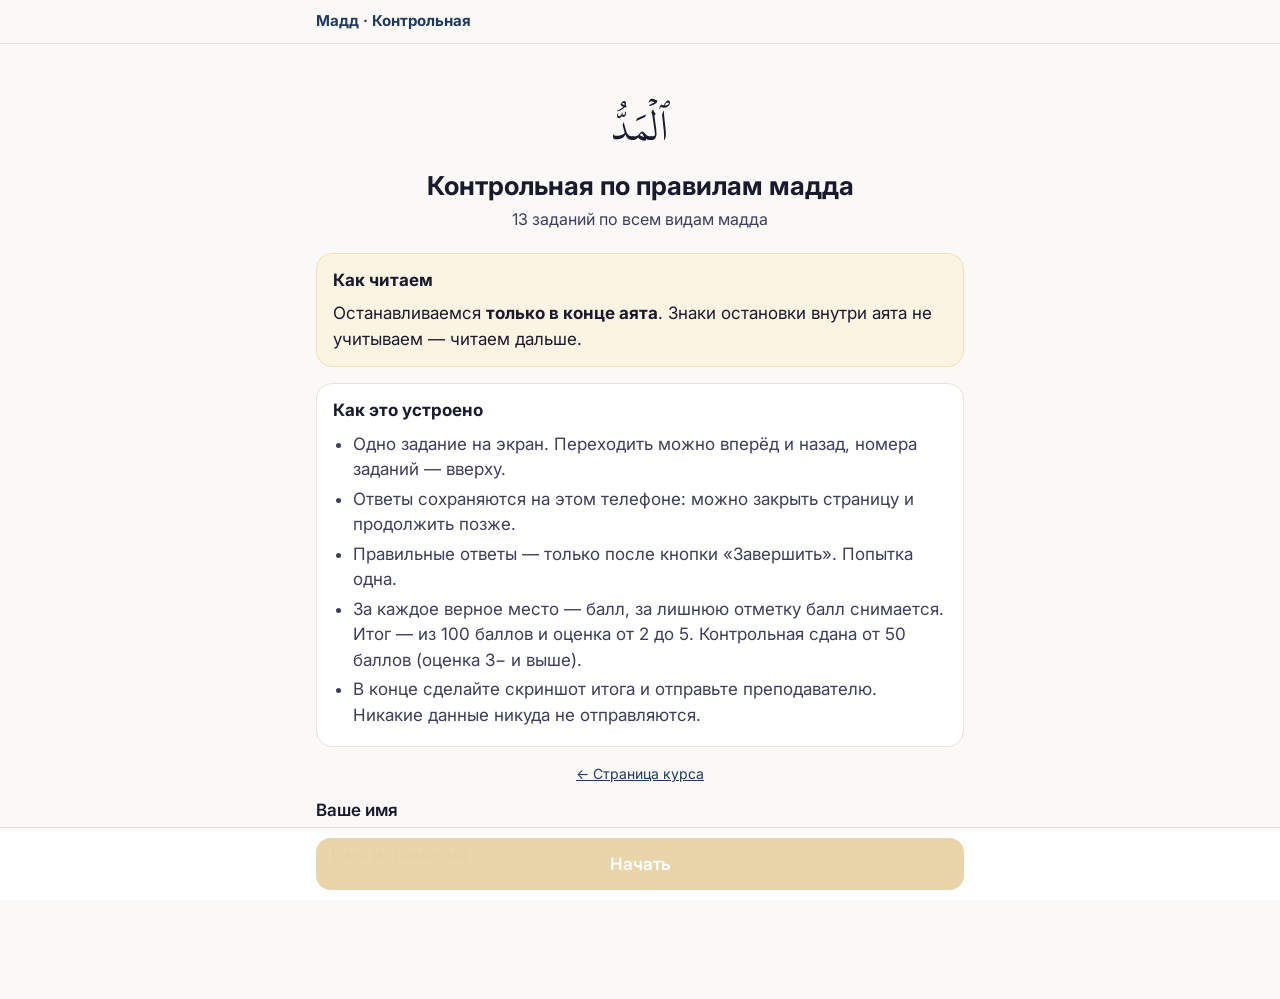
<file: proverka/madd-kontrolnaya.html>
<!DOCTYPE html>
<html lang="ru">
<head>
<meta charset="utf-8">
<meta name="viewport" content="width=device-width, initial-scale=1, viewport-fit=cover">
<meta name="color-scheme" content="light only">
<title>Контрольная по правилам мадда</title>
<link rel="preconnect" href="https://fonts.googleapis.com">
<link href="https://fonts.googleapis.com/css2?family=Inter:wght@400;500;600;700&display=swap" rel="stylesheet">
<style>
@font-face{font-family:'Hand';font-weight:700;font-display:block;src:url([data-uri]) format('woff2')}

@font-face{font-family:'KFGQPC Hafs';font-display:block;src:url([data-uri]) format('woff2')}
:root{color-scheme:light only;--ink:#1a1a2e;--ink-mid:#3d3d5c;--ink-soft:#8a8aa0;--accent:#1e3a5f;--gold:#c8972a;--gold-light:#f0e0b0;--gold-bg:#fbf4e2;
--ok:#2e7d4f;--ok-bg:#e3f2e8;--bad:#c0392b;--bad-bg:#fbe5e2;--grey:#b9b9c6;--line:#e7e3da;--bg:#faf9f7;--card:#fff;
--font-ui:'Inter',system-ui,-apple-system,'Segoe UI',Roboto,sans-serif;--font-ar:'KFGQPC Hafs','Amiri',serif}
*{box-sizing:border-box;-webkit-tap-highlight-color:transparent}
html{-webkit-text-size-adjust:100%;text-size-adjust:100%}
body{margin:0;background:var(--bg);color:var(--ink);font:400 17px/1.5 var(--font-ui)}
button{font-family:inherit;color:inherit}
.wrap{max-width:680px;margin:0 auto;padding:0 16px}
/* шапка */
.top{position:sticky;top:0;z-index:20;background:rgba(250,249,247,.96);backdrop-filter:blur(6px);border-bottom:1px solid var(--line);padding-top:env(safe-area-inset-top)}
.top .wrap{padding-top:10px;padding-bottom:10px}
.top-row{display:flex;align-items:center;justify-content:space-between;gap:10px}
.top-ttl{font-weight:700;font-size:15px;color:var(--accent);white-space:nowrap;overflow:hidden;text-overflow:ellipsis}
.clk{color:var(--accent);font-variant-numeric:tabular-nums}
.top-cnt{font-weight:600;font-size:15px;color:var(--ink-mid);white-space:nowrap}
.prog{height:5px;border-radius:3px;background:var(--line);margin-top:8px;overflow:hidden}
.prog i{display:block;height:100%;background:var(--gold);border-radius:3px;transition:width .3s}
.dots{position:relative;display:flex;gap:4px;margin-top:9px;overflow-x:auto;-webkit-overflow-scrolling:touch;scrollbar-width:none;padding-bottom:2px}
.dots::-webkit-scrollbar{display:none}
.dot{flex:0 0 30px;height:26px;border-radius:13px;border:1.5px solid var(--line);background:#fff;font:600 12px var(--font-ui);color:var(--ink-soft);padding:0;cursor:pointer}
.dot.done{background:var(--gold-light);border-color:var(--gold);color:var(--ink)}
.dot.cur{border-color:var(--accent);box-shadow:0 0 0 2px rgba(30,58,95,.15);color:var(--accent)}
.dot.r-ok{background:var(--ok-bg);border-color:var(--ok);color:var(--ok)}
.dot.r-bad{background:var(--bad-bg);border-color:var(--bad);color:var(--bad)}
/* экран задания */
main{padding:18px 0 120px}
body.nobar main{padding-bottom:30px}
body.nobar .bar{display:none}
.tnum{font-size:14px;font-weight:600;color:var(--gold);letter-spacing:.04em;text-transform:uppercase}
h1{font-size:24px;line-height:1.25;margin:4px 0 8px;color:var(--ink)}
.instr{font-size:17px;color:var(--ink-mid);margin:0 0 10px}
.cond{display:inline-flex;align-items:center;gap:6px;font-size:13.5px;font-weight:500;color:var(--accent);background:#eaf0f7;border-radius:14px;padding:4px 11px;margin-bottom:14px}
.howbtn{font-size:13.5px;font-weight:500;color:var(--ink-soft);background:none;border:none;text-decoration:underline dotted;padding:4px 6px;cursor:pointer;margin-left:4px}
.ar{font-family:var(--font-ar);direction:rtl;text-align:center;color:var(--ink)}
.aya{font-size:clamp(25px,7vw,33px);line-height:2.05;word-spacing:2px}
.num{font-family:var(--font-ar);white-space:nowrap}
.tw{border-bottom:2.5px solid var(--gold);padding-bottom:2px}
.hlm{color:#6B1D2C}
.tw.whole{}
/* карточки */
.card{background:var(--card);border:1.5px solid var(--line);border-radius:16px;padding:12px 14px 14px;margin:0 0 14px;position:relative;transition:border-color .2s,background .2s}
.card .no{position:absolute;top:10px;left:12px;font:700 13px var(--font-ui);color:var(--ink-soft)}
.chips{display:grid;grid-template-columns:repeat(auto-fit,minmax(96px,1fr));gap:8px;margin-top:8px}
.chip{min-height:46px;border-radius:12px;border:1.5px solid var(--line);background:#fff;font:600 15.5px var(--font-ui);padding:6px 8px;cursor:pointer;line-height:1.2}
.chip.sel{border-color:var(--gold);background:var(--gold-light)}
.chip.c-ok{border-color:var(--ok);background:var(--ok-bg);color:var(--ok)}
.chip.c-bad{border-color:var(--bad);background:var(--bad-bg);color:var(--bad)}
.chip:disabled{cursor:default}
.card.r-ok{border-color:var(--ok)}
.card.r-bad{border-color:var(--bad)}
.card.r-miss{border-color:var(--ok);border-style:dashed}
.why{font-size:15px;margin-top:10px;padding:8px 11px;border-radius:10px;background:#f4f2ee;color:var(--ink-mid)}
.why b{color:var(--ink)}
.why.ok b{color:var(--ok)} .why.bad b{color:var(--bad)}
/* карточки выбора */
.grid{display:grid;grid-template-columns:1fr 1fr;gap:12px}
.pick{cursor:pointer;user-select:none;-webkit-user-select:none;text-align:center;padding:14px 10px 12px}
.pick.sel{border-color:var(--gold);background:var(--gold-bg)}
.pick .w1{font-size:clamp(30px,9vw,40px);line-height:1.9}
.pick.r-ok{background:var(--ok-bg)} .pick.r-bad{background:var(--bad-bg)}
.pick.r-miss{background:#fff}
.mark{position:absolute;top:8px;right:10px;width:24px;height:24px;border-radius:50%;border:1.5px solid var(--line);background:#fff;font:700 14px/21px var(--font-ui);text-align:center;color:#fff}
.pick.sel .mark{background:var(--gold);border-color:var(--gold)}
.pick.sel .mark::after{content:"✓"}
.pick.r-ok .mark{background:var(--ok);border-color:var(--ok)}
.pick.r-bad .mark{background:var(--bad);border-color:var(--bad)}
.pick.r-bad .mark::after{content:"✕"}
.pick.r-miss .mark{border-color:var(--ok);border-style:dashed;background:#fff}
.pick.r-miss .mark::after{content:""}
.pick .why{font-size:13.5px;padding:6px 8px;text-align:left}
.pickaya{text-align:center}
/* текст суры с нажатием */
.sura{background:var(--card);border:1.5px solid var(--line);border-radius:16px;padding:10px 12px 14px;margin-bottom:14px}
.sura-head{display:flex;flex-direction:column;align-items:center}
.basm{font-family:var(--font-ar);font-size:clamp(22px,6vw,28px);text-align:center;direction:rtl;margin:0 0 4px;color:var(--ink)}
.flow{font-size:clamp(25px,7vw,33px);line-height:2.15;text-align:justify;text-align-last:center}
.flow .aybl{display:inline}
.tap{cursor:pointer;border-radius:8px;transition:background .15s}
.tap.m{background:var(--gold-light)}
.tap.t-ok{background:var(--ok-bg);color:var(--ok)}
.tap.t-bad{background:var(--bad-bg);color:var(--bad)}
.tap.t-neu{background:#ececf1;color:var(--ink-mid)}
.tap.t-miss{text-decoration:underline dashed var(--ok);text-decoration-thickness:2px;text-underline-offset:10px}
.flow.ro .tap{cursor:default}
.mlist h3{font-size:16px;margin:4px 0 8px;color:var(--ink-mid)}
.mrow{display:flex;align-items:center;gap:10px;background:#fff;border:1.5px solid var(--line);border-radius:14px;padding:8px 10px;margin-bottom:10px}
.mrow .mw{font-family:var(--font-ar);font-size:28px;line-height:1.7;min-width:90px;text-align:center;direction:rtl}
.mrow .chips{flex:1;margin-top:0;grid-template-columns:repeat(3,1fr)}
.mrow .chip{min-height:42px;font-size:13.5px;padding:4px}
.mrow.r-ok{border-color:var(--ok)} .mrow.r-bad{border-color:var(--bad)}
.empty{color:var(--ink-soft);font-size:15px;text-align:center;padding:10px}
.legend{display:flex;flex-wrap:wrap;gap:6px 14px;font-size:13.5px;color:var(--ink-mid);margin:-4px 0 12px}
.legend span.nos::before{display:none}
.legend span::before{content:"";display:inline-block;width:12px;height:12px;border-radius:3px;margin-right:5px;vertical-align:-1px;background:var(--c)}
/* нижняя панель */
.bar{position:fixed;left:0;right:0;bottom:0;z-index:20;background:rgba(255,255,255,.97);border-top:1px solid var(--line);padding-bottom:env(safe-area-inset-bottom)}
.bar .wrap{display:flex;gap:10px;padding-top:10px;padding-bottom:10px}
.btn{flex:1;min-height:52px;border-radius:14px;border:1.5px solid var(--accent);background:var(--accent);color:#fff;font:600 17px var(--font-ui);cursor:pointer}
.btn.sec{background:#fff;color:var(--accent)}
.btn.gold{background:var(--gold);border-color:var(--gold)}
.btn:disabled{opacity:.4;cursor:default}
.btn.small{flex:0 0 auto;padding:0 16px}
/* стартовый и итоговый экраны */
.hero{text-align:center;padding:24px 0 6px}
.hero .ar{font-size:clamp(34px,10vw,46px);line-height:1.8}
.hero h1{font-size:26px;margin:2px 0 4px}
.hero .sub{color:var(--ink-mid);font-size:16px}
.box{background:#fff;border:1.5px solid var(--line);border-radius:16px;padding:14px 16px;margin:16px 0}
.box h3{margin:0 0 8px;font-size:17px}
.box ul{margin:0;padding-left:20px} .box li{margin:4px 0;color:var(--ink-mid)}
.box.gold{background:var(--gold-bg);border-color:var(--gold-light)}
label.fld{display:block;font-weight:600;margin:6px 0}
input.name{width:100%;font:500 18px var(--font-ui);padding:13px 14px;border-radius:12px;border:1.5px solid var(--line);background:#fff;color:var(--ink)}
input.name:focus{outline:none;border-color:var(--gold)}
.score{text-align:center;margin:6px 0 2px}
.res-box{padding:6px 12px;margin:10px 0}
.res-btns{display:flex;gap:10px;margin-top:14px}

.mark-wrap{position:relative;display:inline-block;width:170px;height:140px;margin:0 auto 2px}
.mark-wrap svg{position:absolute;inset:0;width:100%;height:100%;overflow:visible}
.mark-wrap svg path{fill:none;stroke:#c0392b;stroke-width:3.2;stroke-linecap:round;stroke-linejoin:round;stroke-dasharray:640;stroke-dashoffset:640;animation:ink 1s .55s ease-out forwards}
.hand{position:absolute;left:0;right:0;top:50%;transform:translateY(-54%) rotate(-7deg);font-family:'Hand',cursive;font-weight:700;font-size:118px;line-height:1;color:#c0392b;text-align:center;letter-spacing:-2px;opacity:0;animation:pen .45s .1s ease-out forwards}
.hand sup{font-size:.55em;vertical-align:.55em;margin-left:6px}
@keyframes ink{to{stroke-dashoffset:0}}
@keyframes pen{from{opacity:0;transform:translateY(-54%) rotate(-7deg) scale(1.15)}to{opacity:1;transform:translateY(-54%) rotate(-7deg) scale(1)}}
.score .of b{color:var(--ink);font-size:22px}
.score .big{font-size:52px;font-weight:700;line-height:1;color:var(--accent)}
.score .of{font-size:18px;color:var(--ink-soft)}
.verdict{display:inline-block;margin-top:10px;font-weight:700;padding:6px 16px;border-radius:16px}
.verdict.ok{background:var(--ok-bg);color:var(--ok)} .verdict.bad{background:var(--bad-bg);color:var(--bad)}
.who{text-align:center;color:var(--ink-mid);font-size:15px;margin-top:8px}
table.res{width:100%;border-collapse:collapse;font-size:15px}
table.res td{padding:5px 4px;border-bottom:1px solid var(--line);font-size:14px;line-height:1.3}
table.res td:last-child{text-align:right;font-weight:600;white-space:nowrap}
table.res tr.full td:last-child{color:var(--ok)}
table.res tr.low td:last-child{color:var(--bad)}
table.res.parts td{font-size:16px;padding:7px 4px}
table.res th{text-align:left;font-size:13px;color:var(--accent);padding:10px 4px 3px}
details.res-box summary{cursor:pointer;font-weight:600;padding:8px 0;color:var(--accent)}
.note{font-size:14px;color:var(--ink-soft);text-align:center;margin-top:10px}
/* окно */
.ov{position:fixed;inset:0;background:rgba(26,26,46,.45);z-index:50;display:flex;align-items:flex-end;justify-content:center}
.sheet{background:#fff;width:100%;max-width:680px;border-radius:20px 20px 0 0;padding:20px 18px calc(18px + env(safe-area-inset-bottom));max-height:88vh;overflow:auto;animation:up .25s}
@media(min-width:700px){.ov{align-items:center}.sheet{border-radius:20px;max-width:560px}}
@keyframes up{from{transform:translateY(40px);opacity:0}}
.sheet h2{margin:0 0 10px;font-size:21px}
.sheet p{margin:8px 0;color:var(--ink-mid)}
.sheet .btns{display:flex;gap:10px;margin-top:16px}
.demo{background:var(--bg);border-radius:12px;padding:10px 12px;margin:10px 0;font-size:15px;color:var(--ink-mid)}
.play{width:34px;height:34px;border-radius:50%;border:1.5px solid var(--gold);background:#fff;color:var(--gold);font:700 13px var(--font-ui);cursor:pointer;padding:0;flex-shrink:0}
.play.on{background:var(--gold);color:#fff}
.card .play{position:absolute;top:8px;right:10px}
.aynum-play{display:flex;justify-content:center;gap:8px;flex-wrap:wrap;margin-top:6px}
.aynum-play button{border:1.5px solid var(--gold);background:#fff;color:var(--gold);border-radius:16px;font:600 13.5px var(--font-ui);padding:4px 10px;cursor:pointer}
.aynum-play button.on{background:var(--gold);color:#fff}
.sura-frame{display:flex;align-items:center;justify-content:center;gap:16px;margin:0 auto 4px;flex-shrink:0}
.sura-frame::before,.sura-frame::after{content:"";height:96px;width:37px;background:center/contain no-repeat;flex-shrink:0}
.sura-frame::after{background-image:url("data:image/svg+xml,%3Csvg%20xmlns%3D%22http%3A//www.w3.org/2000/svg%22%20viewBox%3D%22196%20-1568%20960%202499%22%3E%3Cpath%20transform%3D%22scale%281%2C-1%29%22%20fill%3D%22%23c8972a%22%20d%3D%22M971%20297Q934%20283%20875%20205Q822%20138%20779%20138Q772%20138%20763.5%20141.5Q755%20145%20753%20145Q743%20159%20736%20163Q740%20149%20740%20136Q740%2086%20694%2052Q652%2021%20602%2021Q548%2021%20518%2061Q490%2098%20490%20153Q490%20184%20512.0%20208.5Q534%20233%20566%20233Q615%20233%20625%20177Q623%20181%20618%20181Q614%20181%20611%20179Q605%20218%20564%20218Q544%20218%20525.5%20196.5Q507%20175%20507%20154Q507%20114%20532.0%2088.0Q557%2062%20597%2062Q638%2062%20664.0%2091.0Q690%20120%20690%20163Q690%20186%20681%20210Q671%20229%20662%20250Q664%20250%20673.5%20256.0Q683%20262%20690%20262Q666%20262%20718.0%20242.5Q770%20223%20787%20223Q822%20223%20849%20242Q878%20265%20934%20311L848%20379Q818%20397%20785%20397Q748%20397%20689%20359Q682%20359%20672.5%20365.0Q663%20371%20662%20371Q689%20433%20689%20457Q689%20501%20663.5%20529.5Q638%20558%20596%20558Q556%20558%20531.0%20532.5Q506%20507%20506%20467Q506%20446%20524.5%20424.5Q543%20403%20564%20403Q604%20403%20610%20442Q613%20440%20616%20440Q621%20440%20624%20444Q614%20388%20565%20388Q533%20388%20511.5%20412.0Q490%20436%20490%20468Q490%20523%20516%20560Q547%20600%20601%20600Q651%20600%20693%20569Q738%20535%20738%20486Q738%20472%20735%20458Q741%20462%20753%20477Q754%20477%20762.5%20480.5Q771%20484%20777%20484Q822%20484%20874%20416Q934%20338%20970%20324Q993%20315%20993.0%20311.0Q993%20307%20971%20297ZM342%201334Q349%201312%20334%201276Q261%201286%20220%201404Q215%201421%20211%201457Q217%201442%20235%201414Q247%201402%20293%201377Q334%201355%20342%201334ZM341%20-710Q334%20-732%20293.5%20-753.0Q253%20-774%20242%20-784Q226%20-798%20211%20-833Q212%20-816%20220%20-781Q261%20-662%20334%20-652Q348%20-687%20341%20-710ZM316%201431Q321%201408%20301%201373Q230%201391%20201%201515Q196%201534%20196%201568Q201%201554%20216%201523Q226%201509%20271%201479Q311%201454%20316%201431ZM631%20839Q634%20754%20609%20697Q595%20667%20532%20584Q487%20523%20487%20480Q487%20437%20512.5%20409.5Q538%20382%20581%20382Q614%20382%20614%20355Q614%20320%20583%20320Q519%20320%20472.0%20362.0Q425%20404%20425%20468Q425%20545%20465%20580Q437%20599%20437%20650Q437%20673%20447%20694Q515%20838%20516%20884Q519%20981%20477%201076Q434%201175%20358%201228Q298%201271%20293%201317Q291%201340%20305.5%201362.0Q320%201384%20341%201386Q384%201391%20399%201353Q405%201337%20399%201322Q390%201296%20365%201296Q331%201296%20331%201330Q331%201349%20352%201356Q339%201358%20332.5%201345.0Q326%201332%20327%201318Q330%201295%20360%201269Q618%201071%20631%20839ZM631%20-202Q623%20-406%20360%20-632Q346%20-644%20341%20-650Q330%20-663%20327%20-682Q326%20-695%20332.5%20-707.5Q339%20-720%20352%20-719Q331%20-711%20331%20-692Q331%20-659%20365%20-659Q390%20-659%20399%20-685Q404%20-700%20399%20-715Q384%20-754%20341%20-749Q319%20-746%20305.0%20-724.5Q291%20-703%20293%20-680Q298%20-634%20358%20-591Q434%20-538%20477%20-439Q519%20-344%20516%20-247Q515%20-201%20447%20-57Q437%20-36%20437%20-13Q437%2038%20465%2056Q425%2092%20425%20169Q425%20233%20472.0%20275.0Q519%20317%20583%20317Q614%20317%20614%20282Q614%20254%20581%20254Q538%20254%20512.5%20226.5Q487%20199%20487%20157Q487%20113%20532%2053Q596%20-32%20609%20-60Q634%20-116%20631%20-202ZM316%20-794Q310%20-817%20271.5%20-842.5Q233%20-868%20222%20-879Q208%20-895%20196%20-931Q196%20-914%20201%20-877Q230%20-753%20301%20-736Q321%20-771%20316%20-794ZM1156%20307H1062Q985%20349%20935%20430Q876%20528%20741%20550Q864%20597%20874%20715Q854%20854%20749%20876Q736%20876%20722%20870Q727%20871%20734%20871Q773%20871%20773%20823Q773%20802%20754.0%20787.5Q735%20773%20714%20773Q656%20777%20650%20840Q652%20918%20745%20935Q799%20936%20864%20889Q1010%20729%20898%20552Q976%20527%20991%20460Q1037%20381%201156%20307ZM673%20922Q638%201134%20390%201303Q684%201217%20750%20956ZM650%20830Q652%20899%20731%20908Q804%20896%20811%20830Q802%20752%20731%20749Q652%20754%20650%20830ZM640%20660Q642%20729%20721%20738Q794%20726%20801%20660Q792%20582%20721%20579Q642%20584%20640%20660ZM991%20177Q976%20110%20898%2085Q1010%20-92%20864%20-252Q799%20-299%20745%20-298Q652%20-281%20650%20-203Q656%20-140%20714%20-136Q735%20-136%20754.0%20-150.5Q773%20-165%20773%20-186Q773%20-234%20734%20-234Q727%20-234%20722%20-233Q736%20-239%20749%20-239Q854%20-217%20874%20-78Q864%2040%20741%2087Q876%20109%20935%20207Q985%20288%201062%20330H1156Q1037%20256%20991%20177ZM750%20-319Q684%20-580%20390%20-666Q638%20-497%20673%20-285ZM731%20-112Q802%20-115%20811%20-193Q804%20-259%20731%20-271Q652%20-262%20650%20-193Q652%20-117%20731%20-112ZM721%2058Q792%2055%20801%20-23Q794%20-89%20721%20-101Q642%20-92%20640%20-23Q642%2053%20721%2058Z%22/%3E%3C/svg%3E")}
.sura-frame::before{background-image:url("data:image/svg+xml,%3Csvg%20xmlns%3D%22http%3A//www.w3.org/2000/svg%22%20viewBox%3D%22-4%20-1568%20960%202499%22%3E%3Cpath%20transform%3D%22scale%281%2C-1%29%22%20fill%3D%22%23c8972a%22%20d%3D%22M182%20324Q217%20338%20278%20416Q330%20484%20375%20484Q381%20484%20389.5%20480.5Q398%20477%20399%20477Q411%20462%20417%20458Q414%20472%20414%20486Q414%20535%20459%20569Q500%20600%20551%20600Q605%20600%20635%20560Q662%20523%20662%20468Q662%20436%20640.5%20412.0Q619%20388%20587%20388Q538%20388%20528%20444Q531%20440%20536%20440Q539%20440%20542%20442Q548%20403%20588%20403Q609%20403%20627.5%20424.5Q646%20446%20646%20467Q646%20507%20621.0%20532.5Q596%20558%20556%20558Q514%20558%20488.5%20529.5Q463%20501%20463%20457Q463%20433%20490%20371Q489%20371%20479.5%20365.0Q470%20359%20463%20359Q404%20397%20366%20397Q334%20397%20304%20379L217%20311Q274%20265%20302%20242Q330%20223%20364%20223Q382%20223%20434.0%20242.5Q486%20262%20462%20262Q469%20262%20478.5%20256.0Q488%20250%20490%20250Q481%20229%20471%20210Q462%20186%20462%20163Q462%20120%20488.0%2091.0Q514%2062%20555%2062Q595%2062%20619.5%2088.0Q644%20114%20644%20154Q644%20175%20626.0%20196.5Q608%20218%20588%20218Q547%20218%20541%20179Q538%20181%20534%20181Q529%20181%20527%20177Q537%20233%20586%20233Q618%20233%20640.0%20208.5Q662%20184%20662%20153Q662%2098%20633%2061Q604%2021%20550%2021Q499%2021%20458%2052Q412%2086%20412%20136Q412%20149%20416%20163Q409%20159%20399%20145Q397%20145%20388.5%20141.5Q380%20138%20373%20138Q330%20138%20277%20205Q217%20283%20181%20297Q159%20307%20158.5%20311.0Q158%20315%20182%20324ZM859%201377Q905%201402%20917%201414Q935%201442%20941%201457Q937%201421%20932%201404Q891%201286%20818%201276Q803%201312%20810%201334Q818%201355%20859%201377ZM818%20-652Q891%20-662%20932%20-781Q940%20-816%20941%20-833Q926%20-798%20910%20-784Q899%20-774%20858.5%20-753.0Q818%20-732%20811%20-710Q804%20-687%20818%20-652ZM881%201479Q926%201509%20936%201523Q951%201554%20956%201568Q956%201534%20951%201515Q922%201391%20851%201373Q831%201408%20836%201431Q841%201454%20881%201479ZM792%201269Q822%201295%20825%201318Q826%201332%20819.5%201345.0Q813%201358%20800%201356Q821%201349%20821%201330Q821%201296%20787%201296Q762%201296%20753%201322Q747%201337%20753%201353Q768%201391%20811%201386Q832%201384%20846.5%201362.0Q861%201340%20859%201317Q854%201271%20794%201228Q718%201175%20675%201076Q633%20981%20636%20884Q637%20838%20705%20694Q715%20673%20715%20650Q715%20599%20687%20580Q727%20545%20727%20468Q727%20404%20680.0%20362.0Q633%20320%20569%20320Q538%20320%20538%20355Q538%20382%20571%20382Q614%20382%20639.5%20409.5Q665%20437%20665%20480Q665%20523%20620%20584Q557%20667%20543%20697Q518%20754%20521%20839Q534%201071%20792%201269ZM543%20-60Q556%20-32%20620%2053Q665%20113%20665%20157Q665%20199%20639.5%20226.5Q614%20254%20571%20254Q538%20254%20538%20282Q538%20317%20569%20317Q633%20317%20680.0%20275.0Q727%20233%20727%20169Q727%2092%20687%2056Q715%2038%20715%20-13Q715%20-36%20705%20-57Q637%20-201%20636%20-247Q633%20-344%20675%20-439Q718%20-538%20794%20-591Q854%20-634%20859%20-680Q861%20-703%20847.0%20-724.5Q833%20-746%20811%20-749Q768%20-754%20753%20-715Q748%20-700%20753%20-685Q762%20-659%20787%20-659Q821%20-659%20821%20-692Q821%20-711%20800%20-719Q813%20-720%20819.5%20-707.5Q826%20-695%20825%20-682Q822%20-663%20811%20-650Q806%20-644%20792%20-632Q529%20-406%20521%20-202Q518%20-116%20543%20-60ZM851%20-736Q922%20-753%20951%20-877Q956%20-914%20956%20-931Q944%20-895%20930%20-879Q919%20-868%20880.5%20-842.5Q842%20-817%20836%20-794Q831%20-771%20851%20-736ZM161%20460Q176%20527%20254%20552Q142%20729%20288%20889Q352%20936%20407%20935Q499%20918%20501%20840Q495%20777%20438%20773Q417%20773%20398.0%20787.5Q379%20802%20379%20823Q379%20871%20418%20871Q424%20871%20430%20870Q416%20876%20403%20876Q298%20854%20278%20715Q288%20597%20411%20550Q276%20528%20217%20430Q167%20349%2090%20307H-4Q115%20381%20161%20460ZM401%20956Q468%201217%20762%201303Q514%201134%20479%20922ZM421%20749Q350%20752%20341%20830Q348%20896%20421%20908Q500%20899%20502%20830Q500%20754%20421%20749ZM431%20579Q360%20582%20351%20660Q358%20726%20431%20738Q510%20729%20512%20660Q510%20584%20431%20579ZM-4%20330H90Q167%20288%20217%20207Q276%20109%20411%2087Q288%2040%20278%20-78Q298%20-217%20403%20-239Q416%20-239%20430%20-233Q424%20-234%20418%20-234Q379%20-234%20379%20-186Q379%20-165%20398.0%20-150.5Q417%20-136%20438%20-136Q495%20-140%20501%20-203Q499%20-281%20407%20-298Q352%20-299%20288%20-252Q142%20-92%20254%2085Q176%20110%20161%20177Q115%20256%20-4%20330ZM479%20-285Q514%20-497%20762%20-666Q468%20-580%20401%20-319ZM502%20-193Q500%20-262%20421%20-271Q348%20-259%20341%20-193Q350%20-115%20421%20-112Q500%20-117%20502%20-193ZM512%20-23Q510%20-92%20431%20-101Q358%20-89%20351%20-23Q360%2055%20431%2058Q510%2053%20512%20-23Z%22/%3E%3C/svg%3E")}
.sura-frame{gap:8px;margin:0 auto}
.sura-frame::before,.sura-frame::after{height:62px;width:24px}
.sura-frame span{font-family:var(--font-ar);font-weight:700;font-size:30px;line-height:1.5;color:var(--ink);direction:rtl;white-space:nowrap}
.sign{display:flex;justify-content:center;align-items:center;gap:12px;margin:0 0 6px;font-size:14px;color:var(--ink-soft)}
.sign svg{height:56px;width:auto}
.aya{overflow-wrap:anywhere}
.chip{hyphens:auto;-webkit-hyphens:auto;overflow-wrap:break-word;min-width:0}
</style>
</head>
<body>
<header class="top"><div class="wrap" id="top"></div></header>
<main><div class="wrap" id="app"></div></main>
<footer class="bar"><div class="wrap" id="bar"></div></footer>
<div id="ovl"></div>
<script type="application/json" id="data">{"mode": "k", "title": "Контрольная по правилам мадда", "short": "Мадд · Контрольная", "tasks": [{"key": "kl", "kind": "label", "title": "Короткий или длинный?", "instr": "Для каждого выделенного места выберите: мадд короткий (2 счёта) или длинный.", "opts": ["Короткий", "Длинный"], "items": [{"ans": "Длинный", "au": "https://everyayah.com/data/Husary_Muallim_128kbps/109001.mp3", "words": ["قُلۡ", "يَٰٓأَيُّهَا", "ٱلۡكَٰفِرُونَ"], "ti": 1, "num": "١", "tw": ["", "يَٰٓ‍", "‍أَيُّهَا"]}, {"ans": "Длинный", "au": "https://everyayah.com/data/Husary_Muallim_128kbps/109002.mp3", "words": ["لَآ", "أَعۡبُدُ", "مَا", "تَعۡبُدُونَ"], "ti": 0, "num": "٢", "tw": ["", "لَآ", ""]}, {"ans": "Длинный", "au": "https://everyayah.com/data/Husary_Muallim_128kbps/109002.mp3", "words": ["لَآ", "أَعۡبُدُ", "مَا", "تَعۡبُدُونَ"], "ti": 3, "num": "٢", "tw": ["تَعۡبُ‍", "‍دُو", "نَ"]}, {"ans": "Короткий", "au": "https://everyayah.com/data/Husary_Muallim_128kbps/109003.mp3", "words": ["وَلَآ", "أَنتُمۡ", "عَٰبِدُونَ", "مَآ", "أَعۡبُدُ"], "ti": 2, "num": "٣", "tw": ["", "عَٰ‍", "‍بِدُونَ"]}, {"ans": "Короткий", "au": "https://everyayah.com/data/Husary_Muallim_128kbps/109004.mp3", "words": ["وَلَآ", "أَنَا۠", "عَابِدٞ", "مَّا", "عَبَدتُّمۡ"], "ti": 2, "num": "٤", "tw": ["", "عَا", "بِدٞ"]}, {"ans": "Короткий", "au": "https://everyayah.com/data/Husary_Muallim_128kbps/109006.mp3", "words": ["لَكُمۡ", "دِينُكُمۡ", "وَلِيَ", "دِينِ"], "ti": 1, "num": "٦", "tw": ["", "دِي‍", "‍نُكُمۡ"]}]}, {"key": "cnt", "kind": "label", "title": "Сколько счётов?", "instr": "Выберите, на сколько счётов тянется выделенный мадд.", "opts": ["2", "4 или 5", "2, 4 или 6", "6"], "items": [{"ans": "4 или 5", "au": "https://everyayah.com/data/Husary_Muallim_128kbps/092015.mp3", "words": ["لَا", "يَصۡلَىٰهَآ", "إِلَّا", "ٱلۡأَشۡقَى"], "ti": 1, "num": "١٥", "tw": ["يَصۡلَىٰ", "هَآ", ""]}, {"ans": "2", "au": "https://everyayah.com/data/Husary_Muallim_128kbps/092018.mp3", "words": ["ٱلَّذِي", "يُؤۡتِي", "مَالَهُۥ", "يَتَزَكَّىٰ"], "ti": 2, "num": "١٨", "tw": ["مَالَ‍", "‍هُۥ", ""]}, {"ans": "4 или 5", "au": "https://everyayah.com/data/Husary_Muallim_128kbps/092020.mp3", "words": ["إِلَّا", "ٱبۡتِغَآءَ", "وَجۡهِ", "رَبِّهِ", "ٱلۡأَعۡلَىٰ"], "ti": 1, "num": "٢٠", "tw": ["ٱبۡتِ‍", "‍غَآ", "ءَ"]}, {"ans": "2", "au": "https://everyayah.com/data/Husary_Muallim_128kbps/092014.mp3", "words": ["فَأَنذَرۡتُكُمۡ", "نَارٗا", "تَلَظَّىٰ"], "ti": 2, "num": "١٤", "tw": ["تَلَ‍", "‍ظَّىٰ", ""]}, {"ans": "2, 4 или 6", "au": "https://everyayah.com/data/Husary_Muallim_128kbps/109006.mp3", "words": ["لَكُمۡ", "دِينُكُمۡ", "وَلِيَ", "دِينِ"], "ti": 3, "num": "٦", "tw": ["", "دِي‍", "‍نِ"]}, {"ans": "6", "au": "https://everyayah.com/data/Husary_Muallim_128kbps/089018.mp3", "words": ["وَلَا", "تَحَٰٓضُّونَ", "عَلَىٰ", "طَعَامِ", "ٱلۡمِسۡكِينِ"], "ti": 1, "num": "١٨", "tw": ["تَ‍", "‍حَٰٓ‍", "‍ضُّونَ"]}]}, {"key": "iw", "kind": "pickAya", "title": "Мадд ивад", "instr": "Нажмите на аяты, где при остановке на последнем слове будет мадд ивад.", "opts": null, "items": [{"ok": true, "tw": "لُّبَدًا", "why": "", "words": ["يَقُولُ", "أَهۡلَكۡتُ", "مَالٗا", "لُّبَدًا"], "ti": 3, "num": "٦", "au": "https://everyayah.com/data/Husary_Muallim_128kbps/090006.mp3"}, {"ok": true, "tw": "يُسۡرًا", "why": "", "words": ["فَإِنَّ", "مَعَ", "ٱلۡعُسۡرِ", "يُسۡرًا"], "ti": 3, "num": "٥", "au": "https://everyayah.com/data/Husary_Muallim_128kbps/094005.mp3"}, {"ok": true, "tw": "لَّمّٗا", "why": "", "words": ["وَتَأۡكُلُونَ", "ٱلتُّرَاثَ", "أَكۡلٗا", "لَّمّٗا"], "ti": 3, "num": "١٩", "au": "https://everyayah.com/data/Husary_Muallim_128kbps/089019.mp3"}, {"ok": false, "tw": "نَّخِرَةٗ", "why": "та марбута: при остановке читается «х», алифа нет", "words": ["أَءِذَا", "كُنَّا", "عِظَٰمٗا", "نَّخِرَةٗ"], "ti": 3, "num": "١١", "au": "https://everyayah.com/data/Husary_Muallim_128kbps/079011.mp3"}, {"ok": false, "tw": "أَحَدٞ", "why": "танвин дамм: при остановке просто сукун", "words": ["أَيَحۡسَبُ", "أَن", "لَّن", "يَقۡدِرَ", "عَلَيۡهِ", "أَحَدٞ"], "ti": 5, "num": "٥", "au": "https://everyayah.com/data/Husary_Muallim_128kbps/090005.mp3"}, {"ok": false, "tw": "مَسۡغَبَةٖ", "why": "танвин касра на та марбута: при остановке «х»", "words": ["أَوۡ", "إِطۡعَٰمٞ", "فِي", "يَوۡمٖ", "ذِي", "مَسۡغَبَةٖ"], "ti": 5, "num": "١٤", "au": "https://everyayah.com/data/Husary_Muallim_128kbps/090014.mp3"}]}, {"key": "bd", "kind": "pickWord", "title": "Мадд бадаль", "instr": "Нажмите на все слова, в которых есть мадд бадаль.", "opts": null, "items": [{"ok": true, "tw": "ءَامَنُواْ", "why": "", "au": "https://audio.qurancdn.com/wbw/090_017_005.mp3"}, {"ok": true, "tw": "فَـَٔاوَىٰ", "why": "", "au": "https://audio.qurancdn.com/wbw/093_006_004.mp3"}, {"ok": true, "tw": "وَلَلۡأٓخِرَةُ", "why": "", "au": "https://audio.qurancdn.com/wbw/093_004_001.mp3"}, {"ok": false, "tw": "ٱبۡتِغَآءَ", "why": "хамза после буквы мадда — это муттасиль", "au": "https://audio.qurancdn.com/wbw/092_020_002.mp3"}, {"ok": false, "tw": "أَحَدٞ", "why": "после хамзы нет буквы мадда", "au": "https://audio.qurancdn.com/wbw/090_005_006.mp3"}, {"ok": false, "tw": "ٱلۡيَتِيمَ", "why": "хамзы нет — мадд табиъий", "au": "https://audio.qurancdn.com/wbw/093_009_002.mp3"}]}, {"key": "sl", "kind": "label", "title": "Сыля: малая, большая или её нет?", "instr": "Для каждого выделенного местоимения ه выберите вид сыли.", "opts": ["Сыля сугра", "Сыля кубра", "Сыли нет"], "items": [{"ans": "Сыля сугра", "au": "https://everyayah.com/data/Husary_Muallim_128kbps/089015.mp3", "words": ["فَأَمَّا", "ٱلۡإِنسَٰنُ", "إِذَا", "مَا", "ٱبۡتَلَىٰهُ", "رَبُّهُۥ", "فَأَكۡرَمَهُۥ", "وَنَعَّمَهُۥ", "فَيَقُولُ", "رَبِّيٓ", "أَكۡرَمَنِ"], "ti": 6, "num": "١٥", "tw": ["فَأَكۡرَمَ‍", "‍هُۥ", ""]}, {"ans": "Сыли нет", "au": "https://everyayah.com/data/Husary_Muallim_128kbps/089016.mp3", "words": ["وَأَمَّآ", "إِذَا", "مَا", "ٱبۡتَلَىٰهُ", "فَقَدَرَ", "عَلَيۡهِ", "رِزۡقَهُۥ", "فَيَقُولُ", "رَبِّيٓ", "أَهَٰنَنِ"], "ti": 5, "num": "١٦", "tw": ["عَلَيۡ‍", "‍هِ", ""], "why": "перед ه сукун (يۡ) — сыли нет"}, {"ans": "Сыля сугра", "au": "https://everyayah.com/data/Husary_Muallim_128kbps/089016.mp3", "words": ["وَأَمَّآ", "إِذَا", "مَا", "ٱبۡتَلَىٰهُ", "فَقَدَرَ", "عَلَيۡهِ", "رِزۡقَهُۥ", "فَيَقُولُ", "رَبِّيٓ", "أَهَٰنَنِ"], "ti": 6, "num": "١٦", "tw": ["رِزۡقَ‍", "‍هُۥ", ""]}, {"ans": "Сыля кубра", "au": "https://everyayah.com/data/Husary_Muallim_128kbps/090007.mp3", "words": ["أَيَحۡسَبُ", "أَن", "لَّمۡ", "يَرَهُۥٓ", "أَحَدٌ"], "ti": 3, "num": "٧", "tw": ["يَرَ", "هُۥٓ", ""]}, {"ans": "Сыля сугра", "au": "https://everyayah.com/data/Husary_Muallim_128kbps/092019.mp3", "words": ["وَمَا", "لِأَحَدٍ", "عِندَهُۥ", "مِن", "نِّعۡمَةٖ", "تُجۡزَىٰٓ"], "ti": 2, "num": "١٩", "tw": ["عِندَ", "هُۥ", ""]}, {"ans": "Сыли нет", "au": "https://everyayah.com/data/Husary_Muallim_128kbps/092020.mp3", "words": ["إِلَّا", "ٱبۡتِغَآءَ", "وَجۡهِ", "رَبِّهِ", "ٱلۡأَعۡلَىٰ"], "ti": 3, "num": "٢٠", "tw": ["رَبِّ‍", "‍هِ", ""], "why": "после ه слово с сукуном в начале (ٱلۡ) — сыли нет"}]}, {"key": "mm", "kind": "label", "title": "Муттасиль или мунфасиль?", "instr": "Для каждого выделенного места выберите вид мадда.", "opts": ["Муттасиль", "Мунфасиль"], "items": [{"ans": "Муттасиль", "au": "https://everyayah.com/data/Husary_Muallim_128kbps/085020.mp3", "words": ["وَٱللَّهُ", "مِن", "وَرَآئِهِم", "مُّحِيطُۢ"], "ti": 2, "num": "٢٠", "tw": ["وَ", "رَآ", "ئِهِم"]}, {"ans": "Муттасиль", "au": "https://everyayah.com/data/Husary_Muallim_128kbps/090018.mp3", "words": ["أُوْلَٰٓئِكَ", "أَصۡحَٰبُ", "ٱلۡمَيۡمَنَةِ"], "ti": 0, "num": "١٨", "tw": ["أُوْ", "لَٰٓ‍", "‍ئِكَ"]}, {"ans": "Муттасиль", "au": "https://everyayah.com/data/Husary_Muallim_128kbps/093008.mp3", "words": ["وَوَجَدَكَ", "عَآئِلٗا", "فَأَغۡنَىٰ"], "ti": 1, "num": "٨", "tw": ["", "عَآ", "ئِلٗا"]}, {"ans": "Муттасиль", "au": "https://everyayah.com/data/Husary_Muallim_128kbps/092020.mp3", "words": ["إِلَّا", "ٱبۡتِغَآءَ", "وَجۡهِ", "رَبِّهِ", "ٱلۡأَعۡلَىٰ"], "ti": 1, "num": "٢٠", "tw": ["ٱبۡتِ‍", "‍غَآ", "ءَ"]}, {"ans": "Мунфасиль", "au": "https://everyayah.com/data/Husary_Muallim_128kbps/089016.mp3", "words": ["وَأَمَّآ", "إِذَا", "مَا", "ٱبۡتَلَىٰهُ", "فَقَدَرَ", "عَلَيۡهِ", "رِزۡقَهُۥ", "فَيَقُولُ", "رَبِّيٓ", "أَهَٰنَنِ"], "ti": 0, "num": "١٦", "tw": ["وَأَ", "مَّآ", ""]}, {"ans": "Мунфасиль", "au": "https://everyayah.com/data/Husary_Muallim_128kbps/089015.mp3", "words": ["فَأَمَّا", "ٱلۡإِنسَٰنُ", "إِذَا", "مَا", "ٱبۡتَلَىٰهُ", "رَبُّهُۥ", "فَأَكۡرَمَهُۥ", "وَنَعَّمَهُۥ", "فَيَقُولُ", "رَبِّيٓ", "أَكۡرَمَنِ"], "ti": 9, "num": "١٥", "tw": ["رَ", "بِّيٓ", ""]}, {"ans": "Мунфасиль", "au": "https://everyayah.com/data/Husary_Muallim_128kbps/092015.mp3", "words": ["لَا", "يَصۡلَىٰهَآ", "إِلَّا", "ٱلۡأَشۡقَى"], "ti": 1, "num": "١٥", "tw": ["يَصۡلَىٰ", "هَآ", ""]}, {"ans": "Мунфасиль", "au": "https://everyayah.com/data/Husary_Muallim_128kbps/094003.mp3", "words": ["ٱلَّذِيٓ", "أَنقَضَ", "ظَهۡرَكَ"], "ti": 0, "num": "٣", "tw": ["ٱلَّ‍", "‍ذِيٓ", ""]}]}, {"key": "find", "kind": "tap", "title": "Найдите в суре длинный мадд из-за хамзы", "instr": "Нажмите на все слова, где мадд длинный из-за хамзы. Затем ниже выберите вид для каждой отметки.", "opts": ["Муттасиль", "Мунфасиль", "Сыля кубра"], "targets": {"90:1:0": "Мунфасиль", "90:7:3": "Сыля кубра", "90:12:0": "Мунфасиль", "90:18:0": "Муттасиль"}, "alt": {}, "blocks": [{"num": "١", "n": 1, "au": "https://everyayah.com/data/Husary_Muallim_128kbps/090001.mp3", "words": [{"t": "لَآ", "k": "90:1:0"}, {"t": "أُقۡسِمُ", "k": "90:1:1"}, {"t": "بِهَٰذَا", "k": "90:1:2"}, {"t": "ٱلۡبَلَدِ", "k": "90:1:3"}]}, {"num": "٢", "n": 2, "au": "https://everyayah.com/data/Husary_Muallim_128kbps/090002.mp3", "words": [{"t": "وَأَنتَ", "k": "90:2:0"}, {"t": "حِلُّۢ", "k": "90:2:1"}, {"t": "بِهَٰذَا", "k": "90:2:2"}, {"t": "ٱلۡبَلَدِ", "k": "90:2:3"}]}, {"num": "٣", "n": 3, "au": "https://everyayah.com/data/Husary_Muallim_128kbps/090003.mp3", "words": [{"t": "وَوَالِدٖ", "k": "90:3:0"}, {"t": "وَمَا", "k": "90:3:1"}, {"t": "وَلَدَ", "k": "90:3:2"}]}, {"num": "٤", "n": 4, "au": "https://everyayah.com/data/Husary_Muallim_128kbps/090004.mp3", "words": [{"t": "لَقَدۡ", "k": "90:4:0"}, {"t": "خَلَقۡنَا", "k": "90:4:1"}, {"t": "ٱلۡإِنسَٰنَ", "k": "90:4:2"}, {"t": "فِي", "k": "90:4:3"}, {"t": "كَبَدٍ", "k": "90:4:4"}]}, {"num": "٥", "n": 5, "au": "https://everyayah.com/data/Husary_Muallim_128kbps/090005.mp3", "words": [{"t": "أَيَحۡسَبُ", "k": "90:5:0"}, {"t": "أَن", "k": "90:5:1"}, {"t": "لَّن", "k": "90:5:2"}, {"t": "يَقۡدِرَ", "k": "90:5:3"}, {"t": "عَلَيۡهِ", "k": "90:5:4"}, {"t": "أَحَدٞ", "k": "90:5:5"}]}, {"num": "٦", "n": 6, "au": "https://everyayah.com/data/Husary_Muallim_128kbps/090006.mp3", "words": [{"t": "يَقُولُ", "k": "90:6:0"}, {"t": "أَهۡلَكۡتُ", "k": "90:6:1"}, {"t": "مَالٗا", "k": "90:6:2"}, {"t": "لُّبَدًا", "k": "90:6:3"}]}, {"num": "٧", "n": 7, "au": "https://everyayah.com/data/Husary_Muallim_128kbps/090007.mp3", "words": [{"t": "أَيَحۡسَبُ", "k": "90:7:0"}, {"t": "أَن", "k": "90:7:1"}, {"t": "لَّمۡ", "k": "90:7:2"}, {"t": "يَرَهُۥٓ", "k": "90:7:3"}, {"t": "أَحَدٌ", "k": "90:7:4"}]}, {"num": "٨", "n": 8, "au": "https://everyayah.com/data/Husary_Muallim_128kbps/090008.mp3", "words": [{"t": "أَلَمۡ", "k": "90:8:0"}, {"t": "نَجۡعَل", "k": "90:8:1"}, {"t": "لَّهُۥ", "k": "90:8:2"}, {"t": "عَيۡنَيۡنِ", "k": "90:8:3"}]}, {"num": "٩", "n": 9, "au": "https://everyayah.com/data/Husary_Muallim_128kbps/090009.mp3", "words": [{"t": "وَلِسَانٗا", "k": "90:9:0"}, {"t": "وَشَفَتَيۡنِ", "k": "90:9:1"}]}, {"num": "١٠", "n": 10, "au": "https://everyayah.com/data/Husary_Muallim_128kbps/090010.mp3", "words": [{"t": "وَهَدَيۡنَٰهُ", "k": "90:10:0"}, {"t": "ٱلنَّجۡدَيۡنِ", "k": "90:10:1"}]}, {"num": "١١", "n": 11, "au": "https://everyayah.com/data/Husary_Muallim_128kbps/090011.mp3", "words": [{"t": "فَلَا", "k": "90:11:0"}, {"t": "ٱقۡتَحَمَ", "k": "90:11:1"}, {"t": "ٱلۡعَقَبَةَ", "k": "90:11:2"}]}, {"num": "١٢", "n": 12, "au": "https://everyayah.com/data/Husary_Muallim_128kbps/090012.mp3", "words": [{"t": "وَمَآ", "k": "90:12:0"}, {"t": "أَدۡرَىٰكَ", "k": "90:12:1"}, {"t": "مَا", "k": "90:12:2"}, {"t": "ٱلۡعَقَبَةُ", "k": "90:12:3"}]}, {"num": "١٣", "n": 13, "au": "https://everyayah.com/data/Husary_Muallim_128kbps/090013.mp3", "words": [{"t": "فَكُّ", "k": "90:13:0"}, {"t": "رَقَبَةٍ", "k": "90:13:1"}]}, {"num": "١٤", "n": 14, "au": "https://everyayah.com/data/Husary_Muallim_128kbps/090014.mp3", "words": [{"t": "أَوۡ", "k": "90:14:0"}, {"t": "إِطۡعَٰمٞ", "k": "90:14:1"}, {"t": "فِي", "k": "90:14:2"}, {"t": "يَوۡمٖ", "k": "90:14:3"}, {"t": "ذِي", "k": "90:14:4"}, {"t": "مَسۡغَبَةٖ", "k": "90:14:5"}]}, {"num": "١٥", "n": 15, "au": "https://everyayah.com/data/Husary_Muallim_128kbps/090015.mp3", "words": [{"t": "يَتِيمٗا", "k": "90:15:0"}, {"t": "ذَا", "k": "90:15:1"}, {"t": "مَقۡرَبَةٍ", "k": "90:15:2"}]}, {"num": "١٦", "n": 16, "au": "https://everyayah.com/data/Husary_Muallim_128kbps/090016.mp3", "words": [{"t": "أَوۡ", "k": "90:16:0"}, {"t": "مِسۡكِينٗا", "k": "90:16:1"}, {"t": "ذَا", "k": "90:16:2"}, {"t": "مَتۡرَبَةٖ", "k": "90:16:3"}]}, {"num": "١٧", "n": 17, "au": "https://everyayah.com/data/Husary_Muallim_128kbps/090017.mp3", "words": [{"t": "ثُمَّ", "k": "90:17:0"}, {"t": "كَانَ", "k": "90:17:1"}, {"t": "مِنَ", "k": "90:17:2"}, {"t": "ٱلَّذِينَ", "k": "90:17:3"}, {"t": "ءَامَنُواْ", "k": "90:17:4"}, {"t": "وَتَوَاصَوۡاْ", "k": "90:17:5"}, {"t": "بِٱلصَّبۡرِ", "k": "90:17:6"}, {"t": "وَتَوَاصَوۡاْ", "k": "90:17:7"}, {"t": "بِٱلۡمَرۡحَمَةِ", "k": "90:17:8"}]}, {"num": "١٨", "n": 18, "au": "https://everyayah.com/data/Husary_Muallim_128kbps/090018.mp3", "words": [{"t": "أُوْلَٰٓئِكَ", "k": "90:18:0"}, {"t": "أَصۡحَٰبُ", "k": "90:18:1"}, {"t": "ٱلۡمَيۡمَنَةِ", "k": "90:18:2"}]}, {"num": "١٩", "n": 19, "au": "https://everyayah.com/data/Husary_Muallim_128kbps/090019.mp3", "words": [{"t": "وَٱلَّذِينَ", "k": "90:19:0"}, {"t": "كَفَرُواْ", "k": "90:19:1"}, {"t": "بِـَٔايَٰتِنَا", "k": "90:19:2"}, {"t": "هُمۡ", "k": "90:19:3"}, {"t": "أَصۡحَٰبُ", "k": "90:19:4"}, {"t": "ٱلۡمَشۡـَٔمَةِ", "k": "90:19:5"}]}, {"num": "٢٠", "n": 20, "au": "https://everyayah.com/data/Husary_Muallim_128kbps/090020.mp3", "words": [{"t": "عَلَيۡهِمۡ", "k": "90:20:0"}, {"t": "نَارٞ", "k": "90:20:1"}, {"t": "مُّؤۡصَدَةُۢ", "k": "90:20:2"}]}], "order": ["90:1:0", "90:1:1", "90:1:2", "90:1:3", "90:2:0", "90:2:1", "90:2:2", "90:2:3", "90:3:0", "90:3:1", "90:3:2", "90:4:0", "90:4:1", "90:4:2", "90:4:3", "90:4:4", "90:5:0", "90:5:1", "90:5:2", "90:5:3", "90:5:4", "90:5:5", "90:6:0", "90:6:1", "90:6:2", "90:6:3", "90:7:0", "90:7:1", "90:7:2", "90:7:3", "90:7:4", "90:8:0", "90:8:1", "90:8:2", "90:8:3", "90:9:0", "90:9:1", "90:10:0", "90:10:1", "90:11:0", "90:11:1", "90:11:2", "90:12:0", "90:12:1", "90:12:2", "90:12:3", "90:13:0", "90:13:1", "90:14:0", "90:14:1", "90:14:2", "90:14:3", "90:14:4", "90:14:5", "90:15:0", "90:15:1", "90:15:2", "90:16:0", "90:16:1", "90:16:2", "90:16:3", "90:17:0", "90:17:1", "90:17:2", "90:17:3", "90:17:4", "90:17:5", "90:17:6", "90:17:7", "90:17:8", "90:18:0", "90:18:1", "90:18:2", "90:19:0", "90:19:1", "90:19:2", "90:19:3", "90:19:4", "90:19:5", "90:20:0", "90:20:1", "90:20:2"], "wtext": {"90:1:0": "لَآ", "90:1:1": "أُقۡسِمُ", "90:1:2": "بِهَٰذَا", "90:1:3": "ٱلۡبَلَدِ", "90:2:0": "وَأَنتَ", "90:2:1": "حِلُّۢ", "90:2:2": "بِهَٰذَا", "90:2:3": "ٱلۡبَلَدِ", "90:3:0": "وَوَالِدٖ", "90:3:1": "وَمَا", "90:3:2": "وَلَدَ", "90:4:0": "لَقَدۡ", "90:4:1": "خَلَقۡنَا", "90:4:2": "ٱلۡإِنسَٰنَ", "90:4:3": "فِي", "90:4:4": "كَبَدٍ", "90:5:0": "أَيَحۡسَبُ", "90:5:1": "أَن", "90:5:2": "لَّن", "90:5:3": "يَقۡدِرَ", "90:5:4": "عَلَيۡهِ", "90:5:5": "أَحَدٞ", "90:6:0": "يَقُولُ", "90:6:1": "أَهۡلَكۡتُ", "90:6:2": "مَالٗا", "90:6:3": "لُّبَدًا", "90:7:0": "أَيَحۡسَبُ", "90:7:1": "أَن", "90:7:2": "لَّمۡ", "90:7:3": "يَرَهُۥٓ", "90:7:4": "أَحَدٌ", "90:8:0": "أَلَمۡ", "90:8:1": "نَجۡعَل", "90:8:2": "لَّهُۥ", "90:8:3": "عَيۡنَيۡنِ", "90:9:0": "وَلِسَانٗا", "90:9:1": "وَشَفَتَيۡنِ", "90:10:0": "وَهَدَيۡنَٰهُ", "90:10:1": "ٱلنَّجۡدَيۡنِ", "90:11:0": "فَلَا", "90:11:1": "ٱقۡتَحَمَ", "90:11:2": "ٱلۡعَقَبَةَ", "90:12:0": "وَمَآ", "90:12:1": "أَدۡرَىٰكَ", "90:12:2": "مَا", "90:12:3": "ٱلۡعَقَبَةُ", "90:13:0": "فَكُّ", "90:13:1": "رَقَبَةٍ", "90:14:0": "أَوۡ", "90:14:1": "إِطۡعَٰمٞ", "90:14:2": "فِي", "90:14:3": "يَوۡمٖ", "90:14:4": "ذِي", "90:14:5": "مَسۡغَبَةٖ", "90:15:0": "يَتِيمٗا", "90:15:1": "ذَا", "90:15:2": "مَقۡرَبَةٍ", "90:16:0": "أَوۡ", "90:16:1": "مِسۡكِينٗا", "90:16:2": "ذَا", "90:16:3": "مَتۡرَبَةٖ", "90:17:0": "ثُمَّ", "90:17:1": "كَانَ", "90:17:2": "مِنَ", "90:17:3": "ٱلَّذِينَ", "90:17:4": "ءَامَنُواْ", "90:17:5": "وَتَوَاصَوۡاْ", "90:17:6": "بِٱلصَّبۡرِ", "90:17:7": "وَتَوَاصَوۡاْ", "90:17:8": "بِٱلۡمَرۡحَمَةِ", "90:18:0": "أُوْلَٰٓئِكَ", "90:18:1": "أَصۡحَٰبُ", "90:18:2": "ٱلۡمَيۡمَنَةِ", "90:19:0": "وَٱلَّذِينَ", "90:19:1": "كَفَرُواْ", "90:19:2": "بِـَٔايَٰتِنَا", "90:19:3": "هُمۡ", "90:19:4": "أَصۡحَٰبُ", "90:19:5": "ٱلۡمَشۡـَٔمَةِ", "90:20:0": "عَلَيۡهِمۡ", "90:20:1": "نَارٞ", "90:20:2": "مُّؤۡصَدَةُۢ"}, "sura": "سُورَةُ ٱلۡبَلَدِ", "basmala": "بِسۡمِ ٱللَّهِ ٱلرَّحۡمَٰنِ ٱلرَّحِيمِ"}, {"key": "ar", "kind": "label", "title": "Арид или табиъий?", "instr": "Помните: остановка только в конце аята. Выберите вид для каждого выделенного мадда.", "opts": ["Арид", "Табиъий"], "items": [{"ans": "Табиъий", "au": "https://everyayah.com/data/Husary_Muallim_128kbps/085017.mp3", "words": ["هَلۡ", "أَتَىٰكَ", "حَدِيثُ", "ٱلۡجُنُودِ"], "ti": 2, "num": "١٧", "tw": ["حَ‍", "‍دِي‍", "‍ثُ"]}, {"ans": "Арид", "au": "https://everyayah.com/data/Husary_Muallim_128kbps/085017.mp3", "words": ["هَلۡ", "أَتَىٰكَ", "حَدِيثُ", "ٱلۡجُنُودِ"], "ti": 3, "num": "١٧", "tw": ["ٱلۡجُ‍", "‍نُو", "دِ"]}, {"ans": "Арид", "au": "https://everyayah.com/data/Husary_Muallim_128kbps/085018.mp3", "words": ["فِرۡعَوۡنَ", "وَثَمُودَ"], "ti": 1, "num": "١٨", "tw": ["وَثَ‍", "‍مُو", "دَ"]}, {"ans": "Табиъий", "au": "https://everyayah.com/data/Husary_Muallim_128kbps/085014.mp3", "words": ["وَهُوَ", "ٱلۡغَفُورُ", "ٱلۡوَدُودُ"], "ti": 1, "num": "١٤", "tw": ["ٱلۡغَ‍", "‍فُو", "رُ"]}, {"ans": "Арид", "au": "https://everyayah.com/data/Husary_Muallim_128kbps/085014.mp3", "words": ["وَهُوَ", "ٱلۡغَفُورُ", "ٱلۡوَدُودُ"], "ti": 2, "num": "١٤", "tw": ["ٱلۡوَ", "دُو", "دُ"]}, {"ans": "Арид", "au": "https://everyayah.com/data/Husary_Muallim_128kbps/085016.mp3", "words": ["فَعَّالٞ", "لِّمَا", "يُرِيدُ"], "ti": 2, "num": "١٦", "tw": ["يُ‍", "‍رِي‍", "‍دُ"]}]}, {"key": "lin", "kind": "tap", "title": "Мадд лин", "instr": "Нажмите на все слова, где при остановке будет мадд лин.", "opts": null, "targets": {"55:17:3": "Лин", "90:10:1": "Лин"}, "alt": {}, "blocks": [{"num": "١٧", "n": 17, "au": "https://everyayah.com/data/Husary_Muallim_128kbps/055017.mp3", "words": [{"t": "رَبُّ", "k": "55:17:0"}, {"t": "ٱلۡمَشۡرِقَيۡنِ", "k": "55:17:1"}, {"t": "وَرَبُّ", "k": "55:17:2"}, {"t": "ٱلۡمَغۡرِبَيۡنِ", "k": "55:17:3"}]}, {"num": "١٠", "n": 10, "au": "https://everyayah.com/data/Husary_Muallim_128kbps/090010.mp3", "words": [{"t": "وَهَدَيۡنَٰهُ", "k": "90:10:0"}, {"t": "ٱلنَّجۡدَيۡنِ", "k": "90:10:1"}]}, {"num": "٦", "n": 6, "au": "https://everyayah.com/data/Husary_Muallim_128kbps/109006.mp3", "words": [{"t": "لَكُمۡ", "k": "109:6:0"}, {"t": "دِينُكُمۡ", "k": "109:6:1"}, {"t": "وَلِيَ", "k": "109:6:2"}, {"t": "دِينِ", "k": "109:6:3"}]}, {"num": "٦", "n": 6, "au": "https://everyayah.com/data/Husary_Muallim_128kbps/085006.mp3", "words": [{"t": "إِذۡ", "k": "85:6:0"}, {"t": "هُمۡ", "k": "85:6:1"}, {"t": "عَلَيۡهَا", "k": "85:6:2"}, {"t": "قُعُودٞ", "k": "85:6:3"}]}], "order": ["55:17:0", "55:17:1", "55:17:2", "55:17:3", "90:10:0", "90:10:1", "109:6:0", "109:6:1", "109:6:2", "109:6:3", "85:6:0", "85:6:1", "85:6:2", "85:6:3"], "wtext": {"55:17:0": "رَبُّ", "55:17:1": "ٱلۡمَشۡرِقَيۡنِ", "55:17:2": "وَرَبُّ", "55:17:3": "ٱلۡمَغۡرِبَيۡنِ", "90:10:0": "وَهَدَيۡنَٰهُ", "90:10:1": "ٱلنَّجۡدَيۡنِ", "109:6:0": "لَكُمۡ", "109:6:1": "دِينُكُمۡ", "109:6:2": "وَلِيَ", "109:6:3": "دِينِ", "85:6:0": "إِذۡ", "85:6:1": "هُمۡ", "85:6:2": "عَلَيۡهَا", "85:6:3": "قُعُودٞ"}}, {"key": "lz", "kind": "pickWord", "title": "Мадд лязим в слове", "instr": "Нажмите на все слова, в которых есть мадд лязим.", "opts": null, "items": [{"ok": true, "tw": "ضَآلّٗا", "why": "", "au": "https://audio.qurancdn.com/wbw/093_007_002.mp3"}, {"ok": true, "tw": "تَحَٰٓضُّونَ", "why": "", "au": "https://audio.qurancdn.com/wbw/089_018_002.mp3"}, {"ok": false, "tw": "عَآئِلٗا", "why": "после буквы мадда хамза — это муттасиль", "au": "https://audio.qurancdn.com/wbw/093_008_002.mp3"}, {"ok": false, "tw": "ٱلسَّآئِلَ", "why": "после буквы мадда хамза — это муттасиль", "au": "https://audio.qurancdn.com/wbw/093_010_002.mp3"}, {"ok": false, "tw": "وَرَآئِهِم", "why": "после буквы мадда хамза — это муттасиль", "au": "https://audio.qurancdn.com/wbw/085_020_003.mp3"}, {"ok": false, "tw": "يَصۡلَىٰهَآ", "why": "знак ٓ из-за хамзы в следующем слове — мунфасиль", "au": "https://audio.qurancdn.com/wbw/092_015_002.mp3"}]}, {"key": "harf", "kind": "label", "title": "Буквы в начале сур", "instr": "Сколько тянется выделенная буква?", "opts": ["6 счётов", "2 счёта", "Без мадда"], "items": [{"ans": "2 счёта", "au": "https://everyayah.com/data/Husary_Muallim_128kbps/027001.mp3", "words": ["طسٓۚ"], "ti": 0, "num": null, "tw": ["", "ط‍", "‍سٓۚ"]}, {"ans": "6 счётов", "au": "https://everyayah.com/data/Husary_Muallim_128kbps/027001.mp3", "words": ["طسٓۚ"], "ti": 0, "num": null, "tw": ["ط‍", "‍سٓۚ", ""]}, {"ans": "2 счёта", "au": "https://everyayah.com/data/Husary_Muallim_128kbps/040001.mp3", "words": ["حمٓ"], "ti": 0, "num": "١", "tw": ["", "ح‍", "‍مٓ"]}, {"ans": "6 счётов", "au": "https://everyayah.com/data/Husary_Muallim_128kbps/040001.mp3", "words": ["حمٓ"], "ti": 0, "num": "١", "tw": ["ح‍", "‍مٓ", ""]}, {"ans": "Без мадда", "au": "https://everyayah.com/data/Husary_Muallim_128kbps/010001.mp3", "words": ["الٓرۚ"], "ti": 0, "num": null, "tw": ["", "ا", "لٓرۚ"]}, {"ans": "6 счётов", "au": "https://everyayah.com/data/Husary_Muallim_128kbps/010001.mp3", "words": ["الٓرۚ"], "ti": 0, "num": null, "tw": ["ا", "لٓ‍", "‍رۚ"]}, {"ans": "2 счёта", "au": "https://everyayah.com/data/Husary_Muallim_128kbps/010001.mp3", "words": ["الٓرۚ"], "ti": 0, "num": null, "tw": ["الٓ‍", "‍رۚ", ""]}]}, {"key": "muh", "kind": "label", "title": "Мухаффаф или мусаккаль?", "instr": "Выделенная буква тянется на 6 счётов. Это мухаффаф или мусаккаль?", "opts": ["Мухаффаф", "Мусаккаль"], "items": [{"ans": "Мусаккаль", "au": "https://everyayah.com/data/Husary_Muallim_128kbps/029001.mp3", "words": ["الٓمٓ"], "ti": 0, "num": "١", "tw": ["ا", "لٓ‍", "‍مٓ"]}, {"ans": "Мухаффаф", "au": "https://everyayah.com/data/Husary_Muallim_128kbps/029001.mp3", "words": ["الٓمٓ"], "ti": 0, "num": "١", "tw": ["الٓ‍", "‍مٓ", ""]}, {"ans": "Мусаккаль", "au": "https://everyayah.com/data/Husary_Muallim_128kbps/026001.mp3", "words": ["طسٓمٓ"], "ti": 0, "num": "١", "tw": ["ط‍", "‍سٓ‍", "‍مٓ"]}, {"ans": "Мухаффаф", "au": "https://everyayah.com/data/Husary_Muallim_128kbps/026001.mp3", "words": ["طسٓمٓ"], "ti": 0, "num": "١", "tw": ["طسٓ‍", "‍مٓ", ""]}, {"ans": "Мухаффаф", "au": "https://everyayah.com/data/Husary_Muallim_128kbps/010001.mp3", "words": ["الٓرۚ"], "ti": 0, "num": null, "tw": ["ا", "لٓ‍", "‍رۚ"]}]}, {"key": "all", "kind": "label", "title": "Итоговое задание", "instr": "Назовите вид мадда для каждого выделенного места.", "opts": ["Табиъий", "Ивад", "Бадаль", "Сыля сугра", "Сыля кубра", "Муттасиль", "Мунфасиль", "Арид", "Лин", "Лязим"], "items": [{"ans": "Муттасиль", "au": "https://everyayah.com/data/Husary_Muallim_128kbps/085001.mp3", "words": ["وَٱلسَّمَآءِ", "ذَاتِ", "ٱلۡبُرُوجِ"], "ti": 0, "num": "١", "tw": ["وَٱلسَّ‍", "‍مَآ", "ءِ"]}, {"ans": "Табиъий", "au": "https://everyayah.com/data/Husary_Muallim_128kbps/085001.mp3", "words": ["وَٱلسَّمَآءِ", "ذَاتِ", "ٱلۡبُرُوجِ"], "ti": 1, "num": "١", "tw": ["", "ذَا", "تِ"]}, {"ans": "Арид", "au": "https://everyayah.com/data/Husary_Muallim_128kbps/085001.mp3", "words": ["وَٱلسَّمَآءِ", "ذَاتِ", "ٱلۡبُرُوجِ"], "ti": 2, "num": "١", "tw": ["ٱلۡبُ‍", "‍رُو", "جِ"]}, {"ans": "Мунфасиль", "au": "https://everyayah.com/data/Husary_Muallim_128kbps/085008.mp3", "words": ["وَمَا", "نَقَمُواْ", "مِنۡهُمۡ", "إِلَّآ", "أَن", "يُؤۡمِنُواْ", "بِٱللَّهِ", "ٱلۡعَزِيزِ", "ٱلۡحَمِيدِ"], "ti": 3, "num": "٨", "tw": ["إِ", "لَّآ", ""]}, {"ans": "Арид", "au": "https://everyayah.com/data/Husary_Muallim_128kbps/085008.mp3", "words": ["وَمَا", "نَقَمُواْ", "مِنۡهُمۡ", "إِلَّآ", "أَن", "يُؤۡمِنُواْ", "بِٱللَّهِ", "ٱلۡعَزِيزِ", "ٱلۡحَمِيدِ"], "ti": 8, "num": "٨", "tw": ["ٱلۡحَ‍", "‍مِي‍", "‍دِ"]}, {"ans": "Сыля сугра", "au": "https://everyayah.com/data/Husary_Muallim_128kbps/085009.mp3", "words": ["ٱلَّذِي", "لَهُۥ", "مُلۡكُ", "ٱلسَّمَٰوَٰتِ", "وَٱلۡأَرۡضِۚ", "وَٱللَّهُ", "عَلَىٰ", "كُلِّ", "شَيۡءٖ", "شَهِيدٌ"], "ti": 1, "num": "٩", "tw": ["لَ‍", "‍هُۥ", ""]}, {"ans": "Бадаль", "au": "https://everyayah.com/data/Husary_Muallim_128kbps/085011.mp3", "words": ["إِنَّ", "ٱلَّذِينَ", "ءَامَنُواْ", "وَعَمِلُواْ", "ٱلصَّٰلِحَٰتِ", "لَهُمۡ", "جَنَّٰتٞ", "تَجۡرِي", "مِن", "تَحۡتِهَا", "ٱلۡأَنۡهَٰرُۚ", "ذَٰلِكَ", "ٱلۡفَوۡزُ", "ٱلۡكَبِيرُ"], "ti": 2, "num": "١١", "tw": ["", "ءَا", "مَنُواْ"]}, {"ans": "Арид", "au": "https://everyayah.com/data/Husary_Muallim_128kbps/085011.mp3", "words": ["إِنَّ", "ٱلَّذِينَ", "ءَامَنُواْ", "وَعَمِلُواْ", "ٱلصَّٰلِحَٰتِ", "لَهُمۡ", "جَنَّٰتٞ", "تَجۡرِي", "مِن", "تَحۡتِهَا", "ٱلۡأَنۡهَٰرُۚ", "ذَٰلِكَ", "ٱلۡفَوۡزُ", "ٱلۡكَبِيرُ"], "ti": 13, "num": "١١", "tw": ["ٱلۡكَ‍", "‍بِي‍", "‍رُ"]}]}]}</script>
<script>
var D = JSON.parse(document.getElementById('data').textContent);
var MODE = D.mode;                // 't' — тренажёр, 'k' — контрольная
var KEY = D.key || 'madd-kontrolnaya-v1';
var S;                            // состояние
var GEN = {
 'Табиъий':'после буквы мадда нет ни хамзы, ни сукуна — 2 счёта',
 'Ивад':'остановка на танвине фатх: вместо танвина читаем алиф — 2 счёта',
 'Бадаль':'хамза стоит перед буквой мадда в том же слове — 2 счёта',
 'Сыля сугра':'местоимение \u2068ه\u2069 между огласовками, следующее слово не с хамзы — 2 счёта',
 'Сыля кубра':'местоимение \u2068ه\u2069 между огласовками, следующее слово начинается с хамзы — 4 или 5',
 'Муттасиль':'хамза после буквы мадда в том же слове — 4 или 5',
 'Мунфасиль':'буква мадда в конце слова, следующее слово начинается с хамзы — 4 или 5',
 'Арид':'остановка: после буквы мадда последняя буква слова получила сукун — 2, 4 или 6',
 'Лин':'вав или йа с сукуном после фатхи, остановка на следующей букве — 2, 4 или 6',
 'Лязим':'после буквы мадда постоянный сукун или ташдид — 6 счётов',
 'Мухаффаф':'сукун в конце названия буквы остаётся сукуном',
 'Мусаккаль':'сукун в конце названия буквы сливается со следующей буквой — получается ташдид'
};
if(D.gen)for(var _g in D.gen)GEN[_g]=D.gen[_g];
var HOW = {
 label:['Выберите ответ','Под каждым аятом нажмите на правильный ответ для выделенного места. Выделенное место подчёркнуто золотом.'],
 pickAya:['Отметьте аяты','Нажмите на карточки с подходящими аятами. Повторное нажатие снимает отметку.<br>За каждую лишнюю отметку снимается балл, поэтому не отмечайте наугад.'],
 pickWord:['Отметьте слова','Нажмите на все подходящие слова. Повторное нажатие снимает отметку.<br>За каждую лишнюю отметку снимается балл, поэтому не отмечайте наугад.'],
 tap:['Нажимайте на слова в тексте','Нажмите на слово — оно станет золотым. Нажмите ещё раз — отметка снимется.<br>За каждую лишнюю отметку снимается балл.'],
 tapl:['Отметьте и назовите','1) Нажмите в суре на все нужные слова — они станут золотыми.<br>2) Под сурой появится список ваших отметок: для каждой выберите вид мадда.<br>За лишнюю отметку снимается балл; если вид выбран неверно, место не засчитывается.']
};
if(D.how)for(var _h in D.how)HOW[_h]=D.how[_h];
function ex(t,x){return (t&&t.gen&&t.gen[x])||GEN[x]||''}
function esc(t){return String(t).replace(/[&<>"]/g,function(c){return{'&':'&amp;','<':'&lt;','>':'&gt;','"':'&quot;'}[c]})}
function save(){if(MODE!=='k')return;try{localStorage.setItem(KEY,JSON.stringify(S))}catch(e){}}
function load(){try{var v=localStorage.getItem(KEY);return v?JSON.parse(v):null}catch(e){return null}}
function fresh(){return{scr:'start',cur:0,ans:D.tasks.map(function(t){return t.kind==='label'?{}:(t.kind==='tap'?{}:[])}),chk:D.tasks.map(function(){return false}),how:{},name:'',group:'',t0:0,t1:0}}
function init(){
 var h=location.hash,re=false,old=MODE==='k'?load():null;
 if(MODE==='k'&&h==='#reset'){try{localStorage.removeItem(KEY)}catch(e){}old=null}
 if(MODE==='k'&&h==='#peresdacha'&&!(old&&old.retake)&&!(old&&!old.t1&&old.scr!=='start')){try{localStorage.removeItem(KEY)}catch(e){}old=null;re=true}
 if(h)history.replaceState(null,'',location.pathname);
 S=old||fresh(); if(re)S.retake=true; render();
}
/* ---------- оценка ---------- */
function okL(it,v){return v===it.ans||(it.alt&&v===it.alt)}
function neu(t,k){return !!(t.neutral&&t.neutral[k])}
function okT(t,k,v){return !t.opts||v===t.targets[k]||(t.alt&&t.alt[k]&&v===t.alt[k][0])}
function grade(i){
 var t=D.tasks[i],a=S.ans[i],got=0,max=0;
 if(t.kind==='label'){t.items.forEach(function(it,j){max++;if(okL(it,a[j]))got++})}
 else if(t.kind==='pickAya'||t.kind==='pickWord'){var g=0;t.items.forEach(function(it,j){var s=a.indexOf(j)>=0;if(it.ok){max++;if(s)g++}else if(s)g--});got=Math.max(0,g)}
 else{var g=0;max=Object.keys(t.targets).length;Object.keys(a).forEach(function(k){if(k in t.targets){if(okT(t,k,a[k]))g++}else if(!neu(t,k))g--});got=Math.max(0,g)}
 return{got:got,max:max};
}
function nokind(i){var a=S.ans[i],t=D.tasks[i];if(t.kind!=='tap'||!t.opts||Array.isArray(a))return false;return Object.keys(a).some(function(k){return a[k]==null})}
function answered(i){var a=S.ans[i],t=D.tasks[i];return t.kind==='label'?Object.keys(a).length>0:(Array.isArray(a)?a.length>0:Object.keys(a).length>0)}
function total(){var g=0,m=0;D.tasks.forEach(function(t,i){var r=grade(i);g+=r.got;m+=r.max});return{got:g,max:m,pct:Math.round(g/m*100)}}
function shown(i){return MODE==='t'?S.chk[i]:S.scr==='review'}
/* ---------- аудио (только тренажёр) ---------- */
function mark(p){if(D.pass&&p<D.pass)return '2';return p>=95?'5':p>=90?'5-':p>=80?'4':p>=75?'4-':p>=65?'3':p>=50?'3-':'2'}
function two(n){return(n<10?'0':'')+n}
function clk(){var x=Math.max(0,Math.floor((Date.now()-S.t0)/1000));return '⏱ '+Math.floor(x/60)+':'+two(x%60)}
setInterval(function(){var e=document.getElementById('clk');if(e&&S.scr==='task')e.textContent=clk()},1000);
var _au=null,_ab=null;
function auStop(){if(_au){_au.pause();_au.onended=null}if(_ab)_ab.classList.remove('on');_au=_ab=null}
function play(btn,url,ev){if(ev)ev.stopPropagation();var same=_ab===btn;auStop();if(same)return;_au=new Audio(url);_ab=btn;btn.classList.add('on');_au.onended=auStop;_au.play().catch(function(){auStop();btn.title='Нет связи с сервером аудио'})}
function playBtn(url,cls){return MODE==='t'&&url?'<button class="play '+(cls||'')+'" onclick="play(this,\''+url+'\',event)" title="Послушать">&#9654;</button>':''}
/* ---------- разметка арабского ---------- */
function wordHTML(w,cls){ // w = [pre,mid,post] или строка
 if(typeof w==='string')return '<span class="tw whole'+(cls||'')+'">'+w+'</span>';
 return '<span class="tw'+(cls||'')+'">'+w[0]+'<span class="hlm">'+w[1]+'</span>'+w[2]+'</span>';
}
function ayaHTML(it){
 var pre=it.pre?'<div class="sign">'+it.pre+'</div>':'';
 var h=it.words.map(function(w,k){return k===it.ti?wordHTML(it.tw):w}).join(' ');
 if(it.num)h+='<span class="num"> '+it.num+'</span>';
 return pre+'<div class="ar aya">'+h+'</div>';
}
/* ---------- экраны ---------- */
function render(){auStop();closeOv();renderTop();var f={start:rStart,task:rTask,result:rResult,review:rTask}[S.scr];f();window.scrollTo(0,0)}
function renderTop(){
 var el=document.getElementById('top'),h='<div class="top-row"><div class="top-ttl">'+esc(D.short)+(S.retake?' · пересдача':'')+'</div>';
 if(S.scr==='task'||S.scr==='review'){h+='<div class="top-cnt">'+(MODE==='k'&&S.scr==='task'?'<span class="clk" id="clk">'+clk()+'</span> · ':'')+(S.scr==='review'?'Разбор · ':'')+'Задание '+(S.cur+1)+' из '+D.tasks.length+'</div></div>';
  if(MODE==='k'){h+='<div class="dots">'+D.tasks.map(function(t,i){var c='dot';if(S.scr==='review'){var r=grade(i);c+=r.got===r.max?' r-ok':' r-bad'}else if(answered(i)&&!nokind(i))c+=' done';if(i===S.cur)c+=' cur';return '<button class="'+c+'" onclick="go('+i+')">'+(i+1)+'</button>'}).join('')+'</div>'}
  else h+='<div class="prog"><i style="width:'+((S.cur+(S.chk[S.cur]?1:0))/D.tasks.length*100)+'%"></i></div>';
 }else h+='</div>';
 el.innerHTML=h;
 var cd=el.querySelector('.dot.cur');if(cd){var dd=cd.parentNode;dd.scrollLeft=cd.offsetLeft-dd.clientWidth/2+cd.offsetWidth/2}
}
function bar(html){document.getElementById('bar').innerHTML=html;document.body.classList.toggle('nobar',!html)}
function rStart(){
 var k=MODE==='k';
 document.getElementById('app').innerHTML='<div class="hero"><div class="ar">'+(D.hero||'ٱلۡمَدُّ')+'</div><h1>'+esc(D.title)+(S.retake?' · пересдача':'')+'</h1><div class="sub">'+D.tasks.length+' '+(D.sub||'заданий по всем видам мадда')+'</div></div>'+
 '<div class="box gold"><h3>Как читаем</h3>Останавливаемся <b>только в конце аята</b>. Знаки остановки внутри аята не учитываем — читаем дальше.</div>'+
 '<div class="box"><h3>Как это устроено</h3><ul>'+(k?
  '<li>Одно задание на экран. Переходить можно вперёд и назад, номера заданий — вверху.</li><li>Ответы сохраняются на этом телефоне: можно закрыть страницу и продолжить позже.</li><li>Правильные ответы — только после кнопки «Завершить». Попытка одна.</li><li>За каждое верное место — балл, за лишнюю отметку балл снимается. Итог — из 100 баллов и оценка от 2 до 5. Контрольная сдана от '+(D.pass||50)+' баллов (оценка '+(D.pass>=65?'3':'3−')+' и выше).</li><li>В конце сделайте скриншот итога и отправьте преподавателю. Никакие данные никуда не отправляются.</li>':
  '<li>Одно задание на экран: ответьте и нажмите «Проверить».</li><li>Сразу видно, что верно, а что нет, и почему. Можно послушать аят.</li><li>Любое задание можно пройти ещё раз.</li>')+'</ul></div>'+
 '<p class="note" style="margin:0 0 14px"><a href="../" style="color:var(--accent)">← Страница курса</a></p>'+(k?(D.group?'<label class="fld" for="nm">Имя</label><input class="name" id="nm" autocomplete="given-name" placeholder="Например, Ахмад" value="'+esc(S.name)+'" oninput="S.name=this.value;okGo()"><label class="fld" for="gr" style="margin-top:12px">Номер группы</label><input class="name" id="gr" autocomplete="off" inputmode="numeric" placeholder="Например, 2" value="'+esc(S.group||'')+'" oninput="S.group=this.value;okGo()">':'<label class="fld" for="nm">Ваше имя</label><input class="name" id="nm" autocomplete="name" placeholder="Имя и фамилия" value="'+esc(S.name)+'" oninput="S.name=this.value;okGo()">'):'');
 bar('<button class="btn gold" id="go" '+(k&&!canGo()?'disabled':'')+' onclick="start()">Начать</button>');
}
function canGo(){return !!S.name.trim()&&(!D.group||!!String(S.group||'').trim())}
function okGo(){document.getElementById('go').disabled=!canGo()}
function start(){if(MODE==='k'){if(!canGo())return;S.name=S.name.trim();S.group=String(S.group||'').trim();S.t0=Date.now()}S.scr='task';S.cur=0;save();render()}
function go(i){S.cur=i;save();render()}
function howKey(t){return t.kind==='tap'?(t.opts?'tapl':'tap'):t.kind}
function showHow(k){var h=HOW[k];document.getElementById('ovl').innerHTML='<div class="ov" onclick="if(event.target===this)closeOv()"><div class="sheet"><h2>Как отвечать: '+h[0].toLowerCase()+'</h2><p>'+h[1]+'</p><div class="btns"><button class="btn gold" onclick="closeOv()">Понятно</button></div></div></div>'}
function closeOv(){document.getElementById('ovl').innerHTML=''}
function rTask(){
 var i=S.cur,t=D.tasks[i],ro=shown(i),h='';
 h+='<div class="tnum">Задание '+(i+1)+'</div><h1>'+esc(t.title)+'</h1><p class="instr">'+esc(t.instr)+'</p>';
 h+='<div>'+(D.nocond?'':'<span class="cond">⏸ Остановка — только в конце аята</span>')+'<button class="howbtn" onclick="showHow(\''+howKey(t)+'\')">Как отвечать?</button></div>';
 if(ro){var r=grade(i);h+='<div class="box '+(r.got===r.max?'':'gold')+'" style="margin-top:0"><b>Верно '+r.got+' из '+r.max+'</b>'+(r.got===r.max?' — отлично!':'')+'</div>';
  h+='<div class="legend"><span style="--c:var(--ok)">верно</span><span style="--c:var(--bad)">ошибка</span>'+(t.kind!=='label'?'<span class="nos">пунктир — пропущено</span>':'')+'</div>'}
 h+={label:tLabel,pickAya:tPick,pickWord:tPick,tap:tTap}[t.kind](t,i,ro);
 document.getElementById('app').innerHTML=h;
 // кнопки
 var last=i===D.tasks.length-1;
 if(S.scr==='review')bar('<button class="btn sec small" '+(i?'':'disabled')+' onclick="go('+(i-1)+')">‹</button><button class="btn sec" onclick="S.scr=\'result\';render()">К итогу</button><button class="btn sec small" '+(last?'disabled':'')+' onclick="go('+(i+1)+')">›</button>');
 else if(MODE==='t'){if(!S.chk[i])bar('<button class="btn gold" onclick="check()">Проверить</button>');
  else bar('<button class="btn sec" onclick="redo()">Ещё раз</button><button class="btn" onclick="'+(last?'finish()':'go('+(i+1)+')')+'">'+(last?'Итог':'Дальше')+'</button>')}
 else bar('<button class="btn sec small" '+(i?'':'disabled')+' onclick="go('+(i-1)+')">‹ Назад</button>'+(last?'<button class="btn gold" onclick="askFinish()">Завершить</button>':'<button class="btn" onclick="go('+(i+1)+')">Дальше ›</button>'));
 if(!ro&&!S.how[howKey(t)]){S.how[howKey(t)]=1;save();showHow(howKey(t))}
}
function check(){S.chk[S.cur]=true;render()}
function redo(){var t=D.tasks[S.cur];S.ans[S.cur]=t.kind==='label'||t.kind==='tap'?{}:[];S.chk[S.cur]=false;render()}
/* тип 1: выбор ответа для каждого места */
function tLabel(t,i,ro){
 var a=S.ans[i];
 return t.items.map(function(it,j){
  var cls='card',why='';
  if(ro){var ok=okL(it,a[j]);cls+=ok?' r-ok':' r-bad';
   if(ok&&a[j]!==it.ans)why='<div class="why ok"><b>Засчитано.</b> '+esc(it.altwhy)+'</div>';
   else why='<div class="why '+(ok?'ok':'bad')+'">'+(ok?'<b>Верно.</b> ':(a[j]===undefined?'<b>Нет ответа.</b> ':'<b>Ошибка.</b> ')+'Правильно: <b>'+esc(it.ans)+'</b>. ')+esc(it.why||ex(t,it.ans))+'</div>'}
  var ch='<div class="chips">'+t.opts.map(function(o){var c='chip';if(a[j]===o)c+=' sel';if(ro){if(o===it.ans||(a[j]===o&&okL(it,o)))c+=' c-ok';else if(a[j]===o)c+=' c-bad'}
   return '<button class="'+c+'" '+(ro?'disabled':'')+' onclick="setL('+j+',\''+o+'\')">'+esc(o)+'</button>'}).join('')+'</div>';
  return '<div class="'+cls+'"><span class="no">'+(j+1)+'</span>'+(ro?playBtn(it.au):'')+ayaHTML(it)+ch+why+'</div>';
 }).join('');
}
function setL(j,o){var a=S.ans[S.cur];if(a[j]===o)delete a[j];else a[j]=o;save();rTask();renderTop()}
/* тип 2: отметить карточки */
function tPick(t,i,ro){
 var a=S.ans[i];
 var h='<div class="'+(t.kind==='pickWord'?'grid':'')+'">';
 h+=t.items.map(function(it,j){
  var s=a.indexOf(j)>=0,cls='card pick'+(t.kind==='pickAya'?' pickaya':''),why='';
  if(ro){if(it.ok&&s)cls+=' r-ok';else if(it.ok)cls+=' r-miss';else if(s){cls+=' r-bad';why='<div class="why">'+esc(it.why||'')+'</div>'}}
  else if(s)cls+=' sel';
  var body=t.kind==='pickWord'?'<div class="ar w1">'+(typeof it.tw==='string'?it.tw:it.tw.join(''))+'</div>':ayaHTML(it);
  if(ro&&it.ok&&!s)why='<div class="why">Это место нужно было отметить.</div>';
  return '<div class="'+cls+'" '+(ro?'':'onclick="togP('+j+')"')+'><span class="mark"></span>'+(ro&&MODE==='t'&&it.au?'<button class="play" style="position:absolute;top:8px;left:10px" onclick="play(this,\''+it.au+'\',event)">&#9654;</button>':'')+body+why+'</div>';
 }).join('');
 return h+'</div>';
}
function togP(j){var a=S.ans[S.cur],k=a.indexOf(j);if(k>=0)a.splice(k,1);else a.push(j);save();rTask();renderTop()}
/* тип 3: нажатие на слова в суре */
function tTap(t,i,ro){
 var a=S.ans[i],h='<div class="sura">';
 if(t.sura)h+='<div class="sura-head"><div class="sura-frame"><span>'+t.sura+'</span></div>'+(t.basmala?'<div class="basm">'+t.basmala+'</div>':'')+'</div>';
 h+='<div class="ar flow'+(ro?' ro':'')+'">';
 h+=t.blocks.map(function(b){
  return '<span class="aybl">'+b.words.map(function(w){
   var c='tap',m=w.k in a,tg=w.k in t.targets;
   if(ro){if(m&&tg)c+=okT(t,w.k,a[w.k])?' t-ok':' t-bad';else if(m)c+=neu(t,w.k)?' t-neu':' t-bad';else if(tg)c+=' t-miss'}
   else if(m)c+=' m';
   return '<span class="'+c+'" '+(ro?'':'onclick="togT(\''+w.k+'\')"')+'>'+w.t+'</span>';
  }).join(' ')+'<span class="num"> '+b.num+'</span></span>';
 }).join(' ')+'</div>';
 if(ro&&MODE==='t')h+='<div class="aynum-play">'+t.blocks.map(function(b){return '<button onclick="play(this,\''+b.au+'\',event)">▶ аят '+b.n+'</button>'}).join('')+'</div>';
 h+='</div>';
 if(t.opts){
  var keys=t.order.filter(function(k){return k in a||(ro&&k in t.targets)});
  h+='<div class="mlist"><h3>'+(ro?'Разбор отметок':'Ваши отметки')+'</h3>';
  if(!keys.length)h+='<div class="empty">Нажмите на слова в суре — они появятся здесь.</div>';
  h+=keys.map(function(k){
   var c='mrow',why='',tg=k in t.targets,m=k in a;
   if(ro){if(!tg&&neu(t,k)){why='<div class="why"><b>Не учитывается.</b> Конец аята: здесь остановка, правило не действует. Балл не снимается.</div>'}
    else if(!tg){c+=' r-bad';why='<div class="why bad"><b>Лишняя отметка.</b> '+esc(t.extra||'Здесь нет длинного мадда из-за хамзы.')+'</div>'}
    else if(!m){why='<div class="why"><b>Пропущено.</b> Правильно: <b>'+t.targets[k]+'</b> — '+esc(ex(t,t.targets[k]))+'</div>'}
    else if(a[k]==null){c+=' r-bad';why='<div class="why bad"><b>Вид не выбран.</b> Слово отмечено, но вид ниже не выбран. Правильно: <b>'+t.targets[k]+'</b> — '+esc(ex(t,t.targets[k]))+'</div>'}
    else if(a[k]===t.targets[k]){c+=' r-ok';why='<div class="why ok"><b>Верно.</b> '+esc(ex(t,t.targets[k]))+'</div>'}
    else if(okT(t,k,a[k])){c+=' r-ok';why='<div class="why ok"><b>Засчитано.</b> '+esc(t.alt[k][1])+'</div>'}
    else{c+=' r-bad';why='<div class="why bad"><b>Вид неверный.</b> Правильно: <b>'+t.targets[k]+'</b> — '+esc(ex(t,t.targets[k]))+'</div>'}}
   var ch='<div class="chips">'+t.opts.map(function(o){var cc='chip';if(a[k]===o)cc+=' sel';if(ro&&tg){if(o===t.targets[k]||(a[k]===o&&okT(t,k,o)))cc+=' c-ok';else if(a[k]===o)cc+=' c-bad'}else if(ro&&a[k]===o)cc+=' c-bad';
    return '<button class="'+cc+'" '+(ro?'disabled':'')+' onclick="setT(\''+k+'\',\''+o+'\')">'+o+'</button>'}).join('')+'</div>';
   if(!ro&&a[k]==null){c+=' r-bad';why='<div class="why bad">Выберите вид для этого слова.</div>'}
   return '<div class="'+c+'" style="flex-wrap:wrap"><div class="mw">'+t.wtext[k]+'</div>'+ch+(why?'<div style="flex-basis:100%">'+why+'</div>':'')+'</div>';
  }).join('')+'</div>';
 }else if(ro){
  h+=Object.keys(t.targets).filter(function(k){return !(k in a)}).length?'<div class="why">Пунктиром подчёркнуты места, которые нужно было отметить.</div>':'';
  if(Object.keys(a).some(function(k){return neu(t,k)}))h+='<div class="why">Серым — конец аята: там остановка, правило не действует. Балл за такую отметку не снимается.</div>';
  if(Object.keys(a).some(function(k){return !(k in t.targets)&&!neu(t,k)})&&t.extra)h+='<div class="why bad">Красным — лишние отметки: '+esc(t.extra)+'</div>';
 }
 return h;
}
function togT(k){var a=S.ans[S.cur];if(k in a)delete a[k];else a[k]=null;save();rTask();renderTop()}
function setT(k,o){var a=S.ans[S.cur];a[k]=o;save();rTask();renderTop()}
/* ---------- завершение ---------- */
function askFinish(){
 var un=D.tasks.map(function(t,i){return answered(i)?0:i+1}).filter(Boolean),nk=D.tasks.map(function(t,i){return nokind(i)?i+1:0}).filter(Boolean);
 document.getElementById('ovl').innerHTML='<div class="ov"><div class="sheet"><h2>Завершить контрольную?</h2>'+(un.length?'<p>Без ответа задания: <b>'+un.join(', ')+'</b>.</p>':'<p>На все задания есть ответы.</p>')+(nk.length?'<p style="color:var(--bad)">Отмечены слова, но <b>не выбран вид</b> в заданиях: <b>'+nk.join(', ')+'</b>. Такие отметки не засчитываются.</p>':'')+'<p>После завершения изменить ответы будет нельзя.</p><div class="btns"><button class="btn sec" onclick="closeOv()">Вернуться</button><button class="btn gold" onclick="closeOv();finish()">Завершить</button></div></div></div>';
}
function finish(){if(MODE==='k'){S.t1=Date.now();S.scr='result'}else S.scr='result';save();render()}

function rResult(){
 var T=total(),M=mark(T.pct),pass=T.pct>=(D.pass||50),h='<div class="hero" style="padding:0"><h1 style="font-size:22px">'+(MODE==='k'?(S.retake?'Итог пересдачи':'Итог контрольной'):'Итог тренажёра')+'</h1></div>';
 h+='<div class="score"><div class="mark-wrap"><svg viewBox="0 0 170 140"><path d="M128 22 C 98 6, 40 10, 20 44 C 4 74, 26 118, 82 126 C 136 132, 166 100, 158 62 C 152 34, 120 18, 90 20"/></svg><div class="hand">'+M.charAt(0)+(M.length>1?'<sup>–</sup>':'')+'</div></div><div class="of"><b>'+T.pct+'</b> из 100 баллов</div>'+(MODE==='k'?'<div class="verdict '+(pass?'ok':'bad')+'">'+(pass?'Контрольная сдана':'Не сдано: нужно '+(D.pass||50)+' баллов')+'</div>':'')+'</div>';
 if(MODE==='k'){var d=new Date(S.t1),m=Math.round((S.t1-S.t0)/60000);
  h+='<div class="who"><b>'+esc(S.name)+(S.group?' · группа '+esc(S.group):'')+'</b><br>'+two(d.getDate())+'.'+two(d.getMonth()+1)+'.'+d.getFullYear()+', '+two(d.getHours())+':'+two(d.getMinutes())+' · '+(m<1?'меньше минуты':m+' мин')+'</div>'}
 var rows=D.tasks.map(function(t,i){var r=grade(i);return '<tr class="'+(r.got===r.max?'full':(r.got/r.max<.5?'low':''))+'"><td>'+(i+1)+'. '+esc(t.title)+'</td><td>'+r.got+' из '+r.max+'</td></tr>'});
 if(D.parts){ /* итог по частям работы: [название, первое задание, последнее задание] (с 0) */
  h+='<div class="box res-box"><table class="res parts">'+D.parts.map(function(p){var g=0,m=0;for(var i=p[1];i<=p[2];i++){var r=grade(i);g+=r.got;m+=r.max}var q=Math.round(g/m*100);
   return '<tr class="'+(q>=90?'full':(q<50?'low':''))+'"><td>'+esc(p[0])+'</td><td>'+q+' %</td></tr>'}).join('')+'</table></div>';
  h+='<details class="box res-box"><summary>Баллы по заданиям</summary><table class="res">'+D.parts.map(function(p){return '<tr><th colspan="2">'+esc(p[0])+'</th></tr>'+rows.slice(p[1],p[2]+1).join('')}).join('')+'</table></details>';
 } else h+='<div class="box res-box"><table class="res">'+rows.join('')+'</table></div>';
 if(MODE==='k')h+='<div class="note">Сделайте скриншот этого экрана и отправьте преподавателю.</div>';
 h+='<div class="res-btns">'+(MODE==='k'?'<button class="btn" onclick="S.scr=\'review\';S.cur=0;render()">Посмотреть ошибки</button>':'<button class="btn sec" onclick="S=fresh();S.scr=\'task\';render()">Пройти заново</button><button class="btn" onclick="S.scr=\'task\';S.cur=0;render()">К заданиям</button>')+'</div>';
 document.getElementById('app').innerHTML=h;
 bar('');
}
init();
</script>
</body>
</html>
</file>
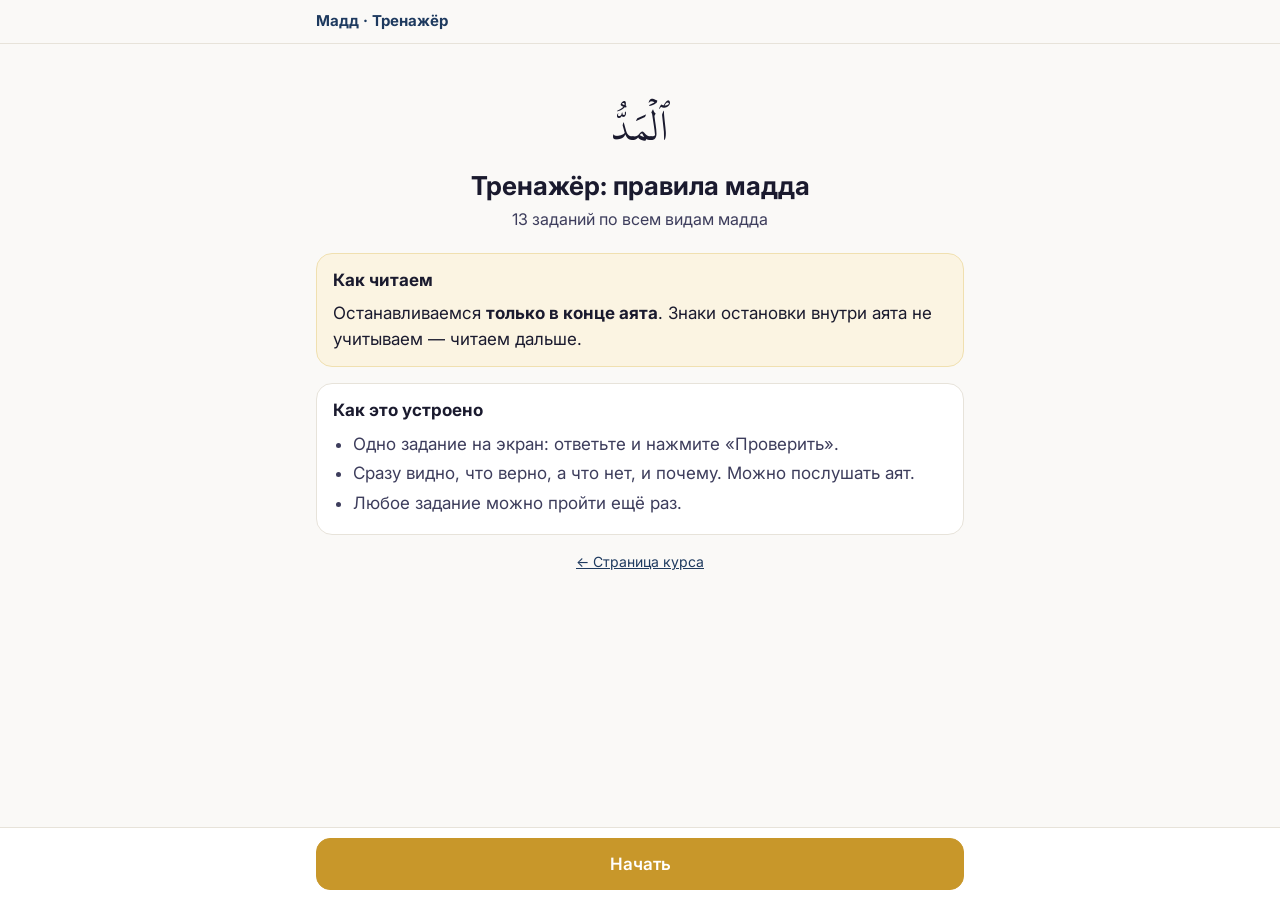
<file: proverka/madd-trenazher.html>
<!DOCTYPE html>
<html lang="ru">
<head>
<meta charset="utf-8">
<meta name="viewport" content="width=device-width, initial-scale=1, viewport-fit=cover">
<meta name="color-scheme" content="light only">
<title>Тренажёр: правила мадда</title>
<link rel="preconnect" href="https://fonts.googleapis.com">
<link href="https://fonts.googleapis.com/css2?family=Inter:wght@400;500;600;700&display=swap" rel="stylesheet">
<style>
@font-face{font-family:'Hand';font-weight:700;font-display:block;src:url([data-uri]) format('woff2')}

@font-face{font-family:'KFGQPC Hafs';font-display:block;src:url([data-uri]) format('woff2')}
:root{color-scheme:light only;--ink:#1a1a2e;--ink-mid:#3d3d5c;--ink-soft:#8a8aa0;--accent:#1e3a5f;--gold:#c8972a;--gold-light:#f0e0b0;--gold-bg:#fbf4e2;
--ok:#2e7d4f;--ok-bg:#e3f2e8;--bad:#c0392b;--bad-bg:#fbe5e2;--grey:#b9b9c6;--line:#e7e3da;--bg:#faf9f7;--card:#fff;
--font-ui:'Inter',system-ui,-apple-system,'Segoe UI',Roboto,sans-serif;--font-ar:'KFGQPC Hafs','Amiri',serif}
*{box-sizing:border-box;-webkit-tap-highlight-color:transparent}
html{-webkit-text-size-adjust:100%;text-size-adjust:100%}
body{margin:0;background:var(--bg);color:var(--ink);font:400 17px/1.5 var(--font-ui)}
button{font-family:inherit;color:inherit}
.wrap{max-width:680px;margin:0 auto;padding:0 16px}
/* шапка */
.top{position:sticky;top:0;z-index:20;background:rgba(250,249,247,.96);backdrop-filter:blur(6px);border-bottom:1px solid var(--line);padding-top:env(safe-area-inset-top)}
.top .wrap{padding-top:10px;padding-bottom:10px}
.top-row{display:flex;align-items:center;justify-content:space-between;gap:10px}
.top-ttl{font-weight:700;font-size:15px;color:var(--accent);white-space:nowrap;overflow:hidden;text-overflow:ellipsis}
.clk{color:var(--accent);font-variant-numeric:tabular-nums}
.top-cnt{font-weight:600;font-size:15px;color:var(--ink-mid);white-space:nowrap}
.prog{height:5px;border-radius:3px;background:var(--line);margin-top:8px;overflow:hidden}
.prog i{display:block;height:100%;background:var(--gold);border-radius:3px;transition:width .3s}
.dots{position:relative;display:flex;gap:4px;margin-top:9px;overflow-x:auto;-webkit-overflow-scrolling:touch;scrollbar-width:none;padding-bottom:2px}
.dots::-webkit-scrollbar{display:none}
.dot{flex:0 0 30px;height:26px;border-radius:13px;border:1.5px solid var(--line);background:#fff;font:600 12px var(--font-ui);color:var(--ink-soft);padding:0;cursor:pointer}
.dot.done{background:var(--gold-light);border-color:var(--gold);color:var(--ink)}
.dot.cur{border-color:var(--accent);box-shadow:0 0 0 2px rgba(30,58,95,.15);color:var(--accent)}
.dot.r-ok{background:var(--ok-bg);border-color:var(--ok);color:var(--ok)}
.dot.r-bad{background:var(--bad-bg);border-color:var(--bad);color:var(--bad)}
/* экран задания */
main{padding:18px 0 120px}
body.nobar main{padding-bottom:30px}
body.nobar .bar{display:none}
.tnum{font-size:14px;font-weight:600;color:var(--gold);letter-spacing:.04em;text-transform:uppercase}
h1{font-size:24px;line-height:1.25;margin:4px 0 8px;color:var(--ink)}
.instr{font-size:17px;color:var(--ink-mid);margin:0 0 10px}
.cond{display:inline-flex;align-items:center;gap:6px;font-size:13.5px;font-weight:500;color:var(--accent);background:#eaf0f7;border-radius:14px;padding:4px 11px;margin-bottom:14px}
.howbtn{font-size:13.5px;font-weight:500;color:var(--ink-soft);background:none;border:none;text-decoration:underline dotted;padding:4px 6px;cursor:pointer;margin-left:4px}
.ar{font-family:var(--font-ar);direction:rtl;text-align:center;color:var(--ink)}
.aya{font-size:clamp(25px,7vw,33px);line-height:2.05;word-spacing:2px}
.num{font-family:var(--font-ar);white-space:nowrap}
.tw{border-bottom:2.5px solid var(--gold);padding-bottom:2px}
.hlm{color:#6B1D2C}
.tw.whole{}
/* карточки */
.card{background:var(--card);border:1.5px solid var(--line);border-radius:16px;padding:12px 14px 14px;margin:0 0 14px;position:relative;transition:border-color .2s,background .2s}
.card .no{position:absolute;top:10px;left:12px;font:700 13px var(--font-ui);color:var(--ink-soft)}
.chips{display:grid;grid-template-columns:repeat(auto-fit,minmax(96px,1fr));gap:8px;margin-top:8px}
.chip{min-height:46px;border-radius:12px;border:1.5px solid var(--line);background:#fff;font:600 15.5px var(--font-ui);padding:6px 8px;cursor:pointer;line-height:1.2}
.chip.sel{border-color:var(--gold);background:var(--gold-light)}
.chip.c-ok{border-color:var(--ok);background:var(--ok-bg);color:var(--ok)}
.chip.c-bad{border-color:var(--bad);background:var(--bad-bg);color:var(--bad)}
.chip:disabled{cursor:default}
.card.r-ok{border-color:var(--ok)}
.card.r-bad{border-color:var(--bad)}
.card.r-miss{border-color:var(--ok);border-style:dashed}
.why{font-size:15px;margin-top:10px;padding:8px 11px;border-radius:10px;background:#f4f2ee;color:var(--ink-mid)}
.why b{color:var(--ink)}
.why.ok b{color:var(--ok)} .why.bad b{color:var(--bad)}
/* карточки выбора */
.grid{display:grid;grid-template-columns:1fr 1fr;gap:12px}
.pick{cursor:pointer;user-select:none;-webkit-user-select:none;text-align:center;padding:14px 10px 12px}
.pick.sel{border-color:var(--gold);background:var(--gold-bg)}
.pick .w1{font-size:clamp(30px,9vw,40px);line-height:1.9}
.pick.r-ok{background:var(--ok-bg)} .pick.r-bad{background:var(--bad-bg)}
.pick.r-miss{background:#fff}
.mark{position:absolute;top:8px;right:10px;width:24px;height:24px;border-radius:50%;border:1.5px solid var(--line);background:#fff;font:700 14px/21px var(--font-ui);text-align:center;color:#fff}
.pick.sel .mark{background:var(--gold);border-color:var(--gold)}
.pick.sel .mark::after{content:"✓"}
.pick.r-ok .mark{background:var(--ok);border-color:var(--ok)}
.pick.r-bad .mark{background:var(--bad);border-color:var(--bad)}
.pick.r-bad .mark::after{content:"✕"}
.pick.r-miss .mark{border-color:var(--ok);border-style:dashed;background:#fff}
.pick.r-miss .mark::after{content:""}
.pick .why{font-size:13.5px;padding:6px 8px;text-align:left}
.pickaya{text-align:center}
/* текст суры с нажатием */
.sura{background:var(--card);border:1.5px solid var(--line);border-radius:16px;padding:10px 12px 14px;margin-bottom:14px}
.sura-head{display:flex;flex-direction:column;align-items:center}
.basm{font-family:var(--font-ar);font-size:clamp(22px,6vw,28px);text-align:center;direction:rtl;margin:0 0 4px;color:var(--ink)}
.flow{font-size:clamp(25px,7vw,33px);line-height:2.15;text-align:justify;text-align-last:center}
.flow .aybl{display:inline}
.tap{cursor:pointer;border-radius:8px;transition:background .15s}
.tap.m{background:var(--gold-light)}
.tap.t-ok{background:var(--ok-bg);color:var(--ok)}
.tap.t-bad{background:var(--bad-bg);color:var(--bad)}
.tap.t-neu{background:#ececf1;color:var(--ink-mid)}
.tap.t-miss{text-decoration:underline dashed var(--ok);text-decoration-thickness:2px;text-underline-offset:10px}
.flow.ro .tap{cursor:default}
.mlist h3{font-size:16px;margin:4px 0 8px;color:var(--ink-mid)}
.mrow{display:flex;align-items:center;gap:10px;background:#fff;border:1.5px solid var(--line);border-radius:14px;padding:8px 10px;margin-bottom:10px}
.mrow .mw{font-family:var(--font-ar);font-size:28px;line-height:1.7;min-width:90px;text-align:center;direction:rtl}
.mrow .chips{flex:1;margin-top:0;grid-template-columns:repeat(3,1fr)}
.mrow .chip{min-height:42px;font-size:13.5px;padding:4px}
.mrow.r-ok{border-color:var(--ok)} .mrow.r-bad{border-color:var(--bad)}
.empty{color:var(--ink-soft);font-size:15px;text-align:center;padding:10px}
.legend{display:flex;flex-wrap:wrap;gap:6px 14px;font-size:13.5px;color:var(--ink-mid);margin:-4px 0 12px}
.legend span.nos::before{display:none}
.legend span::before{content:"";display:inline-block;width:12px;height:12px;border-radius:3px;margin-right:5px;vertical-align:-1px;background:var(--c)}
/* нижняя панель */
.bar{position:fixed;left:0;right:0;bottom:0;z-index:20;background:rgba(255,255,255,.97);border-top:1px solid var(--line);padding-bottom:env(safe-area-inset-bottom)}
.bar .wrap{display:flex;gap:10px;padding-top:10px;padding-bottom:10px}
.btn{flex:1;min-height:52px;border-radius:14px;border:1.5px solid var(--accent);background:var(--accent);color:#fff;font:600 17px var(--font-ui);cursor:pointer}
.btn.sec{background:#fff;color:var(--accent)}
.btn.gold{background:var(--gold);border-color:var(--gold)}
.btn:disabled{opacity:.4;cursor:default}
.btn.small{flex:0 0 auto;padding:0 16px}
/* стартовый и итоговый экраны */
.hero{text-align:center;padding:24px 0 6px}
.hero .ar{font-size:clamp(34px,10vw,46px);line-height:1.8}
.hero h1{font-size:26px;margin:2px 0 4px}
.hero .sub{color:var(--ink-mid);font-size:16px}
.box{background:#fff;border:1.5px solid var(--line);border-radius:16px;padding:14px 16px;margin:16px 0}
.box h3{margin:0 0 8px;font-size:17px}
.box ul{margin:0;padding-left:20px} .box li{margin:4px 0;color:var(--ink-mid)}
.box.gold{background:var(--gold-bg);border-color:var(--gold-light)}
label.fld{display:block;font-weight:600;margin:6px 0}
input.name{width:100%;font:500 18px var(--font-ui);padding:13px 14px;border-radius:12px;border:1.5px solid var(--line);background:#fff;color:var(--ink)}
input.name:focus{outline:none;border-color:var(--gold)}
.score{text-align:center;margin:6px 0 2px}
.res-box{padding:6px 12px;margin:10px 0}
.res-btns{display:flex;gap:10px;margin-top:14px}

.mark-wrap{position:relative;display:inline-block;width:170px;height:140px;margin:0 auto 2px}
.mark-wrap svg{position:absolute;inset:0;width:100%;height:100%;overflow:visible}
.mark-wrap svg path{fill:none;stroke:#c0392b;stroke-width:3.2;stroke-linecap:round;stroke-linejoin:round;stroke-dasharray:640;stroke-dashoffset:640;animation:ink 1s .55s ease-out forwards}
.hand{position:absolute;left:0;right:0;top:50%;transform:translateY(-54%) rotate(-7deg);font-family:'Hand',cursive;font-weight:700;font-size:118px;line-height:1;color:#c0392b;text-align:center;letter-spacing:-2px;opacity:0;animation:pen .45s .1s ease-out forwards}
.hand sup{font-size:.55em;vertical-align:.55em;margin-left:6px}
@keyframes ink{to{stroke-dashoffset:0}}
@keyframes pen{from{opacity:0;transform:translateY(-54%) rotate(-7deg) scale(1.15)}to{opacity:1;transform:translateY(-54%) rotate(-7deg) scale(1)}}
.score .of b{color:var(--ink);font-size:22px}
.score .big{font-size:52px;font-weight:700;line-height:1;color:var(--accent)}
.score .of{font-size:18px;color:var(--ink-soft)}
.verdict{display:inline-block;margin-top:10px;font-weight:700;padding:6px 16px;border-radius:16px}
.verdict.ok{background:var(--ok-bg);color:var(--ok)} .verdict.bad{background:var(--bad-bg);color:var(--bad)}
.who{text-align:center;color:var(--ink-mid);font-size:15px;margin-top:8px}
table.res{width:100%;border-collapse:collapse;font-size:15px}
table.res td{padding:5px 4px;border-bottom:1px solid var(--line);font-size:14px;line-height:1.3}
table.res td:last-child{text-align:right;font-weight:600;white-space:nowrap}
table.res tr.full td:last-child{color:var(--ok)}
table.res tr.low td:last-child{color:var(--bad)}
table.res.parts td{font-size:16px;padding:7px 4px}
table.res th{text-align:left;font-size:13px;color:var(--accent);padding:10px 4px 3px}
details.res-box summary{cursor:pointer;font-weight:600;padding:8px 0;color:var(--accent)}
.note{font-size:14px;color:var(--ink-soft);text-align:center;margin-top:10px}
/* окно */
.ov{position:fixed;inset:0;background:rgba(26,26,46,.45);z-index:50;display:flex;align-items:flex-end;justify-content:center}
.sheet{background:#fff;width:100%;max-width:680px;border-radius:20px 20px 0 0;padding:20px 18px calc(18px + env(safe-area-inset-bottom));max-height:88vh;overflow:auto;animation:up .25s}
@media(min-width:700px){.ov{align-items:center}.sheet{border-radius:20px;max-width:560px}}
@keyframes up{from{transform:translateY(40px);opacity:0}}
.sheet h2{margin:0 0 10px;font-size:21px}
.sheet p{margin:8px 0;color:var(--ink-mid)}
.sheet .btns{display:flex;gap:10px;margin-top:16px}
.demo{background:var(--bg);border-radius:12px;padding:10px 12px;margin:10px 0;font-size:15px;color:var(--ink-mid)}
.play{width:34px;height:34px;border-radius:50%;border:1.5px solid var(--gold);background:#fff;color:var(--gold);font:700 13px var(--font-ui);cursor:pointer;padding:0;flex-shrink:0}
.play.on{background:var(--gold);color:#fff}
.card .play{position:absolute;top:8px;right:10px}
.aynum-play{display:flex;justify-content:center;gap:8px;flex-wrap:wrap;margin-top:6px}
.aynum-play button{border:1.5px solid var(--gold);background:#fff;color:var(--gold);border-radius:16px;font:600 13.5px var(--font-ui);padding:4px 10px;cursor:pointer}
.aynum-play button.on{background:var(--gold);color:#fff}
.sura-frame{display:flex;align-items:center;justify-content:center;gap:16px;margin:0 auto 4px;flex-shrink:0}
.sura-frame::before,.sura-frame::after{content:"";height:96px;width:37px;background:center/contain no-repeat;flex-shrink:0}
.sura-frame::after{background-image:url("data:image/svg+xml,%3Csvg%20xmlns%3D%22http%3A//www.w3.org/2000/svg%22%20viewBox%3D%22196%20-1568%20960%202499%22%3E%3Cpath%20transform%3D%22scale%281%2C-1%29%22%20fill%3D%22%23c8972a%22%20d%3D%22M971%20297Q934%20283%20875%20205Q822%20138%20779%20138Q772%20138%20763.5%20141.5Q755%20145%20753%20145Q743%20159%20736%20163Q740%20149%20740%20136Q740%2086%20694%2052Q652%2021%20602%2021Q548%2021%20518%2061Q490%2098%20490%20153Q490%20184%20512.0%20208.5Q534%20233%20566%20233Q615%20233%20625%20177Q623%20181%20618%20181Q614%20181%20611%20179Q605%20218%20564%20218Q544%20218%20525.5%20196.5Q507%20175%20507%20154Q507%20114%20532.0%2088.0Q557%2062%20597%2062Q638%2062%20664.0%2091.0Q690%20120%20690%20163Q690%20186%20681%20210Q671%20229%20662%20250Q664%20250%20673.5%20256.0Q683%20262%20690%20262Q666%20262%20718.0%20242.5Q770%20223%20787%20223Q822%20223%20849%20242Q878%20265%20934%20311L848%20379Q818%20397%20785%20397Q748%20397%20689%20359Q682%20359%20672.5%20365.0Q663%20371%20662%20371Q689%20433%20689%20457Q689%20501%20663.5%20529.5Q638%20558%20596%20558Q556%20558%20531.0%20532.5Q506%20507%20506%20467Q506%20446%20524.5%20424.5Q543%20403%20564%20403Q604%20403%20610%20442Q613%20440%20616%20440Q621%20440%20624%20444Q614%20388%20565%20388Q533%20388%20511.5%20412.0Q490%20436%20490%20468Q490%20523%20516%20560Q547%20600%20601%20600Q651%20600%20693%20569Q738%20535%20738%20486Q738%20472%20735%20458Q741%20462%20753%20477Q754%20477%20762.5%20480.5Q771%20484%20777%20484Q822%20484%20874%20416Q934%20338%20970%20324Q993%20315%20993.0%20311.0Q993%20307%20971%20297ZM342%201334Q349%201312%20334%201276Q261%201286%20220%201404Q215%201421%20211%201457Q217%201442%20235%201414Q247%201402%20293%201377Q334%201355%20342%201334ZM341%20-710Q334%20-732%20293.5%20-753.0Q253%20-774%20242%20-784Q226%20-798%20211%20-833Q212%20-816%20220%20-781Q261%20-662%20334%20-652Q348%20-687%20341%20-710ZM316%201431Q321%201408%20301%201373Q230%201391%20201%201515Q196%201534%20196%201568Q201%201554%20216%201523Q226%201509%20271%201479Q311%201454%20316%201431ZM631%20839Q634%20754%20609%20697Q595%20667%20532%20584Q487%20523%20487%20480Q487%20437%20512.5%20409.5Q538%20382%20581%20382Q614%20382%20614%20355Q614%20320%20583%20320Q519%20320%20472.0%20362.0Q425%20404%20425%20468Q425%20545%20465%20580Q437%20599%20437%20650Q437%20673%20447%20694Q515%20838%20516%20884Q519%20981%20477%201076Q434%201175%20358%201228Q298%201271%20293%201317Q291%201340%20305.5%201362.0Q320%201384%20341%201386Q384%201391%20399%201353Q405%201337%20399%201322Q390%201296%20365%201296Q331%201296%20331%201330Q331%201349%20352%201356Q339%201358%20332.5%201345.0Q326%201332%20327%201318Q330%201295%20360%201269Q618%201071%20631%20839ZM631%20-202Q623%20-406%20360%20-632Q346%20-644%20341%20-650Q330%20-663%20327%20-682Q326%20-695%20332.5%20-707.5Q339%20-720%20352%20-719Q331%20-711%20331%20-692Q331%20-659%20365%20-659Q390%20-659%20399%20-685Q404%20-700%20399%20-715Q384%20-754%20341%20-749Q319%20-746%20305.0%20-724.5Q291%20-703%20293%20-680Q298%20-634%20358%20-591Q434%20-538%20477%20-439Q519%20-344%20516%20-247Q515%20-201%20447%20-57Q437%20-36%20437%20-13Q437%2038%20465%2056Q425%2092%20425%20169Q425%20233%20472.0%20275.0Q519%20317%20583%20317Q614%20317%20614%20282Q614%20254%20581%20254Q538%20254%20512.5%20226.5Q487%20199%20487%20157Q487%20113%20532%2053Q596%20-32%20609%20-60Q634%20-116%20631%20-202ZM316%20-794Q310%20-817%20271.5%20-842.5Q233%20-868%20222%20-879Q208%20-895%20196%20-931Q196%20-914%20201%20-877Q230%20-753%20301%20-736Q321%20-771%20316%20-794ZM1156%20307H1062Q985%20349%20935%20430Q876%20528%20741%20550Q864%20597%20874%20715Q854%20854%20749%20876Q736%20876%20722%20870Q727%20871%20734%20871Q773%20871%20773%20823Q773%20802%20754.0%20787.5Q735%20773%20714%20773Q656%20777%20650%20840Q652%20918%20745%20935Q799%20936%20864%20889Q1010%20729%20898%20552Q976%20527%20991%20460Q1037%20381%201156%20307ZM673%20922Q638%201134%20390%201303Q684%201217%20750%20956ZM650%20830Q652%20899%20731%20908Q804%20896%20811%20830Q802%20752%20731%20749Q652%20754%20650%20830ZM640%20660Q642%20729%20721%20738Q794%20726%20801%20660Q792%20582%20721%20579Q642%20584%20640%20660ZM991%20177Q976%20110%20898%2085Q1010%20-92%20864%20-252Q799%20-299%20745%20-298Q652%20-281%20650%20-203Q656%20-140%20714%20-136Q735%20-136%20754.0%20-150.5Q773%20-165%20773%20-186Q773%20-234%20734%20-234Q727%20-234%20722%20-233Q736%20-239%20749%20-239Q854%20-217%20874%20-78Q864%2040%20741%2087Q876%20109%20935%20207Q985%20288%201062%20330H1156Q1037%20256%20991%20177ZM750%20-319Q684%20-580%20390%20-666Q638%20-497%20673%20-285ZM731%20-112Q802%20-115%20811%20-193Q804%20-259%20731%20-271Q652%20-262%20650%20-193Q652%20-117%20731%20-112ZM721%2058Q792%2055%20801%20-23Q794%20-89%20721%20-101Q642%20-92%20640%20-23Q642%2053%20721%2058Z%22/%3E%3C/svg%3E")}
.sura-frame::before{background-image:url("data:image/svg+xml,%3Csvg%20xmlns%3D%22http%3A//www.w3.org/2000/svg%22%20viewBox%3D%22-4%20-1568%20960%202499%22%3E%3Cpath%20transform%3D%22scale%281%2C-1%29%22%20fill%3D%22%23c8972a%22%20d%3D%22M182%20324Q217%20338%20278%20416Q330%20484%20375%20484Q381%20484%20389.5%20480.5Q398%20477%20399%20477Q411%20462%20417%20458Q414%20472%20414%20486Q414%20535%20459%20569Q500%20600%20551%20600Q605%20600%20635%20560Q662%20523%20662%20468Q662%20436%20640.5%20412.0Q619%20388%20587%20388Q538%20388%20528%20444Q531%20440%20536%20440Q539%20440%20542%20442Q548%20403%20588%20403Q609%20403%20627.5%20424.5Q646%20446%20646%20467Q646%20507%20621.0%20532.5Q596%20558%20556%20558Q514%20558%20488.5%20529.5Q463%20501%20463%20457Q463%20433%20490%20371Q489%20371%20479.5%20365.0Q470%20359%20463%20359Q404%20397%20366%20397Q334%20397%20304%20379L217%20311Q274%20265%20302%20242Q330%20223%20364%20223Q382%20223%20434.0%20242.5Q486%20262%20462%20262Q469%20262%20478.5%20256.0Q488%20250%20490%20250Q481%20229%20471%20210Q462%20186%20462%20163Q462%20120%20488.0%2091.0Q514%2062%20555%2062Q595%2062%20619.5%2088.0Q644%20114%20644%20154Q644%20175%20626.0%20196.5Q608%20218%20588%20218Q547%20218%20541%20179Q538%20181%20534%20181Q529%20181%20527%20177Q537%20233%20586%20233Q618%20233%20640.0%20208.5Q662%20184%20662%20153Q662%2098%20633%2061Q604%2021%20550%2021Q499%2021%20458%2052Q412%2086%20412%20136Q412%20149%20416%20163Q409%20159%20399%20145Q397%20145%20388.5%20141.5Q380%20138%20373%20138Q330%20138%20277%20205Q217%20283%20181%20297Q159%20307%20158.5%20311.0Q158%20315%20182%20324ZM859%201377Q905%201402%20917%201414Q935%201442%20941%201457Q937%201421%20932%201404Q891%201286%20818%201276Q803%201312%20810%201334Q818%201355%20859%201377ZM818%20-652Q891%20-662%20932%20-781Q940%20-816%20941%20-833Q926%20-798%20910%20-784Q899%20-774%20858.5%20-753.0Q818%20-732%20811%20-710Q804%20-687%20818%20-652ZM881%201479Q926%201509%20936%201523Q951%201554%20956%201568Q956%201534%20951%201515Q922%201391%20851%201373Q831%201408%20836%201431Q841%201454%20881%201479ZM792%201269Q822%201295%20825%201318Q826%201332%20819.5%201345.0Q813%201358%20800%201356Q821%201349%20821%201330Q821%201296%20787%201296Q762%201296%20753%201322Q747%201337%20753%201353Q768%201391%20811%201386Q832%201384%20846.5%201362.0Q861%201340%20859%201317Q854%201271%20794%201228Q718%201175%20675%201076Q633%20981%20636%20884Q637%20838%20705%20694Q715%20673%20715%20650Q715%20599%20687%20580Q727%20545%20727%20468Q727%20404%20680.0%20362.0Q633%20320%20569%20320Q538%20320%20538%20355Q538%20382%20571%20382Q614%20382%20639.5%20409.5Q665%20437%20665%20480Q665%20523%20620%20584Q557%20667%20543%20697Q518%20754%20521%20839Q534%201071%20792%201269ZM543%20-60Q556%20-32%20620%2053Q665%20113%20665%20157Q665%20199%20639.5%20226.5Q614%20254%20571%20254Q538%20254%20538%20282Q538%20317%20569%20317Q633%20317%20680.0%20275.0Q727%20233%20727%20169Q727%2092%20687%2056Q715%2038%20715%20-13Q715%20-36%20705%20-57Q637%20-201%20636%20-247Q633%20-344%20675%20-439Q718%20-538%20794%20-591Q854%20-634%20859%20-680Q861%20-703%20847.0%20-724.5Q833%20-746%20811%20-749Q768%20-754%20753%20-715Q748%20-700%20753%20-685Q762%20-659%20787%20-659Q821%20-659%20821%20-692Q821%20-711%20800%20-719Q813%20-720%20819.5%20-707.5Q826%20-695%20825%20-682Q822%20-663%20811%20-650Q806%20-644%20792%20-632Q529%20-406%20521%20-202Q518%20-116%20543%20-60ZM851%20-736Q922%20-753%20951%20-877Q956%20-914%20956%20-931Q944%20-895%20930%20-879Q919%20-868%20880.5%20-842.5Q842%20-817%20836%20-794Q831%20-771%20851%20-736ZM161%20460Q176%20527%20254%20552Q142%20729%20288%20889Q352%20936%20407%20935Q499%20918%20501%20840Q495%20777%20438%20773Q417%20773%20398.0%20787.5Q379%20802%20379%20823Q379%20871%20418%20871Q424%20871%20430%20870Q416%20876%20403%20876Q298%20854%20278%20715Q288%20597%20411%20550Q276%20528%20217%20430Q167%20349%2090%20307H-4Q115%20381%20161%20460ZM401%20956Q468%201217%20762%201303Q514%201134%20479%20922ZM421%20749Q350%20752%20341%20830Q348%20896%20421%20908Q500%20899%20502%20830Q500%20754%20421%20749ZM431%20579Q360%20582%20351%20660Q358%20726%20431%20738Q510%20729%20512%20660Q510%20584%20431%20579ZM-4%20330H90Q167%20288%20217%20207Q276%20109%20411%2087Q288%2040%20278%20-78Q298%20-217%20403%20-239Q416%20-239%20430%20-233Q424%20-234%20418%20-234Q379%20-234%20379%20-186Q379%20-165%20398.0%20-150.5Q417%20-136%20438%20-136Q495%20-140%20501%20-203Q499%20-281%20407%20-298Q352%20-299%20288%20-252Q142%20-92%20254%2085Q176%20110%20161%20177Q115%20256%20-4%20330ZM479%20-285Q514%20-497%20762%20-666Q468%20-580%20401%20-319ZM502%20-193Q500%20-262%20421%20-271Q348%20-259%20341%20-193Q350%20-115%20421%20-112Q500%20-117%20502%20-193ZM512%20-23Q510%20-92%20431%20-101Q358%20-89%20351%20-23Q360%2055%20431%2058Q510%2053%20512%20-23Z%22/%3E%3C/svg%3E")}
.sura-frame{gap:8px;margin:0 auto}
.sura-frame::before,.sura-frame::after{height:62px;width:24px}
.sura-frame span{font-family:var(--font-ar);font-weight:700;font-size:30px;line-height:1.5;color:var(--ink);direction:rtl;white-space:nowrap}
.sign{display:flex;justify-content:center;align-items:center;gap:12px;margin:0 0 6px;font-size:14px;color:var(--ink-soft)}
.sign svg{height:56px;width:auto}
.aya{overflow-wrap:anywhere}
.chip{hyphens:auto;-webkit-hyphens:auto;overflow-wrap:break-word;min-width:0}
</style>
</head>
<body>
<header class="top"><div class="wrap" id="top"></div></header>
<main><div class="wrap" id="app"></div></main>
<footer class="bar"><div class="wrap" id="bar"></div></footer>
<div id="ovl"></div>
<script type="application/json" id="data">{"mode": "t", "title": "Тренажёр: правила мадда", "short": "Мадд · Тренажёр", "tasks": [{"key": "kl", "kind": "label", "title": "Короткий или длинный?", "instr": "Для каждого выделенного места выберите: мадд короткий (2 счёта) или длинный.", "opts": ["Короткий", "Длинный"], "items": [{"ans": "Длинный", "au": "https://everyayah.com/data/Husary_Muallim_128kbps/089021.mp3", "words": ["كـَلَّآۖ", "إِذَا", "دُكَّتِ", "ٱلۡأَرۡضُ", "دَكّٗا", "دَكّٗا"], "ti": 0, "num": "٢١", "tw": ["كـَ‍", "‍لَّآۖ", ""]}, {"ans": "Короткий", "au": "https://everyayah.com/data/Husary_Muallim_128kbps/089021.mp3", "words": ["كـَلَّآۖ", "إِذَا", "دُكَّتِ", "ٱلۡأَرۡضُ", "دَكّٗا", "دَكّٗا"], "ti": 5, "num": "٢١", "tw": "دَكّٗا"}, {"ans": "Длинный", "au": "https://everyayah.com/data/Husary_Muallim_128kbps/107005.mp3", "words": ["ٱلَّذِينَ", "هُمۡ", "عَن", "صَلَاتِهِمۡ", "سَاهُونَ"], "ti": 4, "num": "٥", "tw": ["سَا", "هُو", "نَ"]}]}, {"key": "cnt", "kind": "label", "title": "Сколько счётов?", "instr": "Выберите, на сколько счётов тянется выделенный мадд.", "opts": ["2", "4 или 5", "2, 4 или 6", "6"], "items": [{"ans": "4 или 5", "au": "https://everyayah.com/data/Husary_Muallim_128kbps/106002.mp3", "words": ["إِۦلَٰفِهِمۡ", "رِحۡلَةَ", "ٱلشِّتَآءِ", "وَٱلصَّيۡفِ"], "ti": 2, "num": "٢", "tw": ["ٱلشِّ‍", "‍تَآ", "ءِ"]}, {"ans": "2, 4 или 6", "au": "https://everyayah.com/data/Husary_Muallim_128kbps/106004.mp3", "words": ["ٱلَّذِيٓ", "أَطۡعَمَهُم", "مِّن", "جُوعٖ", "وَءَامَنَهُم", "مِّنۡ", "خَوۡفِۭ"], "ti": 6, "num": "٤", "tw": ["", "خَوۡ", "فِۭ"]}, {"ans": "6", "au": "https://everyayah.com/data/Husary_Muallim_128kbps/001007.mp3", "words": ["صِرَٰطَ", "ٱلَّذِينَ", "أَنۡعَمۡتَ", "عَلَيۡهِمۡ", "غَيۡرِ", "ٱلۡمَغۡضُوبِ", "عَلَيۡهِمۡ", "وَلَا", "ٱلضَّآلِّينَ"], "ti": 8, "num": "٧", "tw": ["ٱل‍", "‍ضَّآ", "لِّينَ"]}, {"ans": "2", "au": "https://everyayah.com/data/Husary_Muallim_128kbps/092007.mp3", "words": ["فَسَنُيَسِّرُهُۥ", "لِلۡيُسۡرَىٰ"], "ti": 0, "num": "٧", "tw": ["فَسَنُيَسِّرُ", "هُۥ", ""]}]}, {"key": "iw", "kind": "pickAya", "title": "Мадд ивад", "instr": "Нажмите на аяты, где при остановке на последнем слове будет мадд ивад.", "opts": null, "items": [{"ok": true, "tw": "مِهَٰدٗا", "why": "", "words": ["أَلَمۡ", "نَجۡعَلِ", "ٱلۡأَرۡضَ", "مِهَٰدٗا"], "ti": 3, "num": "٦", "au": "https://everyayah.com/data/Husary_Muallim_128kbps/078006.mp3"}, {"ok": true, "tw": "جَمّٗا", "why": "", "words": ["وَتُحِبُّونَ", "ٱلۡمَالَ", "حُبّٗا", "جَمّٗا"], "ti": 3, "num": "٢٠", "au": "https://everyayah.com/data/Husary_Muallim_128kbps/089020.mp3"}, {"ok": false, "tw": "حَامِيَةٗ", "why": "та марбута: при остановке читается «х», алифа нет", "words": ["تَصۡلَىٰ", "نَارًا", "حَامِيَةٗ"], "ti": 2, "num": "٤", "au": "https://everyayah.com/data/Husary_Muallim_128kbps/088004.mp3"}, {"ok": false, "tw": "أَحَدُۢ", "why": "танвин дамм: при остановке просто сукун", "words": ["وَلَمۡ", "يَكُن", "لَّهُۥ", "كُفُوًا", "أَحَدُۢ"], "ti": 4, "num": "٤", "au": "https://everyayah.com/data/Husary_Muallim_128kbps/112004.mp3"}]}, {"key": "bd", "kind": "pickWord", "title": "Мадд бадаль", "instr": "Нажмите на все слова, в которых есть мадд бадаль.", "opts": null, "items": [{"ok": true, "tw": "ءَانِيَةٖ", "why": "", "au": "https://audio.qurancdn.com/wbw/088_005_004.mp3"}, {"ok": true, "tw": "لِإِيلَٰفِ", "why": "", "au": "https://audio.qurancdn.com/wbw/106_001_001.mp3"}, {"ok": false, "tw": "ٱلشِّتَآءِ", "why": "хамза после буквы мадда — это муттасиль", "au": "https://audio.qurancdn.com/wbw/106_002_003.mp3"}, {"ok": false, "tw": "جَآءَ", "why": "хамза после буквы мадда — это муттасиль", "au": "https://audio.qurancdn.com/wbw/110_001_002.mp3"}]}, {"key": "sl", "kind": "label", "title": "Сыля: малая, большая или её нет?", "instr": "Для каждого выделенного местоимения ه выберите вид сыли.", "opts": ["Сыля сугра", "Сыля кубра", "Сыли нет"], "items": [{"ans": "Сыля сугра", "au": "https://everyayah.com/data/Husary_Muallim_128kbps/092007.mp3", "words": ["فَسَنُيَسِّرُهُۥ", "لِلۡيُسۡرَىٰ"], "ti": 0, "num": "٧", "tw": ["فَسَنُيَسِّرُ", "هُۥ", ""]}, {"ans": "Сыля кубра", "au": "https://everyayah.com/data/Husary_Muallim_128kbps/092011.mp3", "words": ["وَمَا", "يُغۡنِي", "عَنۡهُ", "مَالُهُۥٓ", "إِذَا", "تَرَدَّىٰٓ"], "ti": 3, "num": "١١", "tw": ["مَالُ‍", "‍هُۥٓ", ""]}, {"ans": "Сыли нет", "au": "https://everyayah.com/data/Husary_Muallim_128kbps/092011.mp3", "words": ["وَمَا", "يُغۡنِي", "عَنۡهُ", "مَالُهُۥٓ", "إِذَا", "تَرَدَّىٰٓ"], "ti": 2, "num": "١١", "tw": ["عَنۡ‍", "‍هُ", ""], "why": "перед ه сукун (نۡ) — сыли нет"}, {"ans": "Сыли нет", "au": "https://everyayah.com/data/Husary_Muallim_128kbps/097001.mp3", "words": ["إِنَّآ", "أَنزَلۡنَٰهُ", "فِي", "لَيۡلَةِ", "ٱلۡقَدۡرِ"], "ti": 1, "num": "١", "tw": ["أَنزَلۡنَٰ‍", "‍هُ", ""], "why": "перед ه буква мадда (алиф), а она всегда с сукуном — сыли нет"}]}, {"key": "mm", "kind": "label", "title": "Муттасиль или мунфасиль?", "instr": "Для каждого выделенного места выберите вид мадда.", "opts": ["Муттасиль", "Мунфасиль"], "items": [{"ans": "Муттасиль", "au": "https://everyayah.com/data/Husary_Muallim_128kbps/110001.mp3", "words": ["إِذَا", "جَآءَ", "نَصۡرُ", "ٱللَّهِ", "وَٱلۡفَتۡحُ"], "ti": 1, "num": "١", "tw": ["", "جَآ", "ءَ"]}, {"ans": "Мунфасиль", "au": "https://everyayah.com/data/Husary_Muallim_128kbps/081015.mp3", "words": ["فَلَآ", "أُقۡسِمُ", "بِٱلۡخُنَّسِ"], "ti": 0, "num": "١٥", "tw": ["فَ‍", "‍لَآ", ""]}, {"ans": "Мунфасиль", "au": "https://everyayah.com/data/Husary_Muallim_128kbps/083032.mp3", "words": ["وَإِذَا", "رَأَوۡهُمۡ", "قَالُوٓاْ", "إِنَّ", "هَٰٓؤُلَآءِ", "لَضَآلُّونَ"], "ti": 2, "num": "٣٢", "tw": ["قَا", "لُوٓ", "اْ"]}, {"ans": "Муттасиль", "au": "https://everyayah.com/data/Husary_Muallim_128kbps/106002.mp3", "words": ["إِۦلَٰفِهِمۡ", "رِحۡلَةَ", "ٱلشِّتَآءِ", "وَٱلصَّيۡفِ"], "ti": 2, "num": "٢", "tw": ["ٱلشِّ‍", "‍تَآ", "ءِ"]}]}, {"key": "find", "kind": "tap", "title": "Найдите в суре длинный мадд из-за хамзы", "instr": "Нажмите на все слова, где мадд длинный из-за хамзы. Затем ниже выберите вид для каждой отметки.", "opts": ["Муттасиль", "Мунфасиль", "Сыля кубра"], "targets": {"89:25:3": "Сыля кубра", "89:26:2": "Сыля кубра", "89:27:0": "Мунфасиль", "89:28:0": "Мунфасиль"}, "alt": {"89:27:0": ["Муттасиль", "В мусхафе يَا пишется слитно со следующим словом, поэтому ответ «муттасиль» засчитан. Но يَا — отдельное слово (обращение «О!»), а хамза стоит уже в следующем слове: это мунфасиль."]}, "blocks": [{"num": "٢٥", "n": 25, "au": "https://everyayah.com/data/Husary_Muallim_128kbps/089025.mp3", "words": [{"t": "فَيَوۡمَئِذٖ", "k": "89:25:0"}, {"t": "لَّا", "k": "89:25:1"}, {"t": "يُعَذِّبُ", "k": "89:25:2"}, {"t": "عَذَابَهُۥٓ", "k": "89:25:3"}, {"t": "أَحَدٞ", "k": "89:25:4"}]}, {"num": "٢٦", "n": 26, "au": "https://everyayah.com/data/Husary_Muallim_128kbps/089026.mp3", "words": [{"t": "وَلَا", "k": "89:26:0"}, {"t": "يُوثِقُ", "k": "89:26:1"}, {"t": "وَثَاقَهُۥٓ", "k": "89:26:2"}, {"t": "أَحَدٞ", "k": "89:26:3"}]}, {"num": "٢٧", "n": 27, "au": "https://everyayah.com/data/Husary_Muallim_128kbps/089027.mp3", "words": [{"t": "يَٰٓأَيَّتُهَا", "k": "89:27:0"}, {"t": "ٱلنَّفۡسُ", "k": "89:27:1"}, {"t": "ٱلۡمُطۡمَئِنَّةُ", "k": "89:27:2"}]}, {"num": "٢٨", "n": 28, "au": "https://everyayah.com/data/Husary_Muallim_128kbps/089028.mp3", "words": [{"t": "ٱرۡجِعِيٓ", "k": "89:28:0"}, {"t": "إِلَىٰ", "k": "89:28:1"}, {"t": "رَبِّكِ", "k": "89:28:2"}, {"t": "رَاضِيَةٗ", "k": "89:28:3"}, {"t": "مَّرۡضِيَّةٗ", "k": "89:28:4"}]}], "order": ["89:25:0", "89:25:1", "89:25:2", "89:25:3", "89:25:4", "89:26:0", "89:26:1", "89:26:2", "89:26:3", "89:27:0", "89:27:1", "89:27:2", "89:28:0", "89:28:1", "89:28:2", "89:28:3", "89:28:4"], "wtext": {"89:25:0": "فَيَوۡمَئِذٖ", "89:25:1": "لَّا", "89:25:2": "يُعَذِّبُ", "89:25:3": "عَذَابَهُۥٓ", "89:25:4": "أَحَدٞ", "89:26:0": "وَلَا", "89:26:1": "يُوثِقُ", "89:26:2": "وَثَاقَهُۥٓ", "89:26:3": "أَحَدٞ", "89:27:0": "يَٰٓأَيَّتُهَا", "89:27:1": "ٱلنَّفۡسُ", "89:27:2": "ٱلۡمُطۡمَئِنَّةُ", "89:28:0": "ٱرۡجِعِيٓ", "89:28:1": "إِلَىٰ", "89:28:2": "رَبِّكِ", "89:28:3": "رَاضِيَةٗ", "89:28:4": "مَّرۡضِيَّةٗ"}, "sura": "سُورَةُ ٱلۡفَجۡرِ"}, {"key": "ar", "kind": "label", "title": "Арид или табиъий?", "instr": "Помните: остановка только в конце аята. Выберите вид для каждого выделенного мадда.", "opts": ["Арид", "Табиъий"], "items": [{"ans": "Табиъий", "au": "https://everyayah.com/data/Husary_Muallim_128kbps/107001.mp3", "words": ["أَرَءَيۡتَ", "ٱلَّذِي", "يُكَذِّبُ", "بِٱلدِّينِ"], "ti": 1, "num": "١", "tw": ["ٱلَّ‍", "‍ذِي", ""]}, {"ans": "Арид", "au": "https://everyayah.com/data/Husary_Muallim_128kbps/107001.mp3", "words": ["أَرَءَيۡتَ", "ٱلَّذِي", "يُكَذِّبُ", "بِٱلدِّينِ"], "ti": 3, "num": "١", "tw": ["بِٱل‍", "‍دِّي‍", "‍نِ"]}, {"ans": "Табиъий", "au": "https://everyayah.com/data/Husary_Muallim_128kbps/107003.mp3", "words": ["وَلَا", "يَحُضُّ", "عَلَىٰ", "طَعَامِ", "ٱلۡمِسۡكِينِ"], "ti": 3, "num": "٣", "tw": ["طَ‍", "‍عَا", "مِ"]}, {"ans": "Арид", "au": "https://everyayah.com/data/Husary_Muallim_128kbps/107003.mp3", "words": ["وَلَا", "يَحُضُّ", "عَلَىٰ", "طَعَامِ", "ٱلۡمِسۡكِينِ"], "ti": 4, "num": "٣", "tw": ["ٱلۡمِسۡ‍", "‍كِي‍", "‍نِ"]}]}, {"key": "lin", "kind": "tap", "title": "Мадд лин", "instr": "Нажмите на все слова, где при остановке будет мадд лин.", "opts": null, "targets": {"106:1:1": "Лин", "106:2:3": "Лин", "106:3:3": "Лин", "106:4:6": "Лин"}, "alt": {}, "blocks": [{"num": "١", "n": 1, "au": "https://everyayah.com/data/Husary_Muallim_128kbps/106001.mp3", "words": [{"t": "لِإِيلَٰفِ", "k": "106:1:0"}, {"t": "قُرَيۡشٍ", "k": "106:1:1"}]}, {"num": "٢", "n": 2, "au": "https://everyayah.com/data/Husary_Muallim_128kbps/106002.mp3", "words": [{"t": "إِۦلَٰفِهِمۡ", "k": "106:2:0"}, {"t": "رِحۡلَةَ", "k": "106:2:1"}, {"t": "ٱلشِّتَآءِ", "k": "106:2:2"}, {"t": "وَٱلصَّيۡفِ", "k": "106:2:3"}]}, {"num": "٣", "n": 3, "au": "https://everyayah.com/data/Husary_Muallim_128kbps/106003.mp3", "words": [{"t": "فَلۡيَعۡبُدُواْ", "k": "106:3:0"}, {"t": "رَبَّ", "k": "106:3:1"}, {"t": "هَٰذَا", "k": "106:3:2"}, {"t": "ٱلۡبَيۡتِ", "k": "106:3:3"}]}, {"num": "٤", "n": 4, "au": "https://everyayah.com/data/Husary_Muallim_128kbps/106004.mp3", "words": [{"t": "ٱلَّذِيٓ", "k": "106:4:0"}, {"t": "أَطۡعَمَهُم", "k": "106:4:1"}, {"t": "مِّن", "k": "106:4:2"}, {"t": "جُوعٖ", "k": "106:4:3"}, {"t": "وَءَامَنَهُم", "k": "106:4:4"}, {"t": "مِّنۡ", "k": "106:4:5"}, {"t": "خَوۡفِۭ", "k": "106:4:6"}]}], "order": ["106:1:0", "106:1:1", "106:2:0", "106:2:1", "106:2:2", "106:2:3", "106:3:0", "106:3:1", "106:3:2", "106:3:3", "106:4:0", "106:4:1", "106:4:2", "106:4:3", "106:4:4", "106:4:5", "106:4:6"], "wtext": {"106:1:0": "لِإِيلَٰفِ", "106:1:1": "قُرَيۡشٍ", "106:2:0": "إِۦلَٰفِهِمۡ", "106:2:1": "رِحۡلَةَ", "106:2:2": "ٱلشِّتَآءِ", "106:2:3": "وَٱلصَّيۡفِ", "106:3:0": "فَلۡيَعۡبُدُواْ", "106:3:1": "رَبَّ", "106:3:2": "هَٰذَا", "106:3:3": "ٱلۡبَيۡتِ", "106:4:0": "ٱلَّذِيٓ", "106:4:1": "أَطۡعَمَهُم", "106:4:2": "مِّن", "106:4:3": "جُوعٖ", "106:4:4": "وَءَامَنَهُم", "106:4:5": "مِّنۡ", "106:4:6": "خَوۡفِۭ"}}, {"key": "lz", "kind": "pickWord", "title": "Мадд лязим в слове", "instr": "Нажмите на все слова, в которых есть мадд лязим.", "opts": null, "items": [{"ok": true, "tw": "ٱلطَّآمَّةُ", "why": "", "au": "https://audio.qurancdn.com/wbw/079_034_003.mp3"}, {"ok": true, "tw": "لَضَآلُّونَ", "why": "", "au": "https://audio.qurancdn.com/wbw/083_032_006.mp3"}, {"ok": false, "tw": "ٱلشِّتَآءِ", "why": "после буквы мадда хамза — это муттасиль", "au": "https://audio.qurancdn.com/wbw/106_002_003.mp3"}, {"ok": false, "tw": "جَآءَ", "why": "после буквы мадда хамза — это муттасиль", "au": "https://audio.qurancdn.com/wbw/110_001_002.mp3"}]}, {"key": "harf", "kind": "label", "title": "Буквы в начале сур", "instr": "Сколько тянется выделенная буква?", "opts": ["6 счётов", "2 счёта", "Без мадда"], "items": [{"ans": "Без мадда", "au": "https://everyayah.com/data/Husary_Muallim_128kbps/007001.mp3", "words": ["الٓمٓصٓ"], "ti": 0, "num": "١", "tw": ["", "ا", "لٓمٓصٓ"]}, {"ans": "2 счёта", "au": "https://everyayah.com/data/Husary_Muallim_128kbps/020001.mp3", "words": ["طه"], "ti": 0, "num": "١", "tw": ["", "ط‍", "‍ه"]}, {"ans": "6 счётов", "au": "https://everyayah.com/data/Husary_Muallim_128kbps/019001.mp3", "words": ["كٓهيعٓصٓ"], "ti": 0, "num": "١", "tw": ["", "كٓ‍", "‍هيعٓصٓ"]}, {"ans": "6 счётов", "au": "https://everyayah.com/data/Husary_Muallim_128kbps/042001.mp3", "words": ["حمٓ"], "ti": 0, "num": "١", "tw": ["ح‍", "‍مٓ", ""]}]}, {"key": "muh", "kind": "label", "title": "Мухаффаф или мусаккаль?", "instr": "Выделенная буква тянется на 6 счётов. Это мухаффаф или мусаккаль?", "opts": ["Мухаффаф", "Мусаккаль"], "items": [{"ans": "Мусаккаль", "au": "https://everyayah.com/data/Husary_Muallim_128kbps/028001.mp3", "words": ["طسٓمٓ"], "ti": 0, "num": "١", "tw": ["ط‍", "‍سٓ‍", "‍مٓ"]}, {"ans": "Мухаффаф", "au": "https://everyayah.com/data/Husary_Muallim_128kbps/028001.mp3", "words": ["طسٓمٓ"], "ti": 0, "num": "١", "tw": ["طسٓ‍", "‍مٓ", ""]}, {"ans": "Мусаккаль", "au": "https://everyayah.com/data/Husary_Muallim_128kbps/007001.mp3", "words": ["الٓمٓصٓ"], "ti": 0, "num": "١", "tw": ["ا", "لٓ‍", "‍مٓصٓ"]}]}, {"key": "all", "kind": "label", "title": "Итоговое задание", "instr": "Назовите вид мадда для каждого выделенного места.", "opts": ["Табиъий", "Ивад", "Бадаль", "Сыля сугра", "Сыля кубра", "Муттасиль", "Мунфасиль", "Арид", "Лин", "Лязим"], "items": [{"ans": "Бадаль", "au": "https://everyayah.com/data/Husary_Muallim_128kbps/083029.mp3", "words": ["إِنَّ", "ٱلَّذِينَ", "أَجۡرَمُواْ", "كَانُواْ", "مِنَ", "ٱلَّذِينَ", "ءَامَنُواْ", "يَضۡحَكُونَ"], "ti": 6, "num": "٢٩", "tw": ["", "ءَا", "مَنُواْ"]}, {"ans": "Мунфасиль", "au": "https://everyayah.com/data/Husary_Muallim_128kbps/083031.mp3", "words": ["وَإِذَا", "ٱنقَلَبُوٓاْ", "إِلَىٰٓ", "أَهۡلِهِمُ", "ٱنقَلَبُواْ", "فَكِهِينَ"], "ti": 2, "num": "٣١", "tw": ["إِ", "لَىٰٓ", ""]}, {"ans": "Муттасиль", "au": "https://everyayah.com/data/Husary_Muallim_128kbps/083032.mp3", "words": ["وَإِذَا", "رَأَوۡهُمۡ", "قَالُوٓاْ", "إِنَّ", "هَٰٓؤُلَآءِ", "لَضَآلُّونَ"], "ti": 4, "num": "٣٢", "tw": ["هَٰٓؤُ", "لَآ", "ءِ"]}, {"ans": "Лязим", "au": "https://everyayah.com/data/Husary_Muallim_128kbps/083032.mp3", "words": ["وَإِذَا", "رَأَوۡهُمۡ", "قَالُوٓاْ", "إِنَّ", "هَٰٓؤُلَآءِ", "لَضَآلُّونَ"], "ti": 5, "num": "٣٢", "tw": ["لَ‍", "‍ضَآ", "لُّونَ"]}, {"ans": "Арид", "au": "https://everyayah.com/data/Husary_Muallim_128kbps/083033.mp3", "words": ["وَمَآ", "أُرۡسِلُواْ", "عَلَيۡهِمۡ", "حَٰفِظِينَ"], "ti": 3, "num": "٣٣", "tw": ["حَٰفِ‍", "‍ظِي‍", "‍نَ"]}]}]}</script>
<script>
var D = JSON.parse(document.getElementById('data').textContent);
var MODE = D.mode;                // 't' — тренажёр, 'k' — контрольная
var KEY = D.key || 'madd-kontrolnaya-v1';
var S;                            // состояние
var GEN = {
 'Табиъий':'после буквы мадда нет ни хамзы, ни сукуна — 2 счёта',
 'Ивад':'остановка на танвине фатх: вместо танвина читаем алиф — 2 счёта',
 'Бадаль':'хамза стоит перед буквой мадда в том же слове — 2 счёта',
 'Сыля сугра':'местоимение \u2068ه\u2069 между огласовками, следующее слово не с хамзы — 2 счёта',
 'Сыля кубра':'местоимение \u2068ه\u2069 между огласовками, следующее слово начинается с хамзы — 4 или 5',
 'Муттасиль':'хамза после буквы мадда в том же слове — 4 или 5',
 'Мунфасиль':'буква мадда в конце слова, следующее слово начинается с хамзы — 4 или 5',
 'Арид':'остановка: после буквы мадда последняя буква слова получила сукун — 2, 4 или 6',
 'Лин':'вав или йа с сукуном после фатхи, остановка на следующей букве — 2, 4 или 6',
 'Лязим':'после буквы мадда постоянный сукун или ташдид — 6 счётов',
 'Мухаффаф':'сукун в конце названия буквы остаётся сукуном',
 'Мусаккаль':'сукун в конце названия буквы сливается со следующей буквой — получается ташдид'
};
if(D.gen)for(var _g in D.gen)GEN[_g]=D.gen[_g];
var HOW = {
 label:['Выберите ответ','Под каждым аятом нажмите на правильный ответ для выделенного места. Выделенное место подчёркнуто золотом.'],
 pickAya:['Отметьте аяты','Нажмите на карточки с подходящими аятами. Повторное нажатие снимает отметку.<br>За каждую лишнюю отметку снимается балл, поэтому не отмечайте наугад.'],
 pickWord:['Отметьте слова','Нажмите на все подходящие слова. Повторное нажатие снимает отметку.<br>За каждую лишнюю отметку снимается балл, поэтому не отмечайте наугад.'],
 tap:['Нажимайте на слова в тексте','Нажмите на слово — оно станет золотым. Нажмите ещё раз — отметка снимется.<br>За каждую лишнюю отметку снимается балл.'],
 tapl:['Отметьте и назовите','1) Нажмите в суре на все нужные слова — они станут золотыми.<br>2) Под сурой появится список ваших отметок: для каждой выберите вид мадда.<br>За лишнюю отметку снимается балл; если вид выбран неверно, место не засчитывается.']
};
if(D.how)for(var _h in D.how)HOW[_h]=D.how[_h];
function ex(t,x){return (t&&t.gen&&t.gen[x])||GEN[x]||''}
function esc(t){return String(t).replace(/[&<>"]/g,function(c){return{'&':'&amp;','<':'&lt;','>':'&gt;','"':'&quot;'}[c]})}
function save(){if(MODE!=='k')return;try{localStorage.setItem(KEY,JSON.stringify(S))}catch(e){}}
function load(){try{var v=localStorage.getItem(KEY);return v?JSON.parse(v):null}catch(e){return null}}
function fresh(){return{scr:'start',cur:0,ans:D.tasks.map(function(t){return t.kind==='label'?{}:(t.kind==='tap'?{}:[])}),chk:D.tasks.map(function(){return false}),how:{},name:'',group:'',t0:0,t1:0}}
function init(){
 var h=location.hash,re=false,old=MODE==='k'?load():null;
 if(MODE==='k'&&h==='#reset'){try{localStorage.removeItem(KEY)}catch(e){}old=null}
 if(MODE==='k'&&h==='#peresdacha'&&!(old&&old.retake)&&!(old&&!old.t1&&old.scr!=='start')){try{localStorage.removeItem(KEY)}catch(e){}old=null;re=true}
 if(h)history.replaceState(null,'',location.pathname);
 S=old||fresh(); if(re)S.retake=true; render();
}
/* ---------- оценка ---------- */
function okL(it,v){return v===it.ans||(it.alt&&v===it.alt)}
function neu(t,k){return !!(t.neutral&&t.neutral[k])}
function okT(t,k,v){return !t.opts||v===t.targets[k]||(t.alt&&t.alt[k]&&v===t.alt[k][0])}
function grade(i){
 var t=D.tasks[i],a=S.ans[i],got=0,max=0;
 if(t.kind==='label'){t.items.forEach(function(it,j){max++;if(okL(it,a[j]))got++})}
 else if(t.kind==='pickAya'||t.kind==='pickWord'){var g=0;t.items.forEach(function(it,j){var s=a.indexOf(j)>=0;if(it.ok){max++;if(s)g++}else if(s)g--});got=Math.max(0,g)}
 else{var g=0;max=Object.keys(t.targets).length;Object.keys(a).forEach(function(k){if(k in t.targets){if(okT(t,k,a[k]))g++}else if(!neu(t,k))g--});got=Math.max(0,g)}
 return{got:got,max:max};
}
function nokind(i){var a=S.ans[i],t=D.tasks[i];if(t.kind!=='tap'||!t.opts||Array.isArray(a))return false;return Object.keys(a).some(function(k){return a[k]==null})}
function answered(i){var a=S.ans[i],t=D.tasks[i];return t.kind==='label'?Object.keys(a).length>0:(Array.isArray(a)?a.length>0:Object.keys(a).length>0)}
function total(){var g=0,m=0;D.tasks.forEach(function(t,i){var r=grade(i);g+=r.got;m+=r.max});return{got:g,max:m,pct:Math.round(g/m*100)}}
function shown(i){return MODE==='t'?S.chk[i]:S.scr==='review'}
/* ---------- аудио (только тренажёр) ---------- */
function mark(p){if(D.pass&&p<D.pass)return '2';return p>=95?'5':p>=90?'5-':p>=80?'4':p>=75?'4-':p>=65?'3':p>=50?'3-':'2'}
function two(n){return(n<10?'0':'')+n}
function clk(){var x=Math.max(0,Math.floor((Date.now()-S.t0)/1000));return '⏱ '+Math.floor(x/60)+':'+two(x%60)}
setInterval(function(){var e=document.getElementById('clk');if(e&&S.scr==='task')e.textContent=clk()},1000);
var _au=null,_ab=null;
function auStop(){if(_au){_au.pause();_au.onended=null}if(_ab)_ab.classList.remove('on');_au=_ab=null}
function play(btn,url,ev){if(ev)ev.stopPropagation();var same=_ab===btn;auStop();if(same)return;_au=new Audio(url);_ab=btn;btn.classList.add('on');_au.onended=auStop;_au.play().catch(function(){auStop();btn.title='Нет связи с сервером аудио'})}
function playBtn(url,cls){return MODE==='t'&&url?'<button class="play '+(cls||'')+'" onclick="play(this,\''+url+'\',event)" title="Послушать">&#9654;</button>':''}
/* ---------- разметка арабского ---------- */
function wordHTML(w,cls){ // w = [pre,mid,post] или строка
 if(typeof w==='string')return '<span class="tw whole'+(cls||'')+'">'+w+'</span>';
 return '<span class="tw'+(cls||'')+'">'+w[0]+'<span class="hlm">'+w[1]+'</span>'+w[2]+'</span>';
}
function ayaHTML(it){
 var pre=it.pre?'<div class="sign">'+it.pre+'</div>':'';
 var h=it.words.map(function(w,k){return k===it.ti?wordHTML(it.tw):w}).join(' ');
 if(it.num)h+='<span class="num"> '+it.num+'</span>';
 return pre+'<div class="ar aya">'+h+'</div>';
}
/* ---------- экраны ---------- */
function render(){auStop();closeOv();renderTop();var f={start:rStart,task:rTask,result:rResult,review:rTask}[S.scr];f();window.scrollTo(0,0)}
function renderTop(){
 var el=document.getElementById('top'),h='<div class="top-row"><div class="top-ttl">'+esc(D.short)+(S.retake?' · пересдача':'')+'</div>';
 if(S.scr==='task'||S.scr==='review'){h+='<div class="top-cnt">'+(MODE==='k'&&S.scr==='task'?'<span class="clk" id="clk">'+clk()+'</span> · ':'')+(S.scr==='review'?'Разбор · ':'')+'Задание '+(S.cur+1)+' из '+D.tasks.length+'</div></div>';
  if(MODE==='k'){h+='<div class="dots">'+D.tasks.map(function(t,i){var c='dot';if(S.scr==='review'){var r=grade(i);c+=r.got===r.max?' r-ok':' r-bad'}else if(answered(i)&&!nokind(i))c+=' done';if(i===S.cur)c+=' cur';return '<button class="'+c+'" onclick="go('+i+')">'+(i+1)+'</button>'}).join('')+'</div>'}
  else h+='<div class="prog"><i style="width:'+((S.cur+(S.chk[S.cur]?1:0))/D.tasks.length*100)+'%"></i></div>';
 }else h+='</div>';
 el.innerHTML=h;
 var cd=el.querySelector('.dot.cur');if(cd){var dd=cd.parentNode;dd.scrollLeft=cd.offsetLeft-dd.clientWidth/2+cd.offsetWidth/2}
}
function bar(html){document.getElementById('bar').innerHTML=html;document.body.classList.toggle('nobar',!html)}
function rStart(){
 var k=MODE==='k';
 document.getElementById('app').innerHTML='<div class="hero"><div class="ar">'+(D.hero||'ٱلۡمَدُّ')+'</div><h1>'+esc(D.title)+(S.retake?' · пересдача':'')+'</h1><div class="sub">'+D.tasks.length+' '+(D.sub||'заданий по всем видам мадда')+'</div></div>'+
 '<div class="box gold"><h3>Как читаем</h3>Останавливаемся <b>только в конце аята</b>. Знаки остановки внутри аята не учитываем — читаем дальше.</div>'+
 '<div class="box"><h3>Как это устроено</h3><ul>'+(k?
  '<li>Одно задание на экран. Переходить можно вперёд и назад, номера заданий — вверху.</li><li>Ответы сохраняются на этом телефоне: можно закрыть страницу и продолжить позже.</li><li>Правильные ответы — только после кнопки «Завершить». Попытка одна.</li><li>За каждое верное место — балл, за лишнюю отметку балл снимается. Итог — из 100 баллов и оценка от 2 до 5. Контрольная сдана от '+(D.pass||50)+' баллов (оценка '+(D.pass>=65?'3':'3−')+' и выше).</li><li>В конце сделайте скриншот итога и отправьте преподавателю. Никакие данные никуда не отправляются.</li>':
  '<li>Одно задание на экран: ответьте и нажмите «Проверить».</li><li>Сразу видно, что верно, а что нет, и почему. Можно послушать аят.</li><li>Любое задание можно пройти ещё раз.</li>')+'</ul></div>'+
 '<p class="note" style="margin:0 0 14px"><a href="../" style="color:var(--accent)">← Страница курса</a></p>'+(k?(D.group?'<label class="fld" for="nm">Имя</label><input class="name" id="nm" autocomplete="given-name" placeholder="Например, Ахмад" value="'+esc(S.name)+'" oninput="S.name=this.value;okGo()"><label class="fld" for="gr" style="margin-top:12px">Номер группы</label><input class="name" id="gr" autocomplete="off" inputmode="numeric" placeholder="Например, 2" value="'+esc(S.group||'')+'" oninput="S.group=this.value;okGo()">':'<label class="fld" for="nm">Ваше имя</label><input class="name" id="nm" autocomplete="name" placeholder="Имя и фамилия" value="'+esc(S.name)+'" oninput="S.name=this.value;okGo()">'):'');
 bar('<button class="btn gold" id="go" '+(k&&!canGo()?'disabled':'')+' onclick="start()">Начать</button>');
}
function canGo(){return !!S.name.trim()&&(!D.group||!!String(S.group||'').trim())}
function okGo(){document.getElementById('go').disabled=!canGo()}
function start(){if(MODE==='k'){if(!canGo())return;S.name=S.name.trim();S.group=String(S.group||'').trim();S.t0=Date.now()}S.scr='task';S.cur=0;save();render()}
function go(i){S.cur=i;save();render()}
function howKey(t){return t.kind==='tap'?(t.opts?'tapl':'tap'):t.kind}
function showHow(k){var h=HOW[k];document.getElementById('ovl').innerHTML='<div class="ov" onclick="if(event.target===this)closeOv()"><div class="sheet"><h2>Как отвечать: '+h[0].toLowerCase()+'</h2><p>'+h[1]+'</p><div class="btns"><button class="btn gold" onclick="closeOv()">Понятно</button></div></div></div>'}
function closeOv(){document.getElementById('ovl').innerHTML=''}
function rTask(){
 var i=S.cur,t=D.tasks[i],ro=shown(i),h='';
 h+='<div class="tnum">Задание '+(i+1)+'</div><h1>'+esc(t.title)+'</h1><p class="instr">'+esc(t.instr)+'</p>';
 h+='<div>'+(D.nocond?'':'<span class="cond">⏸ Остановка — только в конце аята</span>')+'<button class="howbtn" onclick="showHow(\''+howKey(t)+'\')">Как отвечать?</button></div>';
 if(ro){var r=grade(i);h+='<div class="box '+(r.got===r.max?'':'gold')+'" style="margin-top:0"><b>Верно '+r.got+' из '+r.max+'</b>'+(r.got===r.max?' — отлично!':'')+'</div>';
  h+='<div class="legend"><span style="--c:var(--ok)">верно</span><span style="--c:var(--bad)">ошибка</span>'+(t.kind!=='label'?'<span class="nos">пунктир — пропущено</span>':'')+'</div>'}
 h+={label:tLabel,pickAya:tPick,pickWord:tPick,tap:tTap}[t.kind](t,i,ro);
 document.getElementById('app').innerHTML=h;
 // кнопки
 var last=i===D.tasks.length-1;
 if(S.scr==='review')bar('<button class="btn sec small" '+(i?'':'disabled')+' onclick="go('+(i-1)+')">‹</button><button class="btn sec" onclick="S.scr=\'result\';render()">К итогу</button><button class="btn sec small" '+(last?'disabled':'')+' onclick="go('+(i+1)+')">›</button>');
 else if(MODE==='t'){if(!S.chk[i])bar('<button class="btn gold" onclick="check()">Проверить</button>');
  else bar('<button class="btn sec" onclick="redo()">Ещё раз</button><button class="btn" onclick="'+(last?'finish()':'go('+(i+1)+')')+'">'+(last?'Итог':'Дальше')+'</button>')}
 else bar('<button class="btn sec small" '+(i?'':'disabled')+' onclick="go('+(i-1)+')">‹ Назад</button>'+(last?'<button class="btn gold" onclick="askFinish()">Завершить</button>':'<button class="btn" onclick="go('+(i+1)+')">Дальше ›</button>'));
 if(!ro&&!S.how[howKey(t)]){S.how[howKey(t)]=1;save();showHow(howKey(t))}
}
function check(){S.chk[S.cur]=true;render()}
function redo(){var t=D.tasks[S.cur];S.ans[S.cur]=t.kind==='label'||t.kind==='tap'?{}:[];S.chk[S.cur]=false;render()}
/* тип 1: выбор ответа для каждого места */
function tLabel(t,i,ro){
 var a=S.ans[i];
 return t.items.map(function(it,j){
  var cls='card',why='';
  if(ro){var ok=okL(it,a[j]);cls+=ok?' r-ok':' r-bad';
   if(ok&&a[j]!==it.ans)why='<div class="why ok"><b>Засчитано.</b> '+esc(it.altwhy)+'</div>';
   else why='<div class="why '+(ok?'ok':'bad')+'">'+(ok?'<b>Верно.</b> ':(a[j]===undefined?'<b>Нет ответа.</b> ':'<b>Ошибка.</b> ')+'Правильно: <b>'+esc(it.ans)+'</b>. ')+esc(it.why||ex(t,it.ans))+'</div>'}
  var ch='<div class="chips">'+t.opts.map(function(o){var c='chip';if(a[j]===o)c+=' sel';if(ro){if(o===it.ans||(a[j]===o&&okL(it,o)))c+=' c-ok';else if(a[j]===o)c+=' c-bad'}
   return '<button class="'+c+'" '+(ro?'disabled':'')+' onclick="setL('+j+',\''+o+'\')">'+esc(o)+'</button>'}).join('')+'</div>';
  return '<div class="'+cls+'"><span class="no">'+(j+1)+'</span>'+(ro?playBtn(it.au):'')+ayaHTML(it)+ch+why+'</div>';
 }).join('');
}
function setL(j,o){var a=S.ans[S.cur];if(a[j]===o)delete a[j];else a[j]=o;save();rTask();renderTop()}
/* тип 2: отметить карточки */
function tPick(t,i,ro){
 var a=S.ans[i];
 var h='<div class="'+(t.kind==='pickWord'?'grid':'')+'">';
 h+=t.items.map(function(it,j){
  var s=a.indexOf(j)>=0,cls='card pick'+(t.kind==='pickAya'?' pickaya':''),why='';
  if(ro){if(it.ok&&s)cls+=' r-ok';else if(it.ok)cls+=' r-miss';else if(s){cls+=' r-bad';why='<div class="why">'+esc(it.why||'')+'</div>'}}
  else if(s)cls+=' sel';
  var body=t.kind==='pickWord'?'<div class="ar w1">'+(typeof it.tw==='string'?it.tw:it.tw.join(''))+'</div>':ayaHTML(it);
  if(ro&&it.ok&&!s)why='<div class="why">Это место нужно было отметить.</div>';
  return '<div class="'+cls+'" '+(ro?'':'onclick="togP('+j+')"')+'><span class="mark"></span>'+(ro&&MODE==='t'&&it.au?'<button class="play" style="position:absolute;top:8px;left:10px" onclick="play(this,\''+it.au+'\',event)">&#9654;</button>':'')+body+why+'</div>';
 }).join('');
 return h+'</div>';
}
function togP(j){var a=S.ans[S.cur],k=a.indexOf(j);if(k>=0)a.splice(k,1);else a.push(j);save();rTask();renderTop()}
/* тип 3: нажатие на слова в суре */
function tTap(t,i,ro){
 var a=S.ans[i],h='<div class="sura">';
 if(t.sura)h+='<div class="sura-head"><div class="sura-frame"><span>'+t.sura+'</span></div>'+(t.basmala?'<div class="basm">'+t.basmala+'</div>':'')+'</div>';
 h+='<div class="ar flow'+(ro?' ro':'')+'">';
 h+=t.blocks.map(function(b){
  return '<span class="aybl">'+b.words.map(function(w){
   var c='tap',m=w.k in a,tg=w.k in t.targets;
   if(ro){if(m&&tg)c+=okT(t,w.k,a[w.k])?' t-ok':' t-bad';else if(m)c+=neu(t,w.k)?' t-neu':' t-bad';else if(tg)c+=' t-miss'}
   else if(m)c+=' m';
   return '<span class="'+c+'" '+(ro?'':'onclick="togT(\''+w.k+'\')"')+'>'+w.t+'</span>';
  }).join(' ')+'<span class="num"> '+b.num+'</span></span>';
 }).join(' ')+'</div>';
 if(ro&&MODE==='t')h+='<div class="aynum-play">'+t.blocks.map(function(b){return '<button onclick="play(this,\''+b.au+'\',event)">▶ аят '+b.n+'</button>'}).join('')+'</div>';
 h+='</div>';
 if(t.opts){
  var keys=t.order.filter(function(k){return k in a||(ro&&k in t.targets)});
  h+='<div class="mlist"><h3>'+(ro?'Разбор отметок':'Ваши отметки')+'</h3>';
  if(!keys.length)h+='<div class="empty">Нажмите на слова в суре — они появятся здесь.</div>';
  h+=keys.map(function(k){
   var c='mrow',why='',tg=k in t.targets,m=k in a;
   if(ro){if(!tg&&neu(t,k)){why='<div class="why"><b>Не учитывается.</b> Конец аята: здесь остановка, правило не действует. Балл не снимается.</div>'}
    else if(!tg){c+=' r-bad';why='<div class="why bad"><b>Лишняя отметка.</b> '+esc(t.extra||'Здесь нет длинного мадда из-за хамзы.')+'</div>'}
    else if(!m){why='<div class="why"><b>Пропущено.</b> Правильно: <b>'+t.targets[k]+'</b> — '+esc(ex(t,t.targets[k]))+'</div>'}
    else if(a[k]==null){c+=' r-bad';why='<div class="why bad"><b>Вид не выбран.</b> Слово отмечено, но вид ниже не выбран. Правильно: <b>'+t.targets[k]+'</b> — '+esc(ex(t,t.targets[k]))+'</div>'}
    else if(a[k]===t.targets[k]){c+=' r-ok';why='<div class="why ok"><b>Верно.</b> '+esc(ex(t,t.targets[k]))+'</div>'}
    else if(okT(t,k,a[k])){c+=' r-ok';why='<div class="why ok"><b>Засчитано.</b> '+esc(t.alt[k][1])+'</div>'}
    else{c+=' r-bad';why='<div class="why bad"><b>Вид неверный.</b> Правильно: <b>'+t.targets[k]+'</b> — '+esc(ex(t,t.targets[k]))+'</div>'}}
   var ch='<div class="chips">'+t.opts.map(function(o){var cc='chip';if(a[k]===o)cc+=' sel';if(ro&&tg){if(o===t.targets[k]||(a[k]===o&&okT(t,k,o)))cc+=' c-ok';else if(a[k]===o)cc+=' c-bad'}else if(ro&&a[k]===o)cc+=' c-bad';
    return '<button class="'+cc+'" '+(ro?'disabled':'')+' onclick="setT(\''+k+'\',\''+o+'\')">'+o+'</button>'}).join('')+'</div>';
   if(!ro&&a[k]==null){c+=' r-bad';why='<div class="why bad">Выберите вид для этого слова.</div>'}
   return '<div class="'+c+'" style="flex-wrap:wrap"><div class="mw">'+t.wtext[k]+'</div>'+ch+(why?'<div style="flex-basis:100%">'+why+'</div>':'')+'</div>';
  }).join('')+'</div>';
 }else if(ro){
  h+=Object.keys(t.targets).filter(function(k){return !(k in a)}).length?'<div class="why">Пунктиром подчёркнуты места, которые нужно было отметить.</div>':'';
  if(Object.keys(a).some(function(k){return neu(t,k)}))h+='<div class="why">Серым — конец аята: там остановка, правило не действует. Балл за такую отметку не снимается.</div>';
  if(Object.keys(a).some(function(k){return !(k in t.targets)&&!neu(t,k)})&&t.extra)h+='<div class="why bad">Красным — лишние отметки: '+esc(t.extra)+'</div>';
 }
 return h;
}
function togT(k){var a=S.ans[S.cur];if(k in a)delete a[k];else a[k]=null;save();rTask();renderTop()}
function setT(k,o){var a=S.ans[S.cur];a[k]=o;save();rTask();renderTop()}
/* ---------- завершение ---------- */
function askFinish(){
 var un=D.tasks.map(function(t,i){return answered(i)?0:i+1}).filter(Boolean),nk=D.tasks.map(function(t,i){return nokind(i)?i+1:0}).filter(Boolean);
 document.getElementById('ovl').innerHTML='<div class="ov"><div class="sheet"><h2>Завершить контрольную?</h2>'+(un.length?'<p>Без ответа задания: <b>'+un.join(', ')+'</b>.</p>':'<p>На все задания есть ответы.</p>')+(nk.length?'<p style="color:var(--bad)">Отмечены слова, но <b>не выбран вид</b> в заданиях: <b>'+nk.join(', ')+'</b>. Такие отметки не засчитываются.</p>':'')+'<p>После завершения изменить ответы будет нельзя.</p><div class="btns"><button class="btn sec" onclick="closeOv()">Вернуться</button><button class="btn gold" onclick="closeOv();finish()">Завершить</button></div></div></div>';
}
function finish(){if(MODE==='k'){S.t1=Date.now();S.scr='result'}else S.scr='result';save();render()}

function rResult(){
 var T=total(),M=mark(T.pct),pass=T.pct>=(D.pass||50),h='<div class="hero" style="padding:0"><h1 style="font-size:22px">'+(MODE==='k'?(S.retake?'Итог пересдачи':'Итог контрольной'):'Итог тренажёра')+'</h1></div>';
 h+='<div class="score"><div class="mark-wrap"><svg viewBox="0 0 170 140"><path d="M128 22 C 98 6, 40 10, 20 44 C 4 74, 26 118, 82 126 C 136 132, 166 100, 158 62 C 152 34, 120 18, 90 20"/></svg><div class="hand">'+M.charAt(0)+(M.length>1?'<sup>–</sup>':'')+'</div></div><div class="of"><b>'+T.pct+'</b> из 100 баллов</div>'+(MODE==='k'?'<div class="verdict '+(pass?'ok':'bad')+'">'+(pass?'Контрольная сдана':'Не сдано: нужно '+(D.pass||50)+' баллов')+'</div>':'')+'</div>';
 if(MODE==='k'){var d=new Date(S.t1),m=Math.round((S.t1-S.t0)/60000);
  h+='<div class="who"><b>'+esc(S.name)+(S.group?' · группа '+esc(S.group):'')+'</b><br>'+two(d.getDate())+'.'+two(d.getMonth()+1)+'.'+d.getFullYear()+', '+two(d.getHours())+':'+two(d.getMinutes())+' · '+(m<1?'меньше минуты':m+' мин')+'</div>'}
 var rows=D.tasks.map(function(t,i){var r=grade(i);return '<tr class="'+(r.got===r.max?'full':(r.got/r.max<.5?'low':''))+'"><td>'+(i+1)+'. '+esc(t.title)+'</td><td>'+r.got+' из '+r.max+'</td></tr>'});
 if(D.parts){ /* итог по частям работы: [название, первое задание, последнее задание] (с 0) */
  h+='<div class="box res-box"><table class="res parts">'+D.parts.map(function(p){var g=0,m=0;for(var i=p[1];i<=p[2];i++){var r=grade(i);g+=r.got;m+=r.max}var q=Math.round(g/m*100);
   return '<tr class="'+(q>=90?'full':(q<50?'low':''))+'"><td>'+esc(p[0])+'</td><td>'+q+' %</td></tr>'}).join('')+'</table></div>';
  h+='<details class="box res-box"><summary>Баллы по заданиям</summary><table class="res">'+D.parts.map(function(p){return '<tr><th colspan="2">'+esc(p[0])+'</th></tr>'+rows.slice(p[1],p[2]+1).join('')}).join('')+'</table></details>';
 } else h+='<div class="box res-box"><table class="res">'+rows.join('')+'</table></div>';
 if(MODE==='k')h+='<div class="note">Сделайте скриншот этого экрана и отправьте преподавателю.</div>';
 h+='<div class="res-btns">'+(MODE==='k'?'<button class="btn" onclick="S.scr=\'review\';S.cur=0;render()">Посмотреть ошибки</button>':'<button class="btn sec" onclick="S=fresh();S.scr=\'task\';render()">Пройти заново</button><button class="btn" onclick="S.scr=\'task\';S.cur=0;render()">К заданиям</button>')+'</div>';
 document.getElementById('app').innerHTML=h;
 bar('');
}
init();
</script>
</body>
</html>
</file>
